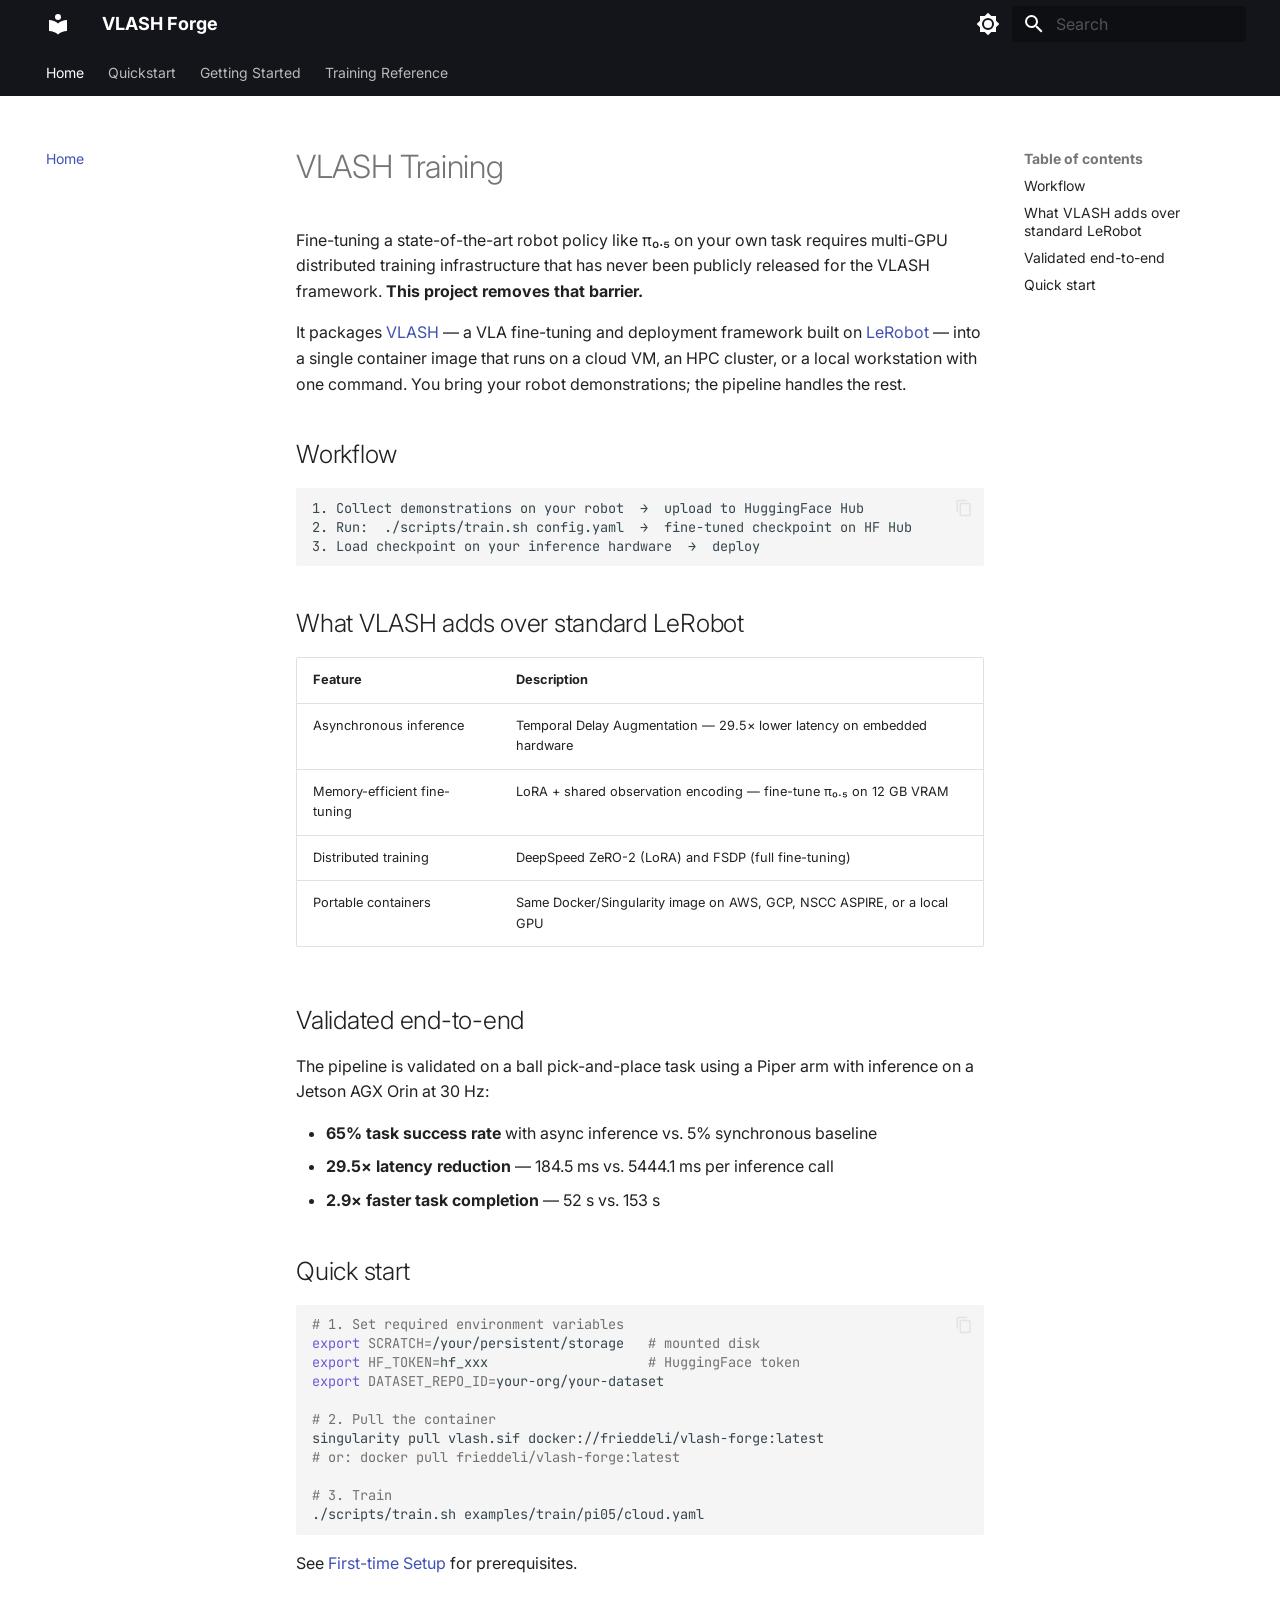
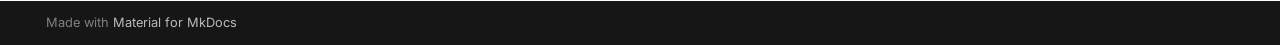
<file: index.html>
<!doctype html>
<html lang="en" class="no-js">
  <head>
    
      <meta charset="utf-8">
      <meta name="viewport" content="width=device-width,initial-scale=1">
      
        <meta name="description" content="Portable VLA fine-tuning on cloud and HPC — one command to train anywhere">
      
      
      
        <link rel="canonical" href="https://frieddeli.github.io/VLASH-Forge/">
      
      
      
        <link rel="next" href="quickstart/">
      
      
        
      
      
      <link rel="icon" href="assets/images/favicon.png">
      <meta name="generator" content="mkdocs-1.6.1, mkdocs-material-9.7.6">
    
    
      
        <title>VLASH Forge</title>
      
    
    
      <link rel="stylesheet" href="assets/stylesheets/main.484c7ddc.min.css">
      
        
        <link rel="stylesheet" href="assets/stylesheets/palette.ab4e12ef.min.css">
      
      


    
    
      
    
    
      
        
        
        <link rel="preconnect" href="https://fonts.gstatic.com" crossorigin>
        <link rel="stylesheet" href="https://fonts.googleapis.com/css?family=Inter:300,300i,400,400i,700,700i%7CJetBrains+Mono:400,400i,700,700i&display=fallback">
        <style>:root{--md-text-font:"Inter";--md-code-font:"JetBrains Mono"}</style>
      
    
    
      <link rel="stylesheet" href="stylesheets/extra.css">
    
    <script>__md_scope=new URL(".",location),__md_hash=e=>[...e].reduce(((e,_)=>(e<<5)-e+_.charCodeAt(0)),0),__md_get=(e,_=localStorage,t=__md_scope)=>JSON.parse(_.getItem(t.pathname+"."+e)),__md_set=(e,_,t=localStorage,a=__md_scope)=>{try{t.setItem(a.pathname+"."+e,JSON.stringify(_))}catch(e){}}</script>
    
      

    
    
  </head>
  
  
    
    
      
    
    
    
    
    <body dir="ltr" data-md-color-scheme="default" data-md-color-primary="black" data-md-color-accent="deep-orange">
  
    
    <input class="md-toggle" data-md-toggle="drawer" type="checkbox" id="__drawer" autocomplete="off">
    <input class="md-toggle" data-md-toggle="search" type="checkbox" id="__search" autocomplete="off">
    <label class="md-overlay" for="__drawer"></label>
    <div data-md-component="skip">
      
        
        <a href="#vlash-training" class="md-skip">
          Skip to content
        </a>
      
    </div>
    <div data-md-component="announce">
      
    </div>
    
    
      

<header class="md-header" data-md-component="header">
  <nav class="md-header__inner md-grid" aria-label="Header">
    <a href="." title="VLASH Forge" class="md-header__button md-logo" aria-label="VLASH Forge" data-md-component="logo">
      
  
  <svg xmlns="http://www.w3.org/2000/svg" viewBox="0 0 24 24"><path d="M12 8a3 3 0 0 0 3-3 3 3 0 0 0-3-3 3 3 0 0 0-3 3 3 3 0 0 0 3 3m0 3.54C9.64 9.35 6.5 8 3 8v11c3.5 0 6.64 1.35 9 3.54 2.36-2.19 5.5-3.54 9-3.54V8c-3.5 0-6.64 1.35-9 3.54"/></svg>

    </a>
    <label class="md-header__button md-icon" for="__drawer">
      
      <svg xmlns="http://www.w3.org/2000/svg" viewBox="0 0 24 24"><path d="M3 6h18v2H3zm0 5h18v2H3zm0 5h18v2H3z"/></svg>
    </label>
    <div class="md-header__title" data-md-component="header-title">
      <div class="md-header__ellipsis">
        <div class="md-header__topic">
          <span class="md-ellipsis">
            VLASH Forge
          </span>
        </div>
        <div class="md-header__topic" data-md-component="header-topic">
          <span class="md-ellipsis">
            
              Home
            
          </span>
        </div>
      </div>
    </div>
    
      
        <form class="md-header__option" data-md-component="palette">
  
    
    
    
    <input class="md-option" data-md-color-media="" data-md-color-scheme="default" data-md-color-primary="black" data-md-color-accent="deep-orange"  aria-label="Switch to dark mode"  type="radio" name="__palette" id="__palette_0">
    
      <label class="md-header__button md-icon" title="Switch to dark mode" for="__palette_1" hidden>
        <svg xmlns="http://www.w3.org/2000/svg" viewBox="0 0 24 24"><path d="M12 8a4 4 0 0 0-4 4 4 4 0 0 0 4 4 4 4 0 0 0 4-4 4 4 0 0 0-4-4m0 10a6 6 0 0 1-6-6 6 6 0 0 1 6-6 6 6 0 0 1 6 6 6 6 0 0 1-6 6m8-9.31V4h-4.69L12 .69 8.69 4H4v4.69L.69 12 4 15.31V20h4.69L12 23.31 15.31 20H20v-4.69L23.31 12z"/></svg>
      </label>
    
  
    
    
    
    <input class="md-option" data-md-color-media="" data-md-color-scheme="slate" data-md-color-primary="black" data-md-color-accent="deep-orange"  aria-label="Switch to light mode"  type="radio" name="__palette" id="__palette_1">
    
      <label class="md-header__button md-icon" title="Switch to light mode" for="__palette_0" hidden>
        <svg xmlns="http://www.w3.org/2000/svg" viewBox="0 0 24 24"><path d="M12 18c-.89 0-1.74-.2-2.5-.55C11.56 16.5 13 14.42 13 12s-1.44-4.5-3.5-5.45C10.26 6.2 11.11 6 12 6a6 6 0 0 1 6 6 6 6 0 0 1-6 6m8-9.31V4h-4.69L12 .69 8.69 4H4v4.69L.69 12 4 15.31V20h4.69L12 23.31 15.31 20H20v-4.69L23.31 12z"/></svg>
      </label>
    
  
</form>
      
    
    
      <script>var palette=__md_get("__palette");if(palette&&palette.color){if("(prefers-color-scheme)"===palette.color.media){var media=matchMedia("(prefers-color-scheme: light)"),input=document.querySelector(media.matches?"[data-md-color-media='(prefers-color-scheme: light)']":"[data-md-color-media='(prefers-color-scheme: dark)']");palette.color.media=input.getAttribute("data-md-color-media"),palette.color.scheme=input.getAttribute("data-md-color-scheme"),palette.color.primary=input.getAttribute("data-md-color-primary"),palette.color.accent=input.getAttribute("data-md-color-accent")}for(var[key,value]of Object.entries(palette.color))document.body.setAttribute("data-md-color-"+key,value)}</script>
    
    
    
      
      
        <label class="md-header__button md-icon" for="__search">
          
          <svg xmlns="http://www.w3.org/2000/svg" viewBox="0 0 24 24"><path d="M9.5 3A6.5 6.5 0 0 1 16 9.5c0 1.61-.59 3.09-1.56 4.23l.27.27h.79l5 5-1.5 1.5-5-5v-.79l-.27-.27A6.52 6.52 0 0 1 9.5 16 6.5 6.5 0 0 1 3 9.5 6.5 6.5 0 0 1 9.5 3m0 2C7 5 5 7 5 9.5S7 14 9.5 14 14 12 14 9.5 12 5 9.5 5"/></svg>
        </label>
        <div class="md-search" data-md-component="search" role="dialog">
  <label class="md-search__overlay" for="__search"></label>
  <div class="md-search__inner" role="search">
    <form class="md-search__form" name="search">
      <input type="text" class="md-search__input" name="query" aria-label="Search" placeholder="Search" autocapitalize="off" autocorrect="off" autocomplete="off" spellcheck="false" data-md-component="search-query" required>
      <label class="md-search__icon md-icon" for="__search">
        
        <svg xmlns="http://www.w3.org/2000/svg" viewBox="0 0 24 24"><path d="M9.5 3A6.5 6.5 0 0 1 16 9.5c0 1.61-.59 3.09-1.56 4.23l.27.27h.79l5 5-1.5 1.5-5-5v-.79l-.27-.27A6.52 6.52 0 0 1 9.5 16 6.5 6.5 0 0 1 3 9.5 6.5 6.5 0 0 1 9.5 3m0 2C7 5 5 7 5 9.5S7 14 9.5 14 14 12 14 9.5 12 5 9.5 5"/></svg>
        
        <svg xmlns="http://www.w3.org/2000/svg" viewBox="0 0 24 24"><path d="M20 11v2H8l5.5 5.5-1.42 1.42L4.16 12l7.92-7.92L13.5 5.5 8 11z"/></svg>
      </label>
      <nav class="md-search__options" aria-label="Search">
        
        <button type="reset" class="md-search__icon md-icon" title="Clear" aria-label="Clear" tabindex="-1">
          
          <svg xmlns="http://www.w3.org/2000/svg" viewBox="0 0 24 24"><path d="M19 6.41 17.59 5 12 10.59 6.41 5 5 6.41 10.59 12 5 17.59 6.41 19 12 13.41 17.59 19 19 17.59 13.41 12z"/></svg>
        </button>
      </nav>
      
    </form>
    <div class="md-search__output">
      <div class="md-search__scrollwrap" tabindex="0" data-md-scrollfix>
        <div class="md-search-result" data-md-component="search-result">
          <div class="md-search-result__meta">
            Initializing search
          </div>
          <ol class="md-search-result__list" role="presentation"></ol>
        </div>
      </div>
    </div>
  </div>
</div>
      
    
    
  </nav>
  
</header>
    
    <div class="md-container" data-md-component="container">
      
      
        
          
            
<nav class="md-tabs" aria-label="Tabs" data-md-component="tabs">
  <div class="md-grid">
    <ul class="md-tabs__list">
      
        
  
  
  
    
  
  
    <li class="md-tabs__item md-tabs__item--active">
      <a href="." class="md-tabs__link">
        
  
  
    
  
  Home

      </a>
    </li>
  

      
        
  
  
  
  
    <li class="md-tabs__item">
      <a href="quickstart/" class="md-tabs__link">
        
  
  
    
  
  Quickstart

      </a>
    </li>
  

      
        
  
  
  
  
    
    
      <li class="md-tabs__item">
        <a href="setup/" class="md-tabs__link">
          
  
  
  Getting Started

        </a>
      </li>
    
  

      
        
  
  
  
  
    
    
      <li class="md-tabs__item">
        <a href="backends/" class="md-tabs__link">
          
  
  
  Training Reference

        </a>
      </li>
    
  

      
    </ul>
  </div>
</nav>
          
        
      
      <main class="md-main" data-md-component="main">
        <div class="md-main__inner md-grid">
          
            
              
              <div class="md-sidebar md-sidebar--primary" data-md-component="sidebar" data-md-type="navigation" >
                <div class="md-sidebar__scrollwrap">
                  <div class="md-sidebar__inner">
                    


  


<nav class="md-nav md-nav--primary md-nav--lifted" aria-label="Navigation" data-md-level="0">
  <label class="md-nav__title" for="__drawer">
    <a href="." title="VLASH Forge" class="md-nav__button md-logo" aria-label="VLASH Forge" data-md-component="logo">
      
  
  <svg xmlns="http://www.w3.org/2000/svg" viewBox="0 0 24 24"><path d="M12 8a3 3 0 0 0 3-3 3 3 0 0 0-3-3 3 3 0 0 0-3 3 3 3 0 0 0 3 3m0 3.54C9.64 9.35 6.5 8 3 8v11c3.5 0 6.64 1.35 9 3.54 2.36-2.19 5.5-3.54 9-3.54V8c-3.5 0-6.64 1.35-9 3.54"/></svg>

    </a>
    VLASH Forge
  </label>
  
  <ul class="md-nav__list" data-md-scrollfix>
    
      
      
  
  
    
  
  
  
    <li class="md-nav__item md-nav__item--active">
      
      <input class="md-nav__toggle md-toggle" type="checkbox" id="__toc">
      
      
        
      
      
        <label class="md-nav__link md-nav__link--active" for="__toc">
          
  
  
  <span class="md-ellipsis">
    
  
    Home
  

    
  </span>
  
  

          <span class="md-nav__icon md-icon"></span>
        </label>
      
      <a href="." class="md-nav__link md-nav__link--active">
        
  
  
  <span class="md-ellipsis">
    
  
    Home
  

    
  </span>
  
  

      </a>
      
        

<nav class="md-nav md-nav--secondary" aria-label="Table of contents">
  
  
  
    
  
  
    <label class="md-nav__title" for="__toc">
      <span class="md-nav__icon md-icon"></span>
      Table of contents
    </label>
    <ul class="md-nav__list" data-md-component="toc" data-md-scrollfix>
      
        <li class="md-nav__item">
  <a href="#workflow" class="md-nav__link">
    <span class="md-ellipsis">
      
        Workflow
      
    </span>
  </a>
  
</li>
      
        <li class="md-nav__item">
  <a href="#what-vlash-adds-over-standard-lerobot" class="md-nav__link">
    <span class="md-ellipsis">
      
        What VLASH adds over standard LeRobot
      
    </span>
  </a>
  
</li>
      
        <li class="md-nav__item">
  <a href="#validated-end-to-end" class="md-nav__link">
    <span class="md-ellipsis">
      
        Validated end-to-end
      
    </span>
  </a>
  
</li>
      
        <li class="md-nav__item">
  <a href="#quick-start" class="md-nav__link">
    <span class="md-ellipsis">
      
        Quick start
      
    </span>
  </a>
  
</li>
      
    </ul>
  
</nav>
      
    </li>
  

    
      
      
  
  
  
  
    <li class="md-nav__item">
      <a href="quickstart/" class="md-nav__link">
        
  
  
  <span class="md-ellipsis">
    
  
    Quickstart
  

    
  </span>
  
  

      </a>
    </li>
  

    
      
      
  
  
  
  
    
    
    
    
      
      
        
      
    
    
    <li class="md-nav__item md-nav__item--nested">
      
        
        
        <input class="md-nav__toggle md-toggle " type="checkbox" id="__nav_3" >
        
          
          <label class="md-nav__link" for="__nav_3" id="__nav_3_label" tabindex="0">
            
  
  
  <span class="md-ellipsis">
    
  
    Getting Started
  

    
  </span>
  
  

            <span class="md-nav__icon md-icon"></span>
          </label>
        
        <nav class="md-nav" data-md-level="1" aria-labelledby="__nav_3_label" aria-expanded="false">
          <label class="md-nav__title" for="__nav_3">
            <span class="md-nav__icon md-icon"></span>
            
  
    Getting Started
  

          </label>
          <ul class="md-nav__list" data-md-scrollfix>
            
              
                
  
  
  
  
    <li class="md-nav__item">
      <a href="setup/" class="md-nav__link">
        
  
  
  <span class="md-ellipsis">
    
  
    First-time Setup
  

    
  </span>
  
  

      </a>
    </li>
  

              
            
              
                
  
  
  
  
    <li class="md-nav__item">
      <a href="storage/" class="md-nav__link">
        
  
  
  <span class="md-ellipsis">
    
  
    Storage Setup
  

    
  </span>
  
  

      </a>
    </li>
  

              
            
              
                
  
  
  
  
    <li class="md-nav__item">
      <a href="running/" class="md-nav__link">
        
  
  
  <span class="md-ellipsis">
    
  
    Running Training
  

    
  </span>
  
  

      </a>
    </li>
  

              
            
          </ul>
        </nav>
      
    </li>
  

    
      
      
  
  
  
  
    
    
    
    
      
      
        
      
    
    
    <li class="md-nav__item md-nav__item--nested">
      
        
        
        <input class="md-nav__toggle md-toggle " type="checkbox" id="__nav_4" >
        
          
          <label class="md-nav__link" for="__nav_4" id="__nav_4_label" tabindex="0">
            
  
  
  <span class="md-ellipsis">
    
  
    Training Reference
  

    
  </span>
  
  

            <span class="md-nav__icon md-icon"></span>
          </label>
        
        <nav class="md-nav" data-md-level="1" aria-labelledby="__nav_4_label" aria-expanded="false">
          <label class="md-nav__title" for="__nav_4">
            <span class="md-nav__icon md-icon"></span>
            
  
    Training Reference
  

          </label>
          <ul class="md-nav__list" data-md-scrollfix>
            
              
                
  
  
  
  
    <li class="md-nav__item">
      <a href="backends/" class="md-nav__link">
        
  
  
  <span class="md-ellipsis">
    
  
    Backends (DeepSpeed / FSDP)
  

    
  </span>
  
  

      </a>
    </li>
  

              
            
              
                
  
  
  
  
    <li class="md-nav__item">
      <a href="gpu/" class="md-nav__link">
        
  
  
  <span class="md-ellipsis">
    
  
    GPU Requirements
  

    
  </span>
  
  

      </a>
    </li>
  

              
            
              
                
  
  
  
  
    <li class="md-nav__item">
      <a href="config/" class="md-nav__link">
        
  
  
  <span class="md-ellipsis">
    
  
    Config Reference
  

    
  </span>
  
  

      </a>
    </li>
  

              
            
              
                
  
  
  
  
    <li class="md-nav__item">
      <a href="env-vars/" class="md-nav__link">
        
  
  
  <span class="md-ellipsis">
    
  
    Environment Variables
  

    
  </span>
  
  

      </a>
    </li>
  

              
            
          </ul>
        </nav>
      
    </li>
  

    
  </ul>
</nav>
                  </div>
                </div>
              </div>
            
            
              
              <div class="md-sidebar md-sidebar--secondary" data-md-component="sidebar" data-md-type="toc" >
                <div class="md-sidebar__scrollwrap">
                  <div class="md-sidebar__inner">
                    

<nav class="md-nav md-nav--secondary" aria-label="Table of contents">
  
  
  
    
  
  
    <label class="md-nav__title" for="__toc">
      <span class="md-nav__icon md-icon"></span>
      Table of contents
    </label>
    <ul class="md-nav__list" data-md-component="toc" data-md-scrollfix>
      
        <li class="md-nav__item">
  <a href="#workflow" class="md-nav__link">
    <span class="md-ellipsis">
      
        Workflow
      
    </span>
  </a>
  
</li>
      
        <li class="md-nav__item">
  <a href="#what-vlash-adds-over-standard-lerobot" class="md-nav__link">
    <span class="md-ellipsis">
      
        What VLASH adds over standard LeRobot
      
    </span>
  </a>
  
</li>
      
        <li class="md-nav__item">
  <a href="#validated-end-to-end" class="md-nav__link">
    <span class="md-ellipsis">
      
        Validated end-to-end
      
    </span>
  </a>
  
</li>
      
        <li class="md-nav__item">
  <a href="#quick-start" class="md-nav__link">
    <span class="md-ellipsis">
      
        Quick start
      
    </span>
  </a>
  
</li>
      
    </ul>
  
</nav>
                  </div>
                </div>
              </div>
            
          
          
            <div class="md-content" data-md-component="content">
              
              <article class="md-content__inner md-typeset">
                
                  



<h1 id="vlash-training">VLASH Training</h1>
<p>Fine-tuning a state-of-the-art robot policy like π₀.₅ on your own task requires
multi-GPU distributed training infrastructure that has never been publicly released
for the VLASH framework. <strong>This project removes that barrier.</strong></p>
<p>It packages <a href="https://arxiv.org/abs/2512.01031">VLASH</a> — a VLA fine-tuning and
deployment framework built on <a href="https://github.com/huggingface/lerobot">LeRobot</a>
— into a single container image that runs on a cloud VM, an HPC cluster, or a
local workstation with one command. You bring your robot demonstrations; the
pipeline handles the rest.</p>
<h2 id="workflow">Workflow</h2>
<div class="highlight"><pre><span></span><code><a id="__codelineno-0-1" name="__codelineno-0-1" href="#__codelineno-0-1"></a>1. Collect demonstrations on your robot  →  upload to HuggingFace Hub
<a id="__codelineno-0-2" name="__codelineno-0-2" href="#__codelineno-0-2"></a>2. Run:  ./scripts/train.sh config.yaml  →  fine-tuned checkpoint on HF Hub
<a id="__codelineno-0-3" name="__codelineno-0-3" href="#__codelineno-0-3"></a>3. Load checkpoint on your inference hardware  →  deploy
</code></pre></div>
<h2 id="what-vlash-adds-over-standard-lerobot">What VLASH adds over standard LeRobot</h2>
<table>
<thead>
<tr>
<th>Feature</th>
<th>Description</th>
</tr>
</thead>
<tbody>
<tr>
<td>Asynchronous inference</td>
<td>Temporal Delay Augmentation — 29.5× lower latency on embedded hardware</td>
</tr>
<tr>
<td>Memory-efficient fine-tuning</td>
<td>LoRA + shared observation encoding — fine-tune π₀.₅ on 12 GB VRAM</td>
</tr>
<tr>
<td>Distributed training</td>
<td>DeepSpeed ZeRO-2 (LoRA) and FSDP (full fine-tuning)</td>
</tr>
<tr>
<td>Portable containers</td>
<td>Same Docker/Singularity image on AWS, GCP, NSCC ASPIRE, or a local GPU</td>
</tr>
</tbody>
</table>
<h2 id="validated-end-to-end">Validated end-to-end</h2>
<p>The pipeline is validated on a ball pick-and-place task using a Piper arm with
inference on a Jetson AGX Orin at 30 Hz:</p>
<ul>
<li><strong>65% task success rate</strong> with async inference vs. 5% synchronous baseline</li>
<li><strong>29.5× latency reduction</strong> — 184.5 ms vs. 5444.1 ms per inference call</li>
<li><strong>2.9× faster task completion</strong> — 52 s vs. 153 s</li>
</ul>
<h2 id="quick-start">Quick start</h2>
<div class="highlight"><pre><span></span><code><a id="__codelineno-1-1" name="__codelineno-1-1" href="#__codelineno-1-1"></a><span class="c1"># 1. Set required environment variables</span>
<a id="__codelineno-1-2" name="__codelineno-1-2" href="#__codelineno-1-2"></a><span class="nb">export</span><span class="w"> </span><span class="nv">SCRATCH</span><span class="o">=</span>/your/persistent/storage<span class="w">   </span><span class="c1"># mounted disk</span>
<a id="__codelineno-1-3" name="__codelineno-1-3" href="#__codelineno-1-3"></a><span class="nb">export</span><span class="w"> </span><span class="nv">HF_TOKEN</span><span class="o">=</span>hf_xxx<span class="w">                    </span><span class="c1"># HuggingFace token</span>
<a id="__codelineno-1-4" name="__codelineno-1-4" href="#__codelineno-1-4"></a><span class="nb">export</span><span class="w"> </span><span class="nv">DATASET_REPO_ID</span><span class="o">=</span>your-org/your-dataset
<a id="__codelineno-1-5" name="__codelineno-1-5" href="#__codelineno-1-5"></a>
<a id="__codelineno-1-6" name="__codelineno-1-6" href="#__codelineno-1-6"></a><span class="c1"># 2. Pull the container</span>
<a id="__codelineno-1-7" name="__codelineno-1-7" href="#__codelineno-1-7"></a>singularity<span class="w"> </span>pull<span class="w"> </span>vlash.sif<span class="w"> </span>docker://frieddeli/vlash-forge:latest
<a id="__codelineno-1-8" name="__codelineno-1-8" href="#__codelineno-1-8"></a><span class="c1"># or: docker pull frieddeli/vlash-forge:latest</span>
<a id="__codelineno-1-9" name="__codelineno-1-9" href="#__codelineno-1-9"></a>
<a id="__codelineno-1-10" name="__codelineno-1-10" href="#__codelineno-1-10"></a><span class="c1"># 3. Train</span>
<a id="__codelineno-1-11" name="__codelineno-1-11" href="#__codelineno-1-11"></a>./scripts/train.sh<span class="w"> </span>examples/train/pi05/cloud.yaml
</code></pre></div>
<p>See <a href="setup/">First-time Setup</a> for prerequisites.</p>












                
              </article>
            </div>
          
          
<script>var target=document.getElementById(location.hash.slice(1));target&&target.name&&(target.checked=target.name.startsWith("__tabbed_"))</script>
        </div>
        
          <button type="button" class="md-top md-icon" data-md-component="top" hidden>
  
  <svg xmlns="http://www.w3.org/2000/svg" viewBox="0 0 24 24"><path d="M13 20h-2V8l-5.5 5.5-1.42-1.42L12 4.16l7.92 7.92-1.42 1.42L13 8z"/></svg>
  Back to top
</button>
        
      </main>
      
        <footer class="md-footer">
  
  <div class="md-footer-meta md-typeset">
    <div class="md-footer-meta__inner md-grid">
      <div class="md-copyright">
  
  
    Made with
    <a href="https://squidfunk.github.io/mkdocs-material/" target="_blank" rel="noopener">
      Material for MkDocs
    </a>
  
</div>
      
    </div>
  </div>
</footer>
      
    </div>
    <div class="md-dialog" data-md-component="dialog">
      <div class="md-dialog__inner md-typeset"></div>
    </div>
    
    
    
      
      
      <script id="__config" type="application/json">{"annotate": null, "base": ".", "features": ["navigation.tabs", "navigation.sections", "navigation.top", "content.code.copy", "content.code.annotate"], "search": "assets/javascripts/workers/search.2c215733.min.js", "tags": null, "translations": {"clipboard.copied": "Copied to clipboard", "clipboard.copy": "Copy to clipboard", "search.result.more.one": "1 more on this page", "search.result.more.other": "# more on this page", "search.result.none": "No matching documents", "search.result.one": "1 matching document", "search.result.other": "# matching documents", "search.result.placeholder": "Type to start searching", "search.result.term.missing": "Missing", "select.version": "Select version"}, "version": null}</script>
    
    
      <script src="assets/javascripts/bundle.79ae519e.min.js"></script>
      
    
  </body>
</html>
</file>
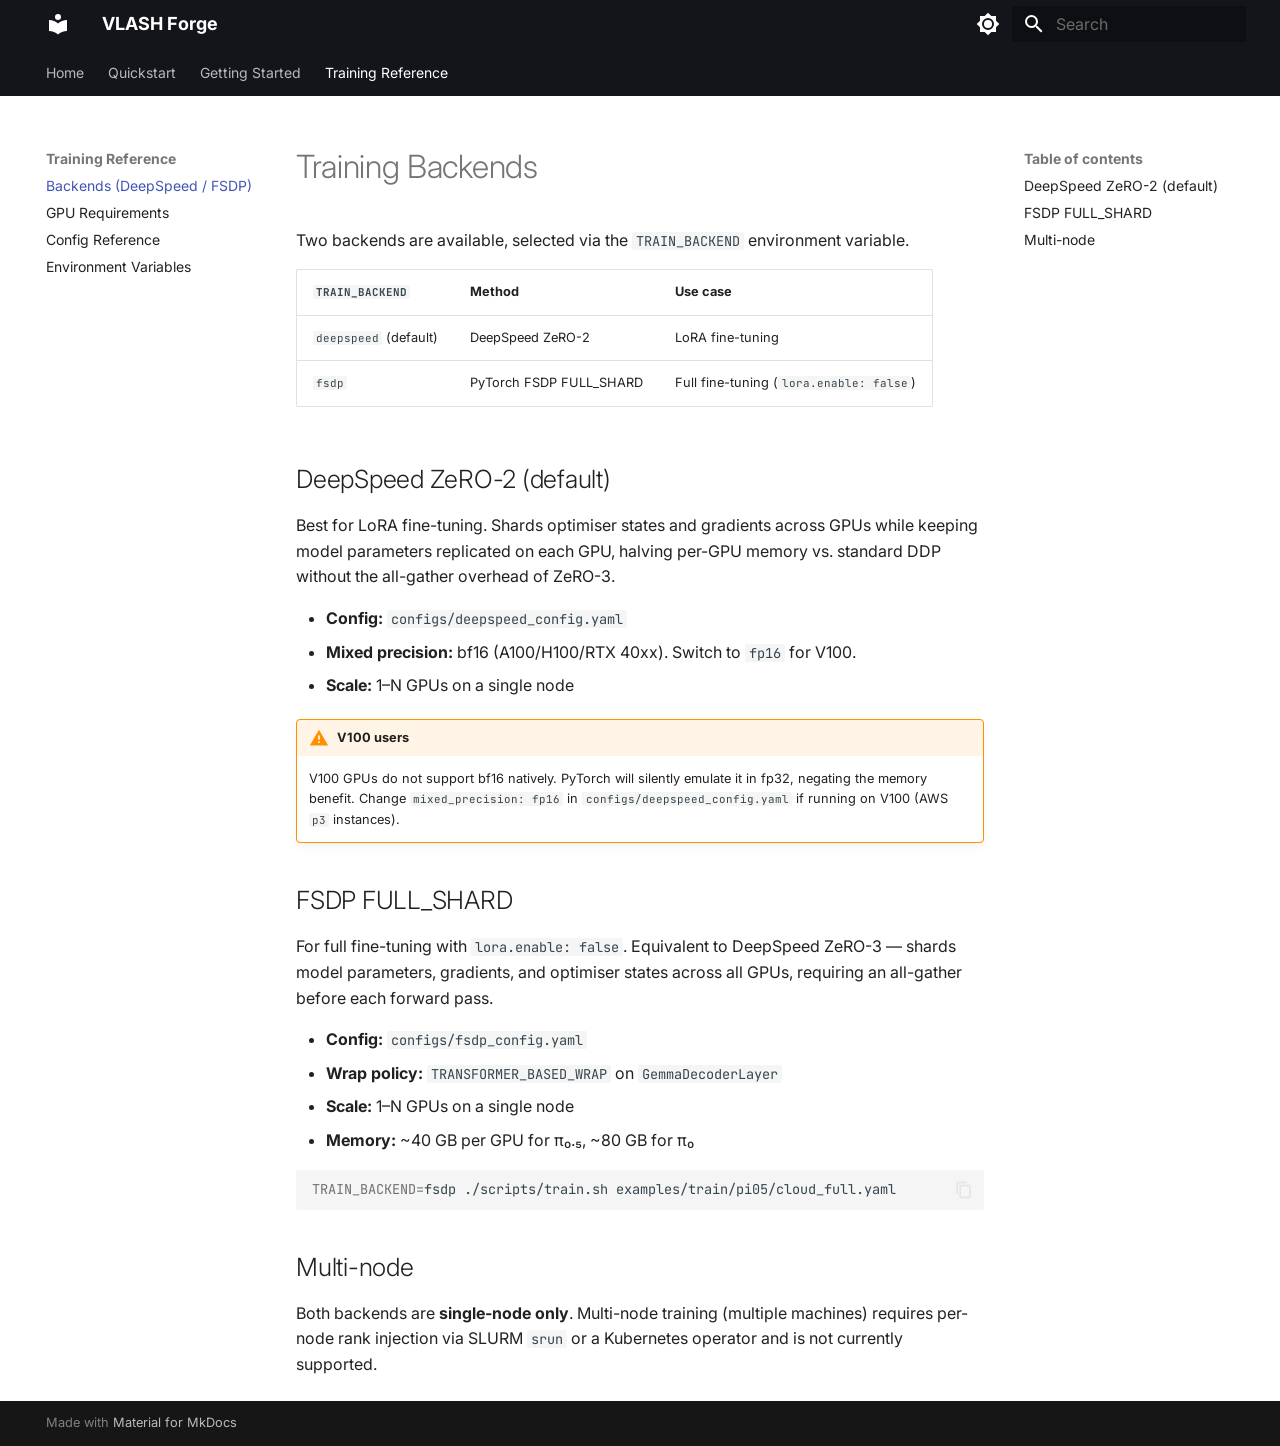
<file: backends/index.html>
<!doctype html>
<html lang="en" class="no-js">
  <head>
    
      <meta charset="utf-8">
      <meta name="viewport" content="width=device-width,initial-scale=1">
      
        <meta name="description" content="Portable VLA fine-tuning on cloud and HPC — one command to train anywhere">
      
      
      
        <link rel="canonical" href="https://frieddeli.github.io/VLASH-Forge/backends/">
      
      
        <link rel="prev" href="../running/">
      
      
        <link rel="next" href="../gpu/">
      
      
        
      
      
      <link rel="icon" href="../assets/images/favicon.png">
      <meta name="generator" content="mkdocs-1.6.1, mkdocs-material-9.7.6">
    
    
      
        <title>Backends (DeepSpeed / FSDP) - VLASH Forge</title>
      
    
    
      <link rel="stylesheet" href="../assets/stylesheets/main.484c7ddc.min.css">
      
        
        <link rel="stylesheet" href="../assets/stylesheets/palette.ab4e12ef.min.css">
      
      


    
    
      
    
    
      
        
        
        <link rel="preconnect" href="https://fonts.gstatic.com" crossorigin>
        <link rel="stylesheet" href="https://fonts.googleapis.com/css?family=Inter:300,300i,400,400i,700,700i%7CJetBrains+Mono:400,400i,700,700i&display=fallback">
        <style>:root{--md-text-font:"Inter";--md-code-font:"JetBrains Mono"}</style>
      
    
    
      <link rel="stylesheet" href="../stylesheets/extra.css">
    
    <script>__md_scope=new URL("..",location),__md_hash=e=>[...e].reduce(((e,_)=>(e<<5)-e+_.charCodeAt(0)),0),__md_get=(e,_=localStorage,t=__md_scope)=>JSON.parse(_.getItem(t.pathname+"."+e)),__md_set=(e,_,t=localStorage,a=__md_scope)=>{try{t.setItem(a.pathname+"."+e,JSON.stringify(_))}catch(e){}}</script>
    
      

    
    
  </head>
  
  
    
    
      
    
    
    
    
    <body dir="ltr" data-md-color-scheme="default" data-md-color-primary="black" data-md-color-accent="deep-orange">
  
    
    <input class="md-toggle" data-md-toggle="drawer" type="checkbox" id="__drawer" autocomplete="off">
    <input class="md-toggle" data-md-toggle="search" type="checkbox" id="__search" autocomplete="off">
    <label class="md-overlay" for="__drawer"></label>
    <div data-md-component="skip">
      
        
        <a href="#training-backends" class="md-skip">
          Skip to content
        </a>
      
    </div>
    <div data-md-component="announce">
      
    </div>
    
    
      

<header class="md-header" data-md-component="header">
  <nav class="md-header__inner md-grid" aria-label="Header">
    <a href=".." title="VLASH Forge" class="md-header__button md-logo" aria-label="VLASH Forge" data-md-component="logo">
      
  
  <svg xmlns="http://www.w3.org/2000/svg" viewBox="0 0 24 24"><path d="M12 8a3 3 0 0 0 3-3 3 3 0 0 0-3-3 3 3 0 0 0-3 3 3 3 0 0 0 3 3m0 3.54C9.64 9.35 6.5 8 3 8v11c3.5 0 6.64 1.35 9 3.54 2.36-2.19 5.5-3.54 9-3.54V8c-3.5 0-6.64 1.35-9 3.54"/></svg>

    </a>
    <label class="md-header__button md-icon" for="__drawer">
      
      <svg xmlns="http://www.w3.org/2000/svg" viewBox="0 0 24 24"><path d="M3 6h18v2H3zm0 5h18v2H3zm0 5h18v2H3z"/></svg>
    </label>
    <div class="md-header__title" data-md-component="header-title">
      <div class="md-header__ellipsis">
        <div class="md-header__topic">
          <span class="md-ellipsis">
            VLASH Forge
          </span>
        </div>
        <div class="md-header__topic" data-md-component="header-topic">
          <span class="md-ellipsis">
            
              Backends (DeepSpeed / FSDP)
            
          </span>
        </div>
      </div>
    </div>
    
      
        <form class="md-header__option" data-md-component="palette">
  
    
    
    
    <input class="md-option" data-md-color-media="" data-md-color-scheme="default" data-md-color-primary="black" data-md-color-accent="deep-orange"  aria-label="Switch to dark mode"  type="radio" name="__palette" id="__palette_0">
    
      <label class="md-header__button md-icon" title="Switch to dark mode" for="__palette_1" hidden>
        <svg xmlns="http://www.w3.org/2000/svg" viewBox="0 0 24 24"><path d="M12 8a4 4 0 0 0-4 4 4 4 0 0 0 4 4 4 4 0 0 0 4-4 4 4 0 0 0-4-4m0 10a6 6 0 0 1-6-6 6 6 0 0 1 6-6 6 6 0 0 1 6 6 6 6 0 0 1-6 6m8-9.31V4h-4.69L12 .69 8.69 4H4v4.69L.69 12 4 15.31V20h4.69L12 23.31 15.31 20H20v-4.69L23.31 12z"/></svg>
      </label>
    
  
    
    
    
    <input class="md-option" data-md-color-media="" data-md-color-scheme="slate" data-md-color-primary="black" data-md-color-accent="deep-orange"  aria-label="Switch to light mode"  type="radio" name="__palette" id="__palette_1">
    
      <label class="md-header__button md-icon" title="Switch to light mode" for="__palette_0" hidden>
        <svg xmlns="http://www.w3.org/2000/svg" viewBox="0 0 24 24"><path d="M12 18c-.89 0-1.74-.2-2.5-.55C11.56 16.5 13 14.42 13 12s-1.44-4.5-3.5-5.45C10.26 6.2 11.11 6 12 6a6 6 0 0 1 6 6 6 6 0 0 1-6 6m8-9.31V4h-4.69L12 .69 8.69 4H4v4.69L.69 12 4 15.31V20h4.69L12 23.31 15.31 20H20v-4.69L23.31 12z"/></svg>
      </label>
    
  
</form>
      
    
    
      <script>var palette=__md_get("__palette");if(palette&&palette.color){if("(prefers-color-scheme)"===palette.color.media){var media=matchMedia("(prefers-color-scheme: light)"),input=document.querySelector(media.matches?"[data-md-color-media='(prefers-color-scheme: light)']":"[data-md-color-media='(prefers-color-scheme: dark)']");palette.color.media=input.getAttribute("data-md-color-media"),palette.color.scheme=input.getAttribute("data-md-color-scheme"),palette.color.primary=input.getAttribute("data-md-color-primary"),palette.color.accent=input.getAttribute("data-md-color-accent")}for(var[key,value]of Object.entries(palette.color))document.body.setAttribute("data-md-color-"+key,value)}</script>
    
    
    
      
      
        <label class="md-header__button md-icon" for="__search">
          
          <svg xmlns="http://www.w3.org/2000/svg" viewBox="0 0 24 24"><path d="M9.5 3A6.5 6.5 0 0 1 16 9.5c0 1.61-.59 3.09-1.56 4.23l.27.27h.79l5 5-1.5 1.5-5-5v-.79l-.27-.27A6.52 6.52 0 0 1 9.5 16 6.5 6.5 0 0 1 3 9.5 6.5 6.5 0 0 1 9.5 3m0 2C7 5 5 7 5 9.5S7 14 9.5 14 14 12 14 9.5 12 5 9.5 5"/></svg>
        </label>
        <div class="md-search" data-md-component="search" role="dialog">
  <label class="md-search__overlay" for="__search"></label>
  <div class="md-search__inner" role="search">
    <form class="md-search__form" name="search">
      <input type="text" class="md-search__input" name="query" aria-label="Search" placeholder="Search" autocapitalize="off" autocorrect="off" autocomplete="off" spellcheck="false" data-md-component="search-query" required>
      <label class="md-search__icon md-icon" for="__search">
        
        <svg xmlns="http://www.w3.org/2000/svg" viewBox="0 0 24 24"><path d="M9.5 3A6.5 6.5 0 0 1 16 9.5c0 1.61-.59 3.09-1.56 4.23l.27.27h.79l5 5-1.5 1.5-5-5v-.79l-.27-.27A6.52 6.52 0 0 1 9.5 16 6.5 6.5 0 0 1 3 9.5 6.5 6.5 0 0 1 9.5 3m0 2C7 5 5 7 5 9.5S7 14 9.5 14 14 12 14 9.5 12 5 9.5 5"/></svg>
        
        <svg xmlns="http://www.w3.org/2000/svg" viewBox="0 0 24 24"><path d="M20 11v2H8l5.5 5.5-1.42 1.42L4.16 12l7.92-7.92L13.5 5.5 8 11z"/></svg>
      </label>
      <nav class="md-search__options" aria-label="Search">
        
        <button type="reset" class="md-search__icon md-icon" title="Clear" aria-label="Clear" tabindex="-1">
          
          <svg xmlns="http://www.w3.org/2000/svg" viewBox="0 0 24 24"><path d="M19 6.41 17.59 5 12 10.59 6.41 5 5 6.41 10.59 12 5 17.59 6.41 19 12 13.41 17.59 19 19 17.59 13.41 12z"/></svg>
        </button>
      </nav>
      
    </form>
    <div class="md-search__output">
      <div class="md-search__scrollwrap" tabindex="0" data-md-scrollfix>
        <div class="md-search-result" data-md-component="search-result">
          <div class="md-search-result__meta">
            Initializing search
          </div>
          <ol class="md-search-result__list" role="presentation"></ol>
        </div>
      </div>
    </div>
  </div>
</div>
      
    
    
  </nav>
  
</header>
    
    <div class="md-container" data-md-component="container">
      
      
        
          
            
<nav class="md-tabs" aria-label="Tabs" data-md-component="tabs">
  <div class="md-grid">
    <ul class="md-tabs__list">
      
        
  
  
  
  
    <li class="md-tabs__item">
      <a href=".." class="md-tabs__link">
        
  
  
    
  
  Home

      </a>
    </li>
  

      
        
  
  
  
  
    <li class="md-tabs__item">
      <a href="../quickstart/" class="md-tabs__link">
        
  
  
    
  
  Quickstart

      </a>
    </li>
  

      
        
  
  
  
  
    
    
      <li class="md-tabs__item">
        <a href="../setup/" class="md-tabs__link">
          
  
  
  Getting Started

        </a>
      </li>
    
  

      
        
  
  
  
    
  
  
    
    
      <li class="md-tabs__item md-tabs__item--active">
        <a href="./" class="md-tabs__link">
          
  
  
  Training Reference

        </a>
      </li>
    
  

      
    </ul>
  </div>
</nav>
          
        
      
      <main class="md-main" data-md-component="main">
        <div class="md-main__inner md-grid">
          
            
              
              <div class="md-sidebar md-sidebar--primary" data-md-component="sidebar" data-md-type="navigation" >
                <div class="md-sidebar__scrollwrap">
                  <div class="md-sidebar__inner">
                    


  


<nav class="md-nav md-nav--primary md-nav--lifted" aria-label="Navigation" data-md-level="0">
  <label class="md-nav__title" for="__drawer">
    <a href=".." title="VLASH Forge" class="md-nav__button md-logo" aria-label="VLASH Forge" data-md-component="logo">
      
  
  <svg xmlns="http://www.w3.org/2000/svg" viewBox="0 0 24 24"><path d="M12 8a3 3 0 0 0 3-3 3 3 0 0 0-3-3 3 3 0 0 0-3 3 3 3 0 0 0 3 3m0 3.54C9.64 9.35 6.5 8 3 8v11c3.5 0 6.64 1.35 9 3.54 2.36-2.19 5.5-3.54 9-3.54V8c-3.5 0-6.64 1.35-9 3.54"/></svg>

    </a>
    VLASH Forge
  </label>
  
  <ul class="md-nav__list" data-md-scrollfix>
    
      
      
  
  
  
  
    <li class="md-nav__item">
      <a href=".." class="md-nav__link">
        
  
  
  <span class="md-ellipsis">
    
  
    Home
  

    
  </span>
  
  

      </a>
    </li>
  

    
      
      
  
  
  
  
    <li class="md-nav__item">
      <a href="../quickstart/" class="md-nav__link">
        
  
  
  <span class="md-ellipsis">
    
  
    Quickstart
  

    
  </span>
  
  

      </a>
    </li>
  

    
      
      
  
  
  
  
    
    
    
    
      
      
        
      
    
    
    <li class="md-nav__item md-nav__item--nested">
      
        
        
        <input class="md-nav__toggle md-toggle " type="checkbox" id="__nav_3" >
        
          
          <label class="md-nav__link" for="__nav_3" id="__nav_3_label" tabindex="0">
            
  
  
  <span class="md-ellipsis">
    
  
    Getting Started
  

    
  </span>
  
  

            <span class="md-nav__icon md-icon"></span>
          </label>
        
        <nav class="md-nav" data-md-level="1" aria-labelledby="__nav_3_label" aria-expanded="false">
          <label class="md-nav__title" for="__nav_3">
            <span class="md-nav__icon md-icon"></span>
            
  
    Getting Started
  

          </label>
          <ul class="md-nav__list" data-md-scrollfix>
            
              
                
  
  
  
  
    <li class="md-nav__item">
      <a href="../setup/" class="md-nav__link">
        
  
  
  <span class="md-ellipsis">
    
  
    First-time Setup
  

    
  </span>
  
  

      </a>
    </li>
  

              
            
              
                
  
  
  
  
    <li class="md-nav__item">
      <a href="../storage/" class="md-nav__link">
        
  
  
  <span class="md-ellipsis">
    
  
    Storage Setup
  

    
  </span>
  
  

      </a>
    </li>
  

              
            
              
                
  
  
  
  
    <li class="md-nav__item">
      <a href="../running/" class="md-nav__link">
        
  
  
  <span class="md-ellipsis">
    
  
    Running Training
  

    
  </span>
  
  

      </a>
    </li>
  

              
            
          </ul>
        </nav>
      
    </li>
  

    
      
      
  
  
    
  
  
  
    
    
    
    
      
        
        
      
      
        
      
    
    
    <li class="md-nav__item md-nav__item--active md-nav__item--section md-nav__item--nested">
      
        
        
        <input class="md-nav__toggle md-toggle " type="checkbox" id="__nav_4" checked>
        
          
          <label class="md-nav__link" for="__nav_4" id="__nav_4_label" tabindex="">
            
  
  
  <span class="md-ellipsis">
    
  
    Training Reference
  

    
  </span>
  
  

            <span class="md-nav__icon md-icon"></span>
          </label>
        
        <nav class="md-nav" data-md-level="1" aria-labelledby="__nav_4_label" aria-expanded="true">
          <label class="md-nav__title" for="__nav_4">
            <span class="md-nav__icon md-icon"></span>
            
  
    Training Reference
  

          </label>
          <ul class="md-nav__list" data-md-scrollfix>
            
              
                
  
  
    
  
  
  
    <li class="md-nav__item md-nav__item--active">
      
      <input class="md-nav__toggle md-toggle" type="checkbox" id="__toc">
      
      
        
      
      
        <label class="md-nav__link md-nav__link--active" for="__toc">
          
  
  
  <span class="md-ellipsis">
    
  
    Backends (DeepSpeed / FSDP)
  

    
  </span>
  
  

          <span class="md-nav__icon md-icon"></span>
        </label>
      
      <a href="./" class="md-nav__link md-nav__link--active">
        
  
  
  <span class="md-ellipsis">
    
  
    Backends (DeepSpeed / FSDP)
  

    
  </span>
  
  

      </a>
      
        

<nav class="md-nav md-nav--secondary" aria-label="Table of contents">
  
  
  
    
  
  
    <label class="md-nav__title" for="__toc">
      <span class="md-nav__icon md-icon"></span>
      Table of contents
    </label>
    <ul class="md-nav__list" data-md-component="toc" data-md-scrollfix>
      
        <li class="md-nav__item">
  <a href="#deepspeed-zero-2-default" class="md-nav__link">
    <span class="md-ellipsis">
      
        DeepSpeed ZeRO-2 (default)
      
    </span>
  </a>
  
</li>
      
        <li class="md-nav__item">
  <a href="#fsdp-full_shard" class="md-nav__link">
    <span class="md-ellipsis">
      
        FSDP FULL_SHARD
      
    </span>
  </a>
  
</li>
      
        <li class="md-nav__item">
  <a href="#multi-node" class="md-nav__link">
    <span class="md-ellipsis">
      
        Multi-node
      
    </span>
  </a>
  
</li>
      
    </ul>
  
</nav>
      
    </li>
  

              
            
              
                
  
  
  
  
    <li class="md-nav__item">
      <a href="../gpu/" class="md-nav__link">
        
  
  
  <span class="md-ellipsis">
    
  
    GPU Requirements
  

    
  </span>
  
  

      </a>
    </li>
  

              
            
              
                
  
  
  
  
    <li class="md-nav__item">
      <a href="../config/" class="md-nav__link">
        
  
  
  <span class="md-ellipsis">
    
  
    Config Reference
  

    
  </span>
  
  

      </a>
    </li>
  

              
            
              
                
  
  
  
  
    <li class="md-nav__item">
      <a href="../env-vars/" class="md-nav__link">
        
  
  
  <span class="md-ellipsis">
    
  
    Environment Variables
  

    
  </span>
  
  

      </a>
    </li>
  

              
            
          </ul>
        </nav>
      
    </li>
  

    
  </ul>
</nav>
                  </div>
                </div>
              </div>
            
            
              
              <div class="md-sidebar md-sidebar--secondary" data-md-component="sidebar" data-md-type="toc" >
                <div class="md-sidebar__scrollwrap">
                  <div class="md-sidebar__inner">
                    

<nav class="md-nav md-nav--secondary" aria-label="Table of contents">
  
  
  
    
  
  
    <label class="md-nav__title" for="__toc">
      <span class="md-nav__icon md-icon"></span>
      Table of contents
    </label>
    <ul class="md-nav__list" data-md-component="toc" data-md-scrollfix>
      
        <li class="md-nav__item">
  <a href="#deepspeed-zero-2-default" class="md-nav__link">
    <span class="md-ellipsis">
      
        DeepSpeed ZeRO-2 (default)
      
    </span>
  </a>
  
</li>
      
        <li class="md-nav__item">
  <a href="#fsdp-full_shard" class="md-nav__link">
    <span class="md-ellipsis">
      
        FSDP FULL_SHARD
      
    </span>
  </a>
  
</li>
      
        <li class="md-nav__item">
  <a href="#multi-node" class="md-nav__link">
    <span class="md-ellipsis">
      
        Multi-node
      
    </span>
  </a>
  
</li>
      
    </ul>
  
</nav>
                  </div>
                </div>
              </div>
            
          
          
            <div class="md-content" data-md-component="content">
              
              <article class="md-content__inner md-typeset">
                
                  



<h1 id="training-backends">Training Backends</h1>
<p>Two backends are available, selected via the <code>TRAIN_BACKEND</code> environment variable.</p>
<table>
<thead>
<tr>
<th><code>TRAIN_BACKEND</code></th>
<th>Method</th>
<th>Use case</th>
</tr>
</thead>
<tbody>
<tr>
<td><code>deepspeed</code> (default)</td>
<td>DeepSpeed ZeRO-2</td>
<td>LoRA fine-tuning</td>
</tr>
<tr>
<td><code>fsdp</code></td>
<td>PyTorch FSDP FULL_SHARD</td>
<td>Full fine-tuning (<code>lora.enable: false</code>)</td>
</tr>
</tbody>
</table>
<h2 id="deepspeed-zero-2-default">DeepSpeed ZeRO-2 (default)</h2>
<p>Best for LoRA fine-tuning. Shards optimiser states and gradients across GPUs while
keeping model parameters replicated on each GPU, halving per-GPU memory vs. standard
DDP without the all-gather overhead of ZeRO-3.</p>
<ul>
<li><strong>Config:</strong> <code>configs/deepspeed_config.yaml</code></li>
<li><strong>Mixed precision:</strong> bf16 (A100/H100/RTX 40xx). Switch to <code>fp16</code> for V100.</li>
<li><strong>Scale:</strong> 1–N GPUs on a single node</li>
</ul>
<div class="admonition warning">
<p class="admonition-title">V100 users</p>
<p>V100 GPUs do not support bf16 natively. PyTorch will silently emulate it in
fp32, negating the memory benefit. Change <code>mixed_precision: fp16</code> in
<code>configs/deepspeed_config.yaml</code> if running on V100 (AWS <code>p3</code> instances).</p>
</div>
<h2 id="fsdp-full_shard">FSDP FULL_SHARD</h2>
<p>For full fine-tuning with <code>lora.enable: false</code>. Equivalent to DeepSpeed ZeRO-3 —
shards model parameters, gradients, and optimiser states across all GPUs, requiring
an all-gather before each forward pass.</p>
<ul>
<li><strong>Config:</strong> <code>configs/fsdp_config.yaml</code></li>
<li><strong>Wrap policy:</strong> <code>TRANSFORMER_BASED_WRAP</code> on <code>GemmaDecoderLayer</code></li>
<li><strong>Scale:</strong> 1–N GPUs on a single node</li>
<li><strong>Memory:</strong> ~40 GB per GPU for π₀.₅, ~80 GB for π₀</li>
</ul>
<div class="highlight"><pre><span></span><code><a id="__codelineno-0-1" name="__codelineno-0-1" href="#__codelineno-0-1"></a><span class="nv">TRAIN_BACKEND</span><span class="o">=</span>fsdp<span class="w"> </span>./scripts/train.sh<span class="w"> </span>examples/train/pi05/cloud_full.yaml
</code></pre></div>
<h2 id="multi-node">Multi-node</h2>
<p>Both backends are <strong>single-node only</strong>. Multi-node training (multiple machines)
requires per-node rank injection via SLURM <code>srun</code> or a Kubernetes operator and
is not currently supported.</p>












                
              </article>
            </div>
          
          
<script>var target=document.getElementById(location.hash.slice(1));target&&target.name&&(target.checked=target.name.startsWith("__tabbed_"))</script>
        </div>
        
          <button type="button" class="md-top md-icon" data-md-component="top" hidden>
  
  <svg xmlns="http://www.w3.org/2000/svg" viewBox="0 0 24 24"><path d="M13 20h-2V8l-5.5 5.5-1.42-1.42L12 4.16l7.92 7.92-1.42 1.42L13 8z"/></svg>
  Back to top
</button>
        
      </main>
      
        <footer class="md-footer">
  
  <div class="md-footer-meta md-typeset">
    <div class="md-footer-meta__inner md-grid">
      <div class="md-copyright">
  
  
    Made with
    <a href="https://squidfunk.github.io/mkdocs-material/" target="_blank" rel="noopener">
      Material for MkDocs
    </a>
  
</div>
      
    </div>
  </div>
</footer>
      
    </div>
    <div class="md-dialog" data-md-component="dialog">
      <div class="md-dialog__inner md-typeset"></div>
    </div>
    
    
    
      
      
      <script id="__config" type="application/json">{"annotate": null, "base": "..", "features": ["navigation.tabs", "navigation.sections", "navigation.top", "content.code.copy", "content.code.annotate"], "search": "../assets/javascripts/workers/search.2c215733.min.js", "tags": null, "translations": {"clipboard.copied": "Copied to clipboard", "clipboard.copy": "Copy to clipboard", "search.result.more.one": "1 more on this page", "search.result.more.other": "# more on this page", "search.result.none": "No matching documents", "search.result.one": "1 matching document", "search.result.other": "# matching documents", "search.result.placeholder": "Type to start searching", "search.result.term.missing": "Missing", "select.version": "Select version"}, "version": null}</script>
    
    
      <script src="../assets/javascripts/bundle.79ae519e.min.js"></script>
      
    
  </body>
</html>
</file>
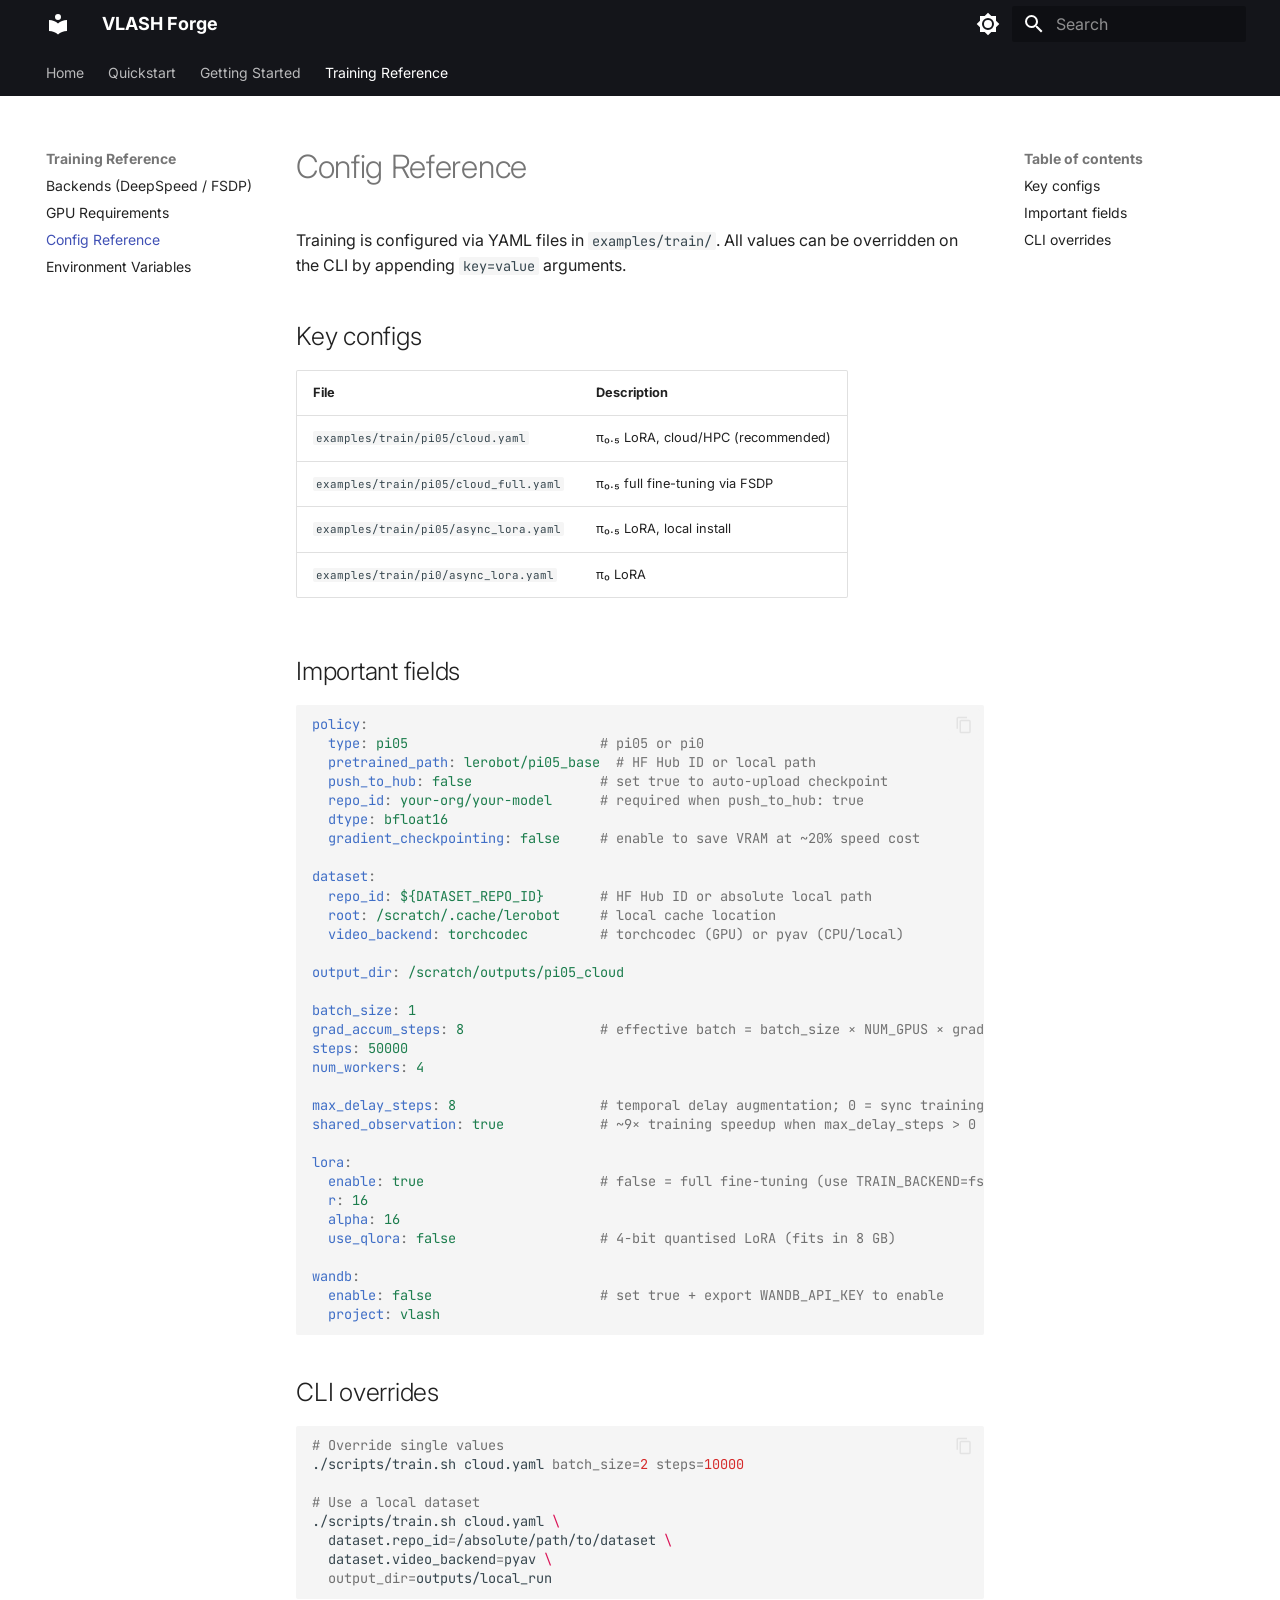
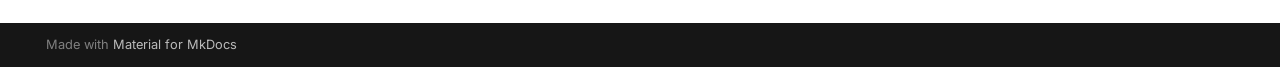
<file: config/index.html>
<!doctype html>
<html lang="en" class="no-js">
  <head>
    
      <meta charset="utf-8">
      <meta name="viewport" content="width=device-width,initial-scale=1">
      
        <meta name="description" content="Portable VLA fine-tuning on cloud and HPC — one command to train anywhere">
      
      
      
        <link rel="canonical" href="https://frieddeli.github.io/VLASH-Forge/config/">
      
      
        <link rel="prev" href="../gpu/">
      
      
        <link rel="next" href="../env-vars/">
      
      
        
      
      
      <link rel="icon" href="../assets/images/favicon.png">
      <meta name="generator" content="mkdocs-1.6.1, mkdocs-material-9.7.6">
    
    
      
        <title>Config Reference - VLASH Forge</title>
      
    
    
      <link rel="stylesheet" href="../assets/stylesheets/main.484c7ddc.min.css">
      
        
        <link rel="stylesheet" href="../assets/stylesheets/palette.ab4e12ef.min.css">
      
      


    
    
      
    
    
      
        
        
        <link rel="preconnect" href="https://fonts.gstatic.com" crossorigin>
        <link rel="stylesheet" href="https://fonts.googleapis.com/css?family=Inter:300,300i,400,400i,700,700i%7CJetBrains+Mono:400,400i,700,700i&display=fallback">
        <style>:root{--md-text-font:"Inter";--md-code-font:"JetBrains Mono"}</style>
      
    
    
      <link rel="stylesheet" href="../stylesheets/extra.css">
    
    <script>__md_scope=new URL("..",location),__md_hash=e=>[...e].reduce(((e,_)=>(e<<5)-e+_.charCodeAt(0)),0),__md_get=(e,_=localStorage,t=__md_scope)=>JSON.parse(_.getItem(t.pathname+"."+e)),__md_set=(e,_,t=localStorage,a=__md_scope)=>{try{t.setItem(a.pathname+"."+e,JSON.stringify(_))}catch(e){}}</script>
    
      

    
    
  </head>
  
  
    
    
      
    
    
    
    
    <body dir="ltr" data-md-color-scheme="default" data-md-color-primary="black" data-md-color-accent="deep-orange">
  
    
    <input class="md-toggle" data-md-toggle="drawer" type="checkbox" id="__drawer" autocomplete="off">
    <input class="md-toggle" data-md-toggle="search" type="checkbox" id="__search" autocomplete="off">
    <label class="md-overlay" for="__drawer"></label>
    <div data-md-component="skip">
      
        
        <a href="#config-reference" class="md-skip">
          Skip to content
        </a>
      
    </div>
    <div data-md-component="announce">
      
    </div>
    
    
      

<header class="md-header" data-md-component="header">
  <nav class="md-header__inner md-grid" aria-label="Header">
    <a href=".." title="VLASH Forge" class="md-header__button md-logo" aria-label="VLASH Forge" data-md-component="logo">
      
  
  <svg xmlns="http://www.w3.org/2000/svg" viewBox="0 0 24 24"><path d="M12 8a3 3 0 0 0 3-3 3 3 0 0 0-3-3 3 3 0 0 0-3 3 3 3 0 0 0 3 3m0 3.54C9.64 9.35 6.5 8 3 8v11c3.5 0 6.64 1.35 9 3.54 2.36-2.19 5.5-3.54 9-3.54V8c-3.5 0-6.64 1.35-9 3.54"/></svg>

    </a>
    <label class="md-header__button md-icon" for="__drawer">
      
      <svg xmlns="http://www.w3.org/2000/svg" viewBox="0 0 24 24"><path d="M3 6h18v2H3zm0 5h18v2H3zm0 5h18v2H3z"/></svg>
    </label>
    <div class="md-header__title" data-md-component="header-title">
      <div class="md-header__ellipsis">
        <div class="md-header__topic">
          <span class="md-ellipsis">
            VLASH Forge
          </span>
        </div>
        <div class="md-header__topic" data-md-component="header-topic">
          <span class="md-ellipsis">
            
              Config Reference
            
          </span>
        </div>
      </div>
    </div>
    
      
        <form class="md-header__option" data-md-component="palette">
  
    
    
    
    <input class="md-option" data-md-color-media="" data-md-color-scheme="default" data-md-color-primary="black" data-md-color-accent="deep-orange"  aria-label="Switch to dark mode"  type="radio" name="__palette" id="__palette_0">
    
      <label class="md-header__button md-icon" title="Switch to dark mode" for="__palette_1" hidden>
        <svg xmlns="http://www.w3.org/2000/svg" viewBox="0 0 24 24"><path d="M12 8a4 4 0 0 0-4 4 4 4 0 0 0 4 4 4 4 0 0 0 4-4 4 4 0 0 0-4-4m0 10a6 6 0 0 1-6-6 6 6 0 0 1 6-6 6 6 0 0 1 6 6 6 6 0 0 1-6 6m8-9.31V4h-4.69L12 .69 8.69 4H4v4.69L.69 12 4 15.31V20h4.69L12 23.31 15.31 20H20v-4.69L23.31 12z"/></svg>
      </label>
    
  
    
    
    
    <input class="md-option" data-md-color-media="" data-md-color-scheme="slate" data-md-color-primary="black" data-md-color-accent="deep-orange"  aria-label="Switch to light mode"  type="radio" name="__palette" id="__palette_1">
    
      <label class="md-header__button md-icon" title="Switch to light mode" for="__palette_0" hidden>
        <svg xmlns="http://www.w3.org/2000/svg" viewBox="0 0 24 24"><path d="M12 18c-.89 0-1.74-.2-2.5-.55C11.56 16.5 13 14.42 13 12s-1.44-4.5-3.5-5.45C10.26 6.2 11.11 6 12 6a6 6 0 0 1 6 6 6 6 0 0 1-6 6m8-9.31V4h-4.69L12 .69 8.69 4H4v4.69L.69 12 4 15.31V20h4.69L12 23.31 15.31 20H20v-4.69L23.31 12z"/></svg>
      </label>
    
  
</form>
      
    
    
      <script>var palette=__md_get("__palette");if(palette&&palette.color){if("(prefers-color-scheme)"===palette.color.media){var media=matchMedia("(prefers-color-scheme: light)"),input=document.querySelector(media.matches?"[data-md-color-media='(prefers-color-scheme: light)']":"[data-md-color-media='(prefers-color-scheme: dark)']");palette.color.media=input.getAttribute("data-md-color-media"),palette.color.scheme=input.getAttribute("data-md-color-scheme"),palette.color.primary=input.getAttribute("data-md-color-primary"),palette.color.accent=input.getAttribute("data-md-color-accent")}for(var[key,value]of Object.entries(palette.color))document.body.setAttribute("data-md-color-"+key,value)}</script>
    
    
    
      
      
        <label class="md-header__button md-icon" for="__search">
          
          <svg xmlns="http://www.w3.org/2000/svg" viewBox="0 0 24 24"><path d="M9.5 3A6.5 6.5 0 0 1 16 9.5c0 1.61-.59 3.09-1.56 4.23l.27.27h.79l5 5-1.5 1.5-5-5v-.79l-.27-.27A6.52 6.52 0 0 1 9.5 16 6.5 6.5 0 0 1 3 9.5 6.5 6.5 0 0 1 9.5 3m0 2C7 5 5 7 5 9.5S7 14 9.5 14 14 12 14 9.5 12 5 9.5 5"/></svg>
        </label>
        <div class="md-search" data-md-component="search" role="dialog">
  <label class="md-search__overlay" for="__search"></label>
  <div class="md-search__inner" role="search">
    <form class="md-search__form" name="search">
      <input type="text" class="md-search__input" name="query" aria-label="Search" placeholder="Search" autocapitalize="off" autocorrect="off" autocomplete="off" spellcheck="false" data-md-component="search-query" required>
      <label class="md-search__icon md-icon" for="__search">
        
        <svg xmlns="http://www.w3.org/2000/svg" viewBox="0 0 24 24"><path d="M9.5 3A6.5 6.5 0 0 1 16 9.5c0 1.61-.59 3.09-1.56 4.23l.27.27h.79l5 5-1.5 1.5-5-5v-.79l-.27-.27A6.52 6.52 0 0 1 9.5 16 6.5 6.5 0 0 1 3 9.5 6.5 6.5 0 0 1 9.5 3m0 2C7 5 5 7 5 9.5S7 14 9.5 14 14 12 14 9.5 12 5 9.5 5"/></svg>
        
        <svg xmlns="http://www.w3.org/2000/svg" viewBox="0 0 24 24"><path d="M20 11v2H8l5.5 5.5-1.42 1.42L4.16 12l7.92-7.92L13.5 5.5 8 11z"/></svg>
      </label>
      <nav class="md-search__options" aria-label="Search">
        
        <button type="reset" class="md-search__icon md-icon" title="Clear" aria-label="Clear" tabindex="-1">
          
          <svg xmlns="http://www.w3.org/2000/svg" viewBox="0 0 24 24"><path d="M19 6.41 17.59 5 12 10.59 6.41 5 5 6.41 10.59 12 5 17.59 6.41 19 12 13.41 17.59 19 19 17.59 13.41 12z"/></svg>
        </button>
      </nav>
      
    </form>
    <div class="md-search__output">
      <div class="md-search__scrollwrap" tabindex="0" data-md-scrollfix>
        <div class="md-search-result" data-md-component="search-result">
          <div class="md-search-result__meta">
            Initializing search
          </div>
          <ol class="md-search-result__list" role="presentation"></ol>
        </div>
      </div>
    </div>
  </div>
</div>
      
    
    
  </nav>
  
</header>
    
    <div class="md-container" data-md-component="container">
      
      
        
          
            
<nav class="md-tabs" aria-label="Tabs" data-md-component="tabs">
  <div class="md-grid">
    <ul class="md-tabs__list">
      
        
  
  
  
  
    <li class="md-tabs__item">
      <a href=".." class="md-tabs__link">
        
  
  
    
  
  Home

      </a>
    </li>
  

      
        
  
  
  
  
    <li class="md-tabs__item">
      <a href="../quickstart/" class="md-tabs__link">
        
  
  
    
  
  Quickstart

      </a>
    </li>
  

      
        
  
  
  
  
    
    
      <li class="md-tabs__item">
        <a href="../setup/" class="md-tabs__link">
          
  
  
  Getting Started

        </a>
      </li>
    
  

      
        
  
  
  
    
  
  
    
    
      <li class="md-tabs__item md-tabs__item--active">
        <a href="../backends/" class="md-tabs__link">
          
  
  
  Training Reference

        </a>
      </li>
    
  

      
    </ul>
  </div>
</nav>
          
        
      
      <main class="md-main" data-md-component="main">
        <div class="md-main__inner md-grid">
          
            
              
              <div class="md-sidebar md-sidebar--primary" data-md-component="sidebar" data-md-type="navigation" >
                <div class="md-sidebar__scrollwrap">
                  <div class="md-sidebar__inner">
                    


  


<nav class="md-nav md-nav--primary md-nav--lifted" aria-label="Navigation" data-md-level="0">
  <label class="md-nav__title" for="__drawer">
    <a href=".." title="VLASH Forge" class="md-nav__button md-logo" aria-label="VLASH Forge" data-md-component="logo">
      
  
  <svg xmlns="http://www.w3.org/2000/svg" viewBox="0 0 24 24"><path d="M12 8a3 3 0 0 0 3-3 3 3 0 0 0-3-3 3 3 0 0 0-3 3 3 3 0 0 0 3 3m0 3.54C9.64 9.35 6.5 8 3 8v11c3.5 0 6.64 1.35 9 3.54 2.36-2.19 5.5-3.54 9-3.54V8c-3.5 0-6.64 1.35-9 3.54"/></svg>

    </a>
    VLASH Forge
  </label>
  
  <ul class="md-nav__list" data-md-scrollfix>
    
      
      
  
  
  
  
    <li class="md-nav__item">
      <a href=".." class="md-nav__link">
        
  
  
  <span class="md-ellipsis">
    
  
    Home
  

    
  </span>
  
  

      </a>
    </li>
  

    
      
      
  
  
  
  
    <li class="md-nav__item">
      <a href="../quickstart/" class="md-nav__link">
        
  
  
  <span class="md-ellipsis">
    
  
    Quickstart
  

    
  </span>
  
  

      </a>
    </li>
  

    
      
      
  
  
  
  
    
    
    
    
      
      
        
      
    
    
    <li class="md-nav__item md-nav__item--nested">
      
        
        
        <input class="md-nav__toggle md-toggle " type="checkbox" id="__nav_3" >
        
          
          <label class="md-nav__link" for="__nav_3" id="__nav_3_label" tabindex="0">
            
  
  
  <span class="md-ellipsis">
    
  
    Getting Started
  

    
  </span>
  
  

            <span class="md-nav__icon md-icon"></span>
          </label>
        
        <nav class="md-nav" data-md-level="1" aria-labelledby="__nav_3_label" aria-expanded="false">
          <label class="md-nav__title" for="__nav_3">
            <span class="md-nav__icon md-icon"></span>
            
  
    Getting Started
  

          </label>
          <ul class="md-nav__list" data-md-scrollfix>
            
              
                
  
  
  
  
    <li class="md-nav__item">
      <a href="../setup/" class="md-nav__link">
        
  
  
  <span class="md-ellipsis">
    
  
    First-time Setup
  

    
  </span>
  
  

      </a>
    </li>
  

              
            
              
                
  
  
  
  
    <li class="md-nav__item">
      <a href="../storage/" class="md-nav__link">
        
  
  
  <span class="md-ellipsis">
    
  
    Storage Setup
  

    
  </span>
  
  

      </a>
    </li>
  

              
            
              
                
  
  
  
  
    <li class="md-nav__item">
      <a href="../running/" class="md-nav__link">
        
  
  
  <span class="md-ellipsis">
    
  
    Running Training
  

    
  </span>
  
  

      </a>
    </li>
  

              
            
          </ul>
        </nav>
      
    </li>
  

    
      
      
  
  
    
  
  
  
    
    
    
    
      
        
        
      
      
        
      
    
    
    <li class="md-nav__item md-nav__item--active md-nav__item--section md-nav__item--nested">
      
        
        
        <input class="md-nav__toggle md-toggle " type="checkbox" id="__nav_4" checked>
        
          
          <label class="md-nav__link" for="__nav_4" id="__nav_4_label" tabindex="">
            
  
  
  <span class="md-ellipsis">
    
  
    Training Reference
  

    
  </span>
  
  

            <span class="md-nav__icon md-icon"></span>
          </label>
        
        <nav class="md-nav" data-md-level="1" aria-labelledby="__nav_4_label" aria-expanded="true">
          <label class="md-nav__title" for="__nav_4">
            <span class="md-nav__icon md-icon"></span>
            
  
    Training Reference
  

          </label>
          <ul class="md-nav__list" data-md-scrollfix>
            
              
                
  
  
  
  
    <li class="md-nav__item">
      <a href="../backends/" class="md-nav__link">
        
  
  
  <span class="md-ellipsis">
    
  
    Backends (DeepSpeed / FSDP)
  

    
  </span>
  
  

      </a>
    </li>
  

              
            
              
                
  
  
  
  
    <li class="md-nav__item">
      <a href="../gpu/" class="md-nav__link">
        
  
  
  <span class="md-ellipsis">
    
  
    GPU Requirements
  

    
  </span>
  
  

      </a>
    </li>
  

              
            
              
                
  
  
    
  
  
  
    <li class="md-nav__item md-nav__item--active">
      
      <input class="md-nav__toggle md-toggle" type="checkbox" id="__toc">
      
      
        
      
      
        <label class="md-nav__link md-nav__link--active" for="__toc">
          
  
  
  <span class="md-ellipsis">
    
  
    Config Reference
  

    
  </span>
  
  

          <span class="md-nav__icon md-icon"></span>
        </label>
      
      <a href="./" class="md-nav__link md-nav__link--active">
        
  
  
  <span class="md-ellipsis">
    
  
    Config Reference
  

    
  </span>
  
  

      </a>
      
        

<nav class="md-nav md-nav--secondary" aria-label="Table of contents">
  
  
  
    
  
  
    <label class="md-nav__title" for="__toc">
      <span class="md-nav__icon md-icon"></span>
      Table of contents
    </label>
    <ul class="md-nav__list" data-md-component="toc" data-md-scrollfix>
      
        <li class="md-nav__item">
  <a href="#key-configs" class="md-nav__link">
    <span class="md-ellipsis">
      
        Key configs
      
    </span>
  </a>
  
</li>
      
        <li class="md-nav__item">
  <a href="#important-fields" class="md-nav__link">
    <span class="md-ellipsis">
      
        Important fields
      
    </span>
  </a>
  
</li>
      
        <li class="md-nav__item">
  <a href="#cli-overrides" class="md-nav__link">
    <span class="md-ellipsis">
      
        CLI overrides
      
    </span>
  </a>
  
</li>
      
    </ul>
  
</nav>
      
    </li>
  

              
            
              
                
  
  
  
  
    <li class="md-nav__item">
      <a href="../env-vars/" class="md-nav__link">
        
  
  
  <span class="md-ellipsis">
    
  
    Environment Variables
  

    
  </span>
  
  

      </a>
    </li>
  

              
            
          </ul>
        </nav>
      
    </li>
  

    
  </ul>
</nav>
                  </div>
                </div>
              </div>
            
            
              
              <div class="md-sidebar md-sidebar--secondary" data-md-component="sidebar" data-md-type="toc" >
                <div class="md-sidebar__scrollwrap">
                  <div class="md-sidebar__inner">
                    

<nav class="md-nav md-nav--secondary" aria-label="Table of contents">
  
  
  
    
  
  
    <label class="md-nav__title" for="__toc">
      <span class="md-nav__icon md-icon"></span>
      Table of contents
    </label>
    <ul class="md-nav__list" data-md-component="toc" data-md-scrollfix>
      
        <li class="md-nav__item">
  <a href="#key-configs" class="md-nav__link">
    <span class="md-ellipsis">
      
        Key configs
      
    </span>
  </a>
  
</li>
      
        <li class="md-nav__item">
  <a href="#important-fields" class="md-nav__link">
    <span class="md-ellipsis">
      
        Important fields
      
    </span>
  </a>
  
</li>
      
        <li class="md-nav__item">
  <a href="#cli-overrides" class="md-nav__link">
    <span class="md-ellipsis">
      
        CLI overrides
      
    </span>
  </a>
  
</li>
      
    </ul>
  
</nav>
                  </div>
                </div>
              </div>
            
          
          
            <div class="md-content" data-md-component="content">
              
              <article class="md-content__inner md-typeset">
                
                  



<h1 id="config-reference">Config Reference</h1>
<p>Training is configured via YAML files in <code>examples/train/</code>. All values can be
overridden on the CLI by appending <code>key=value</code> arguments.</p>
<h2 id="key-configs">Key configs</h2>
<table>
<thead>
<tr>
<th>File</th>
<th>Description</th>
</tr>
</thead>
<tbody>
<tr>
<td><code>examples/train/pi05/cloud.yaml</code></td>
<td>π₀.₅ LoRA, cloud/HPC (recommended)</td>
</tr>
<tr>
<td><code>examples/train/pi05/cloud_full.yaml</code></td>
<td>π₀.₅ full fine-tuning via FSDP</td>
</tr>
<tr>
<td><code>examples/train/pi05/async_lora.yaml</code></td>
<td>π₀.₅ LoRA, local install</td>
</tr>
<tr>
<td><code>examples/train/pi0/async_lora.yaml</code></td>
<td>π₀ LoRA</td>
</tr>
</tbody>
</table>
<h2 id="important-fields">Important fields</h2>
<div class="highlight"><pre><span></span><code><a id="__codelineno-0-1" name="__codelineno-0-1" href="#__codelineno-0-1"></a><span class="nt">policy</span><span class="p">:</span>
<a id="__codelineno-0-2" name="__codelineno-0-2" href="#__codelineno-0-2"></a><span class="w">  </span><span class="nt">type</span><span class="p">:</span><span class="w"> </span><span class="l l-Scalar l-Scalar-Plain">pi05</span><span class="w">                        </span><span class="c1"># pi05 or pi0</span>
<a id="__codelineno-0-3" name="__codelineno-0-3" href="#__codelineno-0-3"></a><span class="w">  </span><span class="nt">pretrained_path</span><span class="p">:</span><span class="w"> </span><span class="l l-Scalar l-Scalar-Plain">lerobot/pi05_base</span><span class="w">  </span><span class="c1"># HF Hub ID or local path</span>
<a id="__codelineno-0-4" name="__codelineno-0-4" href="#__codelineno-0-4"></a><span class="w">  </span><span class="nt">push_to_hub</span><span class="p">:</span><span class="w"> </span><span class="l l-Scalar l-Scalar-Plain">false</span><span class="w">                </span><span class="c1"># set true to auto-upload checkpoint</span>
<a id="__codelineno-0-5" name="__codelineno-0-5" href="#__codelineno-0-5"></a><span class="w">  </span><span class="nt">repo_id</span><span class="p">:</span><span class="w"> </span><span class="l l-Scalar l-Scalar-Plain">your-org/your-model</span><span class="w">      </span><span class="c1"># required when push_to_hub: true</span>
<a id="__codelineno-0-6" name="__codelineno-0-6" href="#__codelineno-0-6"></a><span class="w">  </span><span class="nt">dtype</span><span class="p">:</span><span class="w"> </span><span class="l l-Scalar l-Scalar-Plain">bfloat16</span>
<a id="__codelineno-0-7" name="__codelineno-0-7" href="#__codelineno-0-7"></a><span class="w">  </span><span class="nt">gradient_checkpointing</span><span class="p">:</span><span class="w"> </span><span class="l l-Scalar l-Scalar-Plain">false</span><span class="w">     </span><span class="c1"># enable to save VRAM at ~20% speed cost</span>
<a id="__codelineno-0-8" name="__codelineno-0-8" href="#__codelineno-0-8"></a>
<a id="__codelineno-0-9" name="__codelineno-0-9" href="#__codelineno-0-9"></a><span class="nt">dataset</span><span class="p">:</span>
<a id="__codelineno-0-10" name="__codelineno-0-10" href="#__codelineno-0-10"></a><span class="w">  </span><span class="nt">repo_id</span><span class="p">:</span><span class="w"> </span><span class="l l-Scalar l-Scalar-Plain">${DATASET_REPO_ID}</span><span class="w">       </span><span class="c1"># HF Hub ID or absolute local path</span>
<a id="__codelineno-0-11" name="__codelineno-0-11" href="#__codelineno-0-11"></a><span class="w">  </span><span class="nt">root</span><span class="p">:</span><span class="w"> </span><span class="l l-Scalar l-Scalar-Plain">/scratch/.cache/lerobot</span><span class="w">     </span><span class="c1"># local cache location</span>
<a id="__codelineno-0-12" name="__codelineno-0-12" href="#__codelineno-0-12"></a><span class="w">  </span><span class="nt">video_backend</span><span class="p">:</span><span class="w"> </span><span class="l l-Scalar l-Scalar-Plain">torchcodec</span><span class="w">         </span><span class="c1"># torchcodec (GPU) or pyav (CPU/local)</span>
<a id="__codelineno-0-13" name="__codelineno-0-13" href="#__codelineno-0-13"></a>
<a id="__codelineno-0-14" name="__codelineno-0-14" href="#__codelineno-0-14"></a><span class="nt">output_dir</span><span class="p">:</span><span class="w"> </span><span class="l l-Scalar l-Scalar-Plain">/scratch/outputs/pi05_cloud</span>
<a id="__codelineno-0-15" name="__codelineno-0-15" href="#__codelineno-0-15"></a>
<a id="__codelineno-0-16" name="__codelineno-0-16" href="#__codelineno-0-16"></a><span class="nt">batch_size</span><span class="p">:</span><span class="w"> </span><span class="l l-Scalar l-Scalar-Plain">1</span>
<a id="__codelineno-0-17" name="__codelineno-0-17" href="#__codelineno-0-17"></a><span class="nt">grad_accum_steps</span><span class="p">:</span><span class="w"> </span><span class="l l-Scalar l-Scalar-Plain">8</span><span class="w">                 </span><span class="c1"># effective batch = batch_size × NUM_GPUS × grad_accum_steps</span>
<a id="__codelineno-0-18" name="__codelineno-0-18" href="#__codelineno-0-18"></a><span class="nt">steps</span><span class="p">:</span><span class="w"> </span><span class="l l-Scalar l-Scalar-Plain">50000</span>
<a id="__codelineno-0-19" name="__codelineno-0-19" href="#__codelineno-0-19"></a><span class="nt">num_workers</span><span class="p">:</span><span class="w"> </span><span class="l l-Scalar l-Scalar-Plain">4</span>
<a id="__codelineno-0-20" name="__codelineno-0-20" href="#__codelineno-0-20"></a>
<a id="__codelineno-0-21" name="__codelineno-0-21" href="#__codelineno-0-21"></a><span class="nt">max_delay_steps</span><span class="p">:</span><span class="w"> </span><span class="l l-Scalar l-Scalar-Plain">8</span><span class="w">                  </span><span class="c1"># temporal delay augmentation; 0 = sync training</span>
<a id="__codelineno-0-22" name="__codelineno-0-22" href="#__codelineno-0-22"></a><span class="nt">shared_observation</span><span class="p">:</span><span class="w"> </span><span class="l l-Scalar l-Scalar-Plain">true</span><span class="w">            </span><span class="c1"># ~9× training speedup when max_delay_steps &gt; 0</span>
<a id="__codelineno-0-23" name="__codelineno-0-23" href="#__codelineno-0-23"></a>
<a id="__codelineno-0-24" name="__codelineno-0-24" href="#__codelineno-0-24"></a><span class="nt">lora</span><span class="p">:</span>
<a id="__codelineno-0-25" name="__codelineno-0-25" href="#__codelineno-0-25"></a><span class="w">  </span><span class="nt">enable</span><span class="p">:</span><span class="w"> </span><span class="l l-Scalar l-Scalar-Plain">true</span><span class="w">                      </span><span class="c1"># false = full fine-tuning (use TRAIN_BACKEND=fsdp)</span>
<a id="__codelineno-0-26" name="__codelineno-0-26" href="#__codelineno-0-26"></a><span class="w">  </span><span class="nt">r</span><span class="p">:</span><span class="w"> </span><span class="l l-Scalar l-Scalar-Plain">16</span>
<a id="__codelineno-0-27" name="__codelineno-0-27" href="#__codelineno-0-27"></a><span class="w">  </span><span class="nt">alpha</span><span class="p">:</span><span class="w"> </span><span class="l l-Scalar l-Scalar-Plain">16</span>
<a id="__codelineno-0-28" name="__codelineno-0-28" href="#__codelineno-0-28"></a><span class="w">  </span><span class="nt">use_qlora</span><span class="p">:</span><span class="w"> </span><span class="l l-Scalar l-Scalar-Plain">false</span><span class="w">                  </span><span class="c1"># 4-bit quantised LoRA (fits in 8 GB)</span>
<a id="__codelineno-0-29" name="__codelineno-0-29" href="#__codelineno-0-29"></a>
<a id="__codelineno-0-30" name="__codelineno-0-30" href="#__codelineno-0-30"></a><span class="nt">wandb</span><span class="p">:</span>
<a id="__codelineno-0-31" name="__codelineno-0-31" href="#__codelineno-0-31"></a><span class="w">  </span><span class="nt">enable</span><span class="p">:</span><span class="w"> </span><span class="l l-Scalar l-Scalar-Plain">false</span><span class="w">                     </span><span class="c1"># set true + export WANDB_API_KEY to enable</span>
<a id="__codelineno-0-32" name="__codelineno-0-32" href="#__codelineno-0-32"></a><span class="w">  </span><span class="nt">project</span><span class="p">:</span><span class="w"> </span><span class="l l-Scalar l-Scalar-Plain">vlash</span>
</code></pre></div>
<h2 id="cli-overrides">CLI overrides</h2>
<div class="highlight"><pre><span></span><code><a id="__codelineno-1-1" name="__codelineno-1-1" href="#__codelineno-1-1"></a><span class="c1"># Override single values</span>
<a id="__codelineno-1-2" name="__codelineno-1-2" href="#__codelineno-1-2"></a>./scripts/train.sh<span class="w"> </span>cloud.yaml<span class="w"> </span><span class="nv">batch_size</span><span class="o">=</span><span class="m">2</span><span class="w"> </span><span class="nv">steps</span><span class="o">=</span><span class="m">10000</span>
<a id="__codelineno-1-3" name="__codelineno-1-3" href="#__codelineno-1-3"></a>
<a id="__codelineno-1-4" name="__codelineno-1-4" href="#__codelineno-1-4"></a><span class="c1"># Use a local dataset</span>
<a id="__codelineno-1-5" name="__codelineno-1-5" href="#__codelineno-1-5"></a>./scripts/train.sh<span class="w"> </span>cloud.yaml<span class="w"> </span><span class="se">\</span>
<a id="__codelineno-1-6" name="__codelineno-1-6" href="#__codelineno-1-6"></a><span class="w">  </span>dataset.repo_id<span class="o">=</span>/absolute/path/to/dataset<span class="w"> </span><span class="se">\</span>
<a id="__codelineno-1-7" name="__codelineno-1-7" href="#__codelineno-1-7"></a><span class="w">  </span>dataset.video_backend<span class="o">=</span>pyav<span class="w"> </span><span class="se">\</span>
<a id="__codelineno-1-8" name="__codelineno-1-8" href="#__codelineno-1-8"></a><span class="w">  </span><span class="nv">output_dir</span><span class="o">=</span>outputs/local_run
</code></pre></div>












                
              </article>
            </div>
          
          
<script>var target=document.getElementById(location.hash.slice(1));target&&target.name&&(target.checked=target.name.startsWith("__tabbed_"))</script>
        </div>
        
          <button type="button" class="md-top md-icon" data-md-component="top" hidden>
  
  <svg xmlns="http://www.w3.org/2000/svg" viewBox="0 0 24 24"><path d="M13 20h-2V8l-5.5 5.5-1.42-1.42L12 4.16l7.92 7.92-1.42 1.42L13 8z"/></svg>
  Back to top
</button>
        
      </main>
      
        <footer class="md-footer">
  
  <div class="md-footer-meta md-typeset">
    <div class="md-footer-meta__inner md-grid">
      <div class="md-copyright">
  
  
    Made with
    <a href="https://squidfunk.github.io/mkdocs-material/" target="_blank" rel="noopener">
      Material for MkDocs
    </a>
  
</div>
      
    </div>
  </div>
</footer>
      
    </div>
    <div class="md-dialog" data-md-component="dialog">
      <div class="md-dialog__inner md-typeset"></div>
    </div>
    
    
    
      
      
      <script id="__config" type="application/json">{"annotate": null, "base": "..", "features": ["navigation.tabs", "navigation.sections", "navigation.top", "content.code.copy", "content.code.annotate"], "search": "../assets/javascripts/workers/search.2c215733.min.js", "tags": null, "translations": {"clipboard.copied": "Copied to clipboard", "clipboard.copy": "Copy to clipboard", "search.result.more.one": "1 more on this page", "search.result.more.other": "# more on this page", "search.result.none": "No matching documents", "search.result.one": "1 matching document", "search.result.other": "# matching documents", "search.result.placeholder": "Type to start searching", "search.result.term.missing": "Missing", "select.version": "Select version"}, "version": null}</script>
    
    
      <script src="../assets/javascripts/bundle.79ae519e.min.js"></script>
      
    
  </body>
</html>
</file>
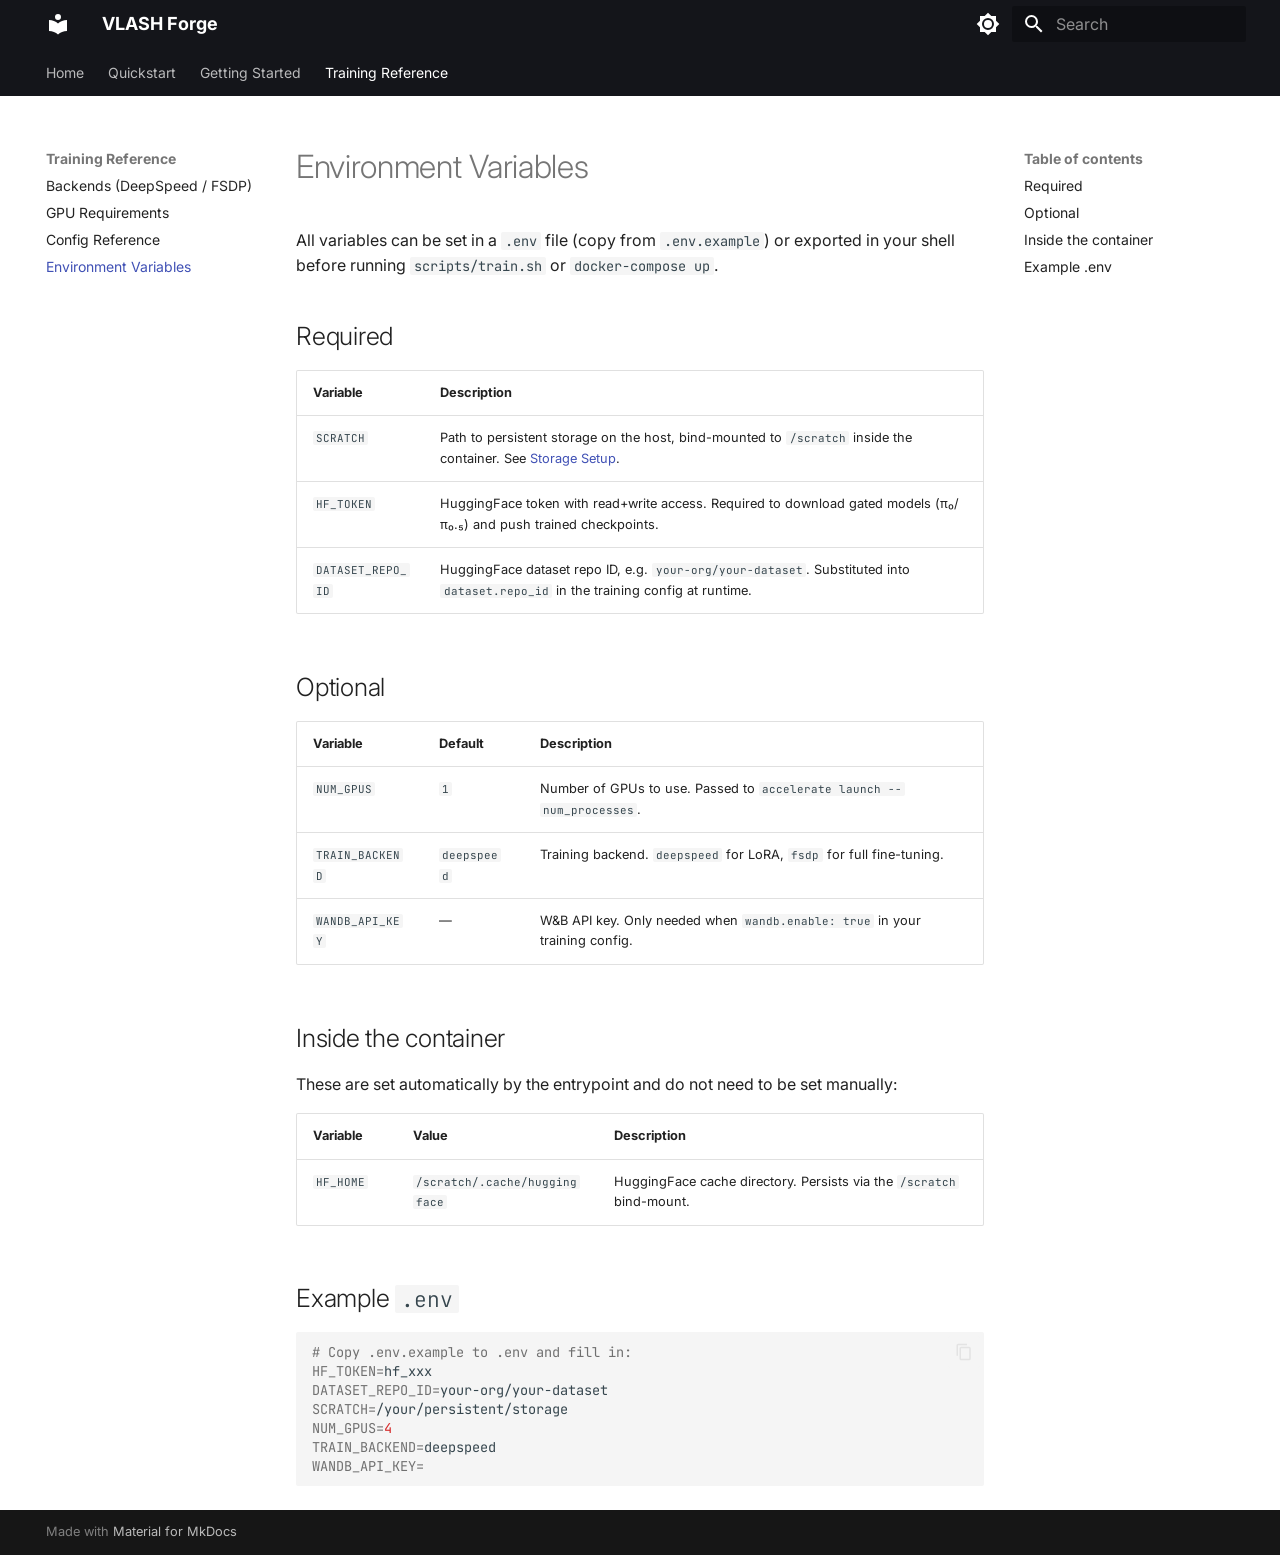
<file: env-vars/index.html>
<!doctype html>
<html lang="en" class="no-js">
  <head>
    
      <meta charset="utf-8">
      <meta name="viewport" content="width=device-width,initial-scale=1">
      
        <meta name="description" content="Portable VLA fine-tuning on cloud and HPC — one command to train anywhere">
      
      
      
        <link rel="canonical" href="https://frieddeli.github.io/VLASH-Forge/env-vars/">
      
      
        <link rel="prev" href="../config/">
      
      
      
        
      
      
      <link rel="icon" href="../assets/images/favicon.png">
      <meta name="generator" content="mkdocs-1.6.1, mkdocs-material-9.7.6">
    
    
      
        <title>Environment Variables - VLASH Forge</title>
      
    
    
      <link rel="stylesheet" href="../assets/stylesheets/main.484c7ddc.min.css">
      
        
        <link rel="stylesheet" href="../assets/stylesheets/palette.ab4e12ef.min.css">
      
      


    
    
      
    
    
      
        
        
        <link rel="preconnect" href="https://fonts.gstatic.com" crossorigin>
        <link rel="stylesheet" href="https://fonts.googleapis.com/css?family=Inter:300,300i,400,400i,700,700i%7CJetBrains+Mono:400,400i,700,700i&display=fallback">
        <style>:root{--md-text-font:"Inter";--md-code-font:"JetBrains Mono"}</style>
      
    
    
      <link rel="stylesheet" href="../stylesheets/extra.css">
    
    <script>__md_scope=new URL("..",location),__md_hash=e=>[...e].reduce(((e,_)=>(e<<5)-e+_.charCodeAt(0)),0),__md_get=(e,_=localStorage,t=__md_scope)=>JSON.parse(_.getItem(t.pathname+"."+e)),__md_set=(e,_,t=localStorage,a=__md_scope)=>{try{t.setItem(a.pathname+"."+e,JSON.stringify(_))}catch(e){}}</script>
    
      

    
    
  </head>
  
  
    
    
      
    
    
    
    
    <body dir="ltr" data-md-color-scheme="default" data-md-color-primary="black" data-md-color-accent="deep-orange">
  
    
    <input class="md-toggle" data-md-toggle="drawer" type="checkbox" id="__drawer" autocomplete="off">
    <input class="md-toggle" data-md-toggle="search" type="checkbox" id="__search" autocomplete="off">
    <label class="md-overlay" for="__drawer"></label>
    <div data-md-component="skip">
      
        
        <a href="#environment-variables" class="md-skip">
          Skip to content
        </a>
      
    </div>
    <div data-md-component="announce">
      
    </div>
    
    
      

<header class="md-header" data-md-component="header">
  <nav class="md-header__inner md-grid" aria-label="Header">
    <a href=".." title="VLASH Forge" class="md-header__button md-logo" aria-label="VLASH Forge" data-md-component="logo">
      
  
  <svg xmlns="http://www.w3.org/2000/svg" viewBox="0 0 24 24"><path d="M12 8a3 3 0 0 0 3-3 3 3 0 0 0-3-3 3 3 0 0 0-3 3 3 3 0 0 0 3 3m0 3.54C9.64 9.35 6.5 8 3 8v11c3.5 0 6.64 1.35 9 3.54 2.36-2.19 5.5-3.54 9-3.54V8c-3.5 0-6.64 1.35-9 3.54"/></svg>

    </a>
    <label class="md-header__button md-icon" for="__drawer">
      
      <svg xmlns="http://www.w3.org/2000/svg" viewBox="0 0 24 24"><path d="M3 6h18v2H3zm0 5h18v2H3zm0 5h18v2H3z"/></svg>
    </label>
    <div class="md-header__title" data-md-component="header-title">
      <div class="md-header__ellipsis">
        <div class="md-header__topic">
          <span class="md-ellipsis">
            VLASH Forge
          </span>
        </div>
        <div class="md-header__topic" data-md-component="header-topic">
          <span class="md-ellipsis">
            
              Environment Variables
            
          </span>
        </div>
      </div>
    </div>
    
      
        <form class="md-header__option" data-md-component="palette">
  
    
    
    
    <input class="md-option" data-md-color-media="" data-md-color-scheme="default" data-md-color-primary="black" data-md-color-accent="deep-orange"  aria-label="Switch to dark mode"  type="radio" name="__palette" id="__palette_0">
    
      <label class="md-header__button md-icon" title="Switch to dark mode" for="__palette_1" hidden>
        <svg xmlns="http://www.w3.org/2000/svg" viewBox="0 0 24 24"><path d="M12 8a4 4 0 0 0-4 4 4 4 0 0 0 4 4 4 4 0 0 0 4-4 4 4 0 0 0-4-4m0 10a6 6 0 0 1-6-6 6 6 0 0 1 6-6 6 6 0 0 1 6 6 6 6 0 0 1-6 6m8-9.31V4h-4.69L12 .69 8.69 4H4v4.69L.69 12 4 15.31V20h4.69L12 23.31 15.31 20H20v-4.69L23.31 12z"/></svg>
      </label>
    
  
    
    
    
    <input class="md-option" data-md-color-media="" data-md-color-scheme="slate" data-md-color-primary="black" data-md-color-accent="deep-orange"  aria-label="Switch to light mode"  type="radio" name="__palette" id="__palette_1">
    
      <label class="md-header__button md-icon" title="Switch to light mode" for="__palette_0" hidden>
        <svg xmlns="http://www.w3.org/2000/svg" viewBox="0 0 24 24"><path d="M12 18c-.89 0-1.74-.2-2.5-.55C11.56 16.5 13 14.42 13 12s-1.44-4.5-3.5-5.45C10.26 6.2 11.11 6 12 6a6 6 0 0 1 6 6 6 6 0 0 1-6 6m8-9.31V4h-4.69L12 .69 8.69 4H4v4.69L.69 12 4 15.31V20h4.69L12 23.31 15.31 20H20v-4.69L23.31 12z"/></svg>
      </label>
    
  
</form>
      
    
    
      <script>var palette=__md_get("__palette");if(palette&&palette.color){if("(prefers-color-scheme)"===palette.color.media){var media=matchMedia("(prefers-color-scheme: light)"),input=document.querySelector(media.matches?"[data-md-color-media='(prefers-color-scheme: light)']":"[data-md-color-media='(prefers-color-scheme: dark)']");palette.color.media=input.getAttribute("data-md-color-media"),palette.color.scheme=input.getAttribute("data-md-color-scheme"),palette.color.primary=input.getAttribute("data-md-color-primary"),palette.color.accent=input.getAttribute("data-md-color-accent")}for(var[key,value]of Object.entries(palette.color))document.body.setAttribute("data-md-color-"+key,value)}</script>
    
    
    
      
      
        <label class="md-header__button md-icon" for="__search">
          
          <svg xmlns="http://www.w3.org/2000/svg" viewBox="0 0 24 24"><path d="M9.5 3A6.5 6.5 0 0 1 16 9.5c0 1.61-.59 3.09-1.56 4.23l.27.27h.79l5 5-1.5 1.5-5-5v-.79l-.27-.27A6.52 6.52 0 0 1 9.5 16 6.5 6.5 0 0 1 3 9.5 6.5 6.5 0 0 1 9.5 3m0 2C7 5 5 7 5 9.5S7 14 9.5 14 14 12 14 9.5 12 5 9.5 5"/></svg>
        </label>
        <div class="md-search" data-md-component="search" role="dialog">
  <label class="md-search__overlay" for="__search"></label>
  <div class="md-search__inner" role="search">
    <form class="md-search__form" name="search">
      <input type="text" class="md-search__input" name="query" aria-label="Search" placeholder="Search" autocapitalize="off" autocorrect="off" autocomplete="off" spellcheck="false" data-md-component="search-query" required>
      <label class="md-search__icon md-icon" for="__search">
        
        <svg xmlns="http://www.w3.org/2000/svg" viewBox="0 0 24 24"><path d="M9.5 3A6.5 6.5 0 0 1 16 9.5c0 1.61-.59 3.09-1.56 4.23l.27.27h.79l5 5-1.5 1.5-5-5v-.79l-.27-.27A6.52 6.52 0 0 1 9.5 16 6.5 6.5 0 0 1 3 9.5 6.5 6.5 0 0 1 9.5 3m0 2C7 5 5 7 5 9.5S7 14 9.5 14 14 12 14 9.5 12 5 9.5 5"/></svg>
        
        <svg xmlns="http://www.w3.org/2000/svg" viewBox="0 0 24 24"><path d="M20 11v2H8l5.5 5.5-1.42 1.42L4.16 12l7.92-7.92L13.5 5.5 8 11z"/></svg>
      </label>
      <nav class="md-search__options" aria-label="Search">
        
        <button type="reset" class="md-search__icon md-icon" title="Clear" aria-label="Clear" tabindex="-1">
          
          <svg xmlns="http://www.w3.org/2000/svg" viewBox="0 0 24 24"><path d="M19 6.41 17.59 5 12 10.59 6.41 5 5 6.41 10.59 12 5 17.59 6.41 19 12 13.41 17.59 19 19 17.59 13.41 12z"/></svg>
        </button>
      </nav>
      
    </form>
    <div class="md-search__output">
      <div class="md-search__scrollwrap" tabindex="0" data-md-scrollfix>
        <div class="md-search-result" data-md-component="search-result">
          <div class="md-search-result__meta">
            Initializing search
          </div>
          <ol class="md-search-result__list" role="presentation"></ol>
        </div>
      </div>
    </div>
  </div>
</div>
      
    
    
  </nav>
  
</header>
    
    <div class="md-container" data-md-component="container">
      
      
        
          
            
<nav class="md-tabs" aria-label="Tabs" data-md-component="tabs">
  <div class="md-grid">
    <ul class="md-tabs__list">
      
        
  
  
  
  
    <li class="md-tabs__item">
      <a href=".." class="md-tabs__link">
        
  
  
    
  
  Home

      </a>
    </li>
  

      
        
  
  
  
  
    <li class="md-tabs__item">
      <a href="../quickstart/" class="md-tabs__link">
        
  
  
    
  
  Quickstart

      </a>
    </li>
  

      
        
  
  
  
  
    
    
      <li class="md-tabs__item">
        <a href="../setup/" class="md-tabs__link">
          
  
  
  Getting Started

        </a>
      </li>
    
  

      
        
  
  
  
    
  
  
    
    
      <li class="md-tabs__item md-tabs__item--active">
        <a href="../backends/" class="md-tabs__link">
          
  
  
  Training Reference

        </a>
      </li>
    
  

      
    </ul>
  </div>
</nav>
          
        
      
      <main class="md-main" data-md-component="main">
        <div class="md-main__inner md-grid">
          
            
              
              <div class="md-sidebar md-sidebar--primary" data-md-component="sidebar" data-md-type="navigation" >
                <div class="md-sidebar__scrollwrap">
                  <div class="md-sidebar__inner">
                    


  


<nav class="md-nav md-nav--primary md-nav--lifted" aria-label="Navigation" data-md-level="0">
  <label class="md-nav__title" for="__drawer">
    <a href=".." title="VLASH Forge" class="md-nav__button md-logo" aria-label="VLASH Forge" data-md-component="logo">
      
  
  <svg xmlns="http://www.w3.org/2000/svg" viewBox="0 0 24 24"><path d="M12 8a3 3 0 0 0 3-3 3 3 0 0 0-3-3 3 3 0 0 0-3 3 3 3 0 0 0 3 3m0 3.54C9.64 9.35 6.5 8 3 8v11c3.5 0 6.64 1.35 9 3.54 2.36-2.19 5.5-3.54 9-3.54V8c-3.5 0-6.64 1.35-9 3.54"/></svg>

    </a>
    VLASH Forge
  </label>
  
  <ul class="md-nav__list" data-md-scrollfix>
    
      
      
  
  
  
  
    <li class="md-nav__item">
      <a href=".." class="md-nav__link">
        
  
  
  <span class="md-ellipsis">
    
  
    Home
  

    
  </span>
  
  

      </a>
    </li>
  

    
      
      
  
  
  
  
    <li class="md-nav__item">
      <a href="../quickstart/" class="md-nav__link">
        
  
  
  <span class="md-ellipsis">
    
  
    Quickstart
  

    
  </span>
  
  

      </a>
    </li>
  

    
      
      
  
  
  
  
    
    
    
    
      
      
        
      
    
    
    <li class="md-nav__item md-nav__item--nested">
      
        
        
        <input class="md-nav__toggle md-toggle " type="checkbox" id="__nav_3" >
        
          
          <label class="md-nav__link" for="__nav_3" id="__nav_3_label" tabindex="0">
            
  
  
  <span class="md-ellipsis">
    
  
    Getting Started
  

    
  </span>
  
  

            <span class="md-nav__icon md-icon"></span>
          </label>
        
        <nav class="md-nav" data-md-level="1" aria-labelledby="__nav_3_label" aria-expanded="false">
          <label class="md-nav__title" for="__nav_3">
            <span class="md-nav__icon md-icon"></span>
            
  
    Getting Started
  

          </label>
          <ul class="md-nav__list" data-md-scrollfix>
            
              
                
  
  
  
  
    <li class="md-nav__item">
      <a href="../setup/" class="md-nav__link">
        
  
  
  <span class="md-ellipsis">
    
  
    First-time Setup
  

    
  </span>
  
  

      </a>
    </li>
  

              
            
              
                
  
  
  
  
    <li class="md-nav__item">
      <a href="../storage/" class="md-nav__link">
        
  
  
  <span class="md-ellipsis">
    
  
    Storage Setup
  

    
  </span>
  
  

      </a>
    </li>
  

              
            
              
                
  
  
  
  
    <li class="md-nav__item">
      <a href="../running/" class="md-nav__link">
        
  
  
  <span class="md-ellipsis">
    
  
    Running Training
  

    
  </span>
  
  

      </a>
    </li>
  

              
            
          </ul>
        </nav>
      
    </li>
  

    
      
      
  
  
    
  
  
  
    
    
    
    
      
        
        
      
      
        
      
    
    
    <li class="md-nav__item md-nav__item--active md-nav__item--section md-nav__item--nested">
      
        
        
        <input class="md-nav__toggle md-toggle " type="checkbox" id="__nav_4" checked>
        
          
          <label class="md-nav__link" for="__nav_4" id="__nav_4_label" tabindex="">
            
  
  
  <span class="md-ellipsis">
    
  
    Training Reference
  

    
  </span>
  
  

            <span class="md-nav__icon md-icon"></span>
          </label>
        
        <nav class="md-nav" data-md-level="1" aria-labelledby="__nav_4_label" aria-expanded="true">
          <label class="md-nav__title" for="__nav_4">
            <span class="md-nav__icon md-icon"></span>
            
  
    Training Reference
  

          </label>
          <ul class="md-nav__list" data-md-scrollfix>
            
              
                
  
  
  
  
    <li class="md-nav__item">
      <a href="../backends/" class="md-nav__link">
        
  
  
  <span class="md-ellipsis">
    
  
    Backends (DeepSpeed / FSDP)
  

    
  </span>
  
  

      </a>
    </li>
  

              
            
              
                
  
  
  
  
    <li class="md-nav__item">
      <a href="../gpu/" class="md-nav__link">
        
  
  
  <span class="md-ellipsis">
    
  
    GPU Requirements
  

    
  </span>
  
  

      </a>
    </li>
  

              
            
              
                
  
  
  
  
    <li class="md-nav__item">
      <a href="../config/" class="md-nav__link">
        
  
  
  <span class="md-ellipsis">
    
  
    Config Reference
  

    
  </span>
  
  

      </a>
    </li>
  

              
            
              
                
  
  
    
  
  
  
    <li class="md-nav__item md-nav__item--active">
      
      <input class="md-nav__toggle md-toggle" type="checkbox" id="__toc">
      
      
        
      
      
        <label class="md-nav__link md-nav__link--active" for="__toc">
          
  
  
  <span class="md-ellipsis">
    
  
    Environment Variables
  

    
  </span>
  
  

          <span class="md-nav__icon md-icon"></span>
        </label>
      
      <a href="./" class="md-nav__link md-nav__link--active">
        
  
  
  <span class="md-ellipsis">
    
  
    Environment Variables
  

    
  </span>
  
  

      </a>
      
        

<nav class="md-nav md-nav--secondary" aria-label="Table of contents">
  
  
  
    
  
  
    <label class="md-nav__title" for="__toc">
      <span class="md-nav__icon md-icon"></span>
      Table of contents
    </label>
    <ul class="md-nav__list" data-md-component="toc" data-md-scrollfix>
      
        <li class="md-nav__item">
  <a href="#required" class="md-nav__link">
    <span class="md-ellipsis">
      
        Required
      
    </span>
  </a>
  
</li>
      
        <li class="md-nav__item">
  <a href="#optional" class="md-nav__link">
    <span class="md-ellipsis">
      
        Optional
      
    </span>
  </a>
  
</li>
      
        <li class="md-nav__item">
  <a href="#inside-the-container" class="md-nav__link">
    <span class="md-ellipsis">
      
        Inside the container
      
    </span>
  </a>
  
</li>
      
        <li class="md-nav__item">
  <a href="#example-env" class="md-nav__link">
    <span class="md-ellipsis">
      
        Example .env
      
    </span>
  </a>
  
</li>
      
    </ul>
  
</nav>
      
    </li>
  

              
            
          </ul>
        </nav>
      
    </li>
  

    
  </ul>
</nav>
                  </div>
                </div>
              </div>
            
            
              
              <div class="md-sidebar md-sidebar--secondary" data-md-component="sidebar" data-md-type="toc" >
                <div class="md-sidebar__scrollwrap">
                  <div class="md-sidebar__inner">
                    

<nav class="md-nav md-nav--secondary" aria-label="Table of contents">
  
  
  
    
  
  
    <label class="md-nav__title" for="__toc">
      <span class="md-nav__icon md-icon"></span>
      Table of contents
    </label>
    <ul class="md-nav__list" data-md-component="toc" data-md-scrollfix>
      
        <li class="md-nav__item">
  <a href="#required" class="md-nav__link">
    <span class="md-ellipsis">
      
        Required
      
    </span>
  </a>
  
</li>
      
        <li class="md-nav__item">
  <a href="#optional" class="md-nav__link">
    <span class="md-ellipsis">
      
        Optional
      
    </span>
  </a>
  
</li>
      
        <li class="md-nav__item">
  <a href="#inside-the-container" class="md-nav__link">
    <span class="md-ellipsis">
      
        Inside the container
      
    </span>
  </a>
  
</li>
      
        <li class="md-nav__item">
  <a href="#example-env" class="md-nav__link">
    <span class="md-ellipsis">
      
        Example .env
      
    </span>
  </a>
  
</li>
      
    </ul>
  
</nav>
                  </div>
                </div>
              </div>
            
          
          
            <div class="md-content" data-md-component="content">
              
              <article class="md-content__inner md-typeset">
                
                  



<h1 id="environment-variables">Environment Variables</h1>
<p>All variables can be set in a <code>.env</code> file (copy from <code>.env.example</code>) or exported
in your shell before running <code>scripts/train.sh</code> or <code>docker-compose up</code>.</p>
<h2 id="required">Required</h2>
<table>
<thead>
<tr>
<th>Variable</th>
<th>Description</th>
</tr>
</thead>
<tbody>
<tr>
<td><code>SCRATCH</code></td>
<td>Path to persistent storage on the host, bind-mounted to <code>/scratch</code> inside the container. See <a href="../storage/">Storage Setup</a>.</td>
</tr>
<tr>
<td><code>HF_TOKEN</code></td>
<td>HuggingFace token with read+write access. Required to download gated models (π₀/π₀.₅) and push trained checkpoints.</td>
</tr>
<tr>
<td><code>DATASET_REPO_ID</code></td>
<td>HuggingFace dataset repo ID, e.g. <code>your-org/your-dataset</code>. Substituted into <code>dataset.repo_id</code> in the training config at runtime.</td>
</tr>
</tbody>
</table>
<h2 id="optional">Optional</h2>
<table>
<thead>
<tr>
<th>Variable</th>
<th>Default</th>
<th>Description</th>
</tr>
</thead>
<tbody>
<tr>
<td><code>NUM_GPUS</code></td>
<td><code>1</code></td>
<td>Number of GPUs to use. Passed to <code>accelerate launch --num_processes</code>.</td>
</tr>
<tr>
<td><code>TRAIN_BACKEND</code></td>
<td><code>deepspeed</code></td>
<td>Training backend. <code>deepspeed</code> for LoRA, <code>fsdp</code> for full fine-tuning.</td>
</tr>
<tr>
<td><code>WANDB_API_KEY</code></td>
<td>—</td>
<td>W&amp;B API key. Only needed when <code>wandb.enable: true</code> in your training config.</td>
</tr>
</tbody>
</table>
<h2 id="inside-the-container">Inside the container</h2>
<p>These are set automatically by the entrypoint and do not need to be set manually:</p>
<table>
<thead>
<tr>
<th>Variable</th>
<th>Value</th>
<th>Description</th>
</tr>
</thead>
<tbody>
<tr>
<td><code>HF_HOME</code></td>
<td><code>/scratch/.cache/huggingface</code></td>
<td>HuggingFace cache directory. Persists via the <code>/scratch</code> bind-mount.</td>
</tr>
</tbody>
</table>
<h2 id="example-env">Example <code>.env</code></h2>
<div class="highlight"><pre><span></span><code><a id="__codelineno-0-1" name="__codelineno-0-1" href="#__codelineno-0-1"></a><span class="c1"># Copy .env.example to .env and fill in:</span>
<a id="__codelineno-0-2" name="__codelineno-0-2" href="#__codelineno-0-2"></a><span class="nv">HF_TOKEN</span><span class="o">=</span>hf_xxx
<a id="__codelineno-0-3" name="__codelineno-0-3" href="#__codelineno-0-3"></a><span class="nv">DATASET_REPO_ID</span><span class="o">=</span>your-org/your-dataset
<a id="__codelineno-0-4" name="__codelineno-0-4" href="#__codelineno-0-4"></a><span class="nv">SCRATCH</span><span class="o">=</span>/your/persistent/storage
<a id="__codelineno-0-5" name="__codelineno-0-5" href="#__codelineno-0-5"></a><span class="nv">NUM_GPUS</span><span class="o">=</span><span class="m">4</span>
<a id="__codelineno-0-6" name="__codelineno-0-6" href="#__codelineno-0-6"></a><span class="nv">TRAIN_BACKEND</span><span class="o">=</span>deepspeed
<a id="__codelineno-0-7" name="__codelineno-0-7" href="#__codelineno-0-7"></a><span class="nv">WANDB_API_KEY</span><span class="o">=</span>
</code></pre></div>












                
              </article>
            </div>
          
          
<script>var target=document.getElementById(location.hash.slice(1));target&&target.name&&(target.checked=target.name.startsWith("__tabbed_"))</script>
        </div>
        
          <button type="button" class="md-top md-icon" data-md-component="top" hidden>
  
  <svg xmlns="http://www.w3.org/2000/svg" viewBox="0 0 24 24"><path d="M13 20h-2V8l-5.5 5.5-1.42-1.42L12 4.16l7.92 7.92-1.42 1.42L13 8z"/></svg>
  Back to top
</button>
        
      </main>
      
        <footer class="md-footer">
  
  <div class="md-footer-meta md-typeset">
    <div class="md-footer-meta__inner md-grid">
      <div class="md-copyright">
  
  
    Made with
    <a href="https://squidfunk.github.io/mkdocs-material/" target="_blank" rel="noopener">
      Material for MkDocs
    </a>
  
</div>
      
    </div>
  </div>
</footer>
      
    </div>
    <div class="md-dialog" data-md-component="dialog">
      <div class="md-dialog__inner md-typeset"></div>
    </div>
    
    
    
      
      
      <script id="__config" type="application/json">{"annotate": null, "base": "..", "features": ["navigation.tabs", "navigation.sections", "navigation.top", "content.code.copy", "content.code.annotate"], "search": "../assets/javascripts/workers/search.2c215733.min.js", "tags": null, "translations": {"clipboard.copied": "Copied to clipboard", "clipboard.copy": "Copy to clipboard", "search.result.more.one": "1 more on this page", "search.result.more.other": "# more on this page", "search.result.none": "No matching documents", "search.result.one": "1 matching document", "search.result.other": "# matching documents", "search.result.placeholder": "Type to start searching", "search.result.term.missing": "Missing", "select.version": "Select version"}, "version": null}</script>
    
    
      <script src="../assets/javascripts/bundle.79ae519e.min.js"></script>
      
    
  </body>
</html>
</file>
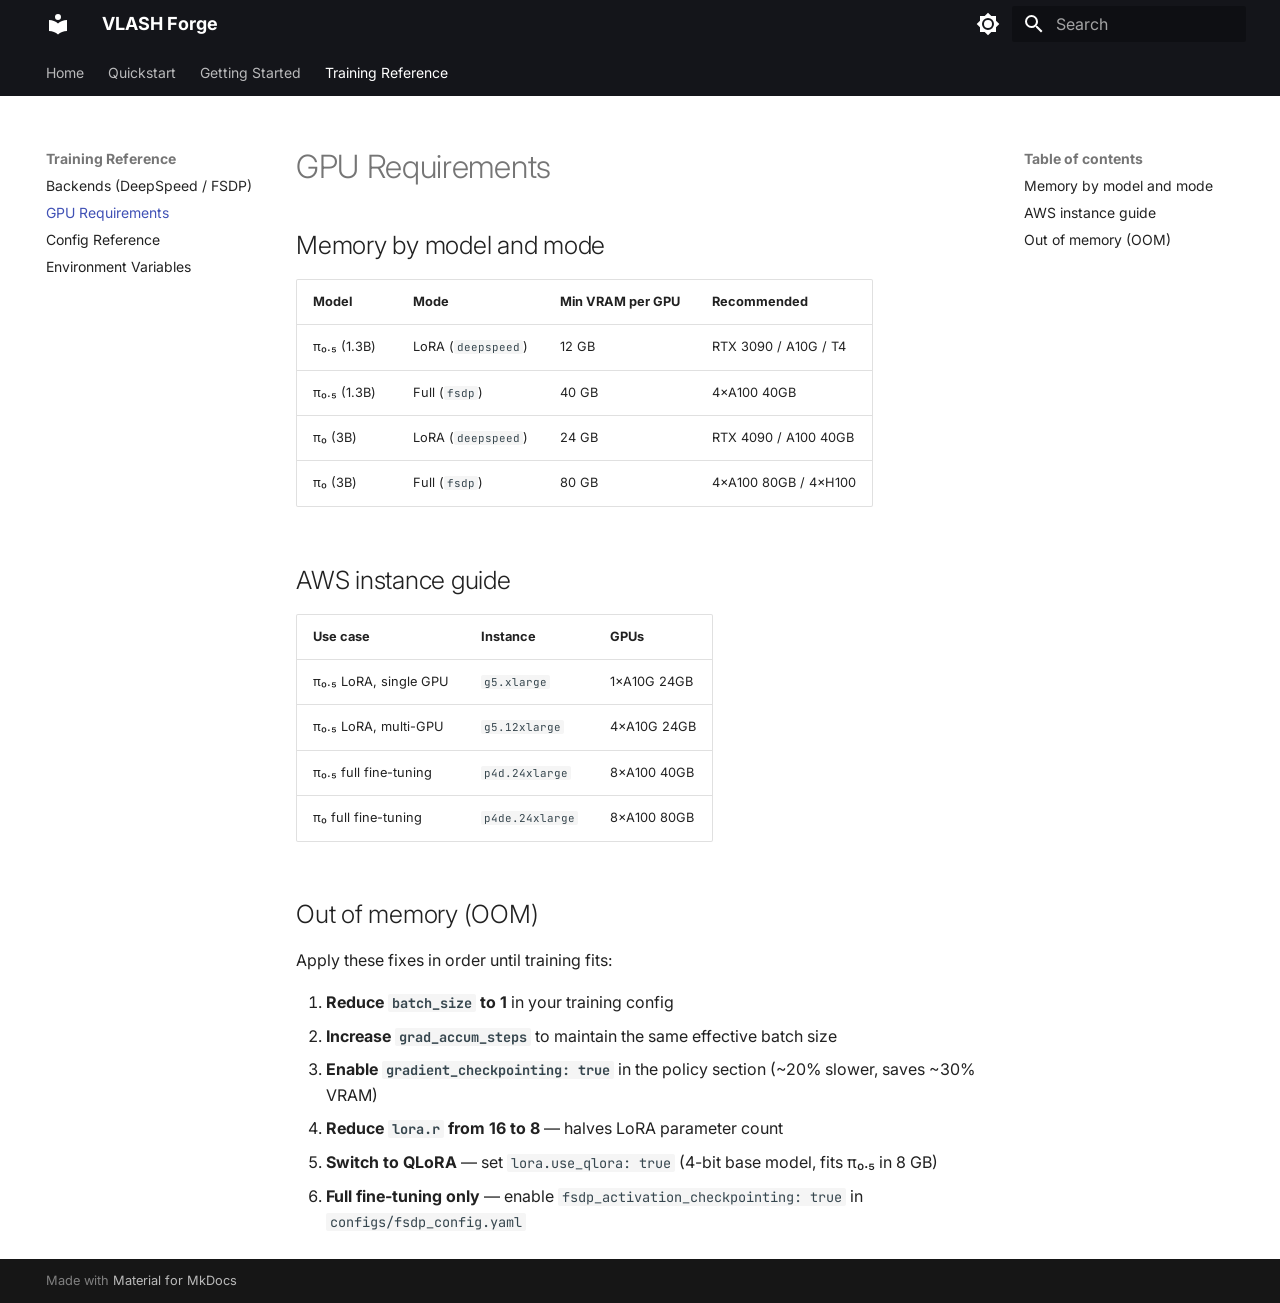
<file: gpu/index.html>
<!doctype html>
<html lang="en" class="no-js">
  <head>
    
      <meta charset="utf-8">
      <meta name="viewport" content="width=device-width,initial-scale=1">
      
        <meta name="description" content="Portable VLA fine-tuning on cloud and HPC — one command to train anywhere">
      
      
      
        <link rel="canonical" href="https://frieddeli.github.io/VLASH-Forge/gpu/">
      
      
        <link rel="prev" href="../backends/">
      
      
        <link rel="next" href="../config/">
      
      
        
      
      
      <link rel="icon" href="../assets/images/favicon.png">
      <meta name="generator" content="mkdocs-1.6.1, mkdocs-material-9.7.6">
    
    
      
        <title>GPU Requirements - VLASH Forge</title>
      
    
    
      <link rel="stylesheet" href="../assets/stylesheets/main.484c7ddc.min.css">
      
        
        <link rel="stylesheet" href="../assets/stylesheets/palette.ab4e12ef.min.css">
      
      


    
    
      
    
    
      
        
        
        <link rel="preconnect" href="https://fonts.gstatic.com" crossorigin>
        <link rel="stylesheet" href="https://fonts.googleapis.com/css?family=Inter:300,300i,400,400i,700,700i%7CJetBrains+Mono:400,400i,700,700i&display=fallback">
        <style>:root{--md-text-font:"Inter";--md-code-font:"JetBrains Mono"}</style>
      
    
    
      <link rel="stylesheet" href="../stylesheets/extra.css">
    
    <script>__md_scope=new URL("..",location),__md_hash=e=>[...e].reduce(((e,_)=>(e<<5)-e+_.charCodeAt(0)),0),__md_get=(e,_=localStorage,t=__md_scope)=>JSON.parse(_.getItem(t.pathname+"."+e)),__md_set=(e,_,t=localStorage,a=__md_scope)=>{try{t.setItem(a.pathname+"."+e,JSON.stringify(_))}catch(e){}}</script>
    
      

    
    
  </head>
  
  
    
    
      
    
    
    
    
    <body dir="ltr" data-md-color-scheme="default" data-md-color-primary="black" data-md-color-accent="deep-orange">
  
    
    <input class="md-toggle" data-md-toggle="drawer" type="checkbox" id="__drawer" autocomplete="off">
    <input class="md-toggle" data-md-toggle="search" type="checkbox" id="__search" autocomplete="off">
    <label class="md-overlay" for="__drawer"></label>
    <div data-md-component="skip">
      
        
        <a href="#gpu-requirements" class="md-skip">
          Skip to content
        </a>
      
    </div>
    <div data-md-component="announce">
      
    </div>
    
    
      

<header class="md-header" data-md-component="header">
  <nav class="md-header__inner md-grid" aria-label="Header">
    <a href=".." title="VLASH Forge" class="md-header__button md-logo" aria-label="VLASH Forge" data-md-component="logo">
      
  
  <svg xmlns="http://www.w3.org/2000/svg" viewBox="0 0 24 24"><path d="M12 8a3 3 0 0 0 3-3 3 3 0 0 0-3-3 3 3 0 0 0-3 3 3 3 0 0 0 3 3m0 3.54C9.64 9.35 6.5 8 3 8v11c3.5 0 6.64 1.35 9 3.54 2.36-2.19 5.5-3.54 9-3.54V8c-3.5 0-6.64 1.35-9 3.54"/></svg>

    </a>
    <label class="md-header__button md-icon" for="__drawer">
      
      <svg xmlns="http://www.w3.org/2000/svg" viewBox="0 0 24 24"><path d="M3 6h18v2H3zm0 5h18v2H3zm0 5h18v2H3z"/></svg>
    </label>
    <div class="md-header__title" data-md-component="header-title">
      <div class="md-header__ellipsis">
        <div class="md-header__topic">
          <span class="md-ellipsis">
            VLASH Forge
          </span>
        </div>
        <div class="md-header__topic" data-md-component="header-topic">
          <span class="md-ellipsis">
            
              GPU Requirements
            
          </span>
        </div>
      </div>
    </div>
    
      
        <form class="md-header__option" data-md-component="palette">
  
    
    
    
    <input class="md-option" data-md-color-media="" data-md-color-scheme="default" data-md-color-primary="black" data-md-color-accent="deep-orange"  aria-label="Switch to dark mode"  type="radio" name="__palette" id="__palette_0">
    
      <label class="md-header__button md-icon" title="Switch to dark mode" for="__palette_1" hidden>
        <svg xmlns="http://www.w3.org/2000/svg" viewBox="0 0 24 24"><path d="M12 8a4 4 0 0 0-4 4 4 4 0 0 0 4 4 4 4 0 0 0 4-4 4 4 0 0 0-4-4m0 10a6 6 0 0 1-6-6 6 6 0 0 1 6-6 6 6 0 0 1 6 6 6 6 0 0 1-6 6m8-9.31V4h-4.69L12 .69 8.69 4H4v4.69L.69 12 4 15.31V20h4.69L12 23.31 15.31 20H20v-4.69L23.31 12z"/></svg>
      </label>
    
  
    
    
    
    <input class="md-option" data-md-color-media="" data-md-color-scheme="slate" data-md-color-primary="black" data-md-color-accent="deep-orange"  aria-label="Switch to light mode"  type="radio" name="__palette" id="__palette_1">
    
      <label class="md-header__button md-icon" title="Switch to light mode" for="__palette_0" hidden>
        <svg xmlns="http://www.w3.org/2000/svg" viewBox="0 0 24 24"><path d="M12 18c-.89 0-1.74-.2-2.5-.55C11.56 16.5 13 14.42 13 12s-1.44-4.5-3.5-5.45C10.26 6.2 11.11 6 12 6a6 6 0 0 1 6 6 6 6 0 0 1-6 6m8-9.31V4h-4.69L12 .69 8.69 4H4v4.69L.69 12 4 15.31V20h4.69L12 23.31 15.31 20H20v-4.69L23.31 12z"/></svg>
      </label>
    
  
</form>
      
    
    
      <script>var palette=__md_get("__palette");if(palette&&palette.color){if("(prefers-color-scheme)"===palette.color.media){var media=matchMedia("(prefers-color-scheme: light)"),input=document.querySelector(media.matches?"[data-md-color-media='(prefers-color-scheme: light)']":"[data-md-color-media='(prefers-color-scheme: dark)']");palette.color.media=input.getAttribute("data-md-color-media"),palette.color.scheme=input.getAttribute("data-md-color-scheme"),palette.color.primary=input.getAttribute("data-md-color-primary"),palette.color.accent=input.getAttribute("data-md-color-accent")}for(var[key,value]of Object.entries(palette.color))document.body.setAttribute("data-md-color-"+key,value)}</script>
    
    
    
      
      
        <label class="md-header__button md-icon" for="__search">
          
          <svg xmlns="http://www.w3.org/2000/svg" viewBox="0 0 24 24"><path d="M9.5 3A6.5 6.5 0 0 1 16 9.5c0 1.61-.59 3.09-1.56 4.23l.27.27h.79l5 5-1.5 1.5-5-5v-.79l-.27-.27A6.52 6.52 0 0 1 9.5 16 6.5 6.5 0 0 1 3 9.5 6.5 6.5 0 0 1 9.5 3m0 2C7 5 5 7 5 9.5S7 14 9.5 14 14 12 14 9.5 12 5 9.5 5"/></svg>
        </label>
        <div class="md-search" data-md-component="search" role="dialog">
  <label class="md-search__overlay" for="__search"></label>
  <div class="md-search__inner" role="search">
    <form class="md-search__form" name="search">
      <input type="text" class="md-search__input" name="query" aria-label="Search" placeholder="Search" autocapitalize="off" autocorrect="off" autocomplete="off" spellcheck="false" data-md-component="search-query" required>
      <label class="md-search__icon md-icon" for="__search">
        
        <svg xmlns="http://www.w3.org/2000/svg" viewBox="0 0 24 24"><path d="M9.5 3A6.5 6.5 0 0 1 16 9.5c0 1.61-.59 3.09-1.56 4.23l.27.27h.79l5 5-1.5 1.5-5-5v-.79l-.27-.27A6.52 6.52 0 0 1 9.5 16 6.5 6.5 0 0 1 3 9.5 6.5 6.5 0 0 1 9.5 3m0 2C7 5 5 7 5 9.5S7 14 9.5 14 14 12 14 9.5 12 5 9.5 5"/></svg>
        
        <svg xmlns="http://www.w3.org/2000/svg" viewBox="0 0 24 24"><path d="M20 11v2H8l5.5 5.5-1.42 1.42L4.16 12l7.92-7.92L13.5 5.5 8 11z"/></svg>
      </label>
      <nav class="md-search__options" aria-label="Search">
        
        <button type="reset" class="md-search__icon md-icon" title="Clear" aria-label="Clear" tabindex="-1">
          
          <svg xmlns="http://www.w3.org/2000/svg" viewBox="0 0 24 24"><path d="M19 6.41 17.59 5 12 10.59 6.41 5 5 6.41 10.59 12 5 17.59 6.41 19 12 13.41 17.59 19 19 17.59 13.41 12z"/></svg>
        </button>
      </nav>
      
    </form>
    <div class="md-search__output">
      <div class="md-search__scrollwrap" tabindex="0" data-md-scrollfix>
        <div class="md-search-result" data-md-component="search-result">
          <div class="md-search-result__meta">
            Initializing search
          </div>
          <ol class="md-search-result__list" role="presentation"></ol>
        </div>
      </div>
    </div>
  </div>
</div>
      
    
    
  </nav>
  
</header>
    
    <div class="md-container" data-md-component="container">
      
      
        
          
            
<nav class="md-tabs" aria-label="Tabs" data-md-component="tabs">
  <div class="md-grid">
    <ul class="md-tabs__list">
      
        
  
  
  
  
    <li class="md-tabs__item">
      <a href=".." class="md-tabs__link">
        
  
  
    
  
  Home

      </a>
    </li>
  

      
        
  
  
  
  
    <li class="md-tabs__item">
      <a href="../quickstart/" class="md-tabs__link">
        
  
  
    
  
  Quickstart

      </a>
    </li>
  

      
        
  
  
  
  
    
    
      <li class="md-tabs__item">
        <a href="../setup/" class="md-tabs__link">
          
  
  
  Getting Started

        </a>
      </li>
    
  

      
        
  
  
  
    
  
  
    
    
      <li class="md-tabs__item md-tabs__item--active">
        <a href="../backends/" class="md-tabs__link">
          
  
  
  Training Reference

        </a>
      </li>
    
  

      
    </ul>
  </div>
</nav>
          
        
      
      <main class="md-main" data-md-component="main">
        <div class="md-main__inner md-grid">
          
            
              
              <div class="md-sidebar md-sidebar--primary" data-md-component="sidebar" data-md-type="navigation" >
                <div class="md-sidebar__scrollwrap">
                  <div class="md-sidebar__inner">
                    


  


<nav class="md-nav md-nav--primary md-nav--lifted" aria-label="Navigation" data-md-level="0">
  <label class="md-nav__title" for="__drawer">
    <a href=".." title="VLASH Forge" class="md-nav__button md-logo" aria-label="VLASH Forge" data-md-component="logo">
      
  
  <svg xmlns="http://www.w3.org/2000/svg" viewBox="0 0 24 24"><path d="M12 8a3 3 0 0 0 3-3 3 3 0 0 0-3-3 3 3 0 0 0-3 3 3 3 0 0 0 3 3m0 3.54C9.64 9.35 6.5 8 3 8v11c3.5 0 6.64 1.35 9 3.54 2.36-2.19 5.5-3.54 9-3.54V8c-3.5 0-6.64 1.35-9 3.54"/></svg>

    </a>
    VLASH Forge
  </label>
  
  <ul class="md-nav__list" data-md-scrollfix>
    
      
      
  
  
  
  
    <li class="md-nav__item">
      <a href=".." class="md-nav__link">
        
  
  
  <span class="md-ellipsis">
    
  
    Home
  

    
  </span>
  
  

      </a>
    </li>
  

    
      
      
  
  
  
  
    <li class="md-nav__item">
      <a href="../quickstart/" class="md-nav__link">
        
  
  
  <span class="md-ellipsis">
    
  
    Quickstart
  

    
  </span>
  
  

      </a>
    </li>
  

    
      
      
  
  
  
  
    
    
    
    
      
      
        
      
    
    
    <li class="md-nav__item md-nav__item--nested">
      
        
        
        <input class="md-nav__toggle md-toggle " type="checkbox" id="__nav_3" >
        
          
          <label class="md-nav__link" for="__nav_3" id="__nav_3_label" tabindex="0">
            
  
  
  <span class="md-ellipsis">
    
  
    Getting Started
  

    
  </span>
  
  

            <span class="md-nav__icon md-icon"></span>
          </label>
        
        <nav class="md-nav" data-md-level="1" aria-labelledby="__nav_3_label" aria-expanded="false">
          <label class="md-nav__title" for="__nav_3">
            <span class="md-nav__icon md-icon"></span>
            
  
    Getting Started
  

          </label>
          <ul class="md-nav__list" data-md-scrollfix>
            
              
                
  
  
  
  
    <li class="md-nav__item">
      <a href="../setup/" class="md-nav__link">
        
  
  
  <span class="md-ellipsis">
    
  
    First-time Setup
  

    
  </span>
  
  

      </a>
    </li>
  

              
            
              
                
  
  
  
  
    <li class="md-nav__item">
      <a href="../storage/" class="md-nav__link">
        
  
  
  <span class="md-ellipsis">
    
  
    Storage Setup
  

    
  </span>
  
  

      </a>
    </li>
  

              
            
              
                
  
  
  
  
    <li class="md-nav__item">
      <a href="../running/" class="md-nav__link">
        
  
  
  <span class="md-ellipsis">
    
  
    Running Training
  

    
  </span>
  
  

      </a>
    </li>
  

              
            
          </ul>
        </nav>
      
    </li>
  

    
      
      
  
  
    
  
  
  
    
    
    
    
      
        
        
      
      
        
      
    
    
    <li class="md-nav__item md-nav__item--active md-nav__item--section md-nav__item--nested">
      
        
        
        <input class="md-nav__toggle md-toggle " type="checkbox" id="__nav_4" checked>
        
          
          <label class="md-nav__link" for="__nav_4" id="__nav_4_label" tabindex="">
            
  
  
  <span class="md-ellipsis">
    
  
    Training Reference
  

    
  </span>
  
  

            <span class="md-nav__icon md-icon"></span>
          </label>
        
        <nav class="md-nav" data-md-level="1" aria-labelledby="__nav_4_label" aria-expanded="true">
          <label class="md-nav__title" for="__nav_4">
            <span class="md-nav__icon md-icon"></span>
            
  
    Training Reference
  

          </label>
          <ul class="md-nav__list" data-md-scrollfix>
            
              
                
  
  
  
  
    <li class="md-nav__item">
      <a href="../backends/" class="md-nav__link">
        
  
  
  <span class="md-ellipsis">
    
  
    Backends (DeepSpeed / FSDP)
  

    
  </span>
  
  

      </a>
    </li>
  

              
            
              
                
  
  
    
  
  
  
    <li class="md-nav__item md-nav__item--active">
      
      <input class="md-nav__toggle md-toggle" type="checkbox" id="__toc">
      
      
        
      
      
        <label class="md-nav__link md-nav__link--active" for="__toc">
          
  
  
  <span class="md-ellipsis">
    
  
    GPU Requirements
  

    
  </span>
  
  

          <span class="md-nav__icon md-icon"></span>
        </label>
      
      <a href="./" class="md-nav__link md-nav__link--active">
        
  
  
  <span class="md-ellipsis">
    
  
    GPU Requirements
  

    
  </span>
  
  

      </a>
      
        

<nav class="md-nav md-nav--secondary" aria-label="Table of contents">
  
  
  
    
  
  
    <label class="md-nav__title" for="__toc">
      <span class="md-nav__icon md-icon"></span>
      Table of contents
    </label>
    <ul class="md-nav__list" data-md-component="toc" data-md-scrollfix>
      
        <li class="md-nav__item">
  <a href="#memory-by-model-and-mode" class="md-nav__link">
    <span class="md-ellipsis">
      
        Memory by model and mode
      
    </span>
  </a>
  
</li>
      
        <li class="md-nav__item">
  <a href="#aws-instance-guide" class="md-nav__link">
    <span class="md-ellipsis">
      
        AWS instance guide
      
    </span>
  </a>
  
</li>
      
        <li class="md-nav__item">
  <a href="#out-of-memory-oom" class="md-nav__link">
    <span class="md-ellipsis">
      
        Out of memory (OOM)
      
    </span>
  </a>
  
</li>
      
    </ul>
  
</nav>
      
    </li>
  

              
            
              
                
  
  
  
  
    <li class="md-nav__item">
      <a href="../config/" class="md-nav__link">
        
  
  
  <span class="md-ellipsis">
    
  
    Config Reference
  

    
  </span>
  
  

      </a>
    </li>
  

              
            
              
                
  
  
  
  
    <li class="md-nav__item">
      <a href="../env-vars/" class="md-nav__link">
        
  
  
  <span class="md-ellipsis">
    
  
    Environment Variables
  

    
  </span>
  
  

      </a>
    </li>
  

              
            
          </ul>
        </nav>
      
    </li>
  

    
  </ul>
</nav>
                  </div>
                </div>
              </div>
            
            
              
              <div class="md-sidebar md-sidebar--secondary" data-md-component="sidebar" data-md-type="toc" >
                <div class="md-sidebar__scrollwrap">
                  <div class="md-sidebar__inner">
                    

<nav class="md-nav md-nav--secondary" aria-label="Table of contents">
  
  
  
    
  
  
    <label class="md-nav__title" for="__toc">
      <span class="md-nav__icon md-icon"></span>
      Table of contents
    </label>
    <ul class="md-nav__list" data-md-component="toc" data-md-scrollfix>
      
        <li class="md-nav__item">
  <a href="#memory-by-model-and-mode" class="md-nav__link">
    <span class="md-ellipsis">
      
        Memory by model and mode
      
    </span>
  </a>
  
</li>
      
        <li class="md-nav__item">
  <a href="#aws-instance-guide" class="md-nav__link">
    <span class="md-ellipsis">
      
        AWS instance guide
      
    </span>
  </a>
  
</li>
      
        <li class="md-nav__item">
  <a href="#out-of-memory-oom" class="md-nav__link">
    <span class="md-ellipsis">
      
        Out of memory (OOM)
      
    </span>
  </a>
  
</li>
      
    </ul>
  
</nav>
                  </div>
                </div>
              </div>
            
          
          
            <div class="md-content" data-md-component="content">
              
              <article class="md-content__inner md-typeset">
                
                  



<h1 id="gpu-requirements">GPU Requirements</h1>
<h2 id="memory-by-model-and-mode">Memory by model and mode</h2>
<table>
<thead>
<tr>
<th>Model</th>
<th>Mode</th>
<th>Min VRAM per GPU</th>
<th>Recommended</th>
</tr>
</thead>
<tbody>
<tr>
<td>π₀.₅ (1.3B)</td>
<td>LoRA (<code>deepspeed</code>)</td>
<td>12 GB</td>
<td>RTX 3090 / A10G / T4</td>
</tr>
<tr>
<td>π₀.₅ (1.3B)</td>
<td>Full (<code>fsdp</code>)</td>
<td>40 GB</td>
<td>4×A100 40GB</td>
</tr>
<tr>
<td>π₀ (3B)</td>
<td>LoRA (<code>deepspeed</code>)</td>
<td>24 GB</td>
<td>RTX 4090 / A100 40GB</td>
</tr>
<tr>
<td>π₀ (3B)</td>
<td>Full (<code>fsdp</code>)</td>
<td>80 GB</td>
<td>4×A100 80GB / 4×H100</td>
</tr>
</tbody>
</table>
<h2 id="aws-instance-guide">AWS instance guide</h2>
<table>
<thead>
<tr>
<th>Use case</th>
<th>Instance</th>
<th>GPUs</th>
</tr>
</thead>
<tbody>
<tr>
<td>π₀.₅ LoRA, single GPU</td>
<td><code>g5.xlarge</code></td>
<td>1×A10G 24GB</td>
</tr>
<tr>
<td>π₀.₅ LoRA, multi-GPU</td>
<td><code>g5.12xlarge</code></td>
<td>4×A10G 24GB</td>
</tr>
<tr>
<td>π₀.₅ full fine-tuning</td>
<td><code>p4d.24xlarge</code></td>
<td>8×A100 40GB</td>
</tr>
<tr>
<td>π₀ full fine-tuning</td>
<td><code>p4de.24xlarge</code></td>
<td>8×A100 80GB</td>
</tr>
</tbody>
</table>
<h2 id="out-of-memory-oom">Out of memory (OOM)</h2>
<p>Apply these fixes in order until training fits:</p>
<ol>
<li><strong>Reduce <code>batch_size</code> to 1</strong> in your training config</li>
<li><strong>Increase <code>grad_accum_steps</code></strong> to maintain the same effective batch size</li>
<li><strong>Enable <code>gradient_checkpointing: true</code></strong> in the policy section
   (~20% slower, saves ~30% VRAM)</li>
<li><strong>Reduce <code>lora.r</code> from 16 to 8</strong> — halves LoRA parameter count</li>
<li><strong>Switch to QLoRA</strong> — set <code>lora.use_qlora: true</code>
   (4-bit base model, fits π₀.₅ in 8 GB)</li>
<li><strong>Full fine-tuning only</strong> — enable <code>fsdp_activation_checkpointing: true</code>
   in <code>configs/fsdp_config.yaml</code></li>
</ol>












                
              </article>
            </div>
          
          
<script>var target=document.getElementById(location.hash.slice(1));target&&target.name&&(target.checked=target.name.startsWith("__tabbed_"))</script>
        </div>
        
          <button type="button" class="md-top md-icon" data-md-component="top" hidden>
  
  <svg xmlns="http://www.w3.org/2000/svg" viewBox="0 0 24 24"><path d="M13 20h-2V8l-5.5 5.5-1.42-1.42L12 4.16l7.92 7.92-1.42 1.42L13 8z"/></svg>
  Back to top
</button>
        
      </main>
      
        <footer class="md-footer">
  
  <div class="md-footer-meta md-typeset">
    <div class="md-footer-meta__inner md-grid">
      <div class="md-copyright">
  
  
    Made with
    <a href="https://squidfunk.github.io/mkdocs-material/" target="_blank" rel="noopener">
      Material for MkDocs
    </a>
  
</div>
      
    </div>
  </div>
</footer>
      
    </div>
    <div class="md-dialog" data-md-component="dialog">
      <div class="md-dialog__inner md-typeset"></div>
    </div>
    
    
    
      
      
      <script id="__config" type="application/json">{"annotate": null, "base": "..", "features": ["navigation.tabs", "navigation.sections", "navigation.top", "content.code.copy", "content.code.annotate"], "search": "../assets/javascripts/workers/search.2c215733.min.js", "tags": null, "translations": {"clipboard.copied": "Copied to clipboard", "clipboard.copy": "Copy to clipboard", "search.result.more.one": "1 more on this page", "search.result.more.other": "# more on this page", "search.result.none": "No matching documents", "search.result.one": "1 matching document", "search.result.other": "# matching documents", "search.result.placeholder": "Type to start searching", "search.result.term.missing": "Missing", "select.version": "Select version"}, "version": null}</script>
    
    
      <script src="../assets/javascripts/bundle.79ae519e.min.js"></script>
      
    
  </body>
</html>
</file>
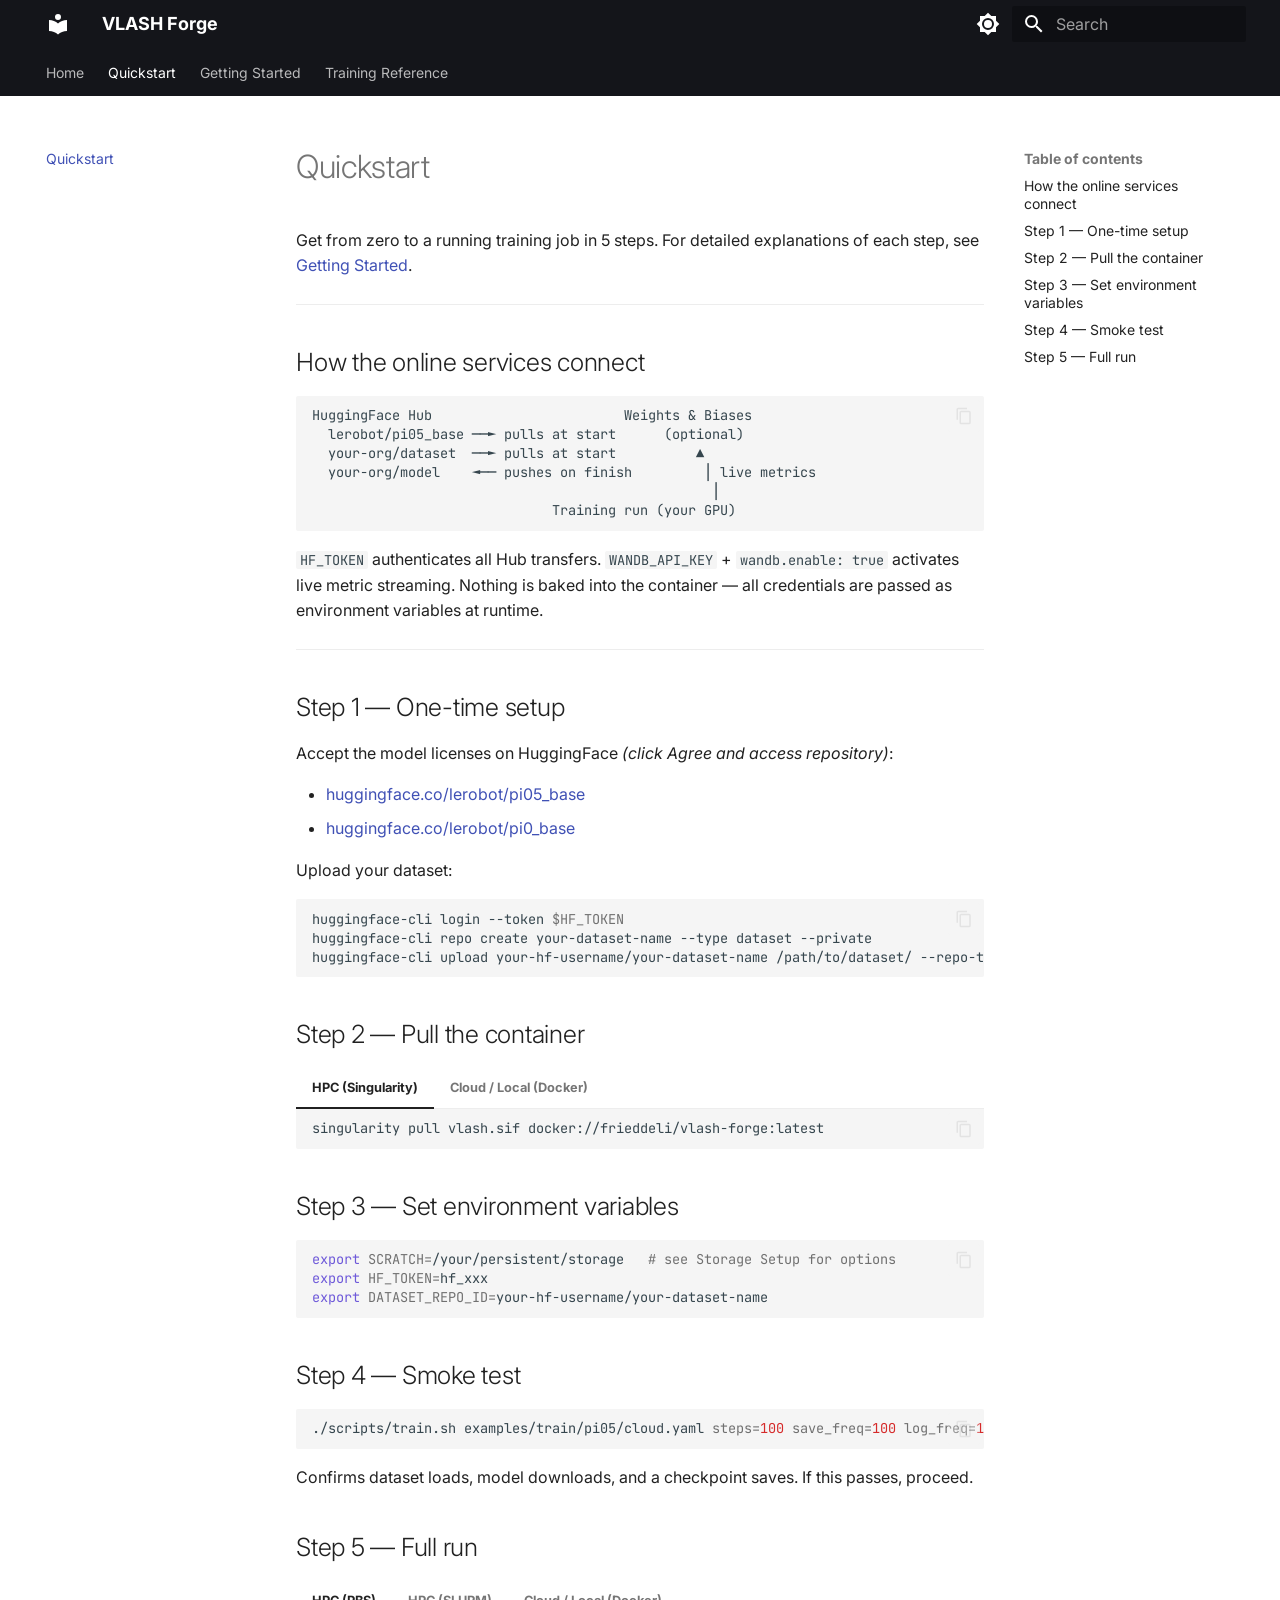
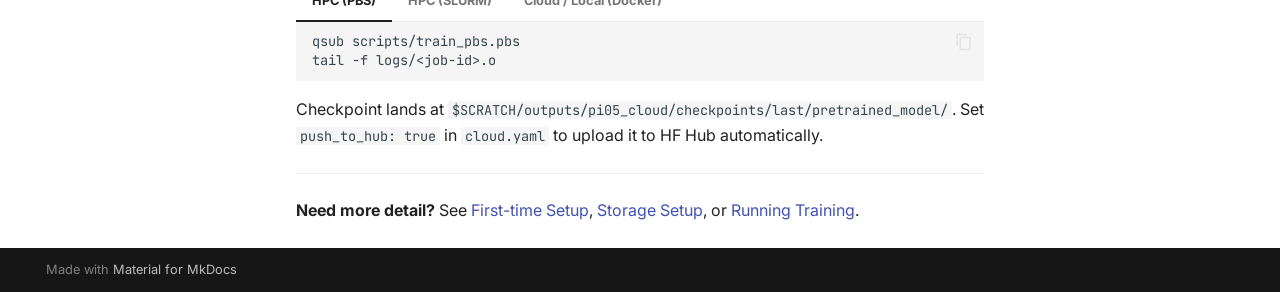
<file: quickstart/index.html>
<!doctype html>
<html lang="en" class="no-js">
  <head>
    
      <meta charset="utf-8">
      <meta name="viewport" content="width=device-width,initial-scale=1">
      
        <meta name="description" content="Portable VLA fine-tuning on cloud and HPC — one command to train anywhere">
      
      
      
        <link rel="canonical" href="https://frieddeli.github.io/VLASH-Forge/quickstart/">
      
      
        <link rel="prev" href="..">
      
      
        <link rel="next" href="../setup/">
      
      
        
      
      
      <link rel="icon" href="../assets/images/favicon.png">
      <meta name="generator" content="mkdocs-1.6.1, mkdocs-material-9.7.6">
    
    
      
        <title>Quickstart - VLASH Forge</title>
      
    
    
      <link rel="stylesheet" href="../assets/stylesheets/main.484c7ddc.min.css">
      
        
        <link rel="stylesheet" href="../assets/stylesheets/palette.ab4e12ef.min.css">
      
      


    
    
      
    
    
      
        
        
        <link rel="preconnect" href="https://fonts.gstatic.com" crossorigin>
        <link rel="stylesheet" href="https://fonts.googleapis.com/css?family=Inter:300,300i,400,400i,700,700i%7CJetBrains+Mono:400,400i,700,700i&display=fallback">
        <style>:root{--md-text-font:"Inter";--md-code-font:"JetBrains Mono"}</style>
      
    
    
      <link rel="stylesheet" href="../stylesheets/extra.css">
    
    <script>__md_scope=new URL("..",location),__md_hash=e=>[...e].reduce(((e,_)=>(e<<5)-e+_.charCodeAt(0)),0),__md_get=(e,_=localStorage,t=__md_scope)=>JSON.parse(_.getItem(t.pathname+"."+e)),__md_set=(e,_,t=localStorage,a=__md_scope)=>{try{t.setItem(a.pathname+"."+e,JSON.stringify(_))}catch(e){}}</script>
    
      

    
    
  </head>
  
  
    
    
      
    
    
    
    
    <body dir="ltr" data-md-color-scheme="default" data-md-color-primary="black" data-md-color-accent="deep-orange">
  
    
    <input class="md-toggle" data-md-toggle="drawer" type="checkbox" id="__drawer" autocomplete="off">
    <input class="md-toggle" data-md-toggle="search" type="checkbox" id="__search" autocomplete="off">
    <label class="md-overlay" for="__drawer"></label>
    <div data-md-component="skip">
      
        
        <a href="#quickstart" class="md-skip">
          Skip to content
        </a>
      
    </div>
    <div data-md-component="announce">
      
    </div>
    
    
      

<header class="md-header" data-md-component="header">
  <nav class="md-header__inner md-grid" aria-label="Header">
    <a href=".." title="VLASH Forge" class="md-header__button md-logo" aria-label="VLASH Forge" data-md-component="logo">
      
  
  <svg xmlns="http://www.w3.org/2000/svg" viewBox="0 0 24 24"><path d="M12 8a3 3 0 0 0 3-3 3 3 0 0 0-3-3 3 3 0 0 0-3 3 3 3 0 0 0 3 3m0 3.54C9.64 9.35 6.5 8 3 8v11c3.5 0 6.64 1.35 9 3.54 2.36-2.19 5.5-3.54 9-3.54V8c-3.5 0-6.64 1.35-9 3.54"/></svg>

    </a>
    <label class="md-header__button md-icon" for="__drawer">
      
      <svg xmlns="http://www.w3.org/2000/svg" viewBox="0 0 24 24"><path d="M3 6h18v2H3zm0 5h18v2H3zm0 5h18v2H3z"/></svg>
    </label>
    <div class="md-header__title" data-md-component="header-title">
      <div class="md-header__ellipsis">
        <div class="md-header__topic">
          <span class="md-ellipsis">
            VLASH Forge
          </span>
        </div>
        <div class="md-header__topic" data-md-component="header-topic">
          <span class="md-ellipsis">
            
              Quickstart
            
          </span>
        </div>
      </div>
    </div>
    
      
        <form class="md-header__option" data-md-component="palette">
  
    
    
    
    <input class="md-option" data-md-color-media="" data-md-color-scheme="default" data-md-color-primary="black" data-md-color-accent="deep-orange"  aria-label="Switch to dark mode"  type="radio" name="__palette" id="__palette_0">
    
      <label class="md-header__button md-icon" title="Switch to dark mode" for="__palette_1" hidden>
        <svg xmlns="http://www.w3.org/2000/svg" viewBox="0 0 24 24"><path d="M12 8a4 4 0 0 0-4 4 4 4 0 0 0 4 4 4 4 0 0 0 4-4 4 4 0 0 0-4-4m0 10a6 6 0 0 1-6-6 6 6 0 0 1 6-6 6 6 0 0 1 6 6 6 6 0 0 1-6 6m8-9.31V4h-4.69L12 .69 8.69 4H4v4.69L.69 12 4 15.31V20h4.69L12 23.31 15.31 20H20v-4.69L23.31 12z"/></svg>
      </label>
    
  
    
    
    
    <input class="md-option" data-md-color-media="" data-md-color-scheme="slate" data-md-color-primary="black" data-md-color-accent="deep-orange"  aria-label="Switch to light mode"  type="radio" name="__palette" id="__palette_1">
    
      <label class="md-header__button md-icon" title="Switch to light mode" for="__palette_0" hidden>
        <svg xmlns="http://www.w3.org/2000/svg" viewBox="0 0 24 24"><path d="M12 18c-.89 0-1.74-.2-2.5-.55C11.56 16.5 13 14.42 13 12s-1.44-4.5-3.5-5.45C10.26 6.2 11.11 6 12 6a6 6 0 0 1 6 6 6 6 0 0 1-6 6m8-9.31V4h-4.69L12 .69 8.69 4H4v4.69L.69 12 4 15.31V20h4.69L12 23.31 15.31 20H20v-4.69L23.31 12z"/></svg>
      </label>
    
  
</form>
      
    
    
      <script>var palette=__md_get("__palette");if(palette&&palette.color){if("(prefers-color-scheme)"===palette.color.media){var media=matchMedia("(prefers-color-scheme: light)"),input=document.querySelector(media.matches?"[data-md-color-media='(prefers-color-scheme: light)']":"[data-md-color-media='(prefers-color-scheme: dark)']");palette.color.media=input.getAttribute("data-md-color-media"),palette.color.scheme=input.getAttribute("data-md-color-scheme"),palette.color.primary=input.getAttribute("data-md-color-primary"),palette.color.accent=input.getAttribute("data-md-color-accent")}for(var[key,value]of Object.entries(palette.color))document.body.setAttribute("data-md-color-"+key,value)}</script>
    
    
    
      
      
        <label class="md-header__button md-icon" for="__search">
          
          <svg xmlns="http://www.w3.org/2000/svg" viewBox="0 0 24 24"><path d="M9.5 3A6.5 6.5 0 0 1 16 9.5c0 1.61-.59 3.09-1.56 4.23l.27.27h.79l5 5-1.5 1.5-5-5v-.79l-.27-.27A6.52 6.52 0 0 1 9.5 16 6.5 6.5 0 0 1 3 9.5 6.5 6.5 0 0 1 9.5 3m0 2C7 5 5 7 5 9.5S7 14 9.5 14 14 12 14 9.5 12 5 9.5 5"/></svg>
        </label>
        <div class="md-search" data-md-component="search" role="dialog">
  <label class="md-search__overlay" for="__search"></label>
  <div class="md-search__inner" role="search">
    <form class="md-search__form" name="search">
      <input type="text" class="md-search__input" name="query" aria-label="Search" placeholder="Search" autocapitalize="off" autocorrect="off" autocomplete="off" spellcheck="false" data-md-component="search-query" required>
      <label class="md-search__icon md-icon" for="__search">
        
        <svg xmlns="http://www.w3.org/2000/svg" viewBox="0 0 24 24"><path d="M9.5 3A6.5 6.5 0 0 1 16 9.5c0 1.61-.59 3.09-1.56 4.23l.27.27h.79l5 5-1.5 1.5-5-5v-.79l-.27-.27A6.52 6.52 0 0 1 9.5 16 6.5 6.5 0 0 1 3 9.5 6.5 6.5 0 0 1 9.5 3m0 2C7 5 5 7 5 9.5S7 14 9.5 14 14 12 14 9.5 12 5 9.5 5"/></svg>
        
        <svg xmlns="http://www.w3.org/2000/svg" viewBox="0 0 24 24"><path d="M20 11v2H8l5.5 5.5-1.42 1.42L4.16 12l7.92-7.92L13.5 5.5 8 11z"/></svg>
      </label>
      <nav class="md-search__options" aria-label="Search">
        
        <button type="reset" class="md-search__icon md-icon" title="Clear" aria-label="Clear" tabindex="-1">
          
          <svg xmlns="http://www.w3.org/2000/svg" viewBox="0 0 24 24"><path d="M19 6.41 17.59 5 12 10.59 6.41 5 5 6.41 10.59 12 5 17.59 6.41 19 12 13.41 17.59 19 19 17.59 13.41 12z"/></svg>
        </button>
      </nav>
      
    </form>
    <div class="md-search__output">
      <div class="md-search__scrollwrap" tabindex="0" data-md-scrollfix>
        <div class="md-search-result" data-md-component="search-result">
          <div class="md-search-result__meta">
            Initializing search
          </div>
          <ol class="md-search-result__list" role="presentation"></ol>
        </div>
      </div>
    </div>
  </div>
</div>
      
    
    
  </nav>
  
</header>
    
    <div class="md-container" data-md-component="container">
      
      
        
          
            
<nav class="md-tabs" aria-label="Tabs" data-md-component="tabs">
  <div class="md-grid">
    <ul class="md-tabs__list">
      
        
  
  
  
  
    <li class="md-tabs__item">
      <a href=".." class="md-tabs__link">
        
  
  
    
  
  Home

      </a>
    </li>
  

      
        
  
  
  
    
  
  
    <li class="md-tabs__item md-tabs__item--active">
      <a href="./" class="md-tabs__link">
        
  
  
    
  
  Quickstart

      </a>
    </li>
  

      
        
  
  
  
  
    
    
      <li class="md-tabs__item">
        <a href="../setup/" class="md-tabs__link">
          
  
  
  Getting Started

        </a>
      </li>
    
  

      
        
  
  
  
  
    
    
      <li class="md-tabs__item">
        <a href="../backends/" class="md-tabs__link">
          
  
  
  Training Reference

        </a>
      </li>
    
  

      
    </ul>
  </div>
</nav>
          
        
      
      <main class="md-main" data-md-component="main">
        <div class="md-main__inner md-grid">
          
            
              
              <div class="md-sidebar md-sidebar--primary" data-md-component="sidebar" data-md-type="navigation" >
                <div class="md-sidebar__scrollwrap">
                  <div class="md-sidebar__inner">
                    


  


<nav class="md-nav md-nav--primary md-nav--lifted" aria-label="Navigation" data-md-level="0">
  <label class="md-nav__title" for="__drawer">
    <a href=".." title="VLASH Forge" class="md-nav__button md-logo" aria-label="VLASH Forge" data-md-component="logo">
      
  
  <svg xmlns="http://www.w3.org/2000/svg" viewBox="0 0 24 24"><path d="M12 8a3 3 0 0 0 3-3 3 3 0 0 0-3-3 3 3 0 0 0-3 3 3 3 0 0 0 3 3m0 3.54C9.64 9.35 6.5 8 3 8v11c3.5 0 6.64 1.35 9 3.54 2.36-2.19 5.5-3.54 9-3.54V8c-3.5 0-6.64 1.35-9 3.54"/></svg>

    </a>
    VLASH Forge
  </label>
  
  <ul class="md-nav__list" data-md-scrollfix>
    
      
      
  
  
  
  
    <li class="md-nav__item">
      <a href=".." class="md-nav__link">
        
  
  
  <span class="md-ellipsis">
    
  
    Home
  

    
  </span>
  
  

      </a>
    </li>
  

    
      
      
  
  
    
  
  
  
    <li class="md-nav__item md-nav__item--active">
      
      <input class="md-nav__toggle md-toggle" type="checkbox" id="__toc">
      
      
        
      
      
        <label class="md-nav__link md-nav__link--active" for="__toc">
          
  
  
  <span class="md-ellipsis">
    
  
    Quickstart
  

    
  </span>
  
  

          <span class="md-nav__icon md-icon"></span>
        </label>
      
      <a href="./" class="md-nav__link md-nav__link--active">
        
  
  
  <span class="md-ellipsis">
    
  
    Quickstart
  

    
  </span>
  
  

      </a>
      
        

<nav class="md-nav md-nav--secondary" aria-label="Table of contents">
  
  
  
    
  
  
    <label class="md-nav__title" for="__toc">
      <span class="md-nav__icon md-icon"></span>
      Table of contents
    </label>
    <ul class="md-nav__list" data-md-component="toc" data-md-scrollfix>
      
        <li class="md-nav__item">
  <a href="#how-the-online-services-connect" class="md-nav__link">
    <span class="md-ellipsis">
      
        How the online services connect
      
    </span>
  </a>
  
</li>
      
        <li class="md-nav__item">
  <a href="#step-1-one-time-setup" class="md-nav__link">
    <span class="md-ellipsis">
      
        Step 1 — One-time setup
      
    </span>
  </a>
  
</li>
      
        <li class="md-nav__item">
  <a href="#step-2-pull-the-container" class="md-nav__link">
    <span class="md-ellipsis">
      
        Step 2 — Pull the container
      
    </span>
  </a>
  
</li>
      
        <li class="md-nav__item">
  <a href="#step-3-set-environment-variables" class="md-nav__link">
    <span class="md-ellipsis">
      
        Step 3 — Set environment variables
      
    </span>
  </a>
  
</li>
      
        <li class="md-nav__item">
  <a href="#step-4-smoke-test" class="md-nav__link">
    <span class="md-ellipsis">
      
        Step 4 — Smoke test
      
    </span>
  </a>
  
</li>
      
        <li class="md-nav__item">
  <a href="#step-5-full-run" class="md-nav__link">
    <span class="md-ellipsis">
      
        Step 5 — Full run
      
    </span>
  </a>
  
</li>
      
    </ul>
  
</nav>
      
    </li>
  

    
      
      
  
  
  
  
    
    
    
    
      
      
        
      
    
    
    <li class="md-nav__item md-nav__item--nested">
      
        
        
        <input class="md-nav__toggle md-toggle " type="checkbox" id="__nav_3" >
        
          
          <label class="md-nav__link" for="__nav_3" id="__nav_3_label" tabindex="0">
            
  
  
  <span class="md-ellipsis">
    
  
    Getting Started
  

    
  </span>
  
  

            <span class="md-nav__icon md-icon"></span>
          </label>
        
        <nav class="md-nav" data-md-level="1" aria-labelledby="__nav_3_label" aria-expanded="false">
          <label class="md-nav__title" for="__nav_3">
            <span class="md-nav__icon md-icon"></span>
            
  
    Getting Started
  

          </label>
          <ul class="md-nav__list" data-md-scrollfix>
            
              
                
  
  
  
  
    <li class="md-nav__item">
      <a href="../setup/" class="md-nav__link">
        
  
  
  <span class="md-ellipsis">
    
  
    First-time Setup
  

    
  </span>
  
  

      </a>
    </li>
  

              
            
              
                
  
  
  
  
    <li class="md-nav__item">
      <a href="../storage/" class="md-nav__link">
        
  
  
  <span class="md-ellipsis">
    
  
    Storage Setup
  

    
  </span>
  
  

      </a>
    </li>
  

              
            
              
                
  
  
  
  
    <li class="md-nav__item">
      <a href="../running/" class="md-nav__link">
        
  
  
  <span class="md-ellipsis">
    
  
    Running Training
  

    
  </span>
  
  

      </a>
    </li>
  

              
            
          </ul>
        </nav>
      
    </li>
  

    
      
      
  
  
  
  
    
    
    
    
      
      
        
      
    
    
    <li class="md-nav__item md-nav__item--nested">
      
        
        
        <input class="md-nav__toggle md-toggle " type="checkbox" id="__nav_4" >
        
          
          <label class="md-nav__link" for="__nav_4" id="__nav_4_label" tabindex="0">
            
  
  
  <span class="md-ellipsis">
    
  
    Training Reference
  

    
  </span>
  
  

            <span class="md-nav__icon md-icon"></span>
          </label>
        
        <nav class="md-nav" data-md-level="1" aria-labelledby="__nav_4_label" aria-expanded="false">
          <label class="md-nav__title" for="__nav_4">
            <span class="md-nav__icon md-icon"></span>
            
  
    Training Reference
  

          </label>
          <ul class="md-nav__list" data-md-scrollfix>
            
              
                
  
  
  
  
    <li class="md-nav__item">
      <a href="../backends/" class="md-nav__link">
        
  
  
  <span class="md-ellipsis">
    
  
    Backends (DeepSpeed / FSDP)
  

    
  </span>
  
  

      </a>
    </li>
  

              
            
              
                
  
  
  
  
    <li class="md-nav__item">
      <a href="../gpu/" class="md-nav__link">
        
  
  
  <span class="md-ellipsis">
    
  
    GPU Requirements
  

    
  </span>
  
  

      </a>
    </li>
  

              
            
              
                
  
  
  
  
    <li class="md-nav__item">
      <a href="../config/" class="md-nav__link">
        
  
  
  <span class="md-ellipsis">
    
  
    Config Reference
  

    
  </span>
  
  

      </a>
    </li>
  

              
            
              
                
  
  
  
  
    <li class="md-nav__item">
      <a href="../env-vars/" class="md-nav__link">
        
  
  
  <span class="md-ellipsis">
    
  
    Environment Variables
  

    
  </span>
  
  

      </a>
    </li>
  

              
            
          </ul>
        </nav>
      
    </li>
  

    
  </ul>
</nav>
                  </div>
                </div>
              </div>
            
            
              
              <div class="md-sidebar md-sidebar--secondary" data-md-component="sidebar" data-md-type="toc" >
                <div class="md-sidebar__scrollwrap">
                  <div class="md-sidebar__inner">
                    

<nav class="md-nav md-nav--secondary" aria-label="Table of contents">
  
  
  
    
  
  
    <label class="md-nav__title" for="__toc">
      <span class="md-nav__icon md-icon"></span>
      Table of contents
    </label>
    <ul class="md-nav__list" data-md-component="toc" data-md-scrollfix>
      
        <li class="md-nav__item">
  <a href="#how-the-online-services-connect" class="md-nav__link">
    <span class="md-ellipsis">
      
        How the online services connect
      
    </span>
  </a>
  
</li>
      
        <li class="md-nav__item">
  <a href="#step-1-one-time-setup" class="md-nav__link">
    <span class="md-ellipsis">
      
        Step 1 — One-time setup
      
    </span>
  </a>
  
</li>
      
        <li class="md-nav__item">
  <a href="#step-2-pull-the-container" class="md-nav__link">
    <span class="md-ellipsis">
      
        Step 2 — Pull the container
      
    </span>
  </a>
  
</li>
      
        <li class="md-nav__item">
  <a href="#step-3-set-environment-variables" class="md-nav__link">
    <span class="md-ellipsis">
      
        Step 3 — Set environment variables
      
    </span>
  </a>
  
</li>
      
        <li class="md-nav__item">
  <a href="#step-4-smoke-test" class="md-nav__link">
    <span class="md-ellipsis">
      
        Step 4 — Smoke test
      
    </span>
  </a>
  
</li>
      
        <li class="md-nav__item">
  <a href="#step-5-full-run" class="md-nav__link">
    <span class="md-ellipsis">
      
        Step 5 — Full run
      
    </span>
  </a>
  
</li>
      
    </ul>
  
</nav>
                  </div>
                </div>
              </div>
            
          
          
            <div class="md-content" data-md-component="content">
              
              <article class="md-content__inner md-typeset">
                
                  



<h1 id="quickstart">Quickstart</h1>
<p>Get from zero to a running training job in 5 steps.
For detailed explanations of each step, see <a href="../setup/">Getting Started</a>.</p>
<hr />
<h2 id="how-the-online-services-connect">How the online services connect</h2>
<div class="highlight"><pre><span></span><code><a id="__codelineno-0-1" name="__codelineno-0-1" href="#__codelineno-0-1"></a>HuggingFace Hub                        Weights &amp; Biases
<a id="__codelineno-0-2" name="__codelineno-0-2" href="#__codelineno-0-2"></a>  lerobot/pi05_base ──► pulls at start      (optional)
<a id="__codelineno-0-3" name="__codelineno-0-3" href="#__codelineno-0-3"></a>  your-org/dataset  ──► pulls at start          ▲
<a id="__codelineno-0-4" name="__codelineno-0-4" href="#__codelineno-0-4"></a>  your-org/model    ◄── pushes on finish         │ live metrics
<a id="__codelineno-0-5" name="__codelineno-0-5" href="#__codelineno-0-5"></a>                                                  │
<a id="__codelineno-0-6" name="__codelineno-0-6" href="#__codelineno-0-6"></a>                              Training run (your GPU)
</code></pre></div>
<p><code>HF_TOKEN</code> authenticates all Hub transfers. <code>WANDB_API_KEY</code> + <code>wandb.enable: true</code>
activates live metric streaming. Nothing is baked into the container — all
credentials are passed as environment variables at runtime.</p>
<hr />
<h2 id="step-1-one-time-setup">Step 1 — One-time setup</h2>
<p>Accept the model licenses on HuggingFace <em>(click Agree and access repository)</em>:</p>
<ul>
<li><a href="https://huggingface.co/lerobot/pi05_base">huggingface.co/lerobot/pi05_base</a></li>
<li><a href="https://huggingface.co/lerobot/pi0_base">huggingface.co/lerobot/pi0_base</a></li>
</ul>
<p>Upload your dataset:</p>
<div class="highlight"><pre><span></span><code><a id="__codelineno-1-1" name="__codelineno-1-1" href="#__codelineno-1-1"></a>huggingface-cli<span class="w"> </span>login<span class="w"> </span>--token<span class="w"> </span><span class="nv">$HF_TOKEN</span>
<a id="__codelineno-1-2" name="__codelineno-1-2" href="#__codelineno-1-2"></a>huggingface-cli<span class="w"> </span>repo<span class="w"> </span>create<span class="w"> </span>your-dataset-name<span class="w"> </span>--type<span class="w"> </span>dataset<span class="w"> </span>--private
<a id="__codelineno-1-3" name="__codelineno-1-3" href="#__codelineno-1-3"></a>huggingface-cli<span class="w"> </span>upload<span class="w"> </span>your-hf-username/your-dataset-name<span class="w"> </span>/path/to/dataset/<span class="w"> </span>--repo-type<span class="w"> </span>dataset
</code></pre></div>
<h2 id="step-2-pull-the-container">Step 2 — Pull the container</h2>
<div class="tabbed-set tabbed-alternate" data-tabs="1:2"><input checked="checked" id="__tabbed_1_1" name="__tabbed_1" type="radio" /><input id="__tabbed_1_2" name="__tabbed_1" type="radio" /><div class="tabbed-labels"><label for="__tabbed_1_1">HPC (Singularity)</label><label for="__tabbed_1_2">Cloud / Local (Docker)</label></div>
<div class="tabbed-content">
<div class="tabbed-block">
<div class="highlight"><pre><span></span><code><a id="__codelineno-2-1" name="__codelineno-2-1" href="#__codelineno-2-1"></a>singularity<span class="w"> </span>pull<span class="w"> </span>vlash.sif<span class="w"> </span>docker://frieddeli/vlash-forge:latest
</code></pre></div>
</div>
<div class="tabbed-block">
<div class="highlight"><pre><span></span><code><a id="__codelineno-3-1" name="__codelineno-3-1" href="#__codelineno-3-1"></a>docker<span class="w"> </span>pull<span class="w"> </span>frieddeli/vlash-forge:latest
</code></pre></div>
</div>
</div>
</div>
<h2 id="step-3-set-environment-variables">Step 3 — Set environment variables</h2>
<div class="highlight"><pre><span></span><code><a id="__codelineno-4-1" name="__codelineno-4-1" href="#__codelineno-4-1"></a><span class="nb">export</span><span class="w"> </span><span class="nv">SCRATCH</span><span class="o">=</span>/your/persistent/storage<span class="w">   </span><span class="c1"># see Storage Setup for options</span>
<a id="__codelineno-4-2" name="__codelineno-4-2" href="#__codelineno-4-2"></a><span class="nb">export</span><span class="w"> </span><span class="nv">HF_TOKEN</span><span class="o">=</span>hf_xxx
<a id="__codelineno-4-3" name="__codelineno-4-3" href="#__codelineno-4-3"></a><span class="nb">export</span><span class="w"> </span><span class="nv">DATASET_REPO_ID</span><span class="o">=</span>your-hf-username/your-dataset-name
</code></pre></div>
<h2 id="step-4-smoke-test">Step 4 — Smoke test</h2>
<div class="highlight"><pre><span></span><code><a id="__codelineno-5-1" name="__codelineno-5-1" href="#__codelineno-5-1"></a>./scripts/train.sh<span class="w"> </span>examples/train/pi05/cloud.yaml<span class="w"> </span><span class="nv">steps</span><span class="o">=</span><span class="m">100</span><span class="w"> </span><span class="nv">save_freq</span><span class="o">=</span><span class="m">100</span><span class="w"> </span><span class="nv">log_freq</span><span class="o">=</span><span class="m">10</span>
</code></pre></div>
<p>Confirms dataset loads, model downloads, and a checkpoint saves. If this passes, proceed.</p>
<h2 id="step-5-full-run">Step 5 — Full run</h2>
<div class="tabbed-set tabbed-alternate" data-tabs="2:3"><input checked="checked" id="__tabbed_2_1" name="__tabbed_2" type="radio" /><input id="__tabbed_2_2" name="__tabbed_2" type="radio" /><input id="__tabbed_2_3" name="__tabbed_2" type="radio" /><div class="tabbed-labels"><label for="__tabbed_2_1">HPC (PBS)</label><label for="__tabbed_2_2">HPC (SLURM)</label><label for="__tabbed_2_3">Cloud / Local (Docker)</label></div>
<div class="tabbed-content">
<div class="tabbed-block">
<div class="highlight"><pre><span></span><code><a id="__codelineno-6-1" name="__codelineno-6-1" href="#__codelineno-6-1"></a>qsub<span class="w"> </span>scripts/train_pbs.pbs
<a id="__codelineno-6-2" name="__codelineno-6-2" href="#__codelineno-6-2"></a>tail<span class="w"> </span>-f<span class="w"> </span>logs/&lt;job-id&gt;.o
</code></pre></div>
</div>
<div class="tabbed-block">
<div class="highlight"><pre><span></span><code><a id="__codelineno-7-1" name="__codelineno-7-1" href="#__codelineno-7-1"></a>sbatch<span class="w"> </span>scripts/train_slurm.sbatch<span class="w"> </span>examples/train/pi05/cloud.yaml
</code></pre></div>
</div>
<div class="tabbed-block">
<div class="highlight"><pre><span></span><code><a id="__codelineno-8-1" name="__codelineno-8-1" href="#__codelineno-8-1"></a>cp<span class="w"> </span>.env.example<span class="w"> </span>.env<span class="w">   </span><span class="c1"># fill in HF_TOKEN, DATASET_REPO_ID, SCRATCH</span>
<a id="__codelineno-8-2" name="__codelineno-8-2" href="#__codelineno-8-2"></a>docker-compose<span class="w"> </span>up
</code></pre></div>
</div>
</div>
</div>
<p>Checkpoint lands at <code>$SCRATCH/outputs/pi05_cloud/checkpoints/last/pretrained_model/</code>.
Set <code>push_to_hub: true</code> in <code>cloud.yaml</code> to upload it to HF Hub automatically.</p>
<hr />
<p><strong>Need more detail?</strong> See <a href="../setup/">First-time Setup</a>, <a href="../storage/">Storage Setup</a>,
or <a href="../running/">Running Training</a>.</p>












                
              </article>
            </div>
          
          
<script>var target=document.getElementById(location.hash.slice(1));target&&target.name&&(target.checked=target.name.startsWith("__tabbed_"))</script>
        </div>
        
          <button type="button" class="md-top md-icon" data-md-component="top" hidden>
  
  <svg xmlns="http://www.w3.org/2000/svg" viewBox="0 0 24 24"><path d="M13 20h-2V8l-5.5 5.5-1.42-1.42L12 4.16l7.92 7.92-1.42 1.42L13 8z"/></svg>
  Back to top
</button>
        
      </main>
      
        <footer class="md-footer">
  
  <div class="md-footer-meta md-typeset">
    <div class="md-footer-meta__inner md-grid">
      <div class="md-copyright">
  
  
    Made with
    <a href="https://squidfunk.github.io/mkdocs-material/" target="_blank" rel="noopener">
      Material for MkDocs
    </a>
  
</div>
      
    </div>
  </div>
</footer>
      
    </div>
    <div class="md-dialog" data-md-component="dialog">
      <div class="md-dialog__inner md-typeset"></div>
    </div>
    
    
    
      
      
      <script id="__config" type="application/json">{"annotate": null, "base": "..", "features": ["navigation.tabs", "navigation.sections", "navigation.top", "content.code.copy", "content.code.annotate"], "search": "../assets/javascripts/workers/search.2c215733.min.js", "tags": null, "translations": {"clipboard.copied": "Copied to clipboard", "clipboard.copy": "Copy to clipboard", "search.result.more.one": "1 more on this page", "search.result.more.other": "# more on this page", "search.result.none": "No matching documents", "search.result.one": "1 matching document", "search.result.other": "# matching documents", "search.result.placeholder": "Type to start searching", "search.result.term.missing": "Missing", "select.version": "Select version"}, "version": null}</script>
    
    
      <script src="../assets/javascripts/bundle.79ae519e.min.js"></script>
      
    
  </body>
</html>
</file>
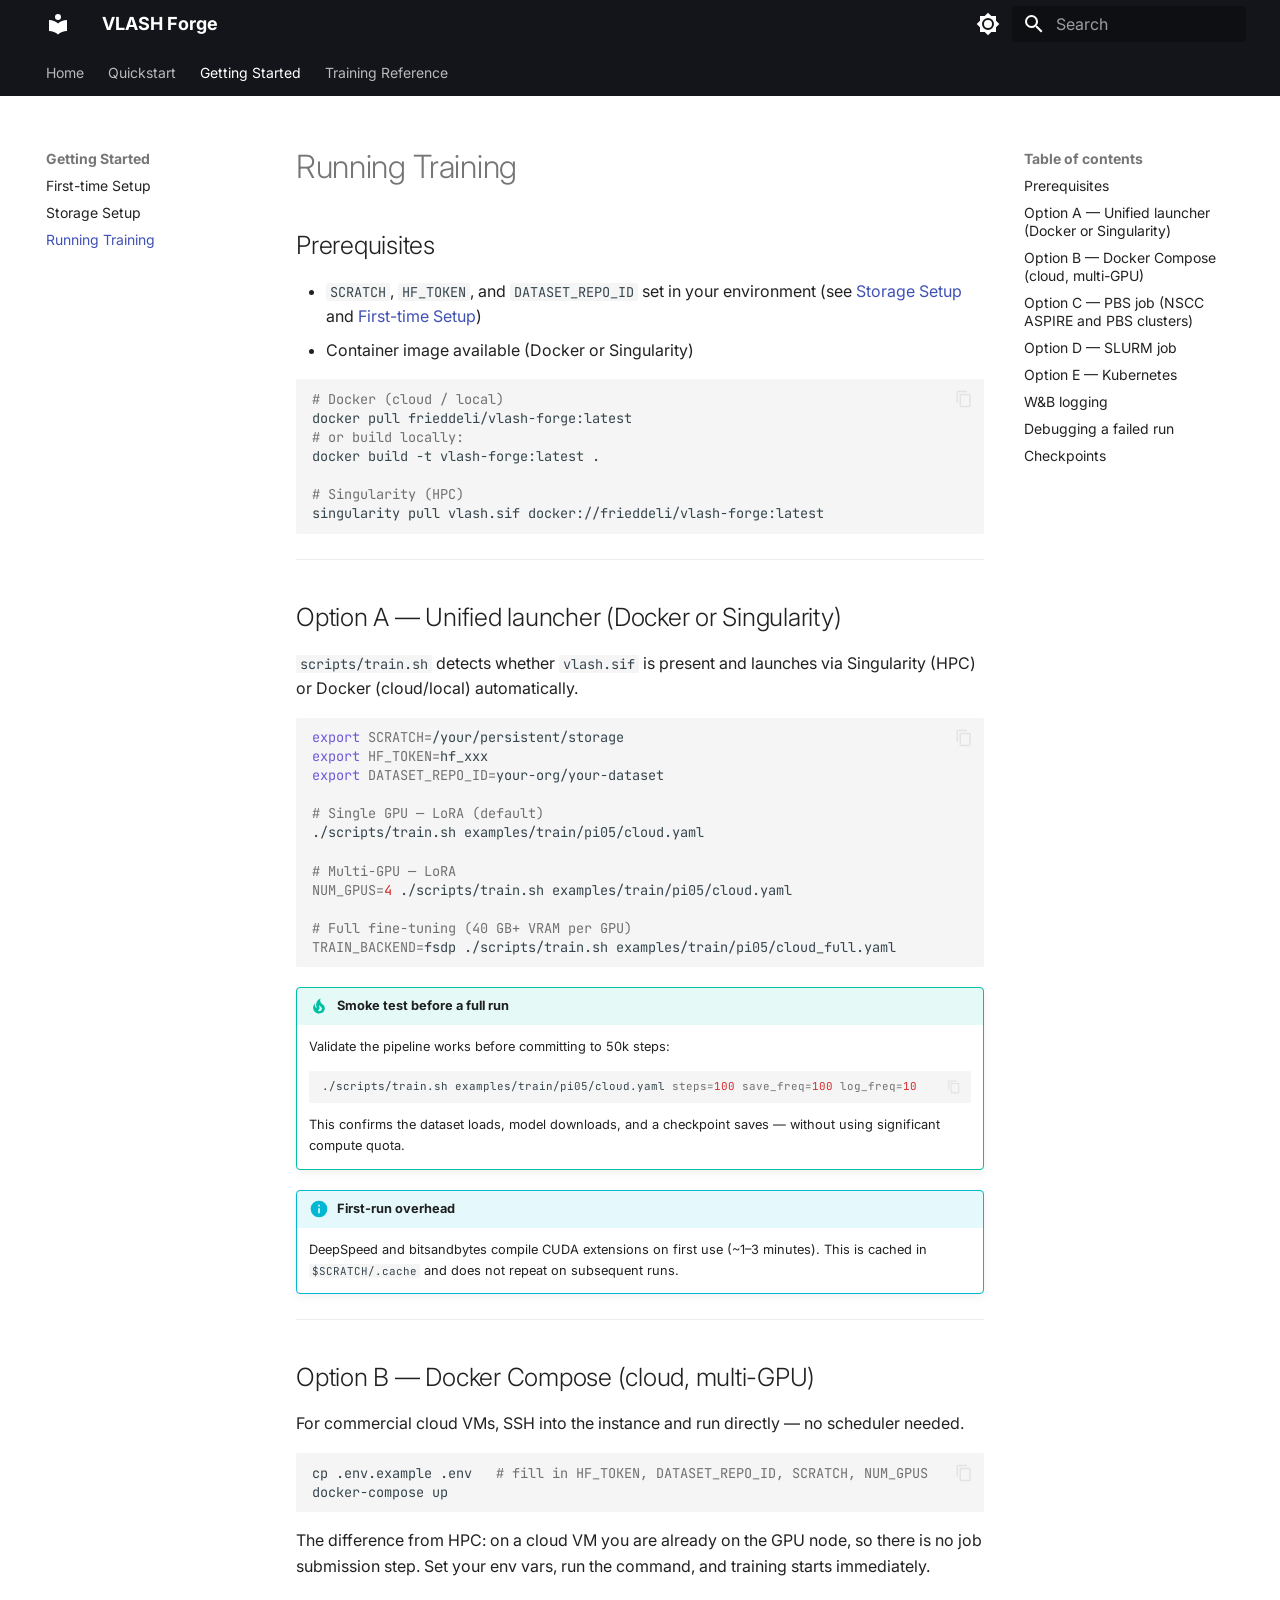
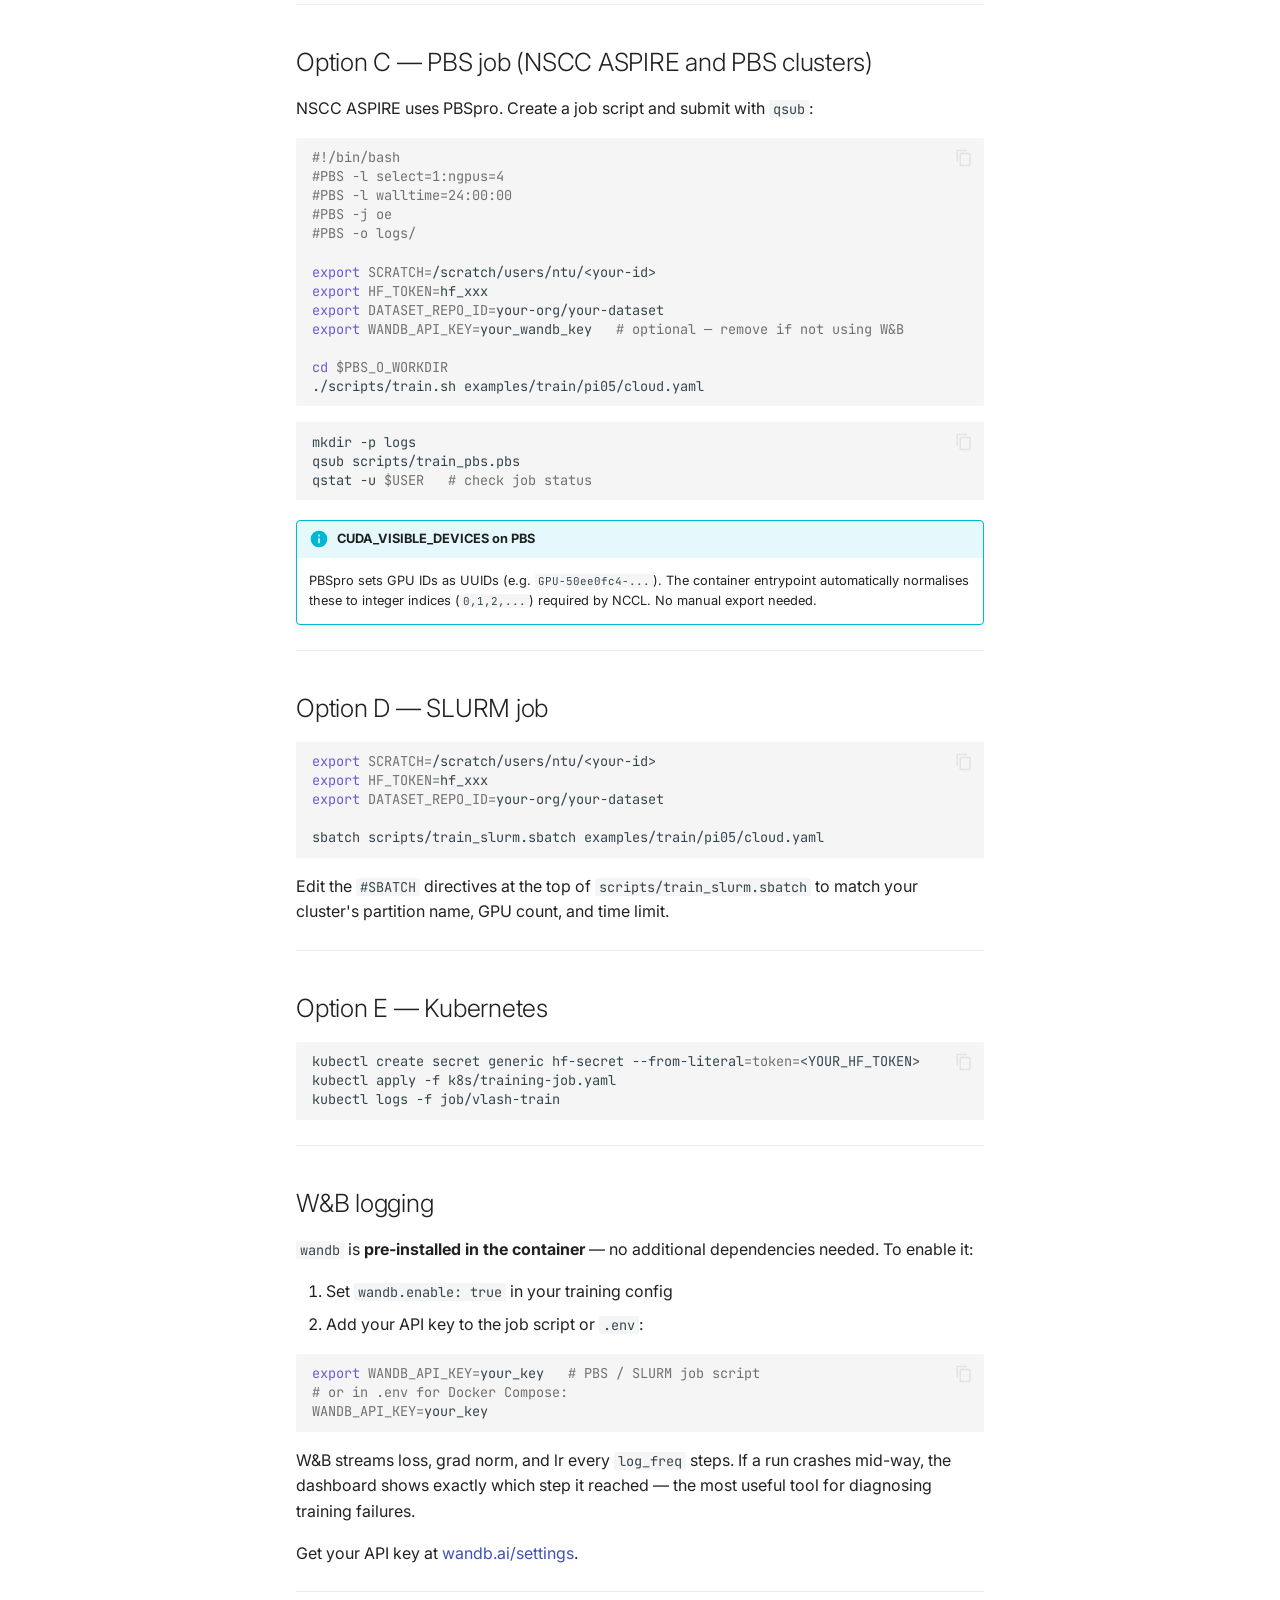
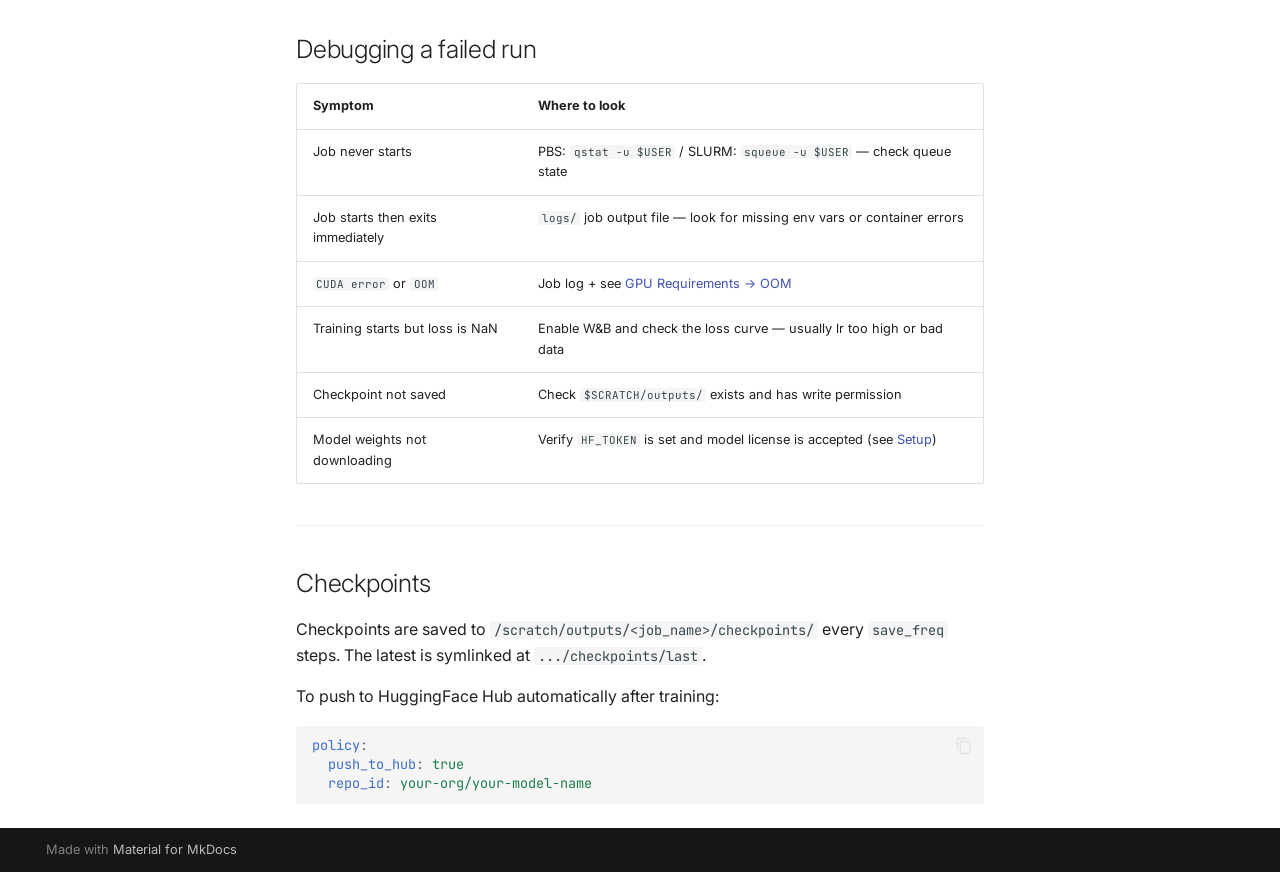
<file: running/index.html>
<!doctype html>
<html lang="en" class="no-js">
  <head>
    
      <meta charset="utf-8">
      <meta name="viewport" content="width=device-width,initial-scale=1">
      
        <meta name="description" content="Portable VLA fine-tuning on cloud and HPC — one command to train anywhere">
      
      
      
        <link rel="canonical" href="https://frieddeli.github.io/VLASH-Forge/running/">
      
      
        <link rel="prev" href="../storage/">
      
      
        <link rel="next" href="../backends/">
      
      
        
      
      
      <link rel="icon" href="../assets/images/favicon.png">
      <meta name="generator" content="mkdocs-1.6.1, mkdocs-material-9.7.6">
    
    
      
        <title>Running Training - VLASH Forge</title>
      
    
    
      <link rel="stylesheet" href="../assets/stylesheets/main.484c7ddc.min.css">
      
        
        <link rel="stylesheet" href="../assets/stylesheets/palette.ab4e12ef.min.css">
      
      


    
    
      
    
    
      
        
        
        <link rel="preconnect" href="https://fonts.gstatic.com" crossorigin>
        <link rel="stylesheet" href="https://fonts.googleapis.com/css?family=Inter:300,300i,400,400i,700,700i%7CJetBrains+Mono:400,400i,700,700i&display=fallback">
        <style>:root{--md-text-font:"Inter";--md-code-font:"JetBrains Mono"}</style>
      
    
    
      <link rel="stylesheet" href="../stylesheets/extra.css">
    
    <script>__md_scope=new URL("..",location),__md_hash=e=>[...e].reduce(((e,_)=>(e<<5)-e+_.charCodeAt(0)),0),__md_get=(e,_=localStorage,t=__md_scope)=>JSON.parse(_.getItem(t.pathname+"."+e)),__md_set=(e,_,t=localStorage,a=__md_scope)=>{try{t.setItem(a.pathname+"."+e,JSON.stringify(_))}catch(e){}}</script>
    
      

    
    
  </head>
  
  
    
    
      
    
    
    
    
    <body dir="ltr" data-md-color-scheme="default" data-md-color-primary="black" data-md-color-accent="deep-orange">
  
    
    <input class="md-toggle" data-md-toggle="drawer" type="checkbox" id="__drawer" autocomplete="off">
    <input class="md-toggle" data-md-toggle="search" type="checkbox" id="__search" autocomplete="off">
    <label class="md-overlay" for="__drawer"></label>
    <div data-md-component="skip">
      
        
        <a href="#running-training" class="md-skip">
          Skip to content
        </a>
      
    </div>
    <div data-md-component="announce">
      
    </div>
    
    
      

<header class="md-header" data-md-component="header">
  <nav class="md-header__inner md-grid" aria-label="Header">
    <a href=".." title="VLASH Forge" class="md-header__button md-logo" aria-label="VLASH Forge" data-md-component="logo">
      
  
  <svg xmlns="http://www.w3.org/2000/svg" viewBox="0 0 24 24"><path d="M12 8a3 3 0 0 0 3-3 3 3 0 0 0-3-3 3 3 0 0 0-3 3 3 3 0 0 0 3 3m0 3.54C9.64 9.35 6.5 8 3 8v11c3.5 0 6.64 1.35 9 3.54 2.36-2.19 5.5-3.54 9-3.54V8c-3.5 0-6.64 1.35-9 3.54"/></svg>

    </a>
    <label class="md-header__button md-icon" for="__drawer">
      
      <svg xmlns="http://www.w3.org/2000/svg" viewBox="0 0 24 24"><path d="M3 6h18v2H3zm0 5h18v2H3zm0 5h18v2H3z"/></svg>
    </label>
    <div class="md-header__title" data-md-component="header-title">
      <div class="md-header__ellipsis">
        <div class="md-header__topic">
          <span class="md-ellipsis">
            VLASH Forge
          </span>
        </div>
        <div class="md-header__topic" data-md-component="header-topic">
          <span class="md-ellipsis">
            
              Running Training
            
          </span>
        </div>
      </div>
    </div>
    
      
        <form class="md-header__option" data-md-component="palette">
  
    
    
    
    <input class="md-option" data-md-color-media="" data-md-color-scheme="default" data-md-color-primary="black" data-md-color-accent="deep-orange"  aria-label="Switch to dark mode"  type="radio" name="__palette" id="__palette_0">
    
      <label class="md-header__button md-icon" title="Switch to dark mode" for="__palette_1" hidden>
        <svg xmlns="http://www.w3.org/2000/svg" viewBox="0 0 24 24"><path d="M12 8a4 4 0 0 0-4 4 4 4 0 0 0 4 4 4 4 0 0 0 4-4 4 4 0 0 0-4-4m0 10a6 6 0 0 1-6-6 6 6 0 0 1 6-6 6 6 0 0 1 6 6 6 6 0 0 1-6 6m8-9.31V4h-4.69L12 .69 8.69 4H4v4.69L.69 12 4 15.31V20h4.69L12 23.31 15.31 20H20v-4.69L23.31 12z"/></svg>
      </label>
    
  
    
    
    
    <input class="md-option" data-md-color-media="" data-md-color-scheme="slate" data-md-color-primary="black" data-md-color-accent="deep-orange"  aria-label="Switch to light mode"  type="radio" name="__palette" id="__palette_1">
    
      <label class="md-header__button md-icon" title="Switch to light mode" for="__palette_0" hidden>
        <svg xmlns="http://www.w3.org/2000/svg" viewBox="0 0 24 24"><path d="M12 18c-.89 0-1.74-.2-2.5-.55C11.56 16.5 13 14.42 13 12s-1.44-4.5-3.5-5.45C10.26 6.2 11.11 6 12 6a6 6 0 0 1 6 6 6 6 0 0 1-6 6m8-9.31V4h-4.69L12 .69 8.69 4H4v4.69L.69 12 4 15.31V20h4.69L12 23.31 15.31 20H20v-4.69L23.31 12z"/></svg>
      </label>
    
  
</form>
      
    
    
      <script>var palette=__md_get("__palette");if(palette&&palette.color){if("(prefers-color-scheme)"===palette.color.media){var media=matchMedia("(prefers-color-scheme: light)"),input=document.querySelector(media.matches?"[data-md-color-media='(prefers-color-scheme: light)']":"[data-md-color-media='(prefers-color-scheme: dark)']");palette.color.media=input.getAttribute("data-md-color-media"),palette.color.scheme=input.getAttribute("data-md-color-scheme"),palette.color.primary=input.getAttribute("data-md-color-primary"),palette.color.accent=input.getAttribute("data-md-color-accent")}for(var[key,value]of Object.entries(palette.color))document.body.setAttribute("data-md-color-"+key,value)}</script>
    
    
    
      
      
        <label class="md-header__button md-icon" for="__search">
          
          <svg xmlns="http://www.w3.org/2000/svg" viewBox="0 0 24 24"><path d="M9.5 3A6.5 6.5 0 0 1 16 9.5c0 1.61-.59 3.09-1.56 4.23l.27.27h.79l5 5-1.5 1.5-5-5v-.79l-.27-.27A6.52 6.52 0 0 1 9.5 16 6.5 6.5 0 0 1 3 9.5 6.5 6.5 0 0 1 9.5 3m0 2C7 5 5 7 5 9.5S7 14 9.5 14 14 12 14 9.5 12 5 9.5 5"/></svg>
        </label>
        <div class="md-search" data-md-component="search" role="dialog">
  <label class="md-search__overlay" for="__search"></label>
  <div class="md-search__inner" role="search">
    <form class="md-search__form" name="search">
      <input type="text" class="md-search__input" name="query" aria-label="Search" placeholder="Search" autocapitalize="off" autocorrect="off" autocomplete="off" spellcheck="false" data-md-component="search-query" required>
      <label class="md-search__icon md-icon" for="__search">
        
        <svg xmlns="http://www.w3.org/2000/svg" viewBox="0 0 24 24"><path d="M9.5 3A6.5 6.5 0 0 1 16 9.5c0 1.61-.59 3.09-1.56 4.23l.27.27h.79l5 5-1.5 1.5-5-5v-.79l-.27-.27A6.52 6.52 0 0 1 9.5 16 6.5 6.5 0 0 1 3 9.5 6.5 6.5 0 0 1 9.5 3m0 2C7 5 5 7 5 9.5S7 14 9.5 14 14 12 14 9.5 12 5 9.5 5"/></svg>
        
        <svg xmlns="http://www.w3.org/2000/svg" viewBox="0 0 24 24"><path d="M20 11v2H8l5.5 5.5-1.42 1.42L4.16 12l7.92-7.92L13.5 5.5 8 11z"/></svg>
      </label>
      <nav class="md-search__options" aria-label="Search">
        
        <button type="reset" class="md-search__icon md-icon" title="Clear" aria-label="Clear" tabindex="-1">
          
          <svg xmlns="http://www.w3.org/2000/svg" viewBox="0 0 24 24"><path d="M19 6.41 17.59 5 12 10.59 6.41 5 5 6.41 10.59 12 5 17.59 6.41 19 12 13.41 17.59 19 19 17.59 13.41 12z"/></svg>
        </button>
      </nav>
      
    </form>
    <div class="md-search__output">
      <div class="md-search__scrollwrap" tabindex="0" data-md-scrollfix>
        <div class="md-search-result" data-md-component="search-result">
          <div class="md-search-result__meta">
            Initializing search
          </div>
          <ol class="md-search-result__list" role="presentation"></ol>
        </div>
      </div>
    </div>
  </div>
</div>
      
    
    
  </nav>
  
</header>
    
    <div class="md-container" data-md-component="container">
      
      
        
          
            
<nav class="md-tabs" aria-label="Tabs" data-md-component="tabs">
  <div class="md-grid">
    <ul class="md-tabs__list">
      
        
  
  
  
  
    <li class="md-tabs__item">
      <a href=".." class="md-tabs__link">
        
  
  
    
  
  Home

      </a>
    </li>
  

      
        
  
  
  
  
    <li class="md-tabs__item">
      <a href="../quickstart/" class="md-tabs__link">
        
  
  
    
  
  Quickstart

      </a>
    </li>
  

      
        
  
  
  
    
  
  
    
    
      <li class="md-tabs__item md-tabs__item--active">
        <a href="../setup/" class="md-tabs__link">
          
  
  
  Getting Started

        </a>
      </li>
    
  

      
        
  
  
  
  
    
    
      <li class="md-tabs__item">
        <a href="../backends/" class="md-tabs__link">
          
  
  
  Training Reference

        </a>
      </li>
    
  

      
    </ul>
  </div>
</nav>
          
        
      
      <main class="md-main" data-md-component="main">
        <div class="md-main__inner md-grid">
          
            
              
              <div class="md-sidebar md-sidebar--primary" data-md-component="sidebar" data-md-type="navigation" >
                <div class="md-sidebar__scrollwrap">
                  <div class="md-sidebar__inner">
                    


  


<nav class="md-nav md-nav--primary md-nav--lifted" aria-label="Navigation" data-md-level="0">
  <label class="md-nav__title" for="__drawer">
    <a href=".." title="VLASH Forge" class="md-nav__button md-logo" aria-label="VLASH Forge" data-md-component="logo">
      
  
  <svg xmlns="http://www.w3.org/2000/svg" viewBox="0 0 24 24"><path d="M12 8a3 3 0 0 0 3-3 3 3 0 0 0-3-3 3 3 0 0 0-3 3 3 3 0 0 0 3 3m0 3.54C9.64 9.35 6.5 8 3 8v11c3.5 0 6.64 1.35 9 3.54 2.36-2.19 5.5-3.54 9-3.54V8c-3.5 0-6.64 1.35-9 3.54"/></svg>

    </a>
    VLASH Forge
  </label>
  
  <ul class="md-nav__list" data-md-scrollfix>
    
      
      
  
  
  
  
    <li class="md-nav__item">
      <a href=".." class="md-nav__link">
        
  
  
  <span class="md-ellipsis">
    
  
    Home
  

    
  </span>
  
  

      </a>
    </li>
  

    
      
      
  
  
  
  
    <li class="md-nav__item">
      <a href="../quickstart/" class="md-nav__link">
        
  
  
  <span class="md-ellipsis">
    
  
    Quickstart
  

    
  </span>
  
  

      </a>
    </li>
  

    
      
      
  
  
    
  
  
  
    
    
    
    
      
        
        
      
      
        
      
    
    
    <li class="md-nav__item md-nav__item--active md-nav__item--section md-nav__item--nested">
      
        
        
        <input class="md-nav__toggle md-toggle " type="checkbox" id="__nav_3" checked>
        
          
          <label class="md-nav__link" for="__nav_3" id="__nav_3_label" tabindex="">
            
  
  
  <span class="md-ellipsis">
    
  
    Getting Started
  

    
  </span>
  
  

            <span class="md-nav__icon md-icon"></span>
          </label>
        
        <nav class="md-nav" data-md-level="1" aria-labelledby="__nav_3_label" aria-expanded="true">
          <label class="md-nav__title" for="__nav_3">
            <span class="md-nav__icon md-icon"></span>
            
  
    Getting Started
  

          </label>
          <ul class="md-nav__list" data-md-scrollfix>
            
              
                
  
  
  
  
    <li class="md-nav__item">
      <a href="../setup/" class="md-nav__link">
        
  
  
  <span class="md-ellipsis">
    
  
    First-time Setup
  

    
  </span>
  
  

      </a>
    </li>
  

              
            
              
                
  
  
  
  
    <li class="md-nav__item">
      <a href="../storage/" class="md-nav__link">
        
  
  
  <span class="md-ellipsis">
    
  
    Storage Setup
  

    
  </span>
  
  

      </a>
    </li>
  

              
            
              
                
  
  
    
  
  
  
    <li class="md-nav__item md-nav__item--active">
      
      <input class="md-nav__toggle md-toggle" type="checkbox" id="__toc">
      
      
        
      
      
        <label class="md-nav__link md-nav__link--active" for="__toc">
          
  
  
  <span class="md-ellipsis">
    
  
    Running Training
  

    
  </span>
  
  

          <span class="md-nav__icon md-icon"></span>
        </label>
      
      <a href="./" class="md-nav__link md-nav__link--active">
        
  
  
  <span class="md-ellipsis">
    
  
    Running Training
  

    
  </span>
  
  

      </a>
      
        

<nav class="md-nav md-nav--secondary" aria-label="Table of contents">
  
  
  
    
  
  
    <label class="md-nav__title" for="__toc">
      <span class="md-nav__icon md-icon"></span>
      Table of contents
    </label>
    <ul class="md-nav__list" data-md-component="toc" data-md-scrollfix>
      
        <li class="md-nav__item">
  <a href="#prerequisites" class="md-nav__link">
    <span class="md-ellipsis">
      
        Prerequisites
      
    </span>
  </a>
  
</li>
      
        <li class="md-nav__item">
  <a href="#option-a-unified-launcher-docker-or-singularity" class="md-nav__link">
    <span class="md-ellipsis">
      
        Option A — Unified launcher (Docker or Singularity)
      
    </span>
  </a>
  
</li>
      
        <li class="md-nav__item">
  <a href="#option-b-docker-compose-cloud-multi-gpu" class="md-nav__link">
    <span class="md-ellipsis">
      
        Option B — Docker Compose (cloud, multi-GPU)
      
    </span>
  </a>
  
</li>
      
        <li class="md-nav__item">
  <a href="#option-c-pbs-job-nscc-aspire-and-pbs-clusters" class="md-nav__link">
    <span class="md-ellipsis">
      
        Option C — PBS job (NSCC ASPIRE and PBS clusters)
      
    </span>
  </a>
  
</li>
      
        <li class="md-nav__item">
  <a href="#option-d-slurm-job" class="md-nav__link">
    <span class="md-ellipsis">
      
        Option D — SLURM job
      
    </span>
  </a>
  
</li>
      
        <li class="md-nav__item">
  <a href="#option-e-kubernetes" class="md-nav__link">
    <span class="md-ellipsis">
      
        Option E — Kubernetes
      
    </span>
  </a>
  
</li>
      
        <li class="md-nav__item">
  <a href="#wb-logging" class="md-nav__link">
    <span class="md-ellipsis">
      
        W&amp;B logging
      
    </span>
  </a>
  
</li>
      
        <li class="md-nav__item">
  <a href="#debugging-a-failed-run" class="md-nav__link">
    <span class="md-ellipsis">
      
        Debugging a failed run
      
    </span>
  </a>
  
</li>
      
        <li class="md-nav__item">
  <a href="#checkpoints" class="md-nav__link">
    <span class="md-ellipsis">
      
        Checkpoints
      
    </span>
  </a>
  
</li>
      
    </ul>
  
</nav>
      
    </li>
  

              
            
          </ul>
        </nav>
      
    </li>
  

    
      
      
  
  
  
  
    
    
    
    
      
      
        
      
    
    
    <li class="md-nav__item md-nav__item--nested">
      
        
        
        <input class="md-nav__toggle md-toggle " type="checkbox" id="__nav_4" >
        
          
          <label class="md-nav__link" for="__nav_4" id="__nav_4_label" tabindex="0">
            
  
  
  <span class="md-ellipsis">
    
  
    Training Reference
  

    
  </span>
  
  

            <span class="md-nav__icon md-icon"></span>
          </label>
        
        <nav class="md-nav" data-md-level="1" aria-labelledby="__nav_4_label" aria-expanded="false">
          <label class="md-nav__title" for="__nav_4">
            <span class="md-nav__icon md-icon"></span>
            
  
    Training Reference
  

          </label>
          <ul class="md-nav__list" data-md-scrollfix>
            
              
                
  
  
  
  
    <li class="md-nav__item">
      <a href="../backends/" class="md-nav__link">
        
  
  
  <span class="md-ellipsis">
    
  
    Backends (DeepSpeed / FSDP)
  

    
  </span>
  
  

      </a>
    </li>
  

              
            
              
                
  
  
  
  
    <li class="md-nav__item">
      <a href="../gpu/" class="md-nav__link">
        
  
  
  <span class="md-ellipsis">
    
  
    GPU Requirements
  

    
  </span>
  
  

      </a>
    </li>
  

              
            
              
                
  
  
  
  
    <li class="md-nav__item">
      <a href="../config/" class="md-nav__link">
        
  
  
  <span class="md-ellipsis">
    
  
    Config Reference
  

    
  </span>
  
  

      </a>
    </li>
  

              
            
              
                
  
  
  
  
    <li class="md-nav__item">
      <a href="../env-vars/" class="md-nav__link">
        
  
  
  <span class="md-ellipsis">
    
  
    Environment Variables
  

    
  </span>
  
  

      </a>
    </li>
  

              
            
          </ul>
        </nav>
      
    </li>
  

    
  </ul>
</nav>
                  </div>
                </div>
              </div>
            
            
              
              <div class="md-sidebar md-sidebar--secondary" data-md-component="sidebar" data-md-type="toc" >
                <div class="md-sidebar__scrollwrap">
                  <div class="md-sidebar__inner">
                    

<nav class="md-nav md-nav--secondary" aria-label="Table of contents">
  
  
  
    
  
  
    <label class="md-nav__title" for="__toc">
      <span class="md-nav__icon md-icon"></span>
      Table of contents
    </label>
    <ul class="md-nav__list" data-md-component="toc" data-md-scrollfix>
      
        <li class="md-nav__item">
  <a href="#prerequisites" class="md-nav__link">
    <span class="md-ellipsis">
      
        Prerequisites
      
    </span>
  </a>
  
</li>
      
        <li class="md-nav__item">
  <a href="#option-a-unified-launcher-docker-or-singularity" class="md-nav__link">
    <span class="md-ellipsis">
      
        Option A — Unified launcher (Docker or Singularity)
      
    </span>
  </a>
  
</li>
      
        <li class="md-nav__item">
  <a href="#option-b-docker-compose-cloud-multi-gpu" class="md-nav__link">
    <span class="md-ellipsis">
      
        Option B — Docker Compose (cloud, multi-GPU)
      
    </span>
  </a>
  
</li>
      
        <li class="md-nav__item">
  <a href="#option-c-pbs-job-nscc-aspire-and-pbs-clusters" class="md-nav__link">
    <span class="md-ellipsis">
      
        Option C — PBS job (NSCC ASPIRE and PBS clusters)
      
    </span>
  </a>
  
</li>
      
        <li class="md-nav__item">
  <a href="#option-d-slurm-job" class="md-nav__link">
    <span class="md-ellipsis">
      
        Option D — SLURM job
      
    </span>
  </a>
  
</li>
      
        <li class="md-nav__item">
  <a href="#option-e-kubernetes" class="md-nav__link">
    <span class="md-ellipsis">
      
        Option E — Kubernetes
      
    </span>
  </a>
  
</li>
      
        <li class="md-nav__item">
  <a href="#wb-logging" class="md-nav__link">
    <span class="md-ellipsis">
      
        W&amp;B logging
      
    </span>
  </a>
  
</li>
      
        <li class="md-nav__item">
  <a href="#debugging-a-failed-run" class="md-nav__link">
    <span class="md-ellipsis">
      
        Debugging a failed run
      
    </span>
  </a>
  
</li>
      
        <li class="md-nav__item">
  <a href="#checkpoints" class="md-nav__link">
    <span class="md-ellipsis">
      
        Checkpoints
      
    </span>
  </a>
  
</li>
      
    </ul>
  
</nav>
                  </div>
                </div>
              </div>
            
          
          
            <div class="md-content" data-md-component="content">
              
              <article class="md-content__inner md-typeset">
                
                  



<h1 id="running-training">Running Training</h1>
<h2 id="prerequisites">Prerequisites</h2>
<ul>
<li><code>SCRATCH</code>, <code>HF_TOKEN</code>, and <code>DATASET_REPO_ID</code> set in your environment
  (see <a href="../storage/">Storage Setup</a> and <a href="../setup/">First-time Setup</a>)</li>
<li>Container image available (Docker or Singularity)</li>
</ul>
<div class="highlight"><pre><span></span><code><a id="__codelineno-0-1" name="__codelineno-0-1" href="#__codelineno-0-1"></a><span class="c1"># Docker (cloud / local)</span>
<a id="__codelineno-0-2" name="__codelineno-0-2" href="#__codelineno-0-2"></a>docker<span class="w"> </span>pull<span class="w"> </span>frieddeli/vlash-forge:latest
<a id="__codelineno-0-3" name="__codelineno-0-3" href="#__codelineno-0-3"></a><span class="c1"># or build locally:</span>
<a id="__codelineno-0-4" name="__codelineno-0-4" href="#__codelineno-0-4"></a>docker<span class="w"> </span>build<span class="w"> </span>-t<span class="w"> </span>vlash-forge:latest<span class="w"> </span>.
<a id="__codelineno-0-5" name="__codelineno-0-5" href="#__codelineno-0-5"></a>
<a id="__codelineno-0-6" name="__codelineno-0-6" href="#__codelineno-0-6"></a><span class="c1"># Singularity (HPC)</span>
<a id="__codelineno-0-7" name="__codelineno-0-7" href="#__codelineno-0-7"></a>singularity<span class="w"> </span>pull<span class="w"> </span>vlash.sif<span class="w"> </span>docker://frieddeli/vlash-forge:latest
</code></pre></div>
<hr />
<h2 id="option-a-unified-launcher-docker-or-singularity">Option A — Unified launcher (Docker or Singularity)</h2>
<p><code>scripts/train.sh</code> detects whether <code>vlash.sif</code> is present and launches via
Singularity (HPC) or Docker (cloud/local) automatically.</p>
<div class="highlight"><pre><span></span><code><a id="__codelineno-1-1" name="__codelineno-1-1" href="#__codelineno-1-1"></a><span class="nb">export</span><span class="w"> </span><span class="nv">SCRATCH</span><span class="o">=</span>/your/persistent/storage
<a id="__codelineno-1-2" name="__codelineno-1-2" href="#__codelineno-1-2"></a><span class="nb">export</span><span class="w"> </span><span class="nv">HF_TOKEN</span><span class="o">=</span>hf_xxx
<a id="__codelineno-1-3" name="__codelineno-1-3" href="#__codelineno-1-3"></a><span class="nb">export</span><span class="w"> </span><span class="nv">DATASET_REPO_ID</span><span class="o">=</span>your-org/your-dataset
<a id="__codelineno-1-4" name="__codelineno-1-4" href="#__codelineno-1-4"></a>
<a id="__codelineno-1-5" name="__codelineno-1-5" href="#__codelineno-1-5"></a><span class="c1"># Single GPU — LoRA (default)</span>
<a id="__codelineno-1-6" name="__codelineno-1-6" href="#__codelineno-1-6"></a>./scripts/train.sh<span class="w"> </span>examples/train/pi05/cloud.yaml
<a id="__codelineno-1-7" name="__codelineno-1-7" href="#__codelineno-1-7"></a>
<a id="__codelineno-1-8" name="__codelineno-1-8" href="#__codelineno-1-8"></a><span class="c1"># Multi-GPU — LoRA</span>
<a id="__codelineno-1-9" name="__codelineno-1-9" href="#__codelineno-1-9"></a><span class="nv">NUM_GPUS</span><span class="o">=</span><span class="m">4</span><span class="w"> </span>./scripts/train.sh<span class="w"> </span>examples/train/pi05/cloud.yaml
<a id="__codelineno-1-10" name="__codelineno-1-10" href="#__codelineno-1-10"></a>
<a id="__codelineno-1-11" name="__codelineno-1-11" href="#__codelineno-1-11"></a><span class="c1"># Full fine-tuning (40 GB+ VRAM per GPU)</span>
<a id="__codelineno-1-12" name="__codelineno-1-12" href="#__codelineno-1-12"></a><span class="nv">TRAIN_BACKEND</span><span class="o">=</span>fsdp<span class="w"> </span>./scripts/train.sh<span class="w"> </span>examples/train/pi05/cloud_full.yaml
</code></pre></div>
<div class="admonition tip">
<p class="admonition-title">Smoke test before a full run</p>
<p>Validate the pipeline works before committing to 50k steps:
<div class="highlight"><pre><span></span><code><a id="__codelineno-2-1" name="__codelineno-2-1" href="#__codelineno-2-1"></a>./scripts/train.sh<span class="w"> </span>examples/train/pi05/cloud.yaml<span class="w"> </span><span class="nv">steps</span><span class="o">=</span><span class="m">100</span><span class="w"> </span><span class="nv">save_freq</span><span class="o">=</span><span class="m">100</span><span class="w"> </span><span class="nv">log_freq</span><span class="o">=</span><span class="m">10</span>
</code></pre></div>
This confirms the dataset loads, model downloads, and a checkpoint saves — without using significant compute quota.</p>
</div>
<div class="admonition info">
<p class="admonition-title">First-run overhead</p>
<p>DeepSpeed and bitsandbytes compile CUDA extensions on first use (~1–3 minutes).
This is cached in <code>$SCRATCH/.cache</code> and does not repeat on subsequent runs.</p>
</div>
<hr />
<h2 id="option-b-docker-compose-cloud-multi-gpu">Option B — Docker Compose (cloud, multi-GPU)</h2>
<p>For commercial cloud VMs, SSH into the instance and run directly — no scheduler needed.</p>
<div class="highlight"><pre><span></span><code><a id="__codelineno-3-1" name="__codelineno-3-1" href="#__codelineno-3-1"></a>cp<span class="w"> </span>.env.example<span class="w"> </span>.env<span class="w">   </span><span class="c1"># fill in HF_TOKEN, DATASET_REPO_ID, SCRATCH, NUM_GPUS</span>
<a id="__codelineno-3-2" name="__codelineno-3-2" href="#__codelineno-3-2"></a>docker-compose<span class="w"> </span>up
</code></pre></div>
<p>The difference from HPC: on a cloud VM you are already on the GPU node, so there
is no job submission step. Set your env vars, run the command, and training starts immediately.</p>
<hr />
<h2 id="option-c-pbs-job-nscc-aspire-and-pbs-clusters">Option C — PBS job (NSCC ASPIRE and PBS clusters)</h2>
<p>NSCC ASPIRE uses PBSpro. Create a job script and submit with <code>qsub</code>:</p>
<div class="highlight"><pre><span></span><code><a id="__codelineno-4-1" name="__codelineno-4-1" href="#__codelineno-4-1"></a><span class="ch">#!/bin/bash</span>
<a id="__codelineno-4-2" name="__codelineno-4-2" href="#__codelineno-4-2"></a><span class="c1">#PBS -l select=1:ngpus=4</span>
<a id="__codelineno-4-3" name="__codelineno-4-3" href="#__codelineno-4-3"></a><span class="c1">#PBS -l walltime=24:00:00</span>
<a id="__codelineno-4-4" name="__codelineno-4-4" href="#__codelineno-4-4"></a><span class="c1">#PBS -j oe</span>
<a id="__codelineno-4-5" name="__codelineno-4-5" href="#__codelineno-4-5"></a><span class="c1">#PBS -o logs/</span>
<a id="__codelineno-4-6" name="__codelineno-4-6" href="#__codelineno-4-6"></a>
<a id="__codelineno-4-7" name="__codelineno-4-7" href="#__codelineno-4-7"></a><span class="nb">export</span><span class="w"> </span><span class="nv">SCRATCH</span><span class="o">=</span>/scratch/users/ntu/&lt;your-id&gt;
<a id="__codelineno-4-8" name="__codelineno-4-8" href="#__codelineno-4-8"></a><span class="nb">export</span><span class="w"> </span><span class="nv">HF_TOKEN</span><span class="o">=</span>hf_xxx
<a id="__codelineno-4-9" name="__codelineno-4-9" href="#__codelineno-4-9"></a><span class="nb">export</span><span class="w"> </span><span class="nv">DATASET_REPO_ID</span><span class="o">=</span>your-org/your-dataset
<a id="__codelineno-4-10" name="__codelineno-4-10" href="#__codelineno-4-10"></a><span class="nb">export</span><span class="w"> </span><span class="nv">WANDB_API_KEY</span><span class="o">=</span>your_wandb_key<span class="w">   </span><span class="c1"># optional — remove if not using W&amp;B</span>
<a id="__codelineno-4-11" name="__codelineno-4-11" href="#__codelineno-4-11"></a>
<a id="__codelineno-4-12" name="__codelineno-4-12" href="#__codelineno-4-12"></a><span class="nb">cd</span><span class="w"> </span><span class="nv">$PBS_O_WORKDIR</span>
<a id="__codelineno-4-13" name="__codelineno-4-13" href="#__codelineno-4-13"></a>./scripts/train.sh<span class="w"> </span>examples/train/pi05/cloud.yaml
</code></pre></div>
<div class="highlight"><pre><span></span><code><a id="__codelineno-5-1" name="__codelineno-5-1" href="#__codelineno-5-1"></a>mkdir<span class="w"> </span>-p<span class="w"> </span>logs
<a id="__codelineno-5-2" name="__codelineno-5-2" href="#__codelineno-5-2"></a>qsub<span class="w"> </span>scripts/train_pbs.pbs
<a id="__codelineno-5-3" name="__codelineno-5-3" href="#__codelineno-5-3"></a>qstat<span class="w"> </span>-u<span class="w"> </span><span class="nv">$USER</span><span class="w">   </span><span class="c1"># check job status</span>
</code></pre></div>
<div class="admonition info">
<p class="admonition-title">CUDA_VISIBLE_DEVICES on PBS</p>
<p>PBSpro sets GPU IDs as UUIDs (e.g. <code>GPU-50ee0fc4-...</code>). The container entrypoint
automatically normalises these to integer indices (<code>0,1,2,...</code>) required by NCCL.
No manual export needed.</p>
</div>
<hr />
<h2 id="option-d-slurm-job">Option D — SLURM job</h2>
<div class="highlight"><pre><span></span><code><a id="__codelineno-6-1" name="__codelineno-6-1" href="#__codelineno-6-1"></a><span class="nb">export</span><span class="w"> </span><span class="nv">SCRATCH</span><span class="o">=</span>/scratch/users/ntu/&lt;your-id&gt;
<a id="__codelineno-6-2" name="__codelineno-6-2" href="#__codelineno-6-2"></a><span class="nb">export</span><span class="w"> </span><span class="nv">HF_TOKEN</span><span class="o">=</span>hf_xxx
<a id="__codelineno-6-3" name="__codelineno-6-3" href="#__codelineno-6-3"></a><span class="nb">export</span><span class="w"> </span><span class="nv">DATASET_REPO_ID</span><span class="o">=</span>your-org/your-dataset
<a id="__codelineno-6-4" name="__codelineno-6-4" href="#__codelineno-6-4"></a>
<a id="__codelineno-6-5" name="__codelineno-6-5" href="#__codelineno-6-5"></a>sbatch<span class="w"> </span>scripts/train_slurm.sbatch<span class="w"> </span>examples/train/pi05/cloud.yaml
</code></pre></div>
<p>Edit the <code>#SBATCH</code> directives at the top of <code>scripts/train_slurm.sbatch</code> to match
your cluster's partition name, GPU count, and time limit.</p>
<hr />
<h2 id="option-e-kubernetes">Option E — Kubernetes</h2>
<div class="highlight"><pre><span></span><code><a id="__codelineno-7-1" name="__codelineno-7-1" href="#__codelineno-7-1"></a>kubectl<span class="w"> </span>create<span class="w"> </span>secret<span class="w"> </span>generic<span class="w"> </span>hf-secret<span class="w"> </span>--from-literal<span class="o">=</span><span class="nv">token</span><span class="o">=</span>&lt;YOUR_HF_TOKEN&gt;
<a id="__codelineno-7-2" name="__codelineno-7-2" href="#__codelineno-7-2"></a>kubectl<span class="w"> </span>apply<span class="w"> </span>-f<span class="w"> </span>k8s/training-job.yaml
<a id="__codelineno-7-3" name="__codelineno-7-3" href="#__codelineno-7-3"></a>kubectl<span class="w"> </span>logs<span class="w"> </span>-f<span class="w"> </span>job/vlash-train
</code></pre></div>
<hr />
<h2 id="wb-logging">W&amp;B logging</h2>
<p><code>wandb</code> is <strong>pre-installed in the container</strong> — no additional dependencies needed.
To enable it:</p>
<ol>
<li>Set <code>wandb.enable: true</code> in your training config</li>
<li>Add your API key to the job script or <code>.env</code>:</li>
</ol>
<div class="highlight"><pre><span></span><code><a id="__codelineno-8-1" name="__codelineno-8-1" href="#__codelineno-8-1"></a><span class="nb">export</span><span class="w"> </span><span class="nv">WANDB_API_KEY</span><span class="o">=</span>your_key<span class="w">   </span><span class="c1"># PBS / SLURM job script</span>
<a id="__codelineno-8-2" name="__codelineno-8-2" href="#__codelineno-8-2"></a><span class="c1"># or in .env for Docker Compose:</span>
<a id="__codelineno-8-3" name="__codelineno-8-3" href="#__codelineno-8-3"></a><span class="nv">WANDB_API_KEY</span><span class="o">=</span>your_key
</code></pre></div>
<p>W&amp;B streams loss, grad norm, and lr every <code>log_freq</code> steps. If a run crashes
mid-way, the dashboard shows exactly which step it reached — the most useful
tool for diagnosing training failures.</p>
<p>Get your API key at <a href="https://wandb.ai/settings">wandb.ai/settings</a>.</p>
<hr />
<h2 id="debugging-a-failed-run">Debugging a failed run</h2>
<table>
<thead>
<tr>
<th>Symptom</th>
<th>Where to look</th>
</tr>
</thead>
<tbody>
<tr>
<td>Job never starts</td>
<td>PBS: <code>qstat -u $USER</code> / SLURM: <code>squeue -u $USER</code> — check queue state</td>
</tr>
<tr>
<td>Job starts then exits immediately</td>
<td><code>logs/</code> job output file — look for missing env vars or container errors</td>
</tr>
<tr>
<td><code>CUDA error</code> or <code>OOM</code></td>
<td>Job log + see <a href="../gpu/#out-of-memory-oom">GPU Requirements → OOM</a></td>
</tr>
<tr>
<td>Training starts but loss is NaN</td>
<td>Enable W&amp;B and check the loss curve — usually lr too high or bad data</td>
</tr>
<tr>
<td>Checkpoint not saved</td>
<td>Check <code>$SCRATCH/outputs/</code> exists and has write permission</td>
</tr>
<tr>
<td>Model weights not downloading</td>
<td>Verify <code>HF_TOKEN</code> is set and model license is accepted (see <a href="../setup/#2-accept-the-base-model-licenses">Setup</a>)</td>
</tr>
</tbody>
</table>
<hr />
<h2 id="checkpoints">Checkpoints</h2>
<p>Checkpoints are saved to <code>/scratch/outputs/&lt;job_name&gt;/checkpoints/</code> every <code>save_freq</code> steps.
The latest is symlinked at <code>.../checkpoints/last</code>.</p>
<p>To push to HuggingFace Hub automatically after training:</p>
<div class="highlight"><pre><span></span><code><a id="__codelineno-9-1" name="__codelineno-9-1" href="#__codelineno-9-1"></a><span class="nt">policy</span><span class="p">:</span>
<a id="__codelineno-9-2" name="__codelineno-9-2" href="#__codelineno-9-2"></a><span class="w">  </span><span class="nt">push_to_hub</span><span class="p">:</span><span class="w"> </span><span class="l l-Scalar l-Scalar-Plain">true</span>
<a id="__codelineno-9-3" name="__codelineno-9-3" href="#__codelineno-9-3"></a><span class="w">  </span><span class="nt">repo_id</span><span class="p">:</span><span class="w"> </span><span class="l l-Scalar l-Scalar-Plain">your-org/your-model-name</span>
</code></pre></div>












                
              </article>
            </div>
          
          
<script>var target=document.getElementById(location.hash.slice(1));target&&target.name&&(target.checked=target.name.startsWith("__tabbed_"))</script>
        </div>
        
          <button type="button" class="md-top md-icon" data-md-component="top" hidden>
  
  <svg xmlns="http://www.w3.org/2000/svg" viewBox="0 0 24 24"><path d="M13 20h-2V8l-5.5 5.5-1.42-1.42L12 4.16l7.92 7.92-1.42 1.42L13 8z"/></svg>
  Back to top
</button>
        
      </main>
      
        <footer class="md-footer">
  
  <div class="md-footer-meta md-typeset">
    <div class="md-footer-meta__inner md-grid">
      <div class="md-copyright">
  
  
    Made with
    <a href="https://squidfunk.github.io/mkdocs-material/" target="_blank" rel="noopener">
      Material for MkDocs
    </a>
  
</div>
      
    </div>
  </div>
</footer>
      
    </div>
    <div class="md-dialog" data-md-component="dialog">
      <div class="md-dialog__inner md-typeset"></div>
    </div>
    
    
    
      
      
      <script id="__config" type="application/json">{"annotate": null, "base": "..", "features": ["navigation.tabs", "navigation.sections", "navigation.top", "content.code.copy", "content.code.annotate"], "search": "../assets/javascripts/workers/search.2c215733.min.js", "tags": null, "translations": {"clipboard.copied": "Copied to clipboard", "clipboard.copy": "Copy to clipboard", "search.result.more.one": "1 more on this page", "search.result.more.other": "# more on this page", "search.result.none": "No matching documents", "search.result.one": "1 matching document", "search.result.other": "# matching documents", "search.result.placeholder": "Type to start searching", "search.result.term.missing": "Missing", "select.version": "Select version"}, "version": null}</script>
    
    
      <script src="../assets/javascripts/bundle.79ae519e.min.js"></script>
      
    
  </body>
</html>
</file>
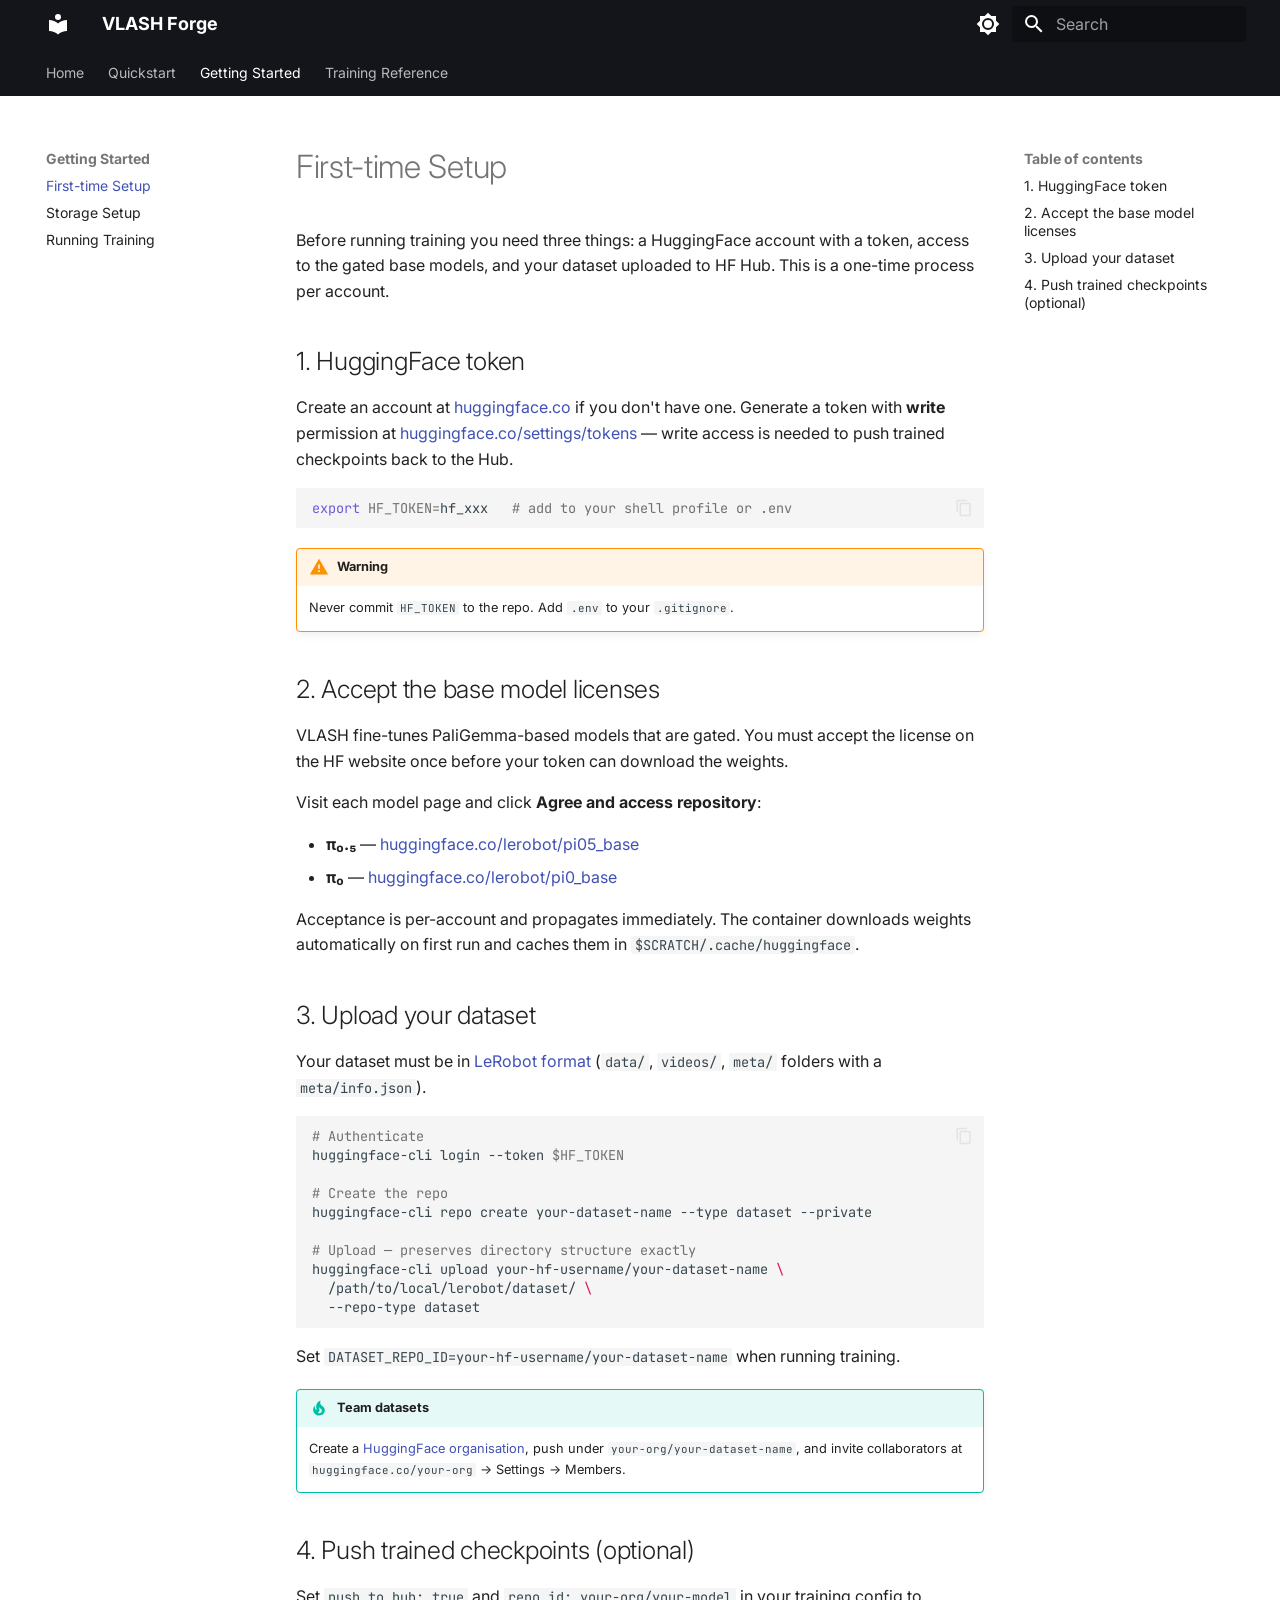
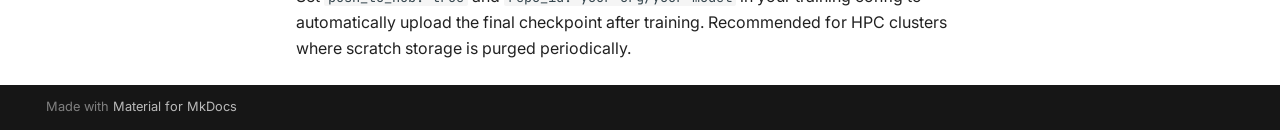
<file: setup/index.html>
<!doctype html>
<html lang="en" class="no-js">
  <head>
    
      <meta charset="utf-8">
      <meta name="viewport" content="width=device-width,initial-scale=1">
      
        <meta name="description" content="Portable VLA fine-tuning on cloud and HPC — one command to train anywhere">
      
      
      
        <link rel="canonical" href="https://frieddeli.github.io/VLASH-Forge/setup/">
      
      
        <link rel="prev" href="../quickstart/">
      
      
        <link rel="next" href="../storage/">
      
      
        
      
      
      <link rel="icon" href="../assets/images/favicon.png">
      <meta name="generator" content="mkdocs-1.6.1, mkdocs-material-9.7.6">
    
    
      
        <title>First-time Setup - VLASH Forge</title>
      
    
    
      <link rel="stylesheet" href="../assets/stylesheets/main.484c7ddc.min.css">
      
        
        <link rel="stylesheet" href="../assets/stylesheets/palette.ab4e12ef.min.css">
      
      


    
    
      
    
    
      
        
        
        <link rel="preconnect" href="https://fonts.gstatic.com" crossorigin>
        <link rel="stylesheet" href="https://fonts.googleapis.com/css?family=Inter:300,300i,400,400i,700,700i%7CJetBrains+Mono:400,400i,700,700i&display=fallback">
        <style>:root{--md-text-font:"Inter";--md-code-font:"JetBrains Mono"}</style>
      
    
    
      <link rel="stylesheet" href="../stylesheets/extra.css">
    
    <script>__md_scope=new URL("..",location),__md_hash=e=>[...e].reduce(((e,_)=>(e<<5)-e+_.charCodeAt(0)),0),__md_get=(e,_=localStorage,t=__md_scope)=>JSON.parse(_.getItem(t.pathname+"."+e)),__md_set=(e,_,t=localStorage,a=__md_scope)=>{try{t.setItem(a.pathname+"."+e,JSON.stringify(_))}catch(e){}}</script>
    
      

    
    
  </head>
  
  
    
    
      
    
    
    
    
    <body dir="ltr" data-md-color-scheme="default" data-md-color-primary="black" data-md-color-accent="deep-orange">
  
    
    <input class="md-toggle" data-md-toggle="drawer" type="checkbox" id="__drawer" autocomplete="off">
    <input class="md-toggle" data-md-toggle="search" type="checkbox" id="__search" autocomplete="off">
    <label class="md-overlay" for="__drawer"></label>
    <div data-md-component="skip">
      
        
        <a href="#first-time-setup" class="md-skip">
          Skip to content
        </a>
      
    </div>
    <div data-md-component="announce">
      
    </div>
    
    
      

<header class="md-header" data-md-component="header">
  <nav class="md-header__inner md-grid" aria-label="Header">
    <a href=".." title="VLASH Forge" class="md-header__button md-logo" aria-label="VLASH Forge" data-md-component="logo">
      
  
  <svg xmlns="http://www.w3.org/2000/svg" viewBox="0 0 24 24"><path d="M12 8a3 3 0 0 0 3-3 3 3 0 0 0-3-3 3 3 0 0 0-3 3 3 3 0 0 0 3 3m0 3.54C9.64 9.35 6.5 8 3 8v11c3.5 0 6.64 1.35 9 3.54 2.36-2.19 5.5-3.54 9-3.54V8c-3.5 0-6.64 1.35-9 3.54"/></svg>

    </a>
    <label class="md-header__button md-icon" for="__drawer">
      
      <svg xmlns="http://www.w3.org/2000/svg" viewBox="0 0 24 24"><path d="M3 6h18v2H3zm0 5h18v2H3zm0 5h18v2H3z"/></svg>
    </label>
    <div class="md-header__title" data-md-component="header-title">
      <div class="md-header__ellipsis">
        <div class="md-header__topic">
          <span class="md-ellipsis">
            VLASH Forge
          </span>
        </div>
        <div class="md-header__topic" data-md-component="header-topic">
          <span class="md-ellipsis">
            
              First-time Setup
            
          </span>
        </div>
      </div>
    </div>
    
      
        <form class="md-header__option" data-md-component="palette">
  
    
    
    
    <input class="md-option" data-md-color-media="" data-md-color-scheme="default" data-md-color-primary="black" data-md-color-accent="deep-orange"  aria-label="Switch to dark mode"  type="radio" name="__palette" id="__palette_0">
    
      <label class="md-header__button md-icon" title="Switch to dark mode" for="__palette_1" hidden>
        <svg xmlns="http://www.w3.org/2000/svg" viewBox="0 0 24 24"><path d="M12 8a4 4 0 0 0-4 4 4 4 0 0 0 4 4 4 4 0 0 0 4-4 4 4 0 0 0-4-4m0 10a6 6 0 0 1-6-6 6 6 0 0 1 6-6 6 6 0 0 1 6 6 6 6 0 0 1-6 6m8-9.31V4h-4.69L12 .69 8.69 4H4v4.69L.69 12 4 15.31V20h4.69L12 23.31 15.31 20H20v-4.69L23.31 12z"/></svg>
      </label>
    
  
    
    
    
    <input class="md-option" data-md-color-media="" data-md-color-scheme="slate" data-md-color-primary="black" data-md-color-accent="deep-orange"  aria-label="Switch to light mode"  type="radio" name="__palette" id="__palette_1">
    
      <label class="md-header__button md-icon" title="Switch to light mode" for="__palette_0" hidden>
        <svg xmlns="http://www.w3.org/2000/svg" viewBox="0 0 24 24"><path d="M12 18c-.89 0-1.74-.2-2.5-.55C11.56 16.5 13 14.42 13 12s-1.44-4.5-3.5-5.45C10.26 6.2 11.11 6 12 6a6 6 0 0 1 6 6 6 6 0 0 1-6 6m8-9.31V4h-4.69L12 .69 8.69 4H4v4.69L.69 12 4 15.31V20h4.69L12 23.31 15.31 20H20v-4.69L23.31 12z"/></svg>
      </label>
    
  
</form>
      
    
    
      <script>var palette=__md_get("__palette");if(palette&&palette.color){if("(prefers-color-scheme)"===palette.color.media){var media=matchMedia("(prefers-color-scheme: light)"),input=document.querySelector(media.matches?"[data-md-color-media='(prefers-color-scheme: light)']":"[data-md-color-media='(prefers-color-scheme: dark)']");palette.color.media=input.getAttribute("data-md-color-media"),palette.color.scheme=input.getAttribute("data-md-color-scheme"),palette.color.primary=input.getAttribute("data-md-color-primary"),palette.color.accent=input.getAttribute("data-md-color-accent")}for(var[key,value]of Object.entries(palette.color))document.body.setAttribute("data-md-color-"+key,value)}</script>
    
    
    
      
      
        <label class="md-header__button md-icon" for="__search">
          
          <svg xmlns="http://www.w3.org/2000/svg" viewBox="0 0 24 24"><path d="M9.5 3A6.5 6.5 0 0 1 16 9.5c0 1.61-.59 3.09-1.56 4.23l.27.27h.79l5 5-1.5 1.5-5-5v-.79l-.27-.27A6.52 6.52 0 0 1 9.5 16 6.5 6.5 0 0 1 3 9.5 6.5 6.5 0 0 1 9.5 3m0 2C7 5 5 7 5 9.5S7 14 9.5 14 14 12 14 9.5 12 5 9.5 5"/></svg>
        </label>
        <div class="md-search" data-md-component="search" role="dialog">
  <label class="md-search__overlay" for="__search"></label>
  <div class="md-search__inner" role="search">
    <form class="md-search__form" name="search">
      <input type="text" class="md-search__input" name="query" aria-label="Search" placeholder="Search" autocapitalize="off" autocorrect="off" autocomplete="off" spellcheck="false" data-md-component="search-query" required>
      <label class="md-search__icon md-icon" for="__search">
        
        <svg xmlns="http://www.w3.org/2000/svg" viewBox="0 0 24 24"><path d="M9.5 3A6.5 6.5 0 0 1 16 9.5c0 1.61-.59 3.09-1.56 4.23l.27.27h.79l5 5-1.5 1.5-5-5v-.79l-.27-.27A6.52 6.52 0 0 1 9.5 16 6.5 6.5 0 0 1 3 9.5 6.5 6.5 0 0 1 9.5 3m0 2C7 5 5 7 5 9.5S7 14 9.5 14 14 12 14 9.5 12 5 9.5 5"/></svg>
        
        <svg xmlns="http://www.w3.org/2000/svg" viewBox="0 0 24 24"><path d="M20 11v2H8l5.5 5.5-1.42 1.42L4.16 12l7.92-7.92L13.5 5.5 8 11z"/></svg>
      </label>
      <nav class="md-search__options" aria-label="Search">
        
        <button type="reset" class="md-search__icon md-icon" title="Clear" aria-label="Clear" tabindex="-1">
          
          <svg xmlns="http://www.w3.org/2000/svg" viewBox="0 0 24 24"><path d="M19 6.41 17.59 5 12 10.59 6.41 5 5 6.41 10.59 12 5 17.59 6.41 19 12 13.41 17.59 19 19 17.59 13.41 12z"/></svg>
        </button>
      </nav>
      
    </form>
    <div class="md-search__output">
      <div class="md-search__scrollwrap" tabindex="0" data-md-scrollfix>
        <div class="md-search-result" data-md-component="search-result">
          <div class="md-search-result__meta">
            Initializing search
          </div>
          <ol class="md-search-result__list" role="presentation"></ol>
        </div>
      </div>
    </div>
  </div>
</div>
      
    
    
  </nav>
  
</header>
    
    <div class="md-container" data-md-component="container">
      
      
        
          
            
<nav class="md-tabs" aria-label="Tabs" data-md-component="tabs">
  <div class="md-grid">
    <ul class="md-tabs__list">
      
        
  
  
  
  
    <li class="md-tabs__item">
      <a href=".." class="md-tabs__link">
        
  
  
    
  
  Home

      </a>
    </li>
  

      
        
  
  
  
  
    <li class="md-tabs__item">
      <a href="../quickstart/" class="md-tabs__link">
        
  
  
    
  
  Quickstart

      </a>
    </li>
  

      
        
  
  
  
    
  
  
    
    
      <li class="md-tabs__item md-tabs__item--active">
        <a href="./" class="md-tabs__link">
          
  
  
  Getting Started

        </a>
      </li>
    
  

      
        
  
  
  
  
    
    
      <li class="md-tabs__item">
        <a href="../backends/" class="md-tabs__link">
          
  
  
  Training Reference

        </a>
      </li>
    
  

      
    </ul>
  </div>
</nav>
          
        
      
      <main class="md-main" data-md-component="main">
        <div class="md-main__inner md-grid">
          
            
              
              <div class="md-sidebar md-sidebar--primary" data-md-component="sidebar" data-md-type="navigation" >
                <div class="md-sidebar__scrollwrap">
                  <div class="md-sidebar__inner">
                    


  


<nav class="md-nav md-nav--primary md-nav--lifted" aria-label="Navigation" data-md-level="0">
  <label class="md-nav__title" for="__drawer">
    <a href=".." title="VLASH Forge" class="md-nav__button md-logo" aria-label="VLASH Forge" data-md-component="logo">
      
  
  <svg xmlns="http://www.w3.org/2000/svg" viewBox="0 0 24 24"><path d="M12 8a3 3 0 0 0 3-3 3 3 0 0 0-3-3 3 3 0 0 0-3 3 3 3 0 0 0 3 3m0 3.54C9.64 9.35 6.5 8 3 8v11c3.5 0 6.64 1.35 9 3.54 2.36-2.19 5.5-3.54 9-3.54V8c-3.5 0-6.64 1.35-9 3.54"/></svg>

    </a>
    VLASH Forge
  </label>
  
  <ul class="md-nav__list" data-md-scrollfix>
    
      
      
  
  
  
  
    <li class="md-nav__item">
      <a href=".." class="md-nav__link">
        
  
  
  <span class="md-ellipsis">
    
  
    Home
  

    
  </span>
  
  

      </a>
    </li>
  

    
      
      
  
  
  
  
    <li class="md-nav__item">
      <a href="../quickstart/" class="md-nav__link">
        
  
  
  <span class="md-ellipsis">
    
  
    Quickstart
  

    
  </span>
  
  

      </a>
    </li>
  

    
      
      
  
  
    
  
  
  
    
    
    
    
      
        
        
      
      
        
      
    
    
    <li class="md-nav__item md-nav__item--active md-nav__item--section md-nav__item--nested">
      
        
        
        <input class="md-nav__toggle md-toggle " type="checkbox" id="__nav_3" checked>
        
          
          <label class="md-nav__link" for="__nav_3" id="__nav_3_label" tabindex="">
            
  
  
  <span class="md-ellipsis">
    
  
    Getting Started
  

    
  </span>
  
  

            <span class="md-nav__icon md-icon"></span>
          </label>
        
        <nav class="md-nav" data-md-level="1" aria-labelledby="__nav_3_label" aria-expanded="true">
          <label class="md-nav__title" for="__nav_3">
            <span class="md-nav__icon md-icon"></span>
            
  
    Getting Started
  

          </label>
          <ul class="md-nav__list" data-md-scrollfix>
            
              
                
  
  
    
  
  
  
    <li class="md-nav__item md-nav__item--active">
      
      <input class="md-nav__toggle md-toggle" type="checkbox" id="__toc">
      
      
        
      
      
        <label class="md-nav__link md-nav__link--active" for="__toc">
          
  
  
  <span class="md-ellipsis">
    
  
    First-time Setup
  

    
  </span>
  
  

          <span class="md-nav__icon md-icon"></span>
        </label>
      
      <a href="./" class="md-nav__link md-nav__link--active">
        
  
  
  <span class="md-ellipsis">
    
  
    First-time Setup
  

    
  </span>
  
  

      </a>
      
        

<nav class="md-nav md-nav--secondary" aria-label="Table of contents">
  
  
  
    
  
  
    <label class="md-nav__title" for="__toc">
      <span class="md-nav__icon md-icon"></span>
      Table of contents
    </label>
    <ul class="md-nav__list" data-md-component="toc" data-md-scrollfix>
      
        <li class="md-nav__item">
  <a href="#1-huggingface-token" class="md-nav__link">
    <span class="md-ellipsis">
      
        1. HuggingFace token
      
    </span>
  </a>
  
</li>
      
        <li class="md-nav__item">
  <a href="#2-accept-the-base-model-licenses" class="md-nav__link">
    <span class="md-ellipsis">
      
        2. Accept the base model licenses
      
    </span>
  </a>
  
</li>
      
        <li class="md-nav__item">
  <a href="#3-upload-your-dataset" class="md-nav__link">
    <span class="md-ellipsis">
      
        3. Upload your dataset
      
    </span>
  </a>
  
</li>
      
        <li class="md-nav__item">
  <a href="#4-push-trained-checkpoints-optional" class="md-nav__link">
    <span class="md-ellipsis">
      
        4. Push trained checkpoints (optional)
      
    </span>
  </a>
  
</li>
      
    </ul>
  
</nav>
      
    </li>
  

              
            
              
                
  
  
  
  
    <li class="md-nav__item">
      <a href="../storage/" class="md-nav__link">
        
  
  
  <span class="md-ellipsis">
    
  
    Storage Setup
  

    
  </span>
  
  

      </a>
    </li>
  

              
            
              
                
  
  
  
  
    <li class="md-nav__item">
      <a href="../running/" class="md-nav__link">
        
  
  
  <span class="md-ellipsis">
    
  
    Running Training
  

    
  </span>
  
  

      </a>
    </li>
  

              
            
          </ul>
        </nav>
      
    </li>
  

    
      
      
  
  
  
  
    
    
    
    
      
      
        
      
    
    
    <li class="md-nav__item md-nav__item--nested">
      
        
        
        <input class="md-nav__toggle md-toggle " type="checkbox" id="__nav_4" >
        
          
          <label class="md-nav__link" for="__nav_4" id="__nav_4_label" tabindex="0">
            
  
  
  <span class="md-ellipsis">
    
  
    Training Reference
  

    
  </span>
  
  

            <span class="md-nav__icon md-icon"></span>
          </label>
        
        <nav class="md-nav" data-md-level="1" aria-labelledby="__nav_4_label" aria-expanded="false">
          <label class="md-nav__title" for="__nav_4">
            <span class="md-nav__icon md-icon"></span>
            
  
    Training Reference
  

          </label>
          <ul class="md-nav__list" data-md-scrollfix>
            
              
                
  
  
  
  
    <li class="md-nav__item">
      <a href="../backends/" class="md-nav__link">
        
  
  
  <span class="md-ellipsis">
    
  
    Backends (DeepSpeed / FSDP)
  

    
  </span>
  
  

      </a>
    </li>
  

              
            
              
                
  
  
  
  
    <li class="md-nav__item">
      <a href="../gpu/" class="md-nav__link">
        
  
  
  <span class="md-ellipsis">
    
  
    GPU Requirements
  

    
  </span>
  
  

      </a>
    </li>
  

              
            
              
                
  
  
  
  
    <li class="md-nav__item">
      <a href="../config/" class="md-nav__link">
        
  
  
  <span class="md-ellipsis">
    
  
    Config Reference
  

    
  </span>
  
  

      </a>
    </li>
  

              
            
              
                
  
  
  
  
    <li class="md-nav__item">
      <a href="../env-vars/" class="md-nav__link">
        
  
  
  <span class="md-ellipsis">
    
  
    Environment Variables
  

    
  </span>
  
  

      </a>
    </li>
  

              
            
          </ul>
        </nav>
      
    </li>
  

    
  </ul>
</nav>
                  </div>
                </div>
              </div>
            
            
              
              <div class="md-sidebar md-sidebar--secondary" data-md-component="sidebar" data-md-type="toc" >
                <div class="md-sidebar__scrollwrap">
                  <div class="md-sidebar__inner">
                    

<nav class="md-nav md-nav--secondary" aria-label="Table of contents">
  
  
  
    
  
  
    <label class="md-nav__title" for="__toc">
      <span class="md-nav__icon md-icon"></span>
      Table of contents
    </label>
    <ul class="md-nav__list" data-md-component="toc" data-md-scrollfix>
      
        <li class="md-nav__item">
  <a href="#1-huggingface-token" class="md-nav__link">
    <span class="md-ellipsis">
      
        1. HuggingFace token
      
    </span>
  </a>
  
</li>
      
        <li class="md-nav__item">
  <a href="#2-accept-the-base-model-licenses" class="md-nav__link">
    <span class="md-ellipsis">
      
        2. Accept the base model licenses
      
    </span>
  </a>
  
</li>
      
        <li class="md-nav__item">
  <a href="#3-upload-your-dataset" class="md-nav__link">
    <span class="md-ellipsis">
      
        3. Upload your dataset
      
    </span>
  </a>
  
</li>
      
        <li class="md-nav__item">
  <a href="#4-push-trained-checkpoints-optional" class="md-nav__link">
    <span class="md-ellipsis">
      
        4. Push trained checkpoints (optional)
      
    </span>
  </a>
  
</li>
      
    </ul>
  
</nav>
                  </div>
                </div>
              </div>
            
          
          
            <div class="md-content" data-md-component="content">
              
              <article class="md-content__inner md-typeset">
                
                  



<h1 id="first-time-setup">First-time Setup</h1>
<p>Before running training you need three things: a HuggingFace account with a token,
access to the gated base models, and your dataset uploaded to HF Hub.
This is a one-time process per account.</p>
<h2 id="1-huggingface-token">1. HuggingFace token</h2>
<p>Create an account at <a href="https://huggingface.co">huggingface.co</a> if you don't have one.
Generate a token with <strong>write</strong> permission at
<a href="https://huggingface.co/settings/tokens">huggingface.co/settings/tokens</a> —
write access is needed to push trained checkpoints back to the Hub.</p>
<div class="highlight"><pre><span></span><code><a id="__codelineno-0-1" name="__codelineno-0-1" href="#__codelineno-0-1"></a><span class="nb">export</span><span class="w"> </span><span class="nv">HF_TOKEN</span><span class="o">=</span>hf_xxx<span class="w">   </span><span class="c1"># add to your shell profile or .env</span>
</code></pre></div>
<div class="admonition warning">
<p class="admonition-title">Warning</p>
<p>Never commit <code>HF_TOKEN</code> to the repo. Add <code>.env</code> to your <code>.gitignore</code>.</p>
</div>
<h2 id="2-accept-the-base-model-licenses">2. Accept the base model licenses</h2>
<p>VLASH fine-tunes PaliGemma-based models that are gated. You must accept the
license on the HF website once before your token can download the weights.</p>
<p>Visit each model page and click <strong>Agree and access repository</strong>:</p>
<ul>
<li><strong>π₀.₅</strong> — <a href="https://huggingface.co/lerobot/pi05_base">huggingface.co/lerobot/pi05_base</a></li>
<li><strong>π₀</strong> — <a href="https://huggingface.co/lerobot/pi0_base">huggingface.co/lerobot/pi0_base</a></li>
</ul>
<p>Acceptance is per-account and propagates immediately. The container downloads
weights automatically on first run and caches them in <code>$SCRATCH/.cache/huggingface</code>.</p>
<h2 id="3-upload-your-dataset">3. Upload your dataset</h2>
<p>Your dataset must be in <a href="https://github.com/huggingface/lerobot">LeRobot format</a>
(<code>data/</code>, <code>videos/</code>, <code>meta/</code> folders with a <code>meta/info.json</code>).</p>
<div class="highlight"><pre><span></span><code><a id="__codelineno-1-1" name="__codelineno-1-1" href="#__codelineno-1-1"></a><span class="c1"># Authenticate</span>
<a id="__codelineno-1-2" name="__codelineno-1-2" href="#__codelineno-1-2"></a>huggingface-cli<span class="w"> </span>login<span class="w"> </span>--token<span class="w"> </span><span class="nv">$HF_TOKEN</span>
<a id="__codelineno-1-3" name="__codelineno-1-3" href="#__codelineno-1-3"></a>
<a id="__codelineno-1-4" name="__codelineno-1-4" href="#__codelineno-1-4"></a><span class="c1"># Create the repo</span>
<a id="__codelineno-1-5" name="__codelineno-1-5" href="#__codelineno-1-5"></a>huggingface-cli<span class="w"> </span>repo<span class="w"> </span>create<span class="w"> </span>your-dataset-name<span class="w"> </span>--type<span class="w"> </span>dataset<span class="w"> </span>--private
<a id="__codelineno-1-6" name="__codelineno-1-6" href="#__codelineno-1-6"></a>
<a id="__codelineno-1-7" name="__codelineno-1-7" href="#__codelineno-1-7"></a><span class="c1"># Upload — preserves directory structure exactly</span>
<a id="__codelineno-1-8" name="__codelineno-1-8" href="#__codelineno-1-8"></a>huggingface-cli<span class="w"> </span>upload<span class="w"> </span>your-hf-username/your-dataset-name<span class="w"> </span><span class="se">\</span>
<a id="__codelineno-1-9" name="__codelineno-1-9" href="#__codelineno-1-9"></a><span class="w">  </span>/path/to/local/lerobot/dataset/<span class="w"> </span><span class="se">\</span>
<a id="__codelineno-1-10" name="__codelineno-1-10" href="#__codelineno-1-10"></a><span class="w">  </span>--repo-type<span class="w"> </span>dataset
</code></pre></div>
<p>Set <code>DATASET_REPO_ID=your-hf-username/your-dataset-name</code> when running training.</p>
<div class="admonition tip">
<p class="admonition-title">Team datasets</p>
<p>Create a <a href="https://huggingface.co/organizations/new">HuggingFace organisation</a>,
push under <code>your-org/your-dataset-name</code>, and invite collaborators at
<code>huggingface.co/your-org</code> → Settings → Members.</p>
</div>
<h2 id="4-push-trained-checkpoints-optional">4. Push trained checkpoints (optional)</h2>
<p>Set <code>push_to_hub: true</code> and <code>repo_id: your-org/your-model</code> in your training config
to automatically upload the final checkpoint after training. Recommended for HPC
clusters where scratch storage is purged periodically.</p>












                
              </article>
            </div>
          
          
<script>var target=document.getElementById(location.hash.slice(1));target&&target.name&&(target.checked=target.name.startsWith("__tabbed_"))</script>
        </div>
        
          <button type="button" class="md-top md-icon" data-md-component="top" hidden>
  
  <svg xmlns="http://www.w3.org/2000/svg" viewBox="0 0 24 24"><path d="M13 20h-2V8l-5.5 5.5-1.42-1.42L12 4.16l7.92 7.92-1.42 1.42L13 8z"/></svg>
  Back to top
</button>
        
      </main>
      
        <footer class="md-footer">
  
  <div class="md-footer-meta md-typeset">
    <div class="md-footer-meta__inner md-grid">
      <div class="md-copyright">
  
  
    Made with
    <a href="https://squidfunk.github.io/mkdocs-material/" target="_blank" rel="noopener">
      Material for MkDocs
    </a>
  
</div>
      
    </div>
  </div>
</footer>
      
    </div>
    <div class="md-dialog" data-md-component="dialog">
      <div class="md-dialog__inner md-typeset"></div>
    </div>
    
    
    
      
      
      <script id="__config" type="application/json">{"annotate": null, "base": "..", "features": ["navigation.tabs", "navigation.sections", "navigation.top", "content.code.copy", "content.code.annotate"], "search": "../assets/javascripts/workers/search.2c215733.min.js", "tags": null, "translations": {"clipboard.copied": "Copied to clipboard", "clipboard.copy": "Copy to clipboard", "search.result.more.one": "1 more on this page", "search.result.more.other": "# more on this page", "search.result.none": "No matching documents", "search.result.one": "1 matching document", "search.result.other": "# matching documents", "search.result.placeholder": "Type to start searching", "search.result.term.missing": "Missing", "select.version": "Select version"}, "version": null}</script>
    
    
      <script src="../assets/javascripts/bundle.79ae519e.min.js"></script>
      
    
  </body>
</html>
</file>
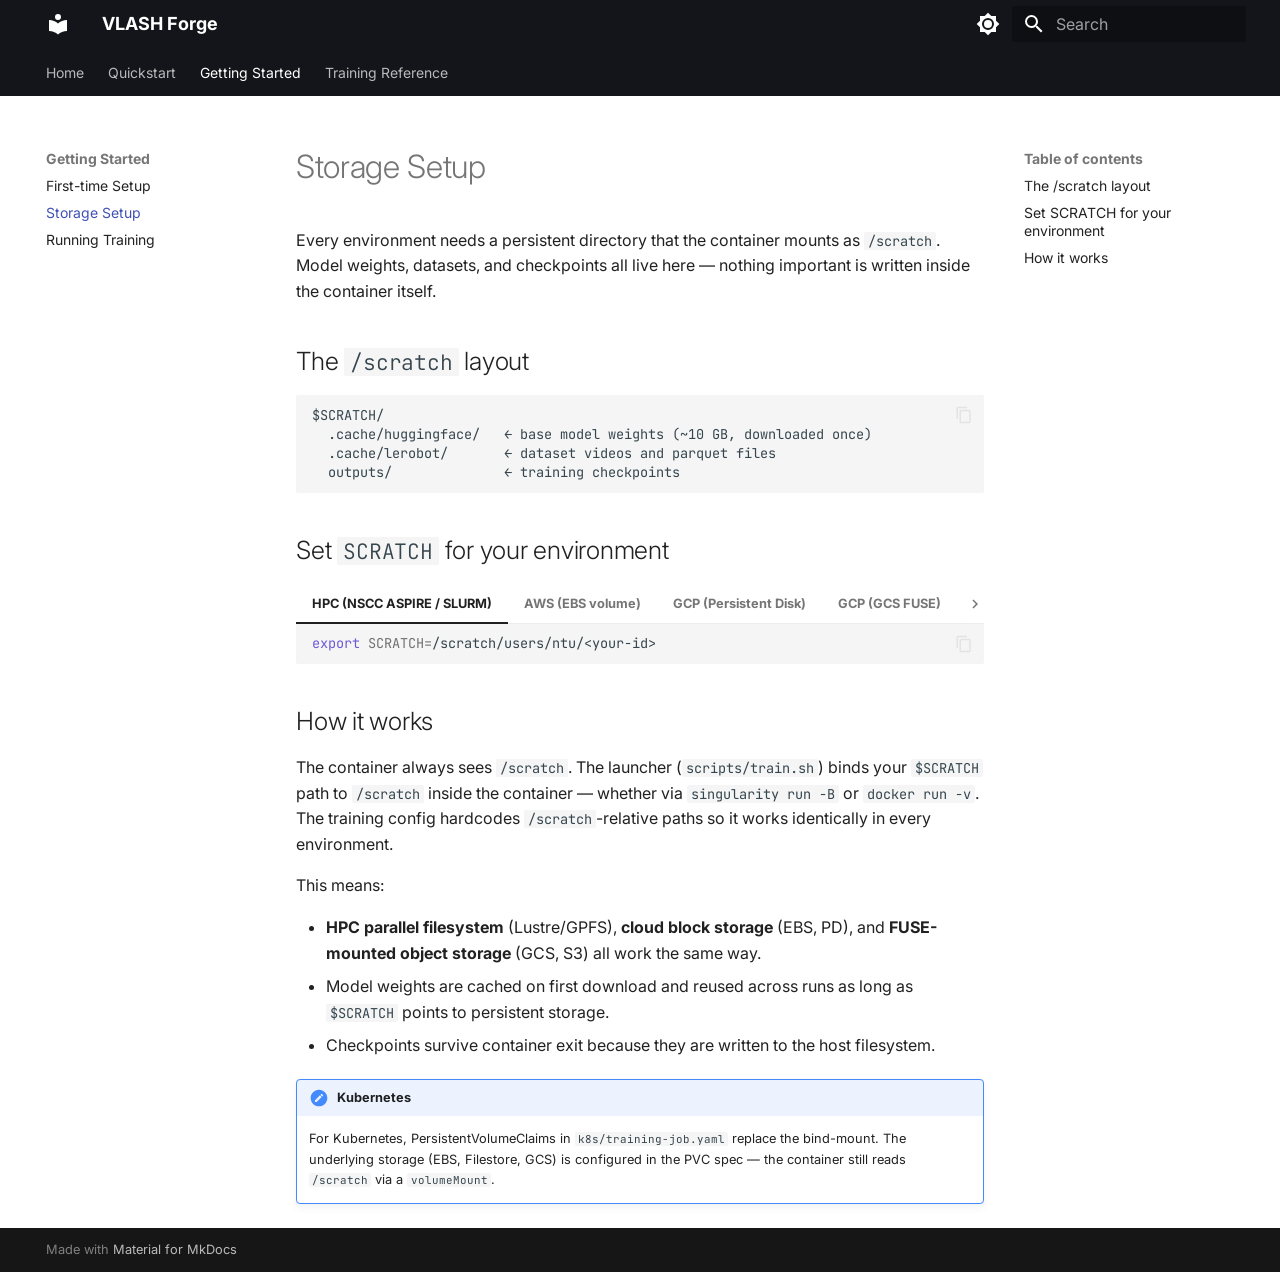
<file: storage/index.html>
<!doctype html>
<html lang="en" class="no-js">
  <head>
    
      <meta charset="utf-8">
      <meta name="viewport" content="width=device-width,initial-scale=1">
      
        <meta name="description" content="Portable VLA fine-tuning on cloud and HPC — one command to train anywhere">
      
      
      
        <link rel="canonical" href="https://frieddeli.github.io/VLASH-Forge/storage/">
      
      
        <link rel="prev" href="../setup/">
      
      
        <link rel="next" href="../running/">
      
      
        
      
      
      <link rel="icon" href="../assets/images/favicon.png">
      <meta name="generator" content="mkdocs-1.6.1, mkdocs-material-9.7.6">
    
    
      
        <title>Storage Setup - VLASH Forge</title>
      
    
    
      <link rel="stylesheet" href="../assets/stylesheets/main.484c7ddc.min.css">
      
        
        <link rel="stylesheet" href="../assets/stylesheets/palette.ab4e12ef.min.css">
      
      


    
    
      
    
    
      
        
        
        <link rel="preconnect" href="https://fonts.gstatic.com" crossorigin>
        <link rel="stylesheet" href="https://fonts.googleapis.com/css?family=Inter:300,300i,400,400i,700,700i%7CJetBrains+Mono:400,400i,700,700i&display=fallback">
        <style>:root{--md-text-font:"Inter";--md-code-font:"JetBrains Mono"}</style>
      
    
    
      <link rel="stylesheet" href="../stylesheets/extra.css">
    
    <script>__md_scope=new URL("..",location),__md_hash=e=>[...e].reduce(((e,_)=>(e<<5)-e+_.charCodeAt(0)),0),__md_get=(e,_=localStorage,t=__md_scope)=>JSON.parse(_.getItem(t.pathname+"."+e)),__md_set=(e,_,t=localStorage,a=__md_scope)=>{try{t.setItem(a.pathname+"."+e,JSON.stringify(_))}catch(e){}}</script>
    
      

    
    
  </head>
  
  
    
    
      
    
    
    
    
    <body dir="ltr" data-md-color-scheme="default" data-md-color-primary="black" data-md-color-accent="deep-orange">
  
    
    <input class="md-toggle" data-md-toggle="drawer" type="checkbox" id="__drawer" autocomplete="off">
    <input class="md-toggle" data-md-toggle="search" type="checkbox" id="__search" autocomplete="off">
    <label class="md-overlay" for="__drawer"></label>
    <div data-md-component="skip">
      
        
        <a href="#storage-setup" class="md-skip">
          Skip to content
        </a>
      
    </div>
    <div data-md-component="announce">
      
    </div>
    
    
      

<header class="md-header" data-md-component="header">
  <nav class="md-header__inner md-grid" aria-label="Header">
    <a href=".." title="VLASH Forge" class="md-header__button md-logo" aria-label="VLASH Forge" data-md-component="logo">
      
  
  <svg xmlns="http://www.w3.org/2000/svg" viewBox="0 0 24 24"><path d="M12 8a3 3 0 0 0 3-3 3 3 0 0 0-3-3 3 3 0 0 0-3 3 3 3 0 0 0 3 3m0 3.54C9.64 9.35 6.5 8 3 8v11c3.5 0 6.64 1.35 9 3.54 2.36-2.19 5.5-3.54 9-3.54V8c-3.5 0-6.64 1.35-9 3.54"/></svg>

    </a>
    <label class="md-header__button md-icon" for="__drawer">
      
      <svg xmlns="http://www.w3.org/2000/svg" viewBox="0 0 24 24"><path d="M3 6h18v2H3zm0 5h18v2H3zm0 5h18v2H3z"/></svg>
    </label>
    <div class="md-header__title" data-md-component="header-title">
      <div class="md-header__ellipsis">
        <div class="md-header__topic">
          <span class="md-ellipsis">
            VLASH Forge
          </span>
        </div>
        <div class="md-header__topic" data-md-component="header-topic">
          <span class="md-ellipsis">
            
              Storage Setup
            
          </span>
        </div>
      </div>
    </div>
    
      
        <form class="md-header__option" data-md-component="palette">
  
    
    
    
    <input class="md-option" data-md-color-media="" data-md-color-scheme="default" data-md-color-primary="black" data-md-color-accent="deep-orange"  aria-label="Switch to dark mode"  type="radio" name="__palette" id="__palette_0">
    
      <label class="md-header__button md-icon" title="Switch to dark mode" for="__palette_1" hidden>
        <svg xmlns="http://www.w3.org/2000/svg" viewBox="0 0 24 24"><path d="M12 8a4 4 0 0 0-4 4 4 4 0 0 0 4 4 4 4 0 0 0 4-4 4 4 0 0 0-4-4m0 10a6 6 0 0 1-6-6 6 6 0 0 1 6-6 6 6 0 0 1 6 6 6 6 0 0 1-6 6m8-9.31V4h-4.69L12 .69 8.69 4H4v4.69L.69 12 4 15.31V20h4.69L12 23.31 15.31 20H20v-4.69L23.31 12z"/></svg>
      </label>
    
  
    
    
    
    <input class="md-option" data-md-color-media="" data-md-color-scheme="slate" data-md-color-primary="black" data-md-color-accent="deep-orange"  aria-label="Switch to light mode"  type="radio" name="__palette" id="__palette_1">
    
      <label class="md-header__button md-icon" title="Switch to light mode" for="__palette_0" hidden>
        <svg xmlns="http://www.w3.org/2000/svg" viewBox="0 0 24 24"><path d="M12 18c-.89 0-1.74-.2-2.5-.55C11.56 16.5 13 14.42 13 12s-1.44-4.5-3.5-5.45C10.26 6.2 11.11 6 12 6a6 6 0 0 1 6 6 6 6 0 0 1-6 6m8-9.31V4h-4.69L12 .69 8.69 4H4v4.69L.69 12 4 15.31V20h4.69L12 23.31 15.31 20H20v-4.69L23.31 12z"/></svg>
      </label>
    
  
</form>
      
    
    
      <script>var palette=__md_get("__palette");if(palette&&palette.color){if("(prefers-color-scheme)"===palette.color.media){var media=matchMedia("(prefers-color-scheme: light)"),input=document.querySelector(media.matches?"[data-md-color-media='(prefers-color-scheme: light)']":"[data-md-color-media='(prefers-color-scheme: dark)']");palette.color.media=input.getAttribute("data-md-color-media"),palette.color.scheme=input.getAttribute("data-md-color-scheme"),palette.color.primary=input.getAttribute("data-md-color-primary"),palette.color.accent=input.getAttribute("data-md-color-accent")}for(var[key,value]of Object.entries(palette.color))document.body.setAttribute("data-md-color-"+key,value)}</script>
    
    
    
      
      
        <label class="md-header__button md-icon" for="__search">
          
          <svg xmlns="http://www.w3.org/2000/svg" viewBox="0 0 24 24"><path d="M9.5 3A6.5 6.5 0 0 1 16 9.5c0 1.61-.59 3.09-1.56 4.23l.27.27h.79l5 5-1.5 1.5-5-5v-.79l-.27-.27A6.52 6.52 0 0 1 9.5 16 6.5 6.5 0 0 1 3 9.5 6.5 6.5 0 0 1 9.5 3m0 2C7 5 5 7 5 9.5S7 14 9.5 14 14 12 14 9.5 12 5 9.5 5"/></svg>
        </label>
        <div class="md-search" data-md-component="search" role="dialog">
  <label class="md-search__overlay" for="__search"></label>
  <div class="md-search__inner" role="search">
    <form class="md-search__form" name="search">
      <input type="text" class="md-search__input" name="query" aria-label="Search" placeholder="Search" autocapitalize="off" autocorrect="off" autocomplete="off" spellcheck="false" data-md-component="search-query" required>
      <label class="md-search__icon md-icon" for="__search">
        
        <svg xmlns="http://www.w3.org/2000/svg" viewBox="0 0 24 24"><path d="M9.5 3A6.5 6.5 0 0 1 16 9.5c0 1.61-.59 3.09-1.56 4.23l.27.27h.79l5 5-1.5 1.5-5-5v-.79l-.27-.27A6.52 6.52 0 0 1 9.5 16 6.5 6.5 0 0 1 3 9.5 6.5 6.5 0 0 1 9.5 3m0 2C7 5 5 7 5 9.5S7 14 9.5 14 14 12 14 9.5 12 5 9.5 5"/></svg>
        
        <svg xmlns="http://www.w3.org/2000/svg" viewBox="0 0 24 24"><path d="M20 11v2H8l5.5 5.5-1.42 1.42L4.16 12l7.92-7.92L13.5 5.5 8 11z"/></svg>
      </label>
      <nav class="md-search__options" aria-label="Search">
        
        <button type="reset" class="md-search__icon md-icon" title="Clear" aria-label="Clear" tabindex="-1">
          
          <svg xmlns="http://www.w3.org/2000/svg" viewBox="0 0 24 24"><path d="M19 6.41 17.59 5 12 10.59 6.41 5 5 6.41 10.59 12 5 17.59 6.41 19 12 13.41 17.59 19 19 17.59 13.41 12z"/></svg>
        </button>
      </nav>
      
    </form>
    <div class="md-search__output">
      <div class="md-search__scrollwrap" tabindex="0" data-md-scrollfix>
        <div class="md-search-result" data-md-component="search-result">
          <div class="md-search-result__meta">
            Initializing search
          </div>
          <ol class="md-search-result__list" role="presentation"></ol>
        </div>
      </div>
    </div>
  </div>
</div>
      
    
    
  </nav>
  
</header>
    
    <div class="md-container" data-md-component="container">
      
      
        
          
            
<nav class="md-tabs" aria-label="Tabs" data-md-component="tabs">
  <div class="md-grid">
    <ul class="md-tabs__list">
      
        
  
  
  
  
    <li class="md-tabs__item">
      <a href=".." class="md-tabs__link">
        
  
  
    
  
  Home

      </a>
    </li>
  

      
        
  
  
  
  
    <li class="md-tabs__item">
      <a href="../quickstart/" class="md-tabs__link">
        
  
  
    
  
  Quickstart

      </a>
    </li>
  

      
        
  
  
  
    
  
  
    
    
      <li class="md-tabs__item md-tabs__item--active">
        <a href="../setup/" class="md-tabs__link">
          
  
  
  Getting Started

        </a>
      </li>
    
  

      
        
  
  
  
  
    
    
      <li class="md-tabs__item">
        <a href="../backends/" class="md-tabs__link">
          
  
  
  Training Reference

        </a>
      </li>
    
  

      
    </ul>
  </div>
</nav>
          
        
      
      <main class="md-main" data-md-component="main">
        <div class="md-main__inner md-grid">
          
            
              
              <div class="md-sidebar md-sidebar--primary" data-md-component="sidebar" data-md-type="navigation" >
                <div class="md-sidebar__scrollwrap">
                  <div class="md-sidebar__inner">
                    


  


<nav class="md-nav md-nav--primary md-nav--lifted" aria-label="Navigation" data-md-level="0">
  <label class="md-nav__title" for="__drawer">
    <a href=".." title="VLASH Forge" class="md-nav__button md-logo" aria-label="VLASH Forge" data-md-component="logo">
      
  
  <svg xmlns="http://www.w3.org/2000/svg" viewBox="0 0 24 24"><path d="M12 8a3 3 0 0 0 3-3 3 3 0 0 0-3-3 3 3 0 0 0-3 3 3 3 0 0 0 3 3m0 3.54C9.64 9.35 6.5 8 3 8v11c3.5 0 6.64 1.35 9 3.54 2.36-2.19 5.5-3.54 9-3.54V8c-3.5 0-6.64 1.35-9 3.54"/></svg>

    </a>
    VLASH Forge
  </label>
  
  <ul class="md-nav__list" data-md-scrollfix>
    
      
      
  
  
  
  
    <li class="md-nav__item">
      <a href=".." class="md-nav__link">
        
  
  
  <span class="md-ellipsis">
    
  
    Home
  

    
  </span>
  
  

      </a>
    </li>
  

    
      
      
  
  
  
  
    <li class="md-nav__item">
      <a href="../quickstart/" class="md-nav__link">
        
  
  
  <span class="md-ellipsis">
    
  
    Quickstart
  

    
  </span>
  
  

      </a>
    </li>
  

    
      
      
  
  
    
  
  
  
    
    
    
    
      
        
        
      
      
        
      
    
    
    <li class="md-nav__item md-nav__item--active md-nav__item--section md-nav__item--nested">
      
        
        
        <input class="md-nav__toggle md-toggle " type="checkbox" id="__nav_3" checked>
        
          
          <label class="md-nav__link" for="__nav_3" id="__nav_3_label" tabindex="">
            
  
  
  <span class="md-ellipsis">
    
  
    Getting Started
  

    
  </span>
  
  

            <span class="md-nav__icon md-icon"></span>
          </label>
        
        <nav class="md-nav" data-md-level="1" aria-labelledby="__nav_3_label" aria-expanded="true">
          <label class="md-nav__title" for="__nav_3">
            <span class="md-nav__icon md-icon"></span>
            
  
    Getting Started
  

          </label>
          <ul class="md-nav__list" data-md-scrollfix>
            
              
                
  
  
  
  
    <li class="md-nav__item">
      <a href="../setup/" class="md-nav__link">
        
  
  
  <span class="md-ellipsis">
    
  
    First-time Setup
  

    
  </span>
  
  

      </a>
    </li>
  

              
            
              
                
  
  
    
  
  
  
    <li class="md-nav__item md-nav__item--active">
      
      <input class="md-nav__toggle md-toggle" type="checkbox" id="__toc">
      
      
        
      
      
        <label class="md-nav__link md-nav__link--active" for="__toc">
          
  
  
  <span class="md-ellipsis">
    
  
    Storage Setup
  

    
  </span>
  
  

          <span class="md-nav__icon md-icon"></span>
        </label>
      
      <a href="./" class="md-nav__link md-nav__link--active">
        
  
  
  <span class="md-ellipsis">
    
  
    Storage Setup
  

    
  </span>
  
  

      </a>
      
        

<nav class="md-nav md-nav--secondary" aria-label="Table of contents">
  
  
  
    
  
  
    <label class="md-nav__title" for="__toc">
      <span class="md-nav__icon md-icon"></span>
      Table of contents
    </label>
    <ul class="md-nav__list" data-md-component="toc" data-md-scrollfix>
      
        <li class="md-nav__item">
  <a href="#the-scratch-layout" class="md-nav__link">
    <span class="md-ellipsis">
      
        The /scratch layout
      
    </span>
  </a>
  
</li>
      
        <li class="md-nav__item">
  <a href="#set-scratch-for-your-environment" class="md-nav__link">
    <span class="md-ellipsis">
      
        Set SCRATCH for your environment
      
    </span>
  </a>
  
</li>
      
        <li class="md-nav__item">
  <a href="#how-it-works" class="md-nav__link">
    <span class="md-ellipsis">
      
        How it works
      
    </span>
  </a>
  
</li>
      
    </ul>
  
</nav>
      
    </li>
  

              
            
              
                
  
  
  
  
    <li class="md-nav__item">
      <a href="../running/" class="md-nav__link">
        
  
  
  <span class="md-ellipsis">
    
  
    Running Training
  

    
  </span>
  
  

      </a>
    </li>
  

              
            
          </ul>
        </nav>
      
    </li>
  

    
      
      
  
  
  
  
    
    
    
    
      
      
        
      
    
    
    <li class="md-nav__item md-nav__item--nested">
      
        
        
        <input class="md-nav__toggle md-toggle " type="checkbox" id="__nav_4" >
        
          
          <label class="md-nav__link" for="__nav_4" id="__nav_4_label" tabindex="0">
            
  
  
  <span class="md-ellipsis">
    
  
    Training Reference
  

    
  </span>
  
  

            <span class="md-nav__icon md-icon"></span>
          </label>
        
        <nav class="md-nav" data-md-level="1" aria-labelledby="__nav_4_label" aria-expanded="false">
          <label class="md-nav__title" for="__nav_4">
            <span class="md-nav__icon md-icon"></span>
            
  
    Training Reference
  

          </label>
          <ul class="md-nav__list" data-md-scrollfix>
            
              
                
  
  
  
  
    <li class="md-nav__item">
      <a href="../backends/" class="md-nav__link">
        
  
  
  <span class="md-ellipsis">
    
  
    Backends (DeepSpeed / FSDP)
  

    
  </span>
  
  

      </a>
    </li>
  

              
            
              
                
  
  
  
  
    <li class="md-nav__item">
      <a href="../gpu/" class="md-nav__link">
        
  
  
  <span class="md-ellipsis">
    
  
    GPU Requirements
  

    
  </span>
  
  

      </a>
    </li>
  

              
            
              
                
  
  
  
  
    <li class="md-nav__item">
      <a href="../config/" class="md-nav__link">
        
  
  
  <span class="md-ellipsis">
    
  
    Config Reference
  

    
  </span>
  
  

      </a>
    </li>
  

              
            
              
                
  
  
  
  
    <li class="md-nav__item">
      <a href="../env-vars/" class="md-nav__link">
        
  
  
  <span class="md-ellipsis">
    
  
    Environment Variables
  

    
  </span>
  
  

      </a>
    </li>
  

              
            
          </ul>
        </nav>
      
    </li>
  

    
  </ul>
</nav>
                  </div>
                </div>
              </div>
            
            
              
              <div class="md-sidebar md-sidebar--secondary" data-md-component="sidebar" data-md-type="toc" >
                <div class="md-sidebar__scrollwrap">
                  <div class="md-sidebar__inner">
                    

<nav class="md-nav md-nav--secondary" aria-label="Table of contents">
  
  
  
    
  
  
    <label class="md-nav__title" for="__toc">
      <span class="md-nav__icon md-icon"></span>
      Table of contents
    </label>
    <ul class="md-nav__list" data-md-component="toc" data-md-scrollfix>
      
        <li class="md-nav__item">
  <a href="#the-scratch-layout" class="md-nav__link">
    <span class="md-ellipsis">
      
        The /scratch layout
      
    </span>
  </a>
  
</li>
      
        <li class="md-nav__item">
  <a href="#set-scratch-for-your-environment" class="md-nav__link">
    <span class="md-ellipsis">
      
        Set SCRATCH for your environment
      
    </span>
  </a>
  
</li>
      
        <li class="md-nav__item">
  <a href="#how-it-works" class="md-nav__link">
    <span class="md-ellipsis">
      
        How it works
      
    </span>
  </a>
  
</li>
      
    </ul>
  
</nav>
                  </div>
                </div>
              </div>
            
          
          
            <div class="md-content" data-md-component="content">
              
              <article class="md-content__inner md-typeset">
                
                  



<h1 id="storage-setup">Storage Setup</h1>
<p>Every environment needs a persistent directory that the container mounts as <code>/scratch</code>.
Model weights, datasets, and checkpoints all live here — nothing important is written
inside the container itself.</p>
<h2 id="the-scratch-layout">The <code>/scratch</code> layout</h2>
<div class="highlight"><pre><span></span><code><a id="__codelineno-0-1" name="__codelineno-0-1" href="#__codelineno-0-1"></a>$SCRATCH/
<a id="__codelineno-0-2" name="__codelineno-0-2" href="#__codelineno-0-2"></a>  .cache/huggingface/   ← base model weights (~10 GB, downloaded once)
<a id="__codelineno-0-3" name="__codelineno-0-3" href="#__codelineno-0-3"></a>  .cache/lerobot/       ← dataset videos and parquet files
<a id="__codelineno-0-4" name="__codelineno-0-4" href="#__codelineno-0-4"></a>  outputs/              ← training checkpoints
</code></pre></div>
<h2 id="set-scratch-for-your-environment">Set <code>SCRATCH</code> for your environment</h2>
<div class="tabbed-set tabbed-alternate" data-tabs="1:5"><input checked="checked" id="__tabbed_1_1" name="__tabbed_1" type="radio" /><input id="__tabbed_1_2" name="__tabbed_1" type="radio" /><input id="__tabbed_1_3" name="__tabbed_1" type="radio" /><input id="__tabbed_1_4" name="__tabbed_1" type="radio" /><input id="__tabbed_1_5" name="__tabbed_1" type="radio" /><div class="tabbed-labels"><label for="__tabbed_1_1">HPC (NSCC ASPIRE / SLURM)</label><label for="__tabbed_1_2">AWS (EBS volume)</label><label for="__tabbed_1_3">GCP (Persistent Disk)</label><label for="__tabbed_1_4">GCP (GCS FUSE)</label><label for="__tabbed_1_5">Local workstation</label></div>
<div class="tabbed-content">
<div class="tabbed-block">
<div class="highlight"><pre><span></span><code><a id="__codelineno-1-1" name="__codelineno-1-1" href="#__codelineno-1-1"></a><span class="nb">export</span><span class="w"> </span><span class="nv">SCRATCH</span><span class="o">=</span>/scratch/users/ntu/&lt;your-id&gt;
</code></pre></div>
</div>
<div class="tabbed-block">
<div class="highlight"><pre><span></span><code><a id="__codelineno-2-1" name="__codelineno-2-1" href="#__codelineno-2-1"></a><span class="c1"># Mount EBS first, then:</span>
<a id="__codelineno-2-2" name="__codelineno-2-2" href="#__codelineno-2-2"></a><span class="nb">export</span><span class="w"> </span><span class="nv">SCRATCH</span><span class="o">=</span>/mnt/ebs
</code></pre></div>
</div>
<div class="tabbed-block">
<div class="highlight"><pre><span></span><code><a id="__codelineno-3-1" name="__codelineno-3-1" href="#__codelineno-3-1"></a><span class="c1"># Mount PD first, then:</span>
<a id="__codelineno-3-2" name="__codelineno-3-2" href="#__codelineno-3-2"></a><span class="nb">export</span><span class="w"> </span><span class="nv">SCRATCH</span><span class="o">=</span>/mnt/pd
</code></pre></div>
</div>
<div class="tabbed-block">
<div class="highlight"><pre><span></span><code><a id="__codelineno-4-1" name="__codelineno-4-1" href="#__codelineno-4-1"></a><span class="c1"># Mount bucket first: gcsfuse your-bucket /mnt/gcs</span>
<a id="__codelineno-4-2" name="__codelineno-4-2" href="#__codelineno-4-2"></a><span class="nb">export</span><span class="w"> </span><span class="nv">SCRATCH</span><span class="o">=</span>/mnt/gcs
</code></pre></div>
</div>
<div class="tabbed-block">
<div class="highlight"><pre><span></span><code><a id="__codelineno-5-1" name="__codelineno-5-1" href="#__codelineno-5-1"></a><span class="nb">export</span><span class="w"> </span><span class="nv">SCRATCH</span><span class="o">=</span><span class="nv">$HOME</span>/vlash-scratch
<a id="__codelineno-5-2" name="__codelineno-5-2" href="#__codelineno-5-2"></a>mkdir<span class="w"> </span>-p<span class="w"> </span><span class="nv">$SCRATCH</span>
</code></pre></div>
</div>
</div>
</div>
<h2 id="how-it-works">How it works</h2>
<p>The container always sees <code>/scratch</code>. The launcher (<code>scripts/train.sh</code>) binds
your <code>$SCRATCH</code> path to <code>/scratch</code> inside the container — whether via
<code>singularity run -B</code> or <code>docker run -v</code>. The training config hardcodes
<code>/scratch</code>-relative paths so it works identically in every environment.</p>
<p>This means:</p>
<ul>
<li><strong>HPC parallel filesystem</strong> (Lustre/GPFS), <strong>cloud block storage</strong> (EBS, PD),
  and <strong>FUSE-mounted object storage</strong> (GCS, S3) all work the same way.</li>
<li>Model weights are cached on first download and reused across runs as long as
  <code>$SCRATCH</code> points to persistent storage.</li>
<li>Checkpoints survive container exit because they are written to the host filesystem.</li>
</ul>
<div class="admonition note">
<p class="admonition-title">Kubernetes</p>
<p>For Kubernetes, PersistentVolumeClaims in <code>k8s/training-job.yaml</code> replace the
bind-mount. The underlying storage (EBS, Filestore, GCS) is configured in the
PVC spec — the container still reads <code>/scratch</code> via a <code>volumeMount</code>.</p>
</div>












                
              </article>
            </div>
          
          
<script>var target=document.getElementById(location.hash.slice(1));target&&target.name&&(target.checked=target.name.startsWith("__tabbed_"))</script>
        </div>
        
          <button type="button" class="md-top md-icon" data-md-component="top" hidden>
  
  <svg xmlns="http://www.w3.org/2000/svg" viewBox="0 0 24 24"><path d="M13 20h-2V8l-5.5 5.5-1.42-1.42L12 4.16l7.92 7.92-1.42 1.42L13 8z"/></svg>
  Back to top
</button>
        
      </main>
      
        <footer class="md-footer">
  
  <div class="md-footer-meta md-typeset">
    <div class="md-footer-meta__inner md-grid">
      <div class="md-copyright">
  
  
    Made with
    <a href="https://squidfunk.github.io/mkdocs-material/" target="_blank" rel="noopener">
      Material for MkDocs
    </a>
  
</div>
      
    </div>
  </div>
</footer>
      
    </div>
    <div class="md-dialog" data-md-component="dialog">
      <div class="md-dialog__inner md-typeset"></div>
    </div>
    
    
    
      
      
      <script id="__config" type="application/json">{"annotate": null, "base": "..", "features": ["navigation.tabs", "navigation.sections", "navigation.top", "content.code.copy", "content.code.annotate"], "search": "../assets/javascripts/workers/search.2c215733.min.js", "tags": null, "translations": {"clipboard.copied": "Copied to clipboard", "clipboard.copy": "Copy to clipboard", "search.result.more.one": "1 more on this page", "search.result.more.other": "# more on this page", "search.result.none": "No matching documents", "search.result.one": "1 matching document", "search.result.other": "# matching documents", "search.result.placeholder": "Type to start searching", "search.result.term.missing": "Missing", "select.version": "Select version"}, "version": null}</script>
    
    
      <script src="../assets/javascripts/bundle.79ae519e.min.js"></script>
      
    
  </body>
</html>
</file>
<file: stylesheets/extra.css>
/* Constrain SVG icons throughout the site */
.twemoji svg,
.twemoji img {
  width: 1.125em;
  height: 1.125em;
  vertical-align: middle;
}

/* Admonition icons */
.admonition > .admonition-title::before,
details > summary::before {
  background-size: 1rem;
}

/* Navigation icons */
.md-nav__icon svg {
  width: 0.9rem;
  height: 0.9rem;
}
</file>
<file: assets/stylesheets/main.484c7ddc.min.css>
@charset "UTF-8";html{-webkit-text-size-adjust:none;-moz-text-size-adjust:none;text-size-adjust:none;box-sizing:border-box}*,:after,:before{box-sizing:inherit}@media (prefers-reduced-motion){*,:after,:before{transition:none!important}}body{margin:0}a,button,input,label{-webkit-tap-highlight-color:transparent}a{color:inherit;text-decoration:none}hr{border:0;box-sizing:initial;display:block;height:.05rem;overflow:visible;padding:0}small{font-size:80%}sub,sup{line-height:1em}img{border-style:none}table{border-collapse:initial;border-spacing:0}td,th{font-weight:400;vertical-align:top}button{background:#0000;border:0;font-family:inherit;font-size:inherit;margin:0;padding:0}input{border:0;outline:none}:root{--md-primary-fg-color:#4051b5;--md-primary-fg-color--light:#5d6cc0;--md-primary-fg-color--dark:#303fa1;--md-primary-bg-color:#fff;--md-primary-bg-color--light:#ffffffb3;--md-accent-fg-color:#526cfe;--md-accent-fg-color--transparent:#526cfe1a;--md-accent-bg-color:#fff;--md-accent-bg-color--light:#ffffffb3}[data-md-color-scheme=default]{color-scheme:light}[data-md-color-scheme=default] img[src$="#gh-dark-mode-only"],[data-md-color-scheme=default] img[src$="#only-dark"]{display:none}:root,[data-md-color-scheme=default]{--md-hue:225deg;--md-default-fg-color:#000000de;--md-default-fg-color--light:#0000008a;--md-default-fg-color--lighter:#00000052;--md-default-fg-color--lightest:#00000012;--md-default-bg-color:#fff;--md-default-bg-color--light:#ffffffb3;--md-default-bg-color--lighter:#ffffff4d;--md-default-bg-color--lightest:#ffffff1f;--md-code-fg-color:#36464e;--md-code-bg-color:#f5f5f5;--md-code-bg-color--light:#f5f5f5b3;--md-code-bg-color--lighter:#f5f5f54d;--md-code-hl-color:#4287ff;--md-code-hl-color--light:#4287ff1a;--md-code-hl-number-color:#d52a2a;--md-code-hl-special-color:#db1457;--md-code-hl-function-color:#a846b9;--md-code-hl-constant-color:#6e59d9;--md-code-hl-keyword-color:#3f6ec6;--md-code-hl-string-color:#1c7d4d;--md-code-hl-name-color:var(--md-code-fg-color);--md-code-hl-operator-color:var(--md-default-fg-color--light);--md-code-hl-punctuation-color:var(--md-default-fg-color--light);--md-code-hl-comment-color:var(--md-default-fg-color--light);--md-code-hl-generic-color:var(--md-default-fg-color--light);--md-code-hl-variable-color:var(--md-default-fg-color--light);--md-typeset-color:var(--md-default-fg-color);--md-typeset-a-color:var(--md-primary-fg-color);--md-typeset-del-color:#f5503d26;--md-typeset-ins-color:#0bd57026;--md-typeset-kbd-color:#fafafa;--md-typeset-kbd-accent-color:#fff;--md-typeset-kbd-border-color:#b8b8b8;--md-typeset-mark-color:#ffff0080;--md-typeset-table-color:#0000001f;--md-typeset-table-color--light:rgba(0,0,0,.035);--md-admonition-fg-color:var(--md-default-fg-color);--md-admonition-bg-color:var(--md-default-bg-color);--md-warning-fg-color:#000000de;--md-warning-bg-color:#ff9;--md-footer-fg-color:#fff;--md-footer-fg-color--light:#ffffffb3;--md-footer-fg-color--lighter:#ffffff73;--md-footer-bg-color:#000000de;--md-footer-bg-color--dark:#00000052;--md-shadow-z1:0 0.2rem 0.5rem #0000000d,0 0 0.05rem #0000001a;--md-shadow-z2:0 0.2rem 0.5rem #0000001a,0 0 0.05rem #00000040;--md-shadow-z3:0 0.2rem 0.5rem #0003,0 0 0.05rem #00000059}.md-icon svg{fill:currentcolor;display:block;height:1.2rem;width:1.2rem}body{-webkit-font-smoothing:antialiased;-moz-osx-font-smoothing:grayscale;--md-text-font-family:var(--md-text-font,_),-apple-system,BlinkMacSystemFont,Helvetica,Arial,sans-serif;--md-code-font-family:var(--md-code-font,_),SFMono-Regular,Consolas,Menlo,monospace}aside,body,input{font-feature-settings:"kern","liga";color:var(--md-typeset-color);font-family:var(--md-text-font-family)}code,kbd,pre{font-feature-settings:"kern";font-family:var(--md-code-font-family)}:root{--md-typeset-table-sort-icon:url('data:image/svg+xml;charset=utf-8,<svg xmlns="http://www.w3.org/2000/svg" viewBox="0 0 24 24"><path d="m18 21-4-4h3V7h-3l4-4 4 4h-3v10h3M2 19v-2h10v2M2 13v-2h7v2M2 7V5h4v2z"/></svg>');--md-typeset-table-sort-icon--asc:url('data:image/svg+xml;charset=utf-8,<svg xmlns="http://www.w3.org/2000/svg" viewBox="0 0 24 24"><path d="M19 17h3l-4 4-4-4h3V3h2M2 17h10v2H2M6 5v2H2V5m0 6h7v2H2z"/></svg>');--md-typeset-table-sort-icon--desc:url('data:image/svg+xml;charset=utf-8,<svg xmlns="http://www.w3.org/2000/svg" viewBox="0 0 24 24"><path d="M19 7h3l-4-4-4 4h3v14h2M2 17h10v2H2M6 5v2H2V5m0 6h7v2H2z"/></svg>')}.md-typeset{-webkit-print-color-adjust:exact;color-adjust:exact;font-size:.8rem;line-height:1.6;overflow-wrap:break-word}@media print{.md-typeset{font-size:.68rem}}.md-typeset blockquote,.md-typeset dl,.md-typeset figure,.md-typeset ol,.md-typeset pre,.md-typeset ul{margin-bottom:1em;margin-top:1em}.md-typeset h1{color:var(--md-default-fg-color--light);font-size:2em;line-height:1.3;margin:0 0 1.25em}.md-typeset h1,.md-typeset h2{font-weight:300;letter-spacing:-.01em}.md-typeset h2{font-size:1.5625em;line-height:1.4;margin:1.6em 0 .64em}.md-typeset h3{font-size:1.25em;font-weight:400;letter-spacing:-.01em;line-height:1.5;margin:1.6em 0 .8em}.md-typeset h2+h3{margin-top:.8em}.md-typeset h4{font-weight:700;letter-spacing:-.01em;margin:1em 0}.md-typeset h5,.md-typeset h6{color:var(--md-default-fg-color--light);font-size:.8em;font-weight:700;letter-spacing:-.01em;margin:1.25em 0}.md-typeset h5{text-transform:uppercase}.md-typeset h5 code{text-transform:none}.md-typeset hr{border-bottom:.05rem solid var(--md-default-fg-color--lightest);display:flow-root;margin:1.5em 0}.md-typeset a{color:var(--md-typeset-a-color);word-break:break-word}.md-typeset a,.md-typeset a:before{transition:color 125ms}.md-typeset a:focus,.md-typeset a:hover{color:var(--md-accent-fg-color)}.md-typeset a:focus code,.md-typeset a:hover code{background-color:var(--md-accent-fg-color--transparent);color:var(--md-accent-fg-color)}.md-typeset a code{color:var(--md-typeset-a-color)}.md-typeset a.focus-visible{outline-color:var(--md-accent-fg-color);outline-offset:.2rem}.md-typeset code,.md-typeset kbd,.md-typeset pre{color:var(--md-code-fg-color);direction:ltr;font-variant-ligatures:none;transition:background-color 125ms}@media print{.md-typeset code,.md-typeset kbd,.md-typeset pre{white-space:pre-wrap}}.md-typeset code{background-color:var(--md-code-bg-color);border-radius:.1rem;-webkit-box-decoration-break:clone;box-decoration-break:clone;font-size:.85em;padding:0 .2941176471em;transition:color 125ms,background-color 125ms;word-break:break-word}.md-typeset code:not(.focus-visible){-webkit-tap-highlight-color:transparent;outline:none}.md-typeset pre{display:flow-root;line-height:1.4;position:relative}.md-typeset pre>code{-webkit-box-decoration-break:slice;box-decoration-break:slice;box-shadow:none;display:block;margin:0;outline-color:var(--md-accent-fg-color);overflow:auto;padding:.7720588235em 1.1764705882em;scrollbar-color:var(--md-default-fg-color--lighter) #0000;scrollbar-width:thin;touch-action:auto;word-break:normal}.md-typeset pre>code:hover{scrollbar-color:var(--md-accent-fg-color) #0000}.md-typeset pre>code::-webkit-scrollbar{height:.2rem;width:.2rem}.md-typeset pre>code::-webkit-scrollbar-thumb{background-color:var(--md-default-fg-color--lighter)}.md-typeset pre>code::-webkit-scrollbar-thumb:hover{background-color:var(--md-accent-fg-color)}.md-typeset kbd{background-color:var(--md-typeset-kbd-color);border-radius:.1rem;box-shadow:0 .1rem 0 .05rem var(--md-typeset-kbd-border-color),0 .1rem 0 var(--md-typeset-kbd-border-color),0 -.1rem .2rem var(--md-typeset-kbd-accent-color) inset;color:var(--md-default-fg-color);display:inline-block;font-size:.75em;padding:0 .6666666667em;vertical-align:text-top;word-break:break-word}.md-typeset mark{background-color:var(--md-typeset-mark-color);-webkit-box-decoration-break:clone;box-decoration-break:clone;color:inherit;word-break:break-word}.md-typeset abbr{cursor:help;text-decoration:none}.md-typeset [data-preview],.md-typeset abbr{border-bottom:.05rem dotted var(--md-default-fg-color--light)}.md-typeset small{opacity:.75}[dir=ltr] .md-typeset sub,[dir=ltr] .md-typeset sup{margin-left:.078125em}[dir=rtl] .md-typeset sub,[dir=rtl] .md-typeset sup{margin-right:.078125em}[dir=ltr] .md-typeset blockquote{padding-left:.6rem}[dir=rtl] .md-typeset blockquote{padding-right:.6rem}[dir=ltr] .md-typeset blockquote{border-left:.2rem solid var(--md-default-fg-color--lighter)}[dir=rtl] .md-typeset blockquote{border-right:.2rem solid var(--md-default-fg-color--lighter)}.md-typeset blockquote{color:var(--md-default-fg-color--light);margin-left:0;margin-right:0}.md-typeset ul{list-style-type:disc}.md-typeset ul[type]{list-style-type:revert-layer}[dir=ltr] .md-typeset ol,[dir=ltr] .md-typeset ul{margin-left:.625em}[dir=rtl] .md-typeset ol,[dir=rtl] .md-typeset ul{margin-right:.625em}.md-typeset ol,.md-typeset ul{padding:0}.md-typeset ol:not([hidden]),.md-typeset ul:not([hidden]){display:flow-root}.md-typeset ol ol,.md-typeset ul ol{list-style-type:lower-alpha}.md-typeset ol ol ol,.md-typeset ul ol ol{list-style-type:lower-roman}.md-typeset ol ol ol ol,.md-typeset ul ol ol ol{list-style-type:upper-alpha}.md-typeset ol ol ol ol ol,.md-typeset ul ol ol ol ol{list-style-type:upper-roman}.md-typeset ol[type],.md-typeset ul[type]{list-style-type:revert-layer}[dir=ltr] .md-typeset ol li,[dir=ltr] .md-typeset ul li{margin-left:1.25em}[dir=rtl] .md-typeset ol li,[dir=rtl] .md-typeset ul li{margin-right:1.25em}.md-typeset ol li,.md-typeset ul li{margin-bottom:.5em}.md-typeset ol li blockquote,.md-typeset ol li p,.md-typeset ul li blockquote,.md-typeset ul li p{margin:.5em 0}.md-typeset ol li:last-child,.md-typeset ul li:last-child{margin-bottom:0}[dir=ltr] .md-typeset ol li ol,[dir=ltr] .md-typeset ol li ul,[dir=ltr] .md-typeset ul li ol,[dir=ltr] .md-typeset ul li ul{margin-left:.625em}[dir=rtl] .md-typeset ol li ol,[dir=rtl] .md-typeset ol li ul,[dir=rtl] .md-typeset ul li ol,[dir=rtl] .md-typeset ul li ul{margin-right:.625em}.md-typeset ol li ol,.md-typeset ol li ul,.md-typeset ul li ol,.md-typeset ul li ul{margin-bottom:.5em;margin-top:.5em}[dir=ltr] .md-typeset dd{margin-left:1.875em}[dir=rtl] .md-typeset dd{margin-right:1.875em}.md-typeset dd{margin-bottom:1.5em;margin-top:1em}.md-typeset img,.md-typeset svg,.md-typeset video{height:auto;max-width:100%}.md-typeset img[align=left]{margin:1em 1em 1em 0}.md-typeset img[align=right]{margin:1em 0 1em 1em}.md-typeset img[align]:only-child{margin-top:0}.md-typeset figure{display:flow-root;margin:1em auto;max-width:100%;text-align:center;width:fit-content}.md-typeset figure img{display:block;margin:0 auto}.md-typeset figcaption{font-style:italic;margin:1em auto;max-width:24rem}.md-typeset iframe{max-width:100%}.md-typeset table:not([class]){background-color:var(--md-default-bg-color);border:.05rem solid var(--md-typeset-table-color);border-radius:.1rem;display:inline-block;font-size:.64rem;max-width:100%;overflow:auto;touch-action:auto}@media print{.md-typeset table:not([class]){display:table}}.md-typeset table:not([class])+*{margin-top:1.5em}.md-typeset table:not([class]) td>:first-child,.md-typeset table:not([class]) th>:first-child{margin-top:0}.md-typeset table:not([class]) td>:last-child,.md-typeset table:not([class]) th>:last-child{margin-bottom:0}.md-typeset table:not([class]) td:not([align]),.md-typeset table:not([class]) th:not([align]){text-align:left}[dir=rtl] .md-typeset table:not([class]) td:not([align]),[dir=rtl] .md-typeset table:not([class]) th:not([align]){text-align:right}.md-typeset table:not([class]) th{font-weight:700;min-width:5rem;padding:.9375em 1.25em;vertical-align:top}.md-typeset table:not([class]) td{border-top:.05rem solid var(--md-typeset-table-color);padding:.9375em 1.25em;vertical-align:top}.md-typeset table:not([class]) tbody tr{transition:background-color 125ms}.md-typeset table:not([class]) tbody tr:hover{background-color:var(--md-typeset-table-color--light);box-shadow:0 .05rem 0 var(--md-default-bg-color) inset}.md-typeset table:not([class]) a{word-break:normal}.md-typeset table th[role=columnheader]{cursor:pointer}[dir=ltr] .md-typeset table th[role=columnheader]:after{margin-left:.5em}[dir=rtl] .md-typeset table th[role=columnheader]:after{margin-right:.5em}.md-typeset table th[role=columnheader]:after{content:"";display:inline-block;height:1.2em;-webkit-mask-image:var(--md-typeset-table-sort-icon);mask-image:var(--md-typeset-table-sort-icon);-webkit-mask-repeat:no-repeat;mask-repeat:no-repeat;-webkit-mask-size:contain;mask-size:contain;transition:background-color 125ms;vertical-align:text-bottom;width:1.2em}.md-typeset table th[role=columnheader]:hover:after{background-color:var(--md-default-fg-color--lighter)}.md-typeset table th[role=columnheader][aria-sort=ascending]:after{background-color:var(--md-default-fg-color--light);-webkit-mask-image:var(--md-typeset-table-sort-icon--asc);mask-image:var(--md-typeset-table-sort-icon--asc)}.md-typeset table th[role=columnheader][aria-sort=descending]:after{background-color:var(--md-default-fg-color--light);-webkit-mask-image:var(--md-typeset-table-sort-icon--desc);mask-image:var(--md-typeset-table-sort-icon--desc)}.md-typeset__scrollwrap{margin:1em -.8rem;overflow-x:auto;touch-action:auto}.md-typeset__table{display:inline-block;margin-bottom:.5em;padding:0 .8rem}@media print{.md-typeset__table{display:block}}html .md-typeset__table table{display:table;margin:0;overflow:hidden;width:100%}@media screen and (max-width:44.984375em){.md-content__inner>pre{margin:1em -.8rem}.md-content__inner>pre code{border-radius:0}}.md-typeset .md-author{border-radius:100%;display:block;flex-shrink:0;height:1.6rem;overflow:hidden;position:relative;transition:color 125ms,transform 125ms;width:1.6rem}.md-typeset .md-author img{display:block}.md-typeset .md-author--more{background:var(--md-default-fg-color--lightest);color:var(--md-default-fg-color--lighter);font-size:.6rem;font-weight:700;line-height:1.6rem;text-align:center}.md-typeset .md-author--long{height:2.4rem;width:2.4rem}.md-typeset a.md-author{transform:scale(1)}.md-typeset a.md-author img{border-radius:100%;filter:grayscale(100%) opacity(75%);transition:filter 125ms}.md-typeset a.md-author:focus,.md-typeset a.md-author:hover{transform:scale(1.1);z-index:1}.md-typeset a.md-author:focus img,.md-typeset a.md-author:hover img{filter:grayscale(0)}.md-banner{background-color:var(--md-footer-bg-color);color:var(--md-footer-fg-color);overflow:auto}@media print{.md-banner{display:none}}.md-banner--warning{background-color:var(--md-warning-bg-color);color:var(--md-warning-fg-color)}.md-banner__inner{font-size:.7rem;margin:.6rem auto;padding:0 .8rem}[dir=ltr] .md-banner__button{float:right}[dir=rtl] .md-banner__button{float:left}.md-banner__button{color:inherit;cursor:pointer;transition:opacity .25s}.no-js .md-banner__button{display:none}.md-banner__button:hover{opacity:.7}html{font-size:125%;height:100%;overflow-x:hidden}@media screen and (min-width:100em){html{font-size:137.5%}}@media screen and (min-width:125em){html{font-size:150%}}body{background-color:var(--md-default-bg-color);display:flex;flex-direction:column;font-size:.5rem;min-height:100%;position:relative;width:100%}@media print{body{display:block}}@media screen and (max-width:59.984375em){body[data-md-scrolllock]{position:fixed}}.md-grid{margin-left:auto;margin-right:auto;max-width:61rem}.md-container{display:flex;flex-direction:column;flex-grow:1}@media print{.md-container{display:block}}.md-main{flex-grow:1}.md-main__inner{display:flex;height:100%;margin-top:1.5rem}.md-ellipsis{overflow:hidden;text-overflow:ellipsis}.md-toggle{display:none}.md-option{height:0;opacity:0;position:absolute;width:0}.md-option:checked+label:not([hidden]){display:block}.md-option.focus-visible+label{outline-color:var(--md-accent-fg-color);outline-style:auto}.md-skip{background-color:var(--md-default-fg-color);border-radius:.1rem;color:var(--md-default-bg-color);font-size:.64rem;margin:.5rem;opacity:0;outline-color:var(--md-accent-fg-color);padding:.3rem .5rem;position:fixed;transform:translateY(.4rem);z-index:-1}.md-skip:focus{opacity:1;transform:translateY(0);transition:transform .25s cubic-bezier(.4,0,.2,1),opacity 175ms 75ms;z-index:10}@page{margin:25mm}:root{--md-clipboard-icon:url('data:image/svg+xml;charset=utf-8,<svg xmlns="http://www.w3.org/2000/svg" viewBox="0 0 24 24"><path d="M19 21H8V7h11m0-2H8a2 2 0 0 0-2 2v14a2 2 0 0 0 2 2h11a2 2 0 0 0 2-2V7a2 2 0 0 0-2-2m-3-4H4a2 2 0 0 0-2 2v14h2V3h12z"/></svg>')}.md-clipboard{border-radius:.1rem;color:var(--md-default-fg-color--lightest);cursor:pointer;height:1.5em;outline-color:var(--md-accent-fg-color);outline-offset:.1rem;transition:color .25s;width:1.5em;z-index:1}@media print{.md-clipboard{display:none}}.md-clipboard:not(.focus-visible){-webkit-tap-highlight-color:transparent;outline:none}:hover>.md-clipboard{color:var(--md-default-fg-color--light)}.md-clipboard:focus,.md-clipboard:hover{color:var(--md-accent-fg-color)}.md-clipboard:after{background-color:currentcolor;content:"";display:block;height:1.125em;margin:0 auto;-webkit-mask-image:var(--md-clipboard-icon);mask-image:var(--md-clipboard-icon);-webkit-mask-position:center;mask-position:center;-webkit-mask-repeat:no-repeat;mask-repeat:no-repeat;-webkit-mask-size:contain;mask-size:contain;width:1.125em}.md-clipboard--inline{cursor:pointer}.md-clipboard--inline code{transition:color .25s,background-color .25s}.md-clipboard--inline:focus code,.md-clipboard--inline:hover code{background-color:var(--md-accent-fg-color--transparent);color:var(--md-accent-fg-color)}:root{--md-code-select-icon:url('data:image/svg+xml;charset=utf-8,<svg xmlns="http://www.w3.org/2000/svg" viewBox="0 0 24 24"><path d="M19 19h-4v2h4c1.1 0 2-.9 2-2v-4h-2m0-12h-4v2h4v4h2V5c0-1.1-.9-2-2-2M5 5h4V3H5c-1.1 0-2 .9-2 2v4h2m0 6H3v4c0 1.1.9 2 2 2h4v-2H5zm2-4h2v2H7zm4 0h2v2h-2zm4 0h2v2h-2zM7 7h2v2H7zm4 0h2v2h-2zm4 0h2v2h-2zm-8 8h2v2H7zm4 0h2v2h-2zm4 0h2v2h-2z"/></svg>');--md-code-copy-icon:url('data:image/svg+xml;charset=utf-8,<svg xmlns="http://www.w3.org/2000/svg" viewBox="0 0 24 24"><path d="M19 21H8V7h11m0-2H8a2 2 0 0 0-2 2v14a2 2 0 0 0 2 2h11a2 2 0 0 0 2-2V7a2 2 0 0 0-2-2m-3-4H4a2 2 0 0 0-2 2v14h2V3h12z"/></svg>')}.md-typeset .md-code__content{display:grid}.md-code__nav{background-color:var(--md-code-bg-color--lighter);border-radius:.1rem;display:flex;gap:.2rem;padding:.2rem;position:absolute;right:.25em;top:.25em;transition:background-color .25s;z-index:1}:hover>.md-code__nav{background-color:var(--md-code-bg-color--light)}.md-code__button{color:var(--md-default-fg-color--lightest);cursor:pointer;display:block;height:1.5em;outline-color:var(--md-accent-fg-color);outline-offset:.1rem;transition:color .25s;width:1.5em}:hover>*>.md-code__button{color:var(--md-default-fg-color--light)}.md-code__button.focus-visible,.md-code__button:hover{color:var(--md-accent-fg-color)}.md-code__button--active{color:var(--md-default-fg-color)!important}.md-code__button:after{background-color:currentcolor;content:"";display:block;height:1.125em;margin:0 auto;-webkit-mask-position:center;mask-position:center;-webkit-mask-repeat:no-repeat;mask-repeat:no-repeat;-webkit-mask-size:contain;mask-size:contain;width:1.125em}.md-code__button[data-md-type=select]:after{-webkit-mask-image:var(--md-code-select-icon);mask-image:var(--md-code-select-icon)}.md-code__button[data-md-type=copy]:after{-webkit-mask-image:var(--md-code-copy-icon);mask-image:var(--md-code-copy-icon)}@keyframes consent{0%{opacity:0;transform:translateY(100%)}to{opacity:1;transform:translateY(0)}}@keyframes overlay{0%{opacity:0}to{opacity:1}}.md-consent__overlay{animation:overlay .25s both;-webkit-backdrop-filter:blur(.1rem);backdrop-filter:blur(.1rem);background-color:#0000008a;height:100%;opacity:1;position:fixed;top:0;width:100%;z-index:5}.md-consent__inner{animation:consent .5s cubic-bezier(.1,.7,.1,1) both;background-color:var(--md-default-bg-color);border:0;border-radius:.1rem;bottom:0;box-shadow:0 0 .2rem #0000001a,0 .2rem .4rem #0003;max-height:100%;overflow:auto;padding:0;position:fixed;width:100%;z-index:5}.md-consent__form{padding:.8rem}.md-consent__settings{display:none;margin:1em 0}input:checked+.md-consent__settings{display:block}.md-consent__controls{margin-bottom:.8rem}.md-typeset .md-consent__controls .md-button{display:inline}@media screen and (max-width:44.984375em){.md-typeset .md-consent__controls .md-button{display:block;margin-top:.4rem;text-align:center;width:100%}}.md-consent label{cursor:pointer}.md-content{flex-grow:1;min-width:0}.md-content__inner{margin:0 .8rem 1.2rem;padding-top:.6rem}@media screen and (min-width:76.25em){[dir=ltr] .md-sidebar--primary:not([hidden])~.md-content>.md-content__inner{margin-left:1.2rem}[dir=ltr] .md-sidebar--secondary:not([hidden])~.md-content>.md-content__inner,[dir=rtl] .md-sidebar--primary:not([hidden])~.md-content>.md-content__inner{margin-right:1.2rem}[dir=rtl] .md-sidebar--secondary:not([hidden])~.md-content>.md-content__inner{margin-left:1.2rem}}.md-content__inner:before{content:"";display:block;height:.4rem}.md-content__inner>:last-child{margin-bottom:0}[dir=ltr] .md-content__button{float:right}[dir=rtl] .md-content__button{float:left}[dir=ltr] .md-content__button{margin-left:.4rem}[dir=rtl] .md-content__button{margin-right:.4rem}.md-content__button{margin:.4rem 0;padding:0}@media print{.md-content__button{display:none}}.md-typeset .md-content__button{color:var(--md-default-fg-color--lighter)}.md-content__button svg{display:inline;vertical-align:top}[dir=rtl] .md-content__button svg{transform:scaleX(-1)}[dir=ltr] .md-dialog{right:.8rem}[dir=rtl] .md-dialog{left:.8rem}.md-dialog{background-color:var(--md-default-fg-color);border-radius:.1rem;bottom:.8rem;box-shadow:var(--md-shadow-z3);min-width:11.1rem;opacity:0;padding:.4rem .6rem;pointer-events:none;position:fixed;transform:translateY(100%);transition:transform 0ms .4s,opacity .4s;z-index:4}@media print{.md-dialog{display:none}}.md-dialog--active{opacity:1;pointer-events:auto;transform:translateY(0);transition:transform .4s cubic-bezier(.075,.85,.175,1),opacity .4s}.md-dialog__inner{color:var(--md-default-bg-color);font-size:.7rem}.md-feedback{margin:2em 0 1em;text-align:center}.md-feedback fieldset{border:none;margin:0;padding:0}.md-feedback__title{font-weight:700;margin:1em auto}.md-feedback__inner{position:relative}.md-feedback__list{display:flex;flex-wrap:wrap;place-content:baseline center;position:relative}.md-feedback__list:hover .md-icon:not(:disabled){color:var(--md-default-fg-color--lighter)}:disabled .md-feedback__list{min-height:1.8rem}.md-feedback__icon{color:var(--md-default-fg-color--light);cursor:pointer;flex-shrink:0;margin:0 .1rem;transition:color 125ms}.md-feedback__icon:not(:disabled).md-icon:hover{color:var(--md-accent-fg-color)}.md-feedback__icon:disabled{color:var(--md-default-fg-color--lightest);pointer-events:none}.md-feedback__note{opacity:0;position:relative;transform:translateY(.4rem);transition:transform .4s cubic-bezier(.1,.7,.1,1),opacity .15s}.md-feedback__note>*{margin:0 auto;max-width:16rem}:disabled .md-feedback__note{opacity:1;transform:translateY(0)}@media print{.md-feedback{display:none}}.md-footer{background-color:var(--md-footer-bg-color);color:var(--md-footer-fg-color)}@media print{.md-footer{display:none}}.md-footer__inner{justify-content:space-between;overflow:auto;padding:.2rem}.md-footer__inner:not([hidden]){display:flex}.md-footer__link{align-items:end;display:flex;flex-grow:0.01;margin-bottom:.4rem;margin-top:1rem;max-width:100%;outline-color:var(--md-accent-fg-color);overflow:hidden;transition:opacity .25s}.md-footer__link:focus,.md-footer__link:hover{opacity:.7}[dir=rtl] .md-footer__link svg{transform:scaleX(-1)}@media screen and (max-width:44.984375em){.md-footer__link--prev{flex-shrink:0}.md-footer__link--prev .md-footer__title{display:none}}[dir=ltr] .md-footer__link--next{margin-left:auto}[dir=rtl] .md-footer__link--next{margin-right:auto}.md-footer__link--next{text-align:right}[dir=rtl] .md-footer__link--next{text-align:left}.md-footer__title{flex-grow:1;font-size:.9rem;margin-bottom:.7rem;max-width:calc(100% - 2.4rem);padding:0 1rem;white-space:nowrap}.md-footer__button{margin:.2rem;padding:.4rem}.md-footer__direction{font-size:.64rem;opacity:.7}.md-footer-meta{background-color:var(--md-footer-bg-color--dark)}.md-footer-meta__inner{display:flex;flex-wrap:wrap;justify-content:space-between;padding:.2rem}html .md-footer-meta.md-typeset a{color:var(--md-footer-fg-color--light)}html .md-footer-meta.md-typeset a:focus,html .md-footer-meta.md-typeset a:hover{color:var(--md-footer-fg-color)}.md-copyright{color:var(--md-footer-fg-color--lighter);font-size:.64rem;margin:auto .6rem;padding:.4rem 0;width:100%}@media screen and (min-width:45em){.md-copyright{width:auto}}.md-copyright__highlight{color:var(--md-footer-fg-color--light)}.md-social{display:inline-flex;gap:.2rem;margin:0 .4rem;padding:.2rem 0 .6rem}@media screen and (min-width:45em){.md-social{padding:.6rem 0}}.md-social__link{display:inline-block;height:1.6rem;text-align:center;width:1.6rem}.md-social__link:before{line-height:1.9}.md-social__link svg{fill:currentcolor;max-height:.8rem;vertical-align:-25%}.md-typeset .md-button{border:.1rem solid;border-radius:.1rem;color:var(--md-primary-fg-color);cursor:pointer;display:inline-block;font-weight:700;padding:.625em 2em;transition:color 125ms,background-color 125ms,border-color 125ms}.md-typeset .md-button--primary{background-color:var(--md-primary-fg-color);border-color:var(--md-primary-fg-color);color:var(--md-primary-bg-color)}.md-typeset .md-button:focus,.md-typeset .md-button:hover{background-color:var(--md-accent-fg-color);border-color:var(--md-accent-fg-color);color:var(--md-accent-bg-color)}[dir=ltr] .md-typeset .md-input{border-top-left-radius:.1rem}[dir=ltr] .md-typeset .md-input,[dir=rtl] .md-typeset .md-input{border-top-right-radius:.1rem}[dir=rtl] .md-typeset .md-input{border-top-left-radius:.1rem}.md-typeset .md-input{border-bottom:.1rem solid var(--md-default-fg-color--lighter);box-shadow:var(--md-shadow-z1);font-size:.8rem;height:1.8rem;padding:0 .6rem;transition:border .25s,box-shadow .25s}.md-typeset .md-input:focus,.md-typeset .md-input:hover{border-bottom-color:var(--md-accent-fg-color);box-shadow:var(--md-shadow-z2)}.md-typeset .md-input--stretch{width:100%}.md-header{background-color:var(--md-primary-fg-color);box-shadow:0 0 .2rem #0000,0 .2rem .4rem #0000;color:var(--md-primary-bg-color);display:block;left:0;position:sticky;right:0;top:0;z-index:4}@media print{.md-header{display:none}}.md-header[hidden]{transform:translateY(-100%);transition:transform .25s cubic-bezier(.8,0,.6,1),box-shadow .25s}.md-header--shadow{box-shadow:0 0 .2rem #0000001a,0 .2rem .4rem #0003;transition:transform .25s cubic-bezier(.1,.7,.1,1),box-shadow .25s}.md-header__inner{align-items:center;display:flex;padding:0 .2rem}.md-header__button{color:currentcolor;cursor:pointer;margin:.2rem;outline-color:var(--md-accent-fg-color);padding:.4rem;position:relative;transition:opacity .25s;vertical-align:middle;z-index:1}.md-header__button:hover{opacity:.7}.md-header__button:not([hidden]){display:inline-block}.md-header__button:not(.focus-visible){-webkit-tap-highlight-color:transparent;outline:none}.md-header__button.md-logo{margin:.2rem;padding:.4rem}@media screen and (max-width:76.234375em){.md-header__button.md-logo{display:none}}.md-header__button.md-logo img,.md-header__button.md-logo svg{fill:currentcolor;display:block;height:1.2rem;width:auto}@media screen and (min-width:60em){.md-header__button[for=__search]{display:none}}.no-js .md-header__button[for=__search]{display:none}[dir=rtl] .md-header__button[for=__search] svg{transform:scaleX(-1)}@media screen and (min-width:76.25em){.md-header__button[for=__drawer]{display:none}}.md-header__topic{display:flex;max-width:100%;position:absolute;transition:transform .4s cubic-bezier(.1,.7,.1,1),opacity .15s;white-space:nowrap}.md-header__topic+.md-header__topic{opacity:0;pointer-events:none;transform:translateX(1.25rem);transition:transform .4s cubic-bezier(1,.7,.1,.1),opacity .15s;z-index:-1}[dir=rtl] .md-header__topic+.md-header__topic{transform:translateX(-1.25rem)}.md-header__topic:first-child{font-weight:700}[dir=ltr] .md-header__title{margin-left:1rem;margin-right:.4rem}[dir=rtl] .md-header__title{margin-left:.4rem;margin-right:1rem}.md-header__title{flex-grow:1;font-size:.9rem;height:2.4rem;line-height:2.4rem}.md-header__title--active .md-header__topic{opacity:0;pointer-events:none;transform:translateX(-1.25rem);transition:transform .4s cubic-bezier(1,.7,.1,.1),opacity .15s;z-index:-1}[dir=rtl] .md-header__title--active .md-header__topic{transform:translateX(1.25rem)}.md-header__title--active .md-header__topic+.md-header__topic{opacity:1;pointer-events:auto;transform:translateX(0);transition:transform .4s cubic-bezier(.1,.7,.1,1),opacity .15s;z-index:0}.md-header__title>.md-header__ellipsis{height:100%;position:relative;width:100%}.md-header__option{display:flex;flex-shrink:0;max-width:100%;transition:max-width 0ms .25s,opacity .25s .25s;white-space:nowrap}[data-md-toggle=search]:checked~.md-header .md-header__option{max-width:0;opacity:0;transition:max-width 0ms,opacity 0ms}.md-header__option>input{bottom:0}.md-header__source{display:none}@media screen and (min-width:60em){[dir=ltr] .md-header__source{margin-left:1rem}[dir=rtl] .md-header__source{margin-right:1rem}.md-header__source{display:block;max-width:11.7rem;width:11.7rem}}@media screen and (min-width:76.25em){[dir=ltr] .md-header__source{margin-left:1.4rem}[dir=rtl] .md-header__source{margin-right:1.4rem}}.md-meta{color:var(--md-default-fg-color--light);font-size:.7rem;line-height:1.3}.md-meta__list{display:inline-flex;flex-wrap:wrap;list-style:none;margin:0;padding:0}.md-meta__item:not(:last-child):after{content:"·";margin-left:.2rem;margin-right:.2rem}.md-meta__link{color:var(--md-typeset-a-color)}.md-meta__link:focus,.md-meta__link:hover{color:var(--md-accent-fg-color)}.md-draft{background-color:#ff1744;border-radius:.125em;color:#fff;display:inline-block;font-weight:700;padding-left:.5714285714em;padding-right:.5714285714em}:root{--md-nav-icon--prev:url('data:image/svg+xml;charset=utf-8,<svg xmlns="http://www.w3.org/2000/svg" viewBox="0 0 24 24"><path d="M20 11v2H8l5.5 5.5-1.42 1.42L4.16 12l7.92-7.92L13.5 5.5 8 11z"/></svg>');--md-nav-icon--next:url('data:image/svg+xml;charset=utf-8,<svg xmlns="http://www.w3.org/2000/svg" viewBox="0 0 24 24"><path d="M8.59 16.58 13.17 12 8.59 7.41 10 6l6 6-6 6z"/></svg>');--md-toc-icon:url('data:image/svg+xml;charset=utf-8,<svg xmlns="http://www.w3.org/2000/svg" viewBox="0 0 24 24"><path d="M3 9h14V7H3zm0 4h14v-2H3zm0 4h14v-2H3zm16 0h2v-2h-2zm0-10v2h2V7zm0 6h2v-2h-2z"/></svg>')}.md-nav{font-size:.7rem;line-height:1.3}.md-nav__title{color:var(--md-default-fg-color--light);display:block;font-weight:700;overflow:hidden;padding:0 .6rem;text-overflow:ellipsis}.md-nav__title .md-nav__button{display:none}.md-nav__title .md-nav__button img{height:100%;width:auto}.md-nav__title .md-nav__button.md-logo img,.md-nav__title .md-nav__button.md-logo svg{fill:currentcolor;display:block;height:2.4rem;max-width:100%;object-fit:contain;width:auto}.md-nav__list{list-style:none;margin:0;padding:0}.md-nav__link{align-items:flex-start;display:flex;gap:.4rem;margin-top:.625em;scroll-snap-align:start;transition:color 125ms}.md-nav__link--passed,.md-nav__link--passed code{color:var(--md-default-fg-color--light)}.md-nav__item .md-nav__link--active,.md-nav__item .md-nav__link--active code{color:var(--md-typeset-a-color)}.md-nav__link .md-ellipsis{position:relative}.md-nav__link .md-ellipsis code{word-break:normal}[dir=ltr] .md-nav__link .md-icon:last-child{margin-left:auto}[dir=rtl] .md-nav__link .md-icon:last-child{margin-right:auto}.md-nav__link .md-typeset{font-size:.7rem;line-height:1.3}.md-nav__link svg{fill:currentcolor;flex-shrink:0;height:1.3em;position:relative}.md-nav__link[for]:focus,.md-nav__link[for]:hover,.md-nav__link[href]:focus,.md-nav__link[href]:hover{color:var(--md-accent-fg-color);cursor:pointer}.md-nav__link[for]:focus code,.md-nav__link[for]:hover code,.md-nav__link[href]:focus code,.md-nav__link[href]:hover code{background-color:var(--md-accent-fg-color--transparent);color:var(--md-accent-fg-color)}.md-nav__link.focus-visible{outline-color:var(--md-accent-fg-color);outline-offset:.2rem}.md-nav--primary .md-nav__link[for=__toc]{display:none}.md-nav--primary .md-nav__link[for=__toc] .md-icon:after{background-color:currentcolor;display:block;height:100%;-webkit-mask-image:var(--md-toc-icon);mask-image:var(--md-toc-icon);width:100%}.md-nav--primary .md-nav__link[for=__toc]~.md-nav{display:none}.md-nav__container>.md-nav__link{margin-top:0}.md-nav__container>.md-nav__link:first-child{flex-grow:1;min-width:0}.md-nav__icon{flex-shrink:0}.md-nav__source{display:none}@media screen and (max-width:76.234375em){.md-nav--primary,.md-nav--primary .md-nav{background-color:var(--md-default-bg-color);display:flex;flex-direction:column;height:100%;left:0;position:absolute;right:0;top:0;z-index:1}.md-nav--primary .md-nav__item,.md-nav--primary .md-nav__title{font-size:.8rem;line-height:1.5}.md-nav--primary .md-nav__title{background-color:var(--md-default-fg-color--lightest);color:var(--md-default-fg-color--light);cursor:pointer;height:5.6rem;line-height:2.4rem;padding:3rem .8rem .2rem;position:relative;white-space:nowrap}[dir=ltr] .md-nav--primary .md-nav__title .md-nav__icon{left:.4rem}[dir=rtl] .md-nav--primary .md-nav__title .md-nav__icon{right:.4rem}.md-nav--primary .md-nav__title .md-nav__icon{display:block;height:1.2rem;margin:.2rem;position:absolute;top:.4rem;width:1.2rem}.md-nav--primary .md-nav__title .md-nav__icon:after{background-color:currentcolor;content:"";display:block;height:100%;-webkit-mask-image:var(--md-nav-icon--prev);mask-image:var(--md-nav-icon--prev);-webkit-mask-position:center;mask-position:center;-webkit-mask-repeat:no-repeat;mask-repeat:no-repeat;-webkit-mask-size:contain;mask-size:contain;width:100%}.md-nav--primary .md-nav__title~.md-nav__list{background-color:var(--md-default-bg-color);box-shadow:0 .05rem 0 var(--md-default-fg-color--lightest) inset;overflow-y:auto;scroll-snap-type:y mandatory;touch-action:pan-y}.md-nav--primary .md-nav__title~.md-nav__list>:first-child{border-top:0}.md-nav--primary .md-nav__title[for=__drawer]{background-color:var(--md-primary-fg-color);color:var(--md-primary-bg-color);font-weight:700}.md-nav--primary .md-nav__title .md-logo{display:block;left:.2rem;margin:.2rem;padding:.4rem;position:absolute;right:.2rem;top:.2rem}.md-nav--primary .md-nav__list{flex:1}.md-nav--primary .md-nav__item{border-top:.05rem solid var(--md-default-fg-color--lightest)}.md-nav--primary .md-nav__item--active>.md-nav__link{color:var(--md-typeset-a-color)}.md-nav--primary .md-nav__item--active>.md-nav__link:focus,.md-nav--primary .md-nav__item--active>.md-nav__link:hover{color:var(--md-accent-fg-color)}.md-nav--primary .md-nav__link{margin-top:0;padding:.6rem .8rem}.md-nav--primary .md-nav__link svg{margin-top:.1em}.md-nav--primary .md-nav__link>.md-nav__link{padding:0}[dir=ltr] .md-nav--primary .md-nav__link .md-nav__icon{margin-right:-.2rem}[dir=rtl] .md-nav--primary .md-nav__link .md-nav__icon{margin-left:-.2rem}.md-nav--primary .md-nav__link .md-nav__icon{font-size:1.2rem;height:1.2rem;width:1.2rem}.md-nav--primary .md-nav__link .md-nav__icon:after{background-color:currentcolor;content:"";display:block;height:100%;-webkit-mask-image:var(--md-nav-icon--next);mask-image:var(--md-nav-icon--next);-webkit-mask-position:center;mask-position:center;-webkit-mask-repeat:no-repeat;mask-repeat:no-repeat;-webkit-mask-size:contain;mask-size:contain;width:100%}[dir=rtl] .md-nav--primary .md-nav__icon:after{transform:scale(-1)}.md-nav--primary .md-nav--secondary .md-nav{background-color:initial;position:static}[dir=ltr] .md-nav--primary .md-nav--secondary .md-nav .md-nav__link{padding-left:1.4rem}[dir=rtl] .md-nav--primary .md-nav--secondary .md-nav .md-nav__link{padding-right:1.4rem}[dir=ltr] .md-nav--primary .md-nav--secondary .md-nav .md-nav .md-nav__link{padding-left:2rem}[dir=rtl] .md-nav--primary .md-nav--secondary .md-nav .md-nav .md-nav__link{padding-right:2rem}[dir=ltr] .md-nav--primary .md-nav--secondary .md-nav .md-nav .md-nav .md-nav__link{padding-left:2.6rem}[dir=rtl] .md-nav--primary .md-nav--secondary .md-nav .md-nav .md-nav .md-nav__link{padding-right:2.6rem}[dir=ltr] .md-nav--primary .md-nav--secondary .md-nav .md-nav .md-nav .md-nav .md-nav__link{padding-left:3.2rem}[dir=rtl] .md-nav--primary .md-nav--secondary .md-nav .md-nav .md-nav .md-nav .md-nav__link{padding-right:3.2rem}.md-nav--secondary{background-color:initial}.md-nav__toggle~.md-nav{display:flex;opacity:0;transform:translateX(100%);transition:transform .25s cubic-bezier(.8,0,.6,1),opacity 125ms 50ms}[dir=rtl] .md-nav__toggle~.md-nav{transform:translateX(-100%)}.md-nav__toggle:checked~.md-nav{opacity:1;transform:translateX(0);transition:transform .25s cubic-bezier(.4,0,.2,1),opacity 125ms 125ms}.md-nav__toggle:checked~.md-nav>.md-nav__list{backface-visibility:hidden}}@media screen and (max-width:59.984375em){.md-nav--primary .md-nav__link[for=__toc]{display:flex}.md-nav--primary .md-nav__link[for=__toc] .md-icon:after{content:""}.md-nav--primary .md-nav__link[for=__toc]+.md-nav__link{display:none}.md-nav--primary .md-nav__link[for=__toc]~.md-nav{display:flex}.md-nav__source{background-color:var(--md-primary-fg-color--dark);color:var(--md-primary-bg-color);display:block;padding:0 .2rem}}@media screen and (min-width:60em) and (max-width:76.234375em){.md-nav--integrated .md-nav__link[for=__toc]{display:flex}.md-nav--integrated .md-nav__link[for=__toc] .md-icon:after{content:""}.md-nav--integrated .md-nav__link[for=__toc]+.md-nav__link{display:none}.md-nav--integrated .md-nav__link[for=__toc]~.md-nav{display:flex}}@media screen and (min-width:60em){.md-nav{margin-bottom:-.4rem}.md-nav--secondary .md-nav__title{background:var(--md-default-bg-color);box-shadow:0 0 .4rem .4rem var(--md-default-bg-color);position:sticky;top:0;z-index:1}.md-nav--secondary .md-nav__title[for=__toc]{scroll-snap-align:start}.md-nav--secondary .md-nav__title .md-nav__icon{display:none}[dir=ltr] .md-nav--secondary .md-nav__list{padding-left:.6rem}[dir=rtl] .md-nav--secondary .md-nav__list{padding-right:.6rem}.md-nav--secondary .md-nav__list{padding-bottom:.4rem}[dir=ltr] .md-nav--secondary .md-nav__item>.md-nav__link{margin-right:.4rem}[dir=rtl] .md-nav--secondary .md-nav__item>.md-nav__link{margin-left:.4rem}}@media screen and (min-width:76.25em){.md-nav{margin-bottom:-.4rem;transition:max-height .25s cubic-bezier(.86,0,.07,1)}.md-nav--primary .md-nav__title{background:var(--md-default-bg-color);box-shadow:0 0 .4rem .4rem var(--md-default-bg-color);position:sticky;top:0;z-index:1}.md-nav--primary .md-nav__title[for=__drawer]{scroll-snap-align:start}.md-nav--primary .md-nav__title .md-nav__icon{display:none}[dir=ltr] .md-nav--primary .md-nav__list{padding-left:.6rem}[dir=rtl] .md-nav--primary .md-nav__list{padding-right:.6rem}.md-nav--primary .md-nav__list{padding-bottom:.4rem}[dir=ltr] .md-nav--primary .md-nav__item>.md-nav__link{margin-right:.4rem}[dir=rtl] .md-nav--primary .md-nav__item>.md-nav__link{margin-left:.4rem}.md-nav__toggle~.md-nav{display:grid;grid-template-rows:minmax(.4rem,0fr);opacity:0;transition:grid-template-rows .25s cubic-bezier(.86,0,.07,1),opacity .25s,visibility 0ms .25s;visibility:collapse}.md-nav__toggle~.md-nav>.md-nav__list{overflow:hidden}.md-nav__toggle.md-toggle--indeterminate~.md-nav,.md-nav__toggle:checked~.md-nav{grid-template-rows:minmax(.4rem,1fr);opacity:1;transition:grid-template-rows .25s cubic-bezier(.86,0,.07,1),opacity .15s .1s,visibility 0ms;visibility:visible}.md-nav__toggle.md-toggle--indeterminate~.md-nav{transition:none}.md-nav__item--nested>.md-nav>.md-nav__title{display:none}.md-nav__item--section{display:block;margin:1.25em 0}.md-nav__item--section:last-child{margin-bottom:0}.md-nav__item--section>.md-nav__link{font-weight:700}.md-nav__item--section>.md-nav__link[for]{color:var(--md-default-fg-color--light)}.md-nav__item--section>.md-nav__link:not(.md-nav__container){pointer-events:none}.md-nav__item--section>.md-nav__link .md-icon,.md-nav__item--section>.md-nav__link>[for]{display:none}[dir=ltr] .md-nav__item--section>.md-nav{margin-left:-.6rem}[dir=rtl] .md-nav__item--section>.md-nav{margin-right:-.6rem}.md-nav__item--section>.md-nav{display:block;opacity:1;visibility:visible}.md-nav__item--section>.md-nav>.md-nav__list>.md-nav__item{padding:0}.md-nav__icon{border-radius:100%;height:.9rem;transition:background-color .25s;width:.9rem}.md-nav__icon:hover{background-color:var(--md-accent-fg-color--transparent)}.md-nav__icon:after{background-color:currentcolor;border-radius:100%;content:"";display:inline-block;height:100%;-webkit-mask-image:var(--md-nav-icon--next);mask-image:var(--md-nav-icon--next);-webkit-mask-position:center;mask-position:center;-webkit-mask-repeat:no-repeat;mask-repeat:no-repeat;-webkit-mask-size:contain;mask-size:contain;transition:transform .25s;vertical-align:-.1rem;width:100%}[dir=rtl] .md-nav__icon:after{transform:rotate(180deg)}.md-nav__item--nested .md-nav__toggle:checked~.md-nav__link .md-nav__icon:after,.md-nav__item--nested .md-toggle--indeterminate~.md-nav__link .md-nav__icon:after{transform:rotate(90deg)}.md-nav--lifted>.md-nav__list>.md-nav__item,.md-nav--lifted>.md-nav__title{display:none}.md-nav--lifted>.md-nav__list>.md-nav__item--active{display:block}.md-nav--lifted>.md-nav__list>.md-nav__item--active>.md-nav__link{background:var(--md-default-bg-color);box-shadow:0 0 .4rem .4rem var(--md-default-bg-color);margin-top:0;position:sticky;top:0;z-index:1}.md-nav--lifted>.md-nav__list>.md-nav__item--active>.md-nav__link:not(.md-nav__container){pointer-events:none}.md-nav--lifted>.md-nav__list>.md-nav__item--active.md-nav__item--section{margin:0}[dir=ltr] .md-nav--lifted>.md-nav__list>.md-nav__item>.md-nav:not(.md-nav--secondary){margin-left:-.6rem}[dir=rtl] .md-nav--lifted>.md-nav__list>.md-nav__item>.md-nav:not(.md-nav--secondary){margin-right:-.6rem}.md-nav--lifted>.md-nav__list>.md-nav__item>[for]{color:var(--md-default-fg-color--light)}.md-nav--lifted .md-nav[data-md-level="1"]{grid-template-rows:minmax(.4rem,1fr);opacity:1;visibility:visible}[dir=ltr] .md-nav--integrated>.md-nav__list>.md-nav__item--active .md-nav--secondary{border-left:.05rem solid var(--md-primary-fg-color)}[dir=rtl] .md-nav--integrated>.md-nav__list>.md-nav__item--active .md-nav--secondary{border-right:.05rem solid var(--md-primary-fg-color)}.md-nav--integrated>.md-nav__list>.md-nav__item--active .md-nav--secondary{display:block;margin-bottom:1.25em;opacity:1;visibility:visible}.md-nav--integrated>.md-nav__list>.md-nav__item--active .md-nav--secondary>.md-nav__list{overflow:visible;padding-bottom:0}.md-nav--integrated>.md-nav__list>.md-nav__item--active .md-nav--secondary>.md-nav__title{display:none}}.md-pagination{font-size:.8rem;font-weight:700;gap:.4rem}.md-pagination,.md-pagination>*{align-items:center;display:flex;justify-content:center}.md-pagination>*{border-radius:.2rem;height:1.8rem;min-width:1.8rem;text-align:center}.md-pagination__current{background-color:var(--md-default-fg-color--lightest);color:var(--md-default-fg-color--light)}.md-pagination__link{transition:color 125ms,background-color 125ms}.md-pagination__link:focus,.md-pagination__link:hover{background-color:var(--md-accent-fg-color--transparent);color:var(--md-accent-fg-color)}.md-pagination__link:focus svg,.md-pagination__link:hover svg{color:var(--md-accent-fg-color)}.md-pagination__link.focus-visible{outline-color:var(--md-accent-fg-color);outline-offset:.2rem}.md-pagination__link svg{fill:currentcolor;color:var(--md-default-fg-color--lighter);display:block;max-height:100%;width:1.2rem}:root{--md-path-icon:url('data:image/svg+xml;charset=utf-8,<svg xmlns="http://www.w3.org/2000/svg" viewBox="0 0 24 24"><path d="M8.59 16.58 13.17 12 8.59 7.41 10 6l6 6-6 6z"/></svg>')}.md-path{font-size:.7rem;margin:0 .8rem;overflow:auto;padding-top:1.2rem}.md-path:not([hidden]){display:block}@media screen and (min-width:76.25em){.md-path{margin:0 1.2rem}}.md-path__list{align-items:center;display:flex;gap:.2rem;list-style:none;margin:0;padding:0}.md-path__item:not(:first-child){display:inline-flex;gap:.2rem;white-space:nowrap}.md-path__item:not(:first-child):before{background-color:var(--md-default-fg-color--lighter);content:"";display:inline;height:.8rem;-webkit-mask-image:var(--md-path-icon);mask-image:var(--md-path-icon);width:.8rem}.md-path__link{align-items:center;color:var(--md-default-fg-color--light);display:flex}.md-path__link:focus,.md-path__link:hover{color:var(--md-accent-fg-color)}:root{--md-post-pin-icon:url('data:image/svg+xml;charset=utf-8,<svg xmlns="http://www.w3.org/2000/svg" viewBox="0 0 24 24"><path d="M16 12V4h1V2H7v2h1v8l-2 2v2h5.2v6h1.6v-6H18v-2z"/></svg>')}.md-post__back{border-bottom:.05rem solid var(--md-default-fg-color--lightest);margin-bottom:1.2rem;padding-bottom:1.2rem}@media screen and (max-width:76.234375em){.md-post__back{display:none}}[dir=rtl] .md-post__back svg{transform:scaleX(-1)}.md-post__authors{display:flex;flex-direction:column;gap:.6rem;margin:0 .6rem 1.2rem}.md-post .md-post__meta a{transition:color 125ms}.md-post .md-post__meta a:focus,.md-post .md-post__meta a:hover{color:var(--md-accent-fg-color)}.md-post__title{color:var(--md-default-fg-color--light);font-weight:700}.md-post--excerpt{margin-bottom:3.2rem}.md-post--excerpt .md-post__header{align-items:center;display:flex;gap:.6rem;min-height:1.6rem}.md-post--excerpt .md-post__authors{align-items:center;display:inline-flex;flex-direction:row;gap:.2rem;margin:0;min-height:2.4rem}[dir=ltr] .md-post--excerpt .md-post__meta .md-meta__list{margin-right:.4rem}[dir=rtl] .md-post--excerpt .md-post__meta .md-meta__list{margin-left:.4rem}.md-post--excerpt .md-post__content>:first-child{--md-scroll-margin:6rem;margin-top:0}.md-post>.md-nav--secondary{margin:1em 0}.md-pin{background:var(--md-default-fg-color--lightest);border-radius:1rem;margin-top:-.05rem;padding:.2rem}.md-pin:after{background-color:currentcolor;content:"";display:block;height:.6rem;margin:0 auto;-webkit-mask-image:var(--md-post-pin-icon);mask-image:var(--md-post-pin-icon);-webkit-mask-position:center;mask-position:center;-webkit-mask-repeat:no-repeat;mask-repeat:no-repeat;-webkit-mask-size:contain;mask-size:contain;width:.6rem}.md-profile{align-items:center;display:flex;font-size:.7rem;gap:.6rem;line-height:1.4;width:100%}.md-profile__description{flex-grow:1}.md-content--post{display:flex}@media screen and (max-width:76.234375em){.md-content--post{flex-flow:column-reverse}}.md-content--post>.md-content__inner{flex-grow:1;min-width:0}@media screen and (min-width:76.25em){[dir=ltr] .md-content--post>.md-content__inner{margin-left:1.2rem}[dir=rtl] .md-content--post>.md-content__inner{margin-right:1.2rem}}@media screen and (max-width:76.234375em){.md-sidebar.md-sidebar--post{padding:0;position:static;width:100%}.md-sidebar.md-sidebar--post .md-sidebar__scrollwrap{overflow:visible}.md-sidebar.md-sidebar--post .md-sidebar__inner{padding:0}.md-sidebar.md-sidebar--post .md-post__meta{margin-left:.6rem;margin-right:.6rem}.md-sidebar.md-sidebar--post .md-nav__item{border:none;display:inline}.md-sidebar.md-sidebar--post .md-nav__list{display:inline-flex;flex-wrap:wrap;gap:.6rem;padding-bottom:.6rem;padding-top:.6rem}.md-sidebar.md-sidebar--post .md-nav__link{padding:0}.md-sidebar.md-sidebar--post .md-nav{height:auto;margin-bottom:0;position:static}}:root{--md-progress-value:0;--md-progress-delay:400ms}.md-progress{background:var(--md-primary-bg-color);height:.075rem;opacity:min(clamp(0,var(--md-progress-value),1),clamp(0,100 - var(--md-progress-value),1));position:fixed;top:0;transform:scaleX(calc(var(--md-progress-value)*1%));transform-origin:left;transition:transform .5s cubic-bezier(.19,1,.22,1),opacity .25s var(--md-progress-delay);width:100%;z-index:4}:root{--md-search-result-icon:url('data:image/svg+xml;charset=utf-8,<svg xmlns="http://www.w3.org/2000/svg" viewBox="0 0 24 24"><path d="M14 2H6a2 2 0 0 0-2 2v16a2 2 0 0 0 2 2h7c-.41-.25-.8-.56-1.14-.9-.33-.33-.61-.7-.86-1.1H6V4h7v5h5v1.18c.71.16 1.39.43 2 .82V8zm6.31 16.9c1.33-2.11.69-4.9-1.4-6.22-2.11-1.33-4.91-.68-6.22 1.4-1.34 2.11-.69 4.89 1.4 6.22 1.46.93 3.32.93 4.79.02L22 23.39 23.39 22zm-3.81.1a2.5 2.5 0 0 1-2.5-2.5 2.5 2.5 0 0 1 2.5-2.5 2.5 2.5 0 0 1 2.5 2.5 2.5 2.5 0 0 1-2.5 2.5"/></svg>')}.md-search{position:relative}@media screen and (min-width:60em){.md-search{padding:.2rem 0}}.no-js .md-search{display:none}.md-search__overlay{opacity:0;z-index:1}@media screen and (max-width:59.984375em){[dir=ltr] .md-search__overlay{left:-2.2rem}[dir=rtl] .md-search__overlay{right:-2.2rem}.md-search__overlay{background-color:var(--md-default-bg-color);border-radius:1rem;height:2rem;overflow:hidden;pointer-events:none;position:absolute;top:-1rem;transform-origin:center;transition:transform .3s .1s,opacity .2s .2s;width:2rem}[data-md-toggle=search]:checked~.md-header .md-search__overlay{opacity:1;transition:transform .4s,opacity .1s}}@media screen and (min-width:60em){[dir=ltr] .md-search__overlay{left:0}[dir=rtl] .md-search__overlay{right:0}.md-search__overlay{background-color:#0000008a;cursor:pointer;height:0;position:fixed;top:0;transition:width 0ms .25s,height 0ms .25s,opacity .25s;width:0}[data-md-toggle=search]:checked~.md-header .md-search__overlay{height:200vh;opacity:1;transition:width 0ms,height 0ms,opacity .25s;width:100%}}@media screen and (max-width:29.984375em){[data-md-toggle=search]:checked~.md-header .md-search__overlay{transform:scale(45)}}@media screen and (min-width:30em) and (max-width:44.984375em){[data-md-toggle=search]:checked~.md-header .md-search__overlay{transform:scale(60)}}@media screen and (min-width:45em) and (max-width:59.984375em){[data-md-toggle=search]:checked~.md-header .md-search__overlay{transform:scale(75)}}.md-search__inner{backface-visibility:hidden}@media screen and (max-width:59.984375em){[dir=ltr] .md-search__inner{left:0}[dir=rtl] .md-search__inner{right:0}.md-search__inner{height:0;opacity:0;overflow:hidden;position:fixed;top:0;transform:translateX(5%);transition:width 0ms .3s,height 0ms .3s,transform .15s cubic-bezier(.4,0,.2,1) .15s,opacity .15s .15s;width:0;z-index:2}[dir=rtl] .md-search__inner{transform:translateX(-5%)}[data-md-toggle=search]:checked~.md-header .md-search__inner{height:100%;opacity:1;transform:translateX(0);transition:width 0ms 0ms,height 0ms 0ms,transform .15s cubic-bezier(.1,.7,.1,1) .15s,opacity .15s .15s;width:100%}}@media screen and (min-width:60em){[dir=ltr] .md-search__inner{float:right}[dir=rtl] .md-search__inner{float:left}.md-search__inner{padding:.1rem 0;position:relative;transition:width .25s cubic-bezier(.1,.7,.1,1);width:11.7rem}}@media screen and (min-width:60em) and (max-width:76.234375em){[data-md-toggle=search]:checked~.md-header .md-search__inner{width:23.4rem}}@media screen and (min-width:76.25em){[data-md-toggle=search]:checked~.md-header .md-search__inner{width:34.4rem}}.md-search__form{background-color:var(--md-default-bg-color);box-shadow:0 0 .6rem #0000;height:2.4rem;position:relative;transition:color .25s,background-color .25s;z-index:2}@media screen and (min-width:60em){.md-search__form{background-color:#00000042;border-radius:.1rem;height:1.8rem}.md-search__form:hover{background-color:#ffffff1f}}[data-md-toggle=search]:checked~.md-header .md-search__form{background-color:var(--md-default-bg-color);border-radius:.1rem .1rem 0 0;box-shadow:0 0 .6rem #00000012;color:var(--md-default-fg-color)}[dir=ltr] .md-search__input{padding-left:3.6rem;padding-right:2.2rem}[dir=rtl] .md-search__input{padding-left:2.2rem;padding-right:3.6rem}.md-search__input{background:#0000;font-size:.9rem;height:100%;position:relative;text-overflow:ellipsis;width:100%;z-index:2}.md-search__input::placeholder{transition:color .25s}.md-search__input::placeholder,.md-search__input~.md-search__icon{color:var(--md-default-fg-color--light)}.md-search__input::-ms-clear{display:none}@media screen and (max-width:59.984375em){.md-search__input{font-size:.9rem;height:2.4rem;width:100%}}@media screen and (min-width:60em){[dir=ltr] .md-search__input{padding-left:2.2rem}[dir=rtl] .md-search__input{padding-right:2.2rem}.md-search__input{color:inherit;font-size:.8rem}.md-search__input::placeholder{color:var(--md-primary-bg-color--light)}.md-search__input+.md-search__icon{color:var(--md-primary-bg-color)}[data-md-toggle=search]:checked~.md-header .md-search__input{text-overflow:clip}[data-md-toggle=search]:checked~.md-header .md-search__input+.md-search__icon{color:var(--md-default-fg-color--light)}[data-md-toggle=search]:checked~.md-header .md-search__input::placeholder{color:#0000}}.md-search__icon{cursor:pointer;display:inline-block;height:1.2rem;transition:color .25s,opacity .25s;width:1.2rem}.md-search__icon:hover{opacity:.7}[dir=ltr] .md-search__icon[for=__search]{left:.5rem}[dir=rtl] .md-search__icon[for=__search]{right:.5rem}.md-search__icon[for=__search]{position:absolute;top:.3rem;z-index:2}[dir=rtl] .md-search__icon[for=__search] svg{transform:scaleX(-1)}@media screen and (max-width:59.984375em){[dir=ltr] .md-search__icon[for=__search]{left:.8rem}[dir=rtl] .md-search__icon[for=__search]{right:.8rem}.md-search__icon[for=__search]{top:.6rem}.md-search__icon[for=__search] svg:first-child{display:none}}@media screen and (min-width:60em){.md-search__icon[for=__search]{pointer-events:none}.md-search__icon[for=__search] svg:last-child{display:none}}[dir=ltr] .md-search__options{right:.5rem}[dir=rtl] .md-search__options{left:.5rem}.md-search__options{pointer-events:none;position:absolute;top:.3rem;z-index:2}@media screen and (max-width:59.984375em){[dir=ltr] .md-search__options{right:.8rem}[dir=rtl] .md-search__options{left:.8rem}.md-search__options{top:.6rem}}[dir=ltr] .md-search__options>.md-icon{margin-left:.2rem}[dir=rtl] .md-search__options>.md-icon{margin-right:.2rem}.md-search__options>.md-icon{color:var(--md-default-fg-color--light);opacity:0;transform:scale(.75);transition:transform .15s cubic-bezier(.1,.7,.1,1),opacity .15s}.md-search__options>.md-icon:not(.focus-visible){-webkit-tap-highlight-color:transparent;outline:none}[data-md-toggle=search]:checked~.md-header .md-search__input:valid~.md-search__options>.md-icon{opacity:1;pointer-events:auto;transform:scale(1)}[data-md-toggle=search]:checked~.md-header .md-search__input:valid~.md-search__options>.md-icon:hover{opacity:.7}[dir=ltr] .md-search__suggest{padding-left:3.6rem;padding-right:2.2rem}[dir=rtl] .md-search__suggest{padding-left:2.2rem;padding-right:3.6rem}.md-search__suggest{align-items:center;color:var(--md-default-fg-color--lighter);display:flex;font-size:.9rem;height:100%;opacity:0;position:absolute;top:0;transition:opacity 50ms;white-space:nowrap;width:100%}@media screen and (min-width:60em){[dir=ltr] .md-search__suggest{padding-left:2.2rem}[dir=rtl] .md-search__suggest{padding-right:2.2rem}.md-search__suggest{font-size:.8rem}}[data-md-toggle=search]:checked~.md-header .md-search__suggest{opacity:1;transition:opacity .3s .1s}[dir=ltr] .md-search__output{border-bottom-left-radius:.1rem}[dir=ltr] .md-search__output,[dir=rtl] .md-search__output{border-bottom-right-radius:.1rem}[dir=rtl] .md-search__output{border-bottom-left-radius:.1rem}.md-search__output{overflow:hidden;position:absolute;width:100%;z-index:1}@media screen and (max-width:59.984375em){.md-search__output{bottom:0;top:2.4rem}}@media screen and (min-width:60em){.md-search__output{opacity:0;top:1.9rem;transition:opacity .4s}[data-md-toggle=search]:checked~.md-header .md-search__output{box-shadow:var(--md-shadow-z3);opacity:1}}.md-search__scrollwrap{backface-visibility:hidden;background-color:var(--md-default-bg-color);height:100%;overflow-y:auto;touch-action:pan-y}@media (-webkit-max-device-pixel-ratio:1),(max-resolution:1dppx){.md-search__scrollwrap{transform:translateZ(0)}}@media screen and (min-width:60em) and (max-width:76.234375em){.md-search__scrollwrap{width:23.4rem}}@media screen and (min-width:76.25em){.md-search__scrollwrap{width:34.4rem}}@media screen and (min-width:60em){.md-search__scrollwrap{max-height:0;scrollbar-color:var(--md-default-fg-color--lighter) #0000;scrollbar-width:thin}[data-md-toggle=search]:checked~.md-header .md-search__scrollwrap{max-height:75vh}.md-search__scrollwrap:hover{scrollbar-color:var(--md-accent-fg-color) #0000}.md-search__scrollwrap::-webkit-scrollbar{height:.2rem;width:.2rem}.md-search__scrollwrap::-webkit-scrollbar-thumb{background-color:var(--md-default-fg-color--lighter)}.md-search__scrollwrap::-webkit-scrollbar-thumb:hover{background-color:var(--md-accent-fg-color)}}.md-search-result{color:var(--md-default-fg-color);word-break:break-word}.md-search-result__meta{background-color:var(--md-default-fg-color--lightest);color:var(--md-default-fg-color--light);font-size:.64rem;line-height:1.8rem;padding:0 .8rem;scroll-snap-align:start}@media screen and (min-width:60em){[dir=ltr] .md-search-result__meta{padding-left:2.2rem}[dir=rtl] .md-search-result__meta{padding-right:2.2rem}}.md-search-result__list{list-style:none;margin:0;padding:0;-webkit-user-select:none;user-select:none}.md-search-result__item{box-shadow:0 -.05rem var(--md-default-fg-color--lightest)}.md-search-result__item:first-child{box-shadow:none}.md-search-result__link{display:block;outline:none;scroll-snap-align:start;transition:background-color .25s}.md-search-result__link:focus,.md-search-result__link:hover{background-color:var(--md-accent-fg-color--transparent)}.md-search-result__link:last-child p:last-child{margin-bottom:.6rem}.md-search-result__more>summary{cursor:pointer;display:block;outline:none;position:sticky;scroll-snap-align:start;top:0;z-index:1}.md-search-result__more>summary::marker{display:none}.md-search-result__more>summary::-webkit-details-marker{display:none}.md-search-result__more>summary>div{color:var(--md-typeset-a-color);font-size:.64rem;padding:.75em .8rem;transition:color .25s,background-color .25s}@media screen and (min-width:60em){[dir=ltr] .md-search-result__more>summary>div{padding-left:2.2rem}[dir=rtl] .md-search-result__more>summary>div{padding-right:2.2rem}}.md-search-result__more>summary:focus>div,.md-search-result__more>summary:hover>div{background-color:var(--md-accent-fg-color--transparent);color:var(--md-accent-fg-color)}.md-search-result__more[open]>summary{background-color:var(--md-default-bg-color)}.md-search-result__article{overflow:hidden;padding:0 .8rem;position:relative}@media screen and (min-width:60em){[dir=ltr] .md-search-result__article{padding-left:2.2rem}[dir=rtl] .md-search-result__article{padding-right:2.2rem}}[dir=ltr] .md-search-result__icon{left:0}[dir=rtl] .md-search-result__icon{right:0}.md-search-result__icon{color:var(--md-default-fg-color--light);height:1.2rem;margin:.5rem;position:absolute;width:1.2rem}@media screen and (max-width:59.984375em){.md-search-result__icon{display:none}}.md-search-result__icon:after{background-color:currentcolor;content:"";display:inline-block;height:100%;-webkit-mask-image:var(--md-search-result-icon);mask-image:var(--md-search-result-icon);-webkit-mask-position:center;mask-position:center;-webkit-mask-repeat:no-repeat;mask-repeat:no-repeat;-webkit-mask-size:contain;mask-size:contain;width:100%}[dir=rtl] .md-search-result__icon:after{transform:scaleX(-1)}.md-search-result .md-typeset{color:var(--md-default-fg-color--light);font-size:.64rem;line-height:1.6}.md-search-result .md-typeset h1{color:var(--md-default-fg-color);font-size:.8rem;font-weight:400;line-height:1.4;margin:.55rem 0}.md-search-result .md-typeset h1 mark{text-decoration:none}.md-search-result .md-typeset h2{color:var(--md-default-fg-color);font-size:.64rem;font-weight:700;line-height:1.6;margin:.5em 0}.md-search-result .md-typeset h2 mark{text-decoration:none}.md-search-result__terms{color:var(--md-default-fg-color);display:block;font-size:.64rem;font-style:italic;margin:.5em 0}.md-search-result mark{background-color:initial;color:var(--md-accent-fg-color);text-decoration:underline}.md-select{position:relative;z-index:1}.md-select__inner{background-color:var(--md-default-bg-color);border-radius:.1rem;box-shadow:var(--md-shadow-z2);color:var(--md-default-fg-color);left:50%;margin-top:.2rem;max-height:0;opacity:0;position:absolute;top:calc(100% - .2rem);transform:translate3d(-50%,.3rem,0);transition:transform .25s 375ms,opacity .25s .25s,max-height 0ms .5s}.md-select:focus-within .md-select__inner,.md-select:hover .md-select__inner{max-height:10rem;opacity:1;transform:translate3d(-50%,0,0);transition:transform .25s cubic-bezier(.1,.7,.1,1),opacity .25s,max-height 0ms}.md-select__inner:after{border-bottom:.2rem solid #0000;border-bottom-color:var(--md-default-bg-color);border-left:.2rem solid #0000;border-right:.2rem solid #0000;border-top:0;content:"";height:0;left:50%;margin-left:-.2rem;margin-top:-.2rem;position:absolute;top:0;width:0}.md-select__list{border-radius:.1rem;font-size:.8rem;list-style-type:none;margin:0;max-height:inherit;overflow:auto;padding:0}.md-select__item{line-height:1.8rem}[dir=ltr] .md-select__link{padding-left:.6rem;padding-right:1.2rem}[dir=rtl] .md-select__link{padding-left:1.2rem;padding-right:.6rem}.md-select__link{cursor:pointer;display:block;outline:none;scroll-snap-align:start;transition:background-color .25s,color .25s;width:100%}.md-select__link:focus,.md-select__link:hover{color:var(--md-accent-fg-color)}.md-select__link:focus{background-color:var(--md-default-fg-color--lightest)}.md-sidebar{align-self:flex-start;flex-shrink:0;padding:1.2rem 0;position:sticky;top:2.4rem;width:12.1rem}@media print{.md-sidebar{display:none}}@media screen and (max-width:76.234375em){[dir=ltr] .md-sidebar--primary{left:-12.1rem}[dir=rtl] .md-sidebar--primary{right:-12.1rem}.md-sidebar--primary{background-color:var(--md-default-bg-color);display:block;height:100%;position:fixed;top:0;transform:translateX(0);transition:transform .25s cubic-bezier(.4,0,.2,1),box-shadow .25s;width:12.1rem;z-index:5}[data-md-toggle=drawer]:checked~.md-container .md-sidebar--primary{box-shadow:var(--md-shadow-z3);transform:translateX(12.1rem)}[dir=rtl] [data-md-toggle=drawer]:checked~.md-container .md-sidebar--primary{transform:translateX(-12.1rem)}.md-sidebar--primary .md-sidebar__scrollwrap{bottom:0;left:0;margin:0;overflow:hidden;position:absolute;right:0;scroll-snap-type:none;top:0}}@media screen and (min-width:76.25em){.md-sidebar{height:0}.no-js .md-sidebar{height:auto}.md-header--lifted~.md-container .md-sidebar{top:4.8rem}}.md-sidebar--secondary{display:none;order:2}@media screen and (min-width:60em){.md-sidebar--secondary{height:0}.no-js .md-sidebar--secondary{height:auto}.md-sidebar--secondary:not([hidden]){display:block}.md-sidebar--secondary .md-sidebar__scrollwrap{touch-action:pan-y}}.md-sidebar__scrollwrap{backface-visibility:hidden;margin:0 .2rem;overflow-y:auto;scrollbar-color:var(--md-default-fg-color--lighter) #0000}@media screen and (min-width:60em){.md-sidebar__scrollwrap{scrollbar-gutter:stable;scrollbar-width:thin}}.md-sidebar__scrollwrap::-webkit-scrollbar{height:.2rem;width:.2rem}.md-sidebar__scrollwrap:focus-within,.md-sidebar__scrollwrap:hover{scrollbar-color:var(--md-accent-fg-color) #0000}.md-sidebar__scrollwrap:focus-within::-webkit-scrollbar-thumb,.md-sidebar__scrollwrap:hover::-webkit-scrollbar-thumb{background-color:var(--md-default-fg-color--lighter)}.md-sidebar__scrollwrap:focus-within::-webkit-scrollbar-thumb:hover,.md-sidebar__scrollwrap:hover::-webkit-scrollbar-thumb:hover{background-color:var(--md-accent-fg-color)}@supports selector(::-webkit-scrollbar){.md-sidebar__scrollwrap{scrollbar-gutter:auto}[dir=ltr] .md-sidebar__inner{padding-right:calc(100% - 11.5rem)}[dir=rtl] .md-sidebar__inner{padding-left:calc(100% - 11.5rem)}}@media screen and (max-width:76.234375em){.md-overlay{background-color:#0000008a;height:0;opacity:0;position:fixed;top:0;transition:width 0ms .25s,height 0ms .25s,opacity .25s;width:0;z-index:5}[data-md-toggle=drawer]:checked~.md-overlay{height:100%;opacity:1;transition:width 0ms,height 0ms,opacity .25s;width:100%}}@keyframes facts{0%{height:0}to{height:.65rem}}@keyframes fact{0%{opacity:0;transform:translateY(100%)}50%{opacity:0}to{opacity:1;transform:translateY(0)}}:root{--md-source-forks-icon:url('data:image/svg+xml;charset=utf-8,<svg xmlns="http://www.w3.org/2000/svg" viewBox="0 0 16 16"><path d="M5 5.372v.878c0 .414.336.75.75.75h4.5a.75.75 0 0 0 .75-.75v-.878a2.25 2.25 0 1 1 1.5 0v.878a2.25 2.25 0 0 1-2.25 2.25h-1.5v2.128a2.251 2.251 0 1 1-1.5 0V8.5h-1.5A2.25 2.25 0 0 1 3.5 6.25v-.878a2.25 2.25 0 1 1 1.5 0M5 3.25a.75.75 0 1 0-1.5 0 .75.75 0 0 0 1.5 0m6.75.75a.75.75 0 1 0 0-1.5.75.75 0 0 0 0 1.5m-3 8.75a.75.75 0 1 0-1.5 0 .75.75 0 0 0 1.5 0"/></svg>');--md-source-repositories-icon:url('data:image/svg+xml;charset=utf-8,<svg xmlns="http://www.w3.org/2000/svg" viewBox="0 0 16 16"><path d="M2 2.5A2.5 2.5 0 0 1 4.5 0h8.75a.75.75 0 0 1 .75.75v12.5a.75.75 0 0 1-.75.75h-2.5a.75.75 0 0 1 0-1.5h1.75v-2h-8a1 1 0 0 0-.714 1.7.75.75 0 1 1-1.072 1.05A2.5 2.5 0 0 1 2 11.5Zm10.5-1h-8a1 1 0 0 0-1 1v6.708A2.5 2.5 0 0 1 4.5 9h8ZM5 12.25a.25.25 0 0 1 .25-.25h3.5a.25.25 0 0 1 .25.25v3.25a.25.25 0 0 1-.4.2l-1.45-1.087a.25.25 0 0 0-.3 0L5.4 15.7a.25.25 0 0 1-.4-.2Z"/></svg>');--md-source-stars-icon:url('data:image/svg+xml;charset=utf-8,<svg xmlns="http://www.w3.org/2000/svg" viewBox="0 0 16 16"><path d="M8 .25a.75.75 0 0 1 .673.418l1.882 3.815 4.21.612a.75.75 0 0 1 .416 1.279l-3.046 2.97.719 4.192a.751.751 0 0 1-1.088.791L8 12.347l-3.766 1.98a.75.75 0 0 1-1.088-.79l.72-4.194L.818 6.374a.75.75 0 0 1 .416-1.28l4.21-.611L7.327.668A.75.75 0 0 1 8 .25m0 2.445L6.615 5.5a.75.75 0 0 1-.564.41l-3.097.45 2.24 2.184a.75.75 0 0 1 .216.664l-.528 3.084 2.769-1.456a.75.75 0 0 1 .698 0l2.77 1.456-.53-3.084a.75.75 0 0 1 .216-.664l2.24-2.183-3.096-.45a.75.75 0 0 1-.564-.41z"/></svg>');--md-source-version-icon:url('data:image/svg+xml;charset=utf-8,<svg xmlns="http://www.w3.org/2000/svg" viewBox="0 0 16 16"><path d="M1 7.775V2.75C1 1.784 1.784 1 2.75 1h5.025c.464 0 .91.184 1.238.513l6.25 6.25a1.75 1.75 0 0 1 0 2.474l-5.026 5.026a1.75 1.75 0 0 1-2.474 0l-6.25-6.25A1.75 1.75 0 0 1 1 7.775m1.5 0c0 .066.026.13.073.177l6.25 6.25a.25.25 0 0 0 .354 0l5.025-5.025a.25.25 0 0 0 0-.354l-6.25-6.25a.25.25 0 0 0-.177-.073H2.75a.25.25 0 0 0-.25.25ZM6 5a1 1 0 1 1 0 2 1 1 0 0 1 0-2"/></svg>')}.md-source{backface-visibility:hidden;display:block;font-size:.65rem;line-height:1.2;outline-color:var(--md-accent-fg-color);transition:opacity .25s;white-space:nowrap}.md-source:hover{opacity:.7}.md-source__icon{display:inline-block;height:2.4rem;vertical-align:middle;width:2rem}[dir=ltr] .md-source__icon svg{margin-left:.6rem}[dir=rtl] .md-source__icon svg{margin-right:.6rem}.md-source__icon svg{margin-top:.6rem}[dir=ltr] .md-source__icon+.md-source__repository{padding-left:2rem}[dir=rtl] .md-source__icon+.md-source__repository{padding-right:2rem}[dir=ltr] .md-source__icon+.md-source__repository{margin-left:-2rem}[dir=rtl] .md-source__icon+.md-source__repository{margin-right:-2rem}[dir=ltr] .md-source__repository{margin-left:.6rem}[dir=rtl] .md-source__repository{margin-right:.6rem}.md-source__repository{display:inline-block;max-width:calc(100% - 1.2rem);overflow:hidden;text-overflow:ellipsis;vertical-align:middle}.md-source__facts{display:flex;font-size:.55rem;gap:.4rem;list-style-type:none;margin:.1rem 0 0;opacity:.75;overflow:hidden;padding:0;width:100%}.md-source__repository--active .md-source__facts{animation:facts .25s ease-in}.md-source__fact{overflow:hidden;text-overflow:ellipsis}.md-source__repository--active .md-source__fact{animation:fact .4s ease-out}[dir=ltr] .md-source__fact:before{margin-right:.1rem}[dir=rtl] .md-source__fact:before{margin-left:.1rem}.md-source__fact:before{background-color:currentcolor;content:"";display:inline-block;height:.6rem;-webkit-mask-position:center;mask-position:center;-webkit-mask-repeat:no-repeat;mask-repeat:no-repeat;-webkit-mask-size:contain;mask-size:contain;vertical-align:text-top;width:.6rem}.md-source__fact:nth-child(1n+2){flex-shrink:0}.md-source__fact--version:before{-webkit-mask-image:var(--md-source-version-icon);mask-image:var(--md-source-version-icon)}.md-source__fact--stars:before{-webkit-mask-image:var(--md-source-stars-icon);mask-image:var(--md-source-stars-icon)}.md-source__fact--forks:before{-webkit-mask-image:var(--md-source-forks-icon);mask-image:var(--md-source-forks-icon)}.md-source__fact--repositories:before{-webkit-mask-image:var(--md-source-repositories-icon);mask-image:var(--md-source-repositories-icon)}.md-source-file{margin:1em 0}[dir=ltr] .md-source-file__fact{margin-right:.6rem}[dir=rtl] .md-source-file__fact{margin-left:.6rem}.md-source-file__fact{align-items:center;color:var(--md-default-fg-color--light);display:inline-flex;font-size:.68rem;gap:.3rem}.md-source-file__fact .md-icon{flex-shrink:0;margin-bottom:.05rem}[dir=ltr] .md-source-file__fact .md-author{float:left}[dir=rtl] .md-source-file__fact .md-author{float:right}.md-source-file__fact .md-author{margin-right:.2rem}.md-source-file__fact svg{width:.9rem}:root{--md-status:url('data:image/svg+xml;charset=utf-8,<svg xmlns="http://www.w3.org/2000/svg" viewBox="0 0 24 24"><path d="M11 9h2V7h-2m1 13c-4.41 0-8-3.59-8-8s3.59-8 8-8 8 3.59 8 8-3.59 8-8 8m0-18A10 10 0 0 0 2 12a10 10 0 0 0 10 10 10 10 0 0 0 10-10A10 10 0 0 0 12 2m-1 15h2v-6h-2z"/></svg>');--md-status--new:url('data:image/svg+xml;charset=utf-8,<svg xmlns="http://www.w3.org/2000/svg" viewBox="0 0 24 24"><path d="m23 12-2.44-2.78.34-3.68-3.61-.82-1.89-3.18L12 3 8.6 1.54 6.71 4.72l-3.61.81.34 3.68L1 12l2.44 2.78-.34 3.69 3.61.82 1.89 3.18L12 21l3.4 1.46 1.89-3.18 3.61-.82-.34-3.68zm-10 5h-2v-2h2zm0-4h-2V7h2z"/></svg>');--md-status--deprecated:url('data:image/svg+xml;charset=utf-8,<svg xmlns="http://www.w3.org/2000/svg" viewBox="0 0 24 24"><path d="M9 3v1H4v2h1v13a2 2 0 0 0 2 2h10a2 2 0 0 0 2-2V6h1V4h-5V3zm0 5h2v9H9zm4 0h2v9h-2z"/></svg>');--md-status--encrypted:url('data:image/svg+xml;charset=utf-8,<svg xmlns="http://www.w3.org/2000/svg" viewBox="0 0 24 24"><path d="M12 1 3 5v6c0 5.55 3.84 10.74 9 12 5.16-1.26 9-6.45 9-12V5zm0 6c1.4 0 2.8 1.1 2.8 2.5V11c.6 0 1.2.6 1.2 1.3v3.5c0 .6-.6 1.2-1.3 1.2H9.2c-.6 0-1.2-.6-1.2-1.3v-3.5c0-.6.6-1.2 1.2-1.2V9.5C9.2 8.1 10.6 7 12 7m0 1.2c-.8 0-1.5.5-1.5 1.3V11h3V9.5c0-.8-.7-1.3-1.5-1.3"/></svg>')}.md-status:after{background-color:var(--md-default-fg-color--light);content:"";display:inline-block;height:1.125em;-webkit-mask-image:var(--md-status);mask-image:var(--md-status);-webkit-mask-position:center;mask-position:center;-webkit-mask-repeat:no-repeat;mask-repeat:no-repeat;-webkit-mask-size:contain;mask-size:contain;vertical-align:text-bottom;width:1.125em}.md-status:hover:after{background-color:currentcolor}.md-status--new:after{-webkit-mask-image:var(--md-status--new);mask-image:var(--md-status--new)}.md-status--deprecated:after{-webkit-mask-image:var(--md-status--deprecated);mask-image:var(--md-status--deprecated)}.md-status--encrypted:after{-webkit-mask-image:var(--md-status--encrypted);mask-image:var(--md-status--encrypted)}.md-tabs{background-color:var(--md-primary-fg-color);color:var(--md-primary-bg-color);display:block;line-height:1.3;overflow:auto;width:100%;z-index:3}@media print{.md-tabs{display:none}}@media screen and (max-width:76.234375em){.md-tabs{display:none}}.md-tabs[hidden]{pointer-events:none}[dir=ltr] .md-tabs__list{margin-left:.2rem}[dir=rtl] .md-tabs__list{margin-right:.2rem}.md-tabs__list{contain:content;display:flex;list-style:none;margin:0;overflow:auto;padding:0;scrollbar-width:none;white-space:nowrap}.md-tabs__list::-webkit-scrollbar{display:none}.md-tabs__item{height:2.4rem;padding-left:.6rem;padding-right:.6rem}.md-tabs__item--active .md-tabs__link{color:inherit;opacity:1}.md-tabs__link{backface-visibility:hidden;display:flex;font-size:.7rem;margin-top:.8rem;opacity:.7;outline-color:var(--md-accent-fg-color);outline-offset:.2rem;transition:transform .4s cubic-bezier(.1,.7,.1,1),opacity .25s}.md-tabs__link:focus,.md-tabs__link:hover{color:inherit;opacity:1}[dir=ltr] .md-tabs__link svg{margin-right:.4rem}[dir=rtl] .md-tabs__link svg{margin-left:.4rem}.md-tabs__link svg{fill:currentcolor;height:1.3em}.md-tabs__item:nth-child(2) .md-tabs__link{transition-delay:20ms}.md-tabs__item:nth-child(3) .md-tabs__link{transition-delay:40ms}.md-tabs__item:nth-child(4) .md-tabs__link{transition-delay:60ms}.md-tabs__item:nth-child(5) .md-tabs__link{transition-delay:80ms}.md-tabs__item:nth-child(6) .md-tabs__link{transition-delay:.1s}.md-tabs__item:nth-child(7) .md-tabs__link{transition-delay:.12s}.md-tabs__item:nth-child(8) .md-tabs__link{transition-delay:.14s}.md-tabs__item:nth-child(9) .md-tabs__link{transition-delay:.16s}.md-tabs__item:nth-child(10) .md-tabs__link{transition-delay:.18s}.md-tabs__item:nth-child(11) .md-tabs__link{transition-delay:.2s}.md-tabs__item:nth-child(12) .md-tabs__link{transition-delay:.22s}.md-tabs__item:nth-child(13) .md-tabs__link{transition-delay:.24s}.md-tabs__item:nth-child(14) .md-tabs__link{transition-delay:.26s}.md-tabs__item:nth-child(15) .md-tabs__link{transition-delay:.28s}.md-tabs__item:nth-child(16) .md-tabs__link{transition-delay:.3s}.md-tabs[hidden] .md-tabs__link{opacity:0;transform:translateY(50%);transition:transform 0ms .1s,opacity .1s}:root{--md-tag-icon:url('data:image/svg+xml;charset=utf-8,<svg xmlns="http://www.w3.org/2000/svg" viewBox="0 0 24 24"><path d="m5.41 21 .71-4h-4l.35-2h4l1.06-6h-4l.35-2h4l.71-4h2l-.71 4h6l.71-4h2l-.71 4h4l-.35 2h-4l-1.06 6h4l-.35 2h-4l-.71 4h-2l.71-4h-6l-.71 4zM9.53 9l-1.06 6h6l1.06-6z"/></svg>')}.md-typeset .md-tags:not([hidden]){display:inline-flex;flex-wrap:wrap;gap:.5em;margin-bottom:.75em;margin-top:-.125em}.md-typeset .md-tag{align-items:center;background:var(--md-default-fg-color--lightest);border-radius:2.4rem;display:inline-flex;font-size:.64rem;font-size:min(.8em,.64rem);font-weight:700;gap:.5em;letter-spacing:normal;line-height:1.6;padding:.3125em .78125em}.md-typeset .md-tag[href]{-webkit-tap-highlight-color:transparent;color:inherit;outline:none;transition:color 125ms,background-color 125ms}.md-typeset .md-tag[href]:focus,.md-typeset .md-tag[href]:hover{background-color:var(--md-accent-fg-color);color:var(--md-accent-bg-color)}[id]>.md-typeset .md-tag{vertical-align:text-top}.md-typeset .md-tag-shadow{opacity:.5}.md-typeset .md-tag-icon:before{background-color:var(--md-default-fg-color--lighter);content:"";display:inline-block;height:1.2em;-webkit-mask-image:var(--md-tag-icon);mask-image:var(--md-tag-icon);-webkit-mask-position:center;mask-position:center;-webkit-mask-repeat:no-repeat;mask-repeat:no-repeat;-webkit-mask-size:contain;mask-size:contain;transition:background-color 125ms;vertical-align:text-bottom;width:1.2em}.md-typeset .md-tag-icon[href]:focus:before,.md-typeset .md-tag-icon[href]:hover:before{background-color:var(--md-accent-bg-color)}@keyframes pulse{0%{transform:scale(.95)}75%{transform:scale(1)}to{transform:scale(.95)}}:root{--md-annotation-bg-icon:url('data:image/svg+xml;charset=utf-8,<svg xmlns="http://www.w3.org/2000/svg" viewBox="0 0 24 24"><path d="M12 2A10 10 0 0 0 2 12a10 10 0 0 0 10 10 10 10 0 0 0 10-10A10 10 0 0 0 12 2"/></svg>');--md-annotation-icon:url('data:image/svg+xml;charset=utf-8,<svg xmlns="http://www.w3.org/2000/svg" viewBox="0 0 24 24"><path d="M17 13h-4v4h-2v-4H7v-2h4V7h2v4h4m-5-9A10 10 0 0 0 2 12a10 10 0 0 0 10 10 10 10 0 0 0 10-10A10 10 0 0 0 12 2"/></svg>')}.md-tooltip{backface-visibility:hidden;background-color:var(--md-default-bg-color);border-radius:.1rem;box-shadow:var(--md-shadow-z2);color:var(--md-default-fg-color);font-family:var(--md-text-font-family);left:clamp(var(--md-tooltip-0,0rem) + .8rem,var(--md-tooltip-x),100vw + var(--md-tooltip-0,0rem) + .8rem - var(--md-tooltip-width) - 2 * .8rem);max-width:calc(100vw - 1.6rem);opacity:0;position:absolute;top:var(--md-tooltip-y);transform:translateY(-.4rem);transition:transform 0ms .25s,opacity .25s,z-index .25s;width:var(--md-tooltip-width);z-index:0}.md-tooltip--active{opacity:1;transform:translateY(0);transition:transform .25s cubic-bezier(.1,.7,.1,1),opacity .25s,z-index 0ms;z-index:2}.md-tooltip--inline{font-weight:700;-webkit-user-select:none;user-select:none;width:auto}.md-tooltip--inline:not(.md-tooltip--active){transform:translateY(.2rem) scale(.9)}.md-tooltip--inline .md-tooltip__inner{font-size:.5rem;padding:.2rem .4rem}[hidden]+.md-tooltip--inline{display:none}.focus-visible>.md-tooltip,.md-tooltip:target{outline:var(--md-accent-fg-color) auto}.md-tooltip__inner{font-size:.64rem;padding:.8rem}.md-tooltip__inner.md-typeset>:first-child{margin-top:0}.md-tooltip__inner.md-typeset>:last-child{margin-bottom:0}.md-annotation{font-style:normal;font-weight:400;outline:none;text-align:initial;vertical-align:text-bottom;white-space:normal}[dir=rtl] .md-annotation{direction:rtl}code .md-annotation{font-family:var(--md-code-font-family);font-size:inherit}.md-annotation:not([hidden]){display:inline-block;line-height:1.25}.md-annotation__index{border-radius:.01px;cursor:pointer;display:inline-block;margin-left:.4ch;margin-right:.4ch;outline:none;overflow:hidden;position:relative;-webkit-user-select:none;user-select:none;vertical-align:text-top;z-index:0}.md-annotation .md-annotation__index{transition:z-index .25s}@media screen{.md-annotation__index{width:2.2ch}[data-md-visible]>.md-annotation__index{animation:pulse 2s infinite}.md-annotation__index:before{background:var(--md-default-bg-color);-webkit-mask-image:var(--md-annotation-bg-icon);mask-image:var(--md-annotation-bg-icon)}.md-annotation__index:after,.md-annotation__index:before{content:"";height:2.2ch;-webkit-mask-position:center;mask-position:center;-webkit-mask-repeat:no-repeat;mask-repeat:no-repeat;-webkit-mask-size:contain;mask-size:contain;position:absolute;top:-.1ch;width:2.2ch;z-index:-1}.md-annotation__index:after{background-color:var(--md-default-fg-color--lighter);-webkit-mask-image:var(--md-annotation-icon);mask-image:var(--md-annotation-icon);transform:scale(1.0001);transition:background-color .25s,transform .25s}.md-tooltip--active+.md-annotation__index:after{transform:rotate(45deg)}.md-tooltip--active+.md-annotation__index:after,:hover>.md-annotation__index:after{background-color:var(--md-accent-fg-color)}}.md-tooltip--active+.md-annotation__index{animation-play-state:paused;transition-duration:0ms;z-index:2}.md-annotation__index [data-md-annotation-id]{display:inline-block}@media print{.md-annotation__index [data-md-annotation-id]{background:var(--md-default-fg-color--lighter);border-radius:2ch;color:var(--md-default-bg-color);font-weight:700;padding:0 .6ch;white-space:nowrap}.md-annotation__index [data-md-annotation-id]:after{content:attr(data-md-annotation-id)}}.md-typeset .md-annotation-list{counter-reset:annotation;list-style:none!important}.md-typeset .md-annotation-list li{position:relative}[dir=ltr] .md-typeset .md-annotation-list li:before{left:-2.125em}[dir=rtl] .md-typeset .md-annotation-list li:before{right:-2.125em}.md-typeset .md-annotation-list li:before{background:var(--md-default-fg-color--lighter);border-radius:2ch;color:var(--md-default-bg-color);content:counter(annotation);counter-increment:annotation;font-size:.8875em;font-weight:700;height:2ch;line-height:1.25;min-width:2ch;padding:0 .6ch;position:absolute;text-align:center;top:.25em}:root{--md-tooltip-width:20rem;--md-tooltip-tail:0.3rem}.md-tooltip2{backface-visibility:hidden;color:var(--md-default-fg-color);font-family:var(--md-text-font-family);opacity:0;pointer-events:none;position:absolute;top:calc(var(--md-tooltip-host-y) + var(--md-tooltip-y));transform:translateY(-.4rem);transform-origin:calc(var(--md-tooltip-host-x) + var(--md-tooltip-x)) 0;transition:transform 0ms .25s,opacity .25s,z-index .25s;width:100%;z-index:0}.md-tooltip2:before{border-left:var(--md-tooltip-tail) solid #0000;border-right:var(--md-tooltip-tail) solid #0000;content:"";display:block;left:clamp(1.5 * .8rem,var(--md-tooltip-host-x) + var(--md-tooltip-x) - var(--md-tooltip-tail),100vw - 2 * var(--md-tooltip-tail) - 1.5 * .8rem);position:absolute;z-index:1}.md-tooltip2--top:before{border-top:var(--md-tooltip-tail) solid var(--md-default-bg-color);bottom:calc(var(--md-tooltip-tail)*-1 + .025rem);filter:drop-shadow(0 1px 0 hsla(0,0%,0%,.05))}.md-tooltip2--bottom:before{border-bottom:var(--md-tooltip-tail) solid var(--md-default-bg-color);filter:drop-shadow(0 -1px 0 hsla(0,0%,0%,.05));top:calc(var(--md-tooltip-tail)*-1 + .025rem)}.md-tooltip2--active{opacity:1;transform:translateY(0);transition:transform .4s cubic-bezier(0,1,.5,1),opacity .25s,z-index 0ms;z-index:2}.md-tooltip2__inner{scrollbar-gutter:stable;background-color:var(--md-default-bg-color);border-radius:.1rem;box-shadow:var(--md-shadow-z2);left:clamp(.8rem,var(--md-tooltip-host-x) - .8rem,100vw - var(--md-tooltip-width) - .8rem);max-height:40vh;max-width:calc(100vw - 1.6rem);position:relative;scrollbar-width:thin}.md-tooltip2__inner::-webkit-scrollbar{height:.2rem;width:.2rem}.md-tooltip2__inner::-webkit-scrollbar-thumb{background-color:var(--md-default-fg-color--lighter)}.md-tooltip2__inner::-webkit-scrollbar-thumb:hover{background-color:var(--md-accent-fg-color)}[role=dialog]>.md-tooltip2__inner{font-size:.64rem;overflow:auto;padding:0 .8rem;pointer-events:auto;width:var(--md-tooltip-width)}[role=dialog]>.md-tooltip2__inner:after,[role=dialog]>.md-tooltip2__inner:before{content:"";display:block;height:.8rem;position:sticky;width:100%;z-index:10}[role=dialog]>.md-tooltip2__inner:before{background:linear-gradient(var(--md-default-bg-color),#0000 75%);top:0}[role=dialog]>.md-tooltip2__inner:after{background:linear-gradient(#0000,var(--md-default-bg-color) 75%);bottom:0}[role=tooltip]>.md-tooltip2__inner{font-size:.5rem;font-weight:700;left:clamp(.8rem,var(--md-tooltip-host-x) + var(--md-tooltip-x) - var(--md-tooltip-width)/2,100vw - var(--md-tooltip-width) - .8rem);max-width:min(100vw - 2 * .8rem,400px);padding:.2rem .4rem;-webkit-user-select:none;user-select:none;width:fit-content}.md-tooltip2__inner.md-typeset>:first-child{margin-top:0}.md-tooltip2__inner.md-typeset>:last-child{margin-bottom:0}[dir=ltr] .md-top{margin-left:50%}[dir=rtl] .md-top{margin-right:50%}.md-top{background-color:var(--md-default-bg-color);border-radius:1.6rem;box-shadow:var(--md-shadow-z2);color:var(--md-default-fg-color--light);cursor:pointer;display:block;font-size:.7rem;outline:none;padding:.4rem .8rem;position:fixed;top:3.2rem;transform:translate(-50%);transition:color 125ms,background-color 125ms,transform 125ms cubic-bezier(.4,0,.2,1),opacity 125ms;z-index:2}@media print{.md-top{display:none}}[dir=rtl] .md-top{transform:translate(50%)}.md-top[hidden]{opacity:0;pointer-events:none;transform:translate(-50%,.2rem);transition-duration:0ms}[dir=rtl] .md-top[hidden]{transform:translate(50%,.2rem)}.md-top:focus,.md-top:hover{background-color:var(--md-accent-fg-color);color:var(--md-accent-bg-color)}.md-top svg{display:inline-block;vertical-align:-.5em}@keyframes hoverfix{0%{pointer-events:none}}:root{--md-version-icon:url('data:image/svg+xml;charset=utf-8,<svg xmlns="http://www.w3.org/2000/svg" viewBox="0 0 320 512"><!--! Font Awesome Free 7.1.0 by @fontawesome - https://fontawesome.com License - https://fontawesome.com/license/free (Icons: CC BY 4.0, Fonts: SIL OFL 1.1, Code: MIT License) Copyright 2025 Fonticons, Inc.--><path d="M140.3 376.8c12.6 10.2 31.1 9.5 42.8-2.2l128-128c9.2-9.2 11.9-22.9 6.9-34.9S301.4 192 288.5 192h-256c-12.9 0-24.6 7.8-29.6 19.8s-2.2 25.7 7 34.8l128 128z"/></svg>')}.md-version{flex-shrink:0;font-size:.8rem;height:2.4rem}[dir=ltr] .md-version__current{margin-left:1.4rem;margin-right:.4rem}[dir=rtl] .md-version__current{margin-left:.4rem;margin-right:1.4rem}.md-version__current{color:inherit;cursor:pointer;outline:none;position:relative;top:.05rem}[dir=ltr] .md-version__current:after{margin-left:.4rem}[dir=rtl] .md-version__current:after{margin-right:.4rem}.md-version__current:after{background-color:currentcolor;content:"";display:inline-block;height:.6rem;-webkit-mask-image:var(--md-version-icon);mask-image:var(--md-version-icon);-webkit-mask-position:center;mask-position:center;-webkit-mask-repeat:no-repeat;mask-repeat:no-repeat;-webkit-mask-size:contain;mask-size:contain;width:.4rem}.md-version__alias{margin-left:.3rem;opacity:.7}.md-version__list{background-color:var(--md-default-bg-color);border-radius:.1rem;box-shadow:var(--md-shadow-z2);color:var(--md-default-fg-color);list-style-type:none;margin:.2rem .8rem;max-height:0;opacity:0;overflow:auto;padding:0;position:absolute;scroll-snap-type:y mandatory;top:.15rem;transition:max-height 0ms .5s,opacity .25s .25s;z-index:3}.md-version:focus-within .md-version__list,.md-version:hover .md-version__list{max-height:10rem;opacity:1;transition:max-height 0ms,opacity .25s}@media (hover:none),(pointer:coarse){.md-version:hover .md-version__list{animation:hoverfix .25s forwards}.md-version:focus-within .md-version__list{animation:none}}.md-version__item{line-height:1.8rem}[dir=ltr] .md-version__link{padding-left:.6rem;padding-right:1.2rem}[dir=rtl] .md-version__link{padding-left:1.2rem;padding-right:.6rem}.md-version__link{cursor:pointer;display:block;outline:none;scroll-snap-align:start;transition:color .25s,background-color .25s;white-space:nowrap;width:100%}.md-version__link:focus,.md-version__link:hover{color:var(--md-accent-fg-color)}.md-version__link:focus{background-color:var(--md-default-fg-color--lightest)}:root{--md-admonition-icon--note:url('data:image/svg+xml;charset=utf-8,<svg xmlns="http://www.w3.org/2000/svg" viewBox="0 0 24 24"><path d="M12 2C6.47 2 2 6.47 2 12s4.47 10 10 10 10-4.47 10-10S17.53 2 12 2m3.1 5.07c.14 0 .28.05.4.16l1.27 1.27c.23.22.23.57 0 .78l-1 1-2.05-2.05 1-1c.1-.11.24-.16.38-.16m-1.97 1.74 2.06 2.06-6.06 6.06H7.07v-2.06z"/></svg>');--md-admonition-icon--abstract:url('data:image/svg+xml;charset=utf-8,<svg xmlns="http://www.w3.org/2000/svg" viewBox="0 0 24 24"><path d="M17 9H7V7h10m0 6H7v-2h10m-3 6H7v-2h7M12 3a1 1 0 0 1 1 1 1 1 0 0 1-1 1 1 1 0 0 1-1-1 1 1 0 0 1 1-1m7 0h-4.18C14.4 1.84 13.3 1 12 1s-2.4.84-2.82 2H5a2 2 0 0 0-2 2v14a2 2 0 0 0 2 2h14a2 2 0 0 0 2-2V5a2 2 0 0 0-2-2"/></svg>');--md-admonition-icon--info:url('data:image/svg+xml;charset=utf-8,<svg xmlns="http://www.w3.org/2000/svg" viewBox="0 0 24 24"><path d="M13 9h-2V7h2m0 10h-2v-6h2m-1-9A10 10 0 0 0 2 12a10 10 0 0 0 10 10 10 10 0 0 0 10-10A10 10 0 0 0 12 2"/></svg>');--md-admonition-icon--tip:url('data:image/svg+xml;charset=utf-8,<svg xmlns="http://www.w3.org/2000/svg" viewBox="0 0 24 24"><path d="M17.66 11.2c-.23-.3-.51-.56-.77-.82-.67-.6-1.43-1.03-2.07-1.66C13.33 7.26 13 4.85 13.95 3c-.95.23-1.78.75-2.49 1.32-2.59 2.08-3.61 5.75-2.39 8.9.04.1.08.2.08.33 0 .22-.15.42-.35.5-.23.1-.47.04-.66-.12a.6.6 0 0 1-.14-.17c-1.13-1.43-1.31-3.48-.55-5.12C5.78 10 4.87 12.3 5 14.47c.06.5.12 1 .29 1.5.14.6.41 1.2.71 1.73 1.08 1.73 2.95 2.97 4.96 3.22 2.14.27 4.43-.12 6.07-1.6 1.83-1.66 2.47-4.32 1.53-6.6l-.13-.26c-.21-.46-.77-1.26-.77-1.26m-3.16 6.3c-.28.24-.74.5-1.1.6-1.12.4-2.24-.16-2.9-.82 1.19-.28 1.9-1.16 2.11-2.05.17-.8-.15-1.46-.28-2.23-.12-.74-.1-1.37.17-2.06.19.38.39.76.63 1.06.77 1 1.98 1.44 2.24 2.8.04.14.06.28.06.43.03.82-.33 1.72-.93 2.27"/></svg>');--md-admonition-icon--success:url('data:image/svg+xml;charset=utf-8,<svg xmlns="http://www.w3.org/2000/svg" viewBox="0 0 24 24"><path d="M21 7 9 19l-5.5-5.5 1.41-1.41L9 16.17 19.59 5.59z"/></svg>');--md-admonition-icon--question:url('data:image/svg+xml;charset=utf-8,<svg xmlns="http://www.w3.org/2000/svg" viewBox="0 0 24 24"><path d="m15.07 11.25-.9.92C13.45 12.89 13 13.5 13 15h-2v-.5c0-1.11.45-2.11 1.17-2.83l1.24-1.26c.37-.36.59-.86.59-1.41a2 2 0 0 0-2-2 2 2 0 0 0-2 2H8a4 4 0 0 1 4-4 4 4 0 0 1 4 4 3.2 3.2 0 0 1-.93 2.25M13 19h-2v-2h2M12 2A10 10 0 0 0 2 12a10 10 0 0 0 10 10 10 10 0 0 0 10-10c0-5.53-4.5-10-10-10"/></svg>');--md-admonition-icon--warning:url('data:image/svg+xml;charset=utf-8,<svg xmlns="http://www.w3.org/2000/svg" viewBox="0 0 24 24"><path d="M13 14h-2V9h2m0 9h-2v-2h2M1 21h22L12 2z"/></svg>');--md-admonition-icon--failure:url('data:image/svg+xml;charset=utf-8,<svg xmlns="http://www.w3.org/2000/svg" viewBox="0 0 24 24"><path d="M19 6.41 17.59 5 12 10.59 6.41 5 5 6.41 10.59 12 5 17.59 6.41 19 12 13.41 17.59 19 19 17.59 13.41 12z"/></svg>');--md-admonition-icon--danger:url('data:image/svg+xml;charset=utf-8,<svg xmlns="http://www.w3.org/2000/svg" viewBox="0 0 24 24"><path d="m11.5 20 4.86-9.73H13V4l-5 9.73h3.5zM12 2c2.75 0 5.1 1 7.05 2.95S22 9.25 22 12s-1 5.1-2.95 7.05S14.75 22 12 22s-5.1-1-7.05-2.95S2 14.75 2 12s1-5.1 2.95-7.05S9.25 2 12 2"/></svg>');--md-admonition-icon--bug:url('data:image/svg+xml;charset=utf-8,<svg xmlns="http://www.w3.org/2000/svg" viewBox="0 0 24 24"><path d="M11 13h2v1h-2zm10-8v6c0 5.5-3.8 10.7-9 12-5.2-1.3-9-6.5-9-12V5l9-4zm-4 5h-2.2c-.2-.6-.6-1.1-1.1-1.5l1.2-1.2-.7-.7L12.8 8H12c-.2 0-.5 0-.7.1L9.9 6.6l-.8.8 1.2 1.2c-.5.3-.9.8-1.1 1.4H7v1h2v1H7v1h2v1H7v1h2.2c.4 1.2 1.5 2 2.8 2s2.4-.8 2.8-2H17v-1h-2v-1h2v-1h-2v-1h2zm-6 2h2v-1h-2z"/></svg>');--md-admonition-icon--example:url('data:image/svg+xml;charset=utf-8,<svg xmlns="http://www.w3.org/2000/svg" viewBox="0 0 24 24"><path d="M7 2v2h1v14a4 4 0 0 0 4 4 4 4 0 0 0 4-4V4h1V2zm4 14c-.6 0-1-.4-1-1s.4-1 1-1 1 .4 1 1-.4 1-1 1m2-4c-.6 0-1-.4-1-1s.4-1 1-1 1 .4 1 1-.4 1-1 1m1-5h-4V4h4z"/></svg>');--md-admonition-icon--quote:url('data:image/svg+xml;charset=utf-8,<svg xmlns="http://www.w3.org/2000/svg" viewBox="0 0 24 24"><path d="M14 17h3l2-4V7h-6v6h3M6 17h3l2-4V7H5v6h3z"/></svg>')}.md-typeset .admonition,.md-typeset details{background-color:var(--md-admonition-bg-color);border:.075rem solid #448aff;border-radius:.2rem;box-shadow:var(--md-shadow-z1);color:var(--md-admonition-fg-color);display:flow-root;font-size:.64rem;margin:1.5625em 0;padding:0 .6rem;page-break-inside:avoid;transition:box-shadow 125ms}@media print{.md-typeset .admonition,.md-typeset details{box-shadow:none}}.md-typeset .admonition:focus-within,.md-typeset details:focus-within{box-shadow:0 0 0 .2rem #448aff1a}.md-typeset .admonition>*,.md-typeset details>*{box-sizing:border-box}.md-typeset .admonition .admonition,.md-typeset .admonition details,.md-typeset details .admonition,.md-typeset details details{margin-bottom:1em;margin-top:1em}.md-typeset .admonition .md-typeset__scrollwrap,.md-typeset details .md-typeset__scrollwrap{margin:1em -.6rem}.md-typeset .admonition .md-typeset__table,.md-typeset details .md-typeset__table{padding:0 .6rem}.md-typeset .admonition>.tabbed-set:only-child,.md-typeset details>.tabbed-set:only-child{margin-top:0}html .md-typeset .admonition>:last-child,html .md-typeset details>:last-child{margin-bottom:.6rem}[dir=ltr] .md-typeset .admonition-title,[dir=ltr] .md-typeset summary{padding-left:2rem;padding-right:.6rem}[dir=rtl] .md-typeset .admonition-title,[dir=rtl] .md-typeset summary{padding-left:.6rem;padding-right:2rem}[dir=ltr] .md-typeset .admonition-title,[dir=ltr] .md-typeset summary{border-left-width:.2rem}[dir=rtl] .md-typeset .admonition-title,[dir=rtl] .md-typeset summary{border-right-width:.2rem}[dir=ltr] .md-typeset .admonition-title,[dir=ltr] .md-typeset summary{border-top-left-radius:.1rem}[dir=ltr] .md-typeset .admonition-title,[dir=ltr] .md-typeset summary,[dir=rtl] .md-typeset .admonition-title,[dir=rtl] .md-typeset summary{border-top-right-radius:.1rem}[dir=rtl] .md-typeset .admonition-title,[dir=rtl] .md-typeset summary{border-top-left-radius:.1rem}.md-typeset .admonition-title,.md-typeset summary{background-color:#448aff1a;border:none;font-weight:700;margin:0 -.6rem;padding-bottom:.4rem;padding-top:.4rem;position:relative}html .md-typeset .admonition-title:last-child,html .md-typeset summary:last-child{margin-bottom:0}[dir=ltr] .md-typeset .admonition-title:before,[dir=ltr] .md-typeset summary:before{left:.6rem}[dir=rtl] .md-typeset .admonition-title:before,[dir=rtl] .md-typeset summary:before{right:.6rem}.md-typeset .admonition-title:before,.md-typeset summary:before{background-color:#448aff;content:"";height:1rem;-webkit-mask-image:var(--md-admonition-icon--note);mask-image:var(--md-admonition-icon--note);-webkit-mask-position:center;mask-position:center;-webkit-mask-repeat:no-repeat;mask-repeat:no-repeat;-webkit-mask-size:contain;mask-size:contain;position:absolute;top:.625em;width:1rem}.md-typeset .admonition-title code,.md-typeset summary code{box-shadow:0 0 0 .05rem var(--md-default-fg-color--lightest)}.md-typeset .admonition.note,.md-typeset details.note{border-color:#448aff}.md-typeset .admonition.note:focus-within,.md-typeset details.note:focus-within{box-shadow:0 0 0 .2rem #448aff1a}.md-typeset .note>.admonition-title,.md-typeset .note>summary{background-color:#448aff1a}.md-typeset .note>.admonition-title:before,.md-typeset .note>summary:before{background-color:#448aff;-webkit-mask-image:var(--md-admonition-icon--note);mask-image:var(--md-admonition-icon--note)}.md-typeset .note>.admonition-title:after,.md-typeset .note>summary:after{color:#448aff}.md-typeset .admonition.abstract,.md-typeset details.abstract{border-color:#00b0ff}.md-typeset .admonition.abstract:focus-within,.md-typeset details.abstract:focus-within{box-shadow:0 0 0 .2rem #00b0ff1a}.md-typeset .abstract>.admonition-title,.md-typeset .abstract>summary{background-color:#00b0ff1a}.md-typeset .abstract>.admonition-title:before,.md-typeset .abstract>summary:before{background-color:#00b0ff;-webkit-mask-image:var(--md-admonition-icon--abstract);mask-image:var(--md-admonition-icon--abstract)}.md-typeset .abstract>.admonition-title:after,.md-typeset .abstract>summary:after{color:#00b0ff}.md-typeset .admonition.info,.md-typeset details.info{border-color:#00b8d4}.md-typeset .admonition.info:focus-within,.md-typeset details.info:focus-within{box-shadow:0 0 0 .2rem #00b8d41a}.md-typeset .info>.admonition-title,.md-typeset .info>summary{background-color:#00b8d41a}.md-typeset .info>.admonition-title:before,.md-typeset .info>summary:before{background-color:#00b8d4;-webkit-mask-image:var(--md-admonition-icon--info);mask-image:var(--md-admonition-icon--info)}.md-typeset .info>.admonition-title:after,.md-typeset .info>summary:after{color:#00b8d4}.md-typeset .admonition.tip,.md-typeset details.tip{border-color:#00bfa5}.md-typeset .admonition.tip:focus-within,.md-typeset details.tip:focus-within{box-shadow:0 0 0 .2rem #00bfa51a}.md-typeset .tip>.admonition-title,.md-typeset .tip>summary{background-color:#00bfa51a}.md-typeset .tip>.admonition-title:before,.md-typeset .tip>summary:before{background-color:#00bfa5;-webkit-mask-image:var(--md-admonition-icon--tip);mask-image:var(--md-admonition-icon--tip)}.md-typeset .tip>.admonition-title:after,.md-typeset .tip>summary:after{color:#00bfa5}.md-typeset .admonition.success,.md-typeset details.success{border-color:#00c853}.md-typeset .admonition.success:focus-within,.md-typeset details.success:focus-within{box-shadow:0 0 0 .2rem #00c8531a}.md-typeset .success>.admonition-title,.md-typeset .success>summary{background-color:#00c8531a}.md-typeset .success>.admonition-title:before,.md-typeset .success>summary:before{background-color:#00c853;-webkit-mask-image:var(--md-admonition-icon--success);mask-image:var(--md-admonition-icon--success)}.md-typeset .success>.admonition-title:after,.md-typeset .success>summary:after{color:#00c853}.md-typeset .admonition.question,.md-typeset details.question{border-color:#64dd17}.md-typeset .admonition.question:focus-within,.md-typeset details.question:focus-within{box-shadow:0 0 0 .2rem #64dd171a}.md-typeset .question>.admonition-title,.md-typeset .question>summary{background-color:#64dd171a}.md-typeset .question>.admonition-title:before,.md-typeset .question>summary:before{background-color:#64dd17;-webkit-mask-image:var(--md-admonition-icon--question);mask-image:var(--md-admonition-icon--question)}.md-typeset .question>.admonition-title:after,.md-typeset .question>summary:after{color:#64dd17}.md-typeset .admonition.warning,.md-typeset details.warning{border-color:#ff9100}.md-typeset .admonition.warning:focus-within,.md-typeset details.warning:focus-within{box-shadow:0 0 0 .2rem #ff91001a}.md-typeset .warning>.admonition-title,.md-typeset .warning>summary{background-color:#ff91001a}.md-typeset .warning>.admonition-title:before,.md-typeset .warning>summary:before{background-color:#ff9100;-webkit-mask-image:var(--md-admonition-icon--warning);mask-image:var(--md-admonition-icon--warning)}.md-typeset .warning>.admonition-title:after,.md-typeset .warning>summary:after{color:#ff9100}.md-typeset .admonition.failure,.md-typeset details.failure{border-color:#ff5252}.md-typeset .admonition.failure:focus-within,.md-typeset details.failure:focus-within{box-shadow:0 0 0 .2rem #ff52521a}.md-typeset .failure>.admonition-title,.md-typeset .failure>summary{background-color:#ff52521a}.md-typeset .failure>.admonition-title:before,.md-typeset .failure>summary:before{background-color:#ff5252;-webkit-mask-image:var(--md-admonition-icon--failure);mask-image:var(--md-admonition-icon--failure)}.md-typeset .failure>.admonition-title:after,.md-typeset .failure>summary:after{color:#ff5252}.md-typeset .admonition.danger,.md-typeset details.danger{border-color:#ff1744}.md-typeset .admonition.danger:focus-within,.md-typeset details.danger:focus-within{box-shadow:0 0 0 .2rem #ff17441a}.md-typeset .danger>.admonition-title,.md-typeset .danger>summary{background-color:#ff17441a}.md-typeset .danger>.admonition-title:before,.md-typeset .danger>summary:before{background-color:#ff1744;-webkit-mask-image:var(--md-admonition-icon--danger);mask-image:var(--md-admonition-icon--danger)}.md-typeset .danger>.admonition-title:after,.md-typeset .danger>summary:after{color:#ff1744}.md-typeset .admonition.bug,.md-typeset details.bug{border-color:#f50057}.md-typeset .admonition.bug:focus-within,.md-typeset details.bug:focus-within{box-shadow:0 0 0 .2rem #f500571a}.md-typeset .bug>.admonition-title,.md-typeset .bug>summary{background-color:#f500571a}.md-typeset .bug>.admonition-title:before,.md-typeset .bug>summary:before{background-color:#f50057;-webkit-mask-image:var(--md-admonition-icon--bug);mask-image:var(--md-admonition-icon--bug)}.md-typeset .bug>.admonition-title:after,.md-typeset .bug>summary:after{color:#f50057}.md-typeset .admonition.example,.md-typeset details.example{border-color:#7c4dff}.md-typeset .admonition.example:focus-within,.md-typeset details.example:focus-within{box-shadow:0 0 0 .2rem #7c4dff1a}.md-typeset .example>.admonition-title,.md-typeset .example>summary{background-color:#7c4dff1a}.md-typeset .example>.admonition-title:before,.md-typeset .example>summary:before{background-color:#7c4dff;-webkit-mask-image:var(--md-admonition-icon--example);mask-image:var(--md-admonition-icon--example)}.md-typeset .example>.admonition-title:after,.md-typeset .example>summary:after{color:#7c4dff}.md-typeset .admonition.quote,.md-typeset details.quote{border-color:#9e9e9e}.md-typeset .admonition.quote:focus-within,.md-typeset details.quote:focus-within{box-shadow:0 0 0 .2rem #9e9e9e1a}.md-typeset .quote>.admonition-title,.md-typeset .quote>summary{background-color:#9e9e9e1a}.md-typeset .quote>.admonition-title:before,.md-typeset .quote>summary:before{background-color:#9e9e9e;-webkit-mask-image:var(--md-admonition-icon--quote);mask-image:var(--md-admonition-icon--quote)}.md-typeset .quote>.admonition-title:after,.md-typeset .quote>summary:after{color:#9e9e9e}:root{--md-footnotes-icon:url('data:image/svg+xml;charset=utf-8,<svg xmlns="http://www.w3.org/2000/svg" viewBox="0 0 24 24"><path d="M19 7v4H5.83l3.58-3.59L8 6l-6 6 6 6 1.41-1.42L5.83 13H21V7z"/></svg>')}.md-typeset .footnote{color:var(--md-default-fg-color--light);font-size:.64rem}[dir=ltr] .md-typeset .footnote>ol{margin-left:0}[dir=rtl] .md-typeset .footnote>ol{margin-right:0}.md-typeset .footnote>ol>li{transition:color 125ms}.md-typeset .footnote>ol>li:target{color:var(--md-default-fg-color)}.md-typeset .footnote>ol>li:focus-within .footnote-backref{opacity:1;transform:translateX(0);transition:none}.md-typeset .footnote>ol>li:hover .footnote-backref,.md-typeset .footnote>ol>li:target .footnote-backref{opacity:1;transform:translateX(0)}.md-typeset .footnote>ol>li>:first-child{margin-top:0}.md-typeset .footnote-ref{font-size:.75em;font-weight:700}html .md-typeset .footnote-ref{outline-offset:.1rem}.md-typeset [id^="fnref:"]:target>.footnote-ref{outline:auto}.md-typeset .footnote-backref{color:var(--md-typeset-a-color);display:inline-block;font-size:0;opacity:0;transform:translateX(.25rem);transition:color .25s,transform .25s .25s,opacity 125ms .25s;vertical-align:text-bottom}@media print{.md-typeset .footnote-backref{color:var(--md-typeset-a-color);opacity:1;transform:translateX(0)}}[dir=rtl] .md-typeset .footnote-backref{transform:translateX(-.25rem)}.md-typeset .footnote-backref:hover{color:var(--md-accent-fg-color)}.md-typeset .footnote-backref:before{background-color:currentcolor;content:"";display:inline-block;height:.8rem;-webkit-mask-image:var(--md-footnotes-icon);mask-image:var(--md-footnotes-icon);-webkit-mask-position:center;mask-position:center;-webkit-mask-repeat:no-repeat;mask-repeat:no-repeat;-webkit-mask-size:contain;mask-size:contain;width:.8rem}[dir=rtl] .md-typeset .footnote-backref:before{transform:scaleX(-1)}[dir=ltr] .md-typeset .headerlink{margin-left:.5rem}[dir=rtl] .md-typeset .headerlink{margin-right:.5rem}.md-typeset .headerlink{color:var(--md-default-fg-color--lighter);display:inline-block;opacity:0;transition:color .25s,opacity 125ms}@media print{.md-typeset .headerlink{display:none}}.md-typeset .headerlink:focus,.md-typeset :hover>.headerlink,.md-typeset :target>.headerlink{opacity:1;transition:color .25s,opacity 125ms}.md-typeset .headerlink:focus,.md-typeset .headerlink:hover,.md-typeset :target>.headerlink{color:var(--md-accent-fg-color)}.md-typeset :target{--md-scroll-margin:3.6rem;--md-scroll-offset:0rem;scroll-margin-top:calc(var(--md-scroll-margin) - var(--md-scroll-offset))}@media screen and (min-width:76.25em){.md-header--lifted~.md-container .md-typeset :target{--md-scroll-margin:6rem}}.md-typeset h1:target,.md-typeset h2:target,.md-typeset h3:target{--md-scroll-offset:0.2rem}.md-typeset h4:target{--md-scroll-offset:0.15rem}.md-typeset div.arithmatex{overflow:auto}@media screen and (max-width:44.984375em){.md-typeset div.arithmatex{margin:0 -.8rem}.md-typeset div.arithmatex>*{width:min-content}}.md-typeset div.arithmatex>*{margin-left:auto!important;margin-right:auto!important;padding:0 .8rem;touch-action:auto}.md-typeset div.arithmatex>* mjx-container{margin:0!important}.md-typeset div.arithmatex mjx-assistive-mml{height:0}.md-typeset .katex-html svg{max-width:revert}.md-typeset del.critic{background-color:var(--md-typeset-del-color)}.md-typeset del.critic,.md-typeset ins.critic{-webkit-box-decoration-break:clone;box-decoration-break:clone}.md-typeset ins.critic{background-color:var(--md-typeset-ins-color)}.md-typeset .critic.comment{-webkit-box-decoration-break:clone;box-decoration-break:clone;color:var(--md-code-hl-comment-color)}.md-typeset .critic.comment:before{content:"/* "}.md-typeset .critic.comment:after{content:" */"}.md-typeset .critic.block{box-shadow:none;display:block;margin:1em 0;overflow:auto;padding-left:.8rem;padding-right:.8rem}.md-typeset .critic.block>:first-child{margin-top:.5em}.md-typeset .critic.block>:last-child{margin-bottom:.5em}:root{--md-details-icon:url('data:image/svg+xml;charset=utf-8,<svg xmlns="http://www.w3.org/2000/svg" viewBox="0 0 24 24"><path d="M8.59 16.58 13.17 12 8.59 7.41 10 6l6 6-6 6z"/></svg>')}.md-typeset details{display:flow-root;overflow:visible;padding-top:0}.md-typeset details[open]>summary:after{transform:rotate(90deg)}.md-typeset details:not([open]){box-shadow:none;padding-bottom:0}.md-typeset details:not([open])>summary{border-radius:.1rem}[dir=ltr] .md-typeset summary{padding-right:1.8rem}[dir=rtl] .md-typeset summary{padding-left:1.8rem}[dir=ltr] .md-typeset summary{border-top-left-radius:.1rem}[dir=ltr] .md-typeset summary,[dir=rtl] .md-typeset summary{border-top-right-radius:.1rem}[dir=rtl] .md-typeset summary{border-top-left-radius:.1rem}.md-typeset summary{cursor:pointer;display:block;min-height:1rem;overflow:hidden}.md-typeset summary.focus-visible{outline-color:var(--md-accent-fg-color);outline-offset:.2rem}.md-typeset summary:not(.focus-visible){-webkit-tap-highlight-color:transparent;outline:none}[dir=ltr] .md-typeset summary:after{right:.4rem}[dir=rtl] .md-typeset summary:after{left:.4rem}.md-typeset summary:after{background-color:currentcolor;content:"";height:1rem;-webkit-mask-image:var(--md-details-icon);mask-image:var(--md-details-icon);-webkit-mask-position:center;mask-position:center;-webkit-mask-repeat:no-repeat;mask-repeat:no-repeat;-webkit-mask-size:contain;mask-size:contain;position:absolute;top:.625em;transform:rotate(0deg);transition:transform .25s;width:1rem}[dir=rtl] .md-typeset summary:after{transform:rotate(180deg)}.md-typeset summary::marker{display:none}.md-typeset summary::-webkit-details-marker{display:none}.md-typeset .emojione,.md-typeset .gemoji,.md-typeset .twemoji{--md-icon-size:1.125em;display:inline-flex;height:var(--md-icon-size);vertical-align:text-top}.md-typeset .emojione svg,.md-typeset .gemoji svg,.md-typeset .twemoji svg{fill:currentcolor;max-height:100%;width:var(--md-icon-size)}.md-typeset .lg,.md-typeset .xl,.md-typeset .xxl,.md-typeset .xxxl{vertical-align:text-bottom}.md-typeset .middle{vertical-align:middle}.md-typeset .lg{--md-icon-size:1.5em}.md-typeset .xl{--md-icon-size:2.25em}.md-typeset .xxl{--md-icon-size:3em}.md-typeset .xxxl{--md-icon-size:4em}.highlight .o,.highlight .ow{color:var(--md-code-hl-operator-color)}.highlight .p{color:var(--md-code-hl-punctuation-color)}.highlight .cpf,.highlight .l,.highlight .s,.highlight .s1,.highlight .s2,.highlight .sb,.highlight .sc,.highlight .si,.highlight .ss{color:var(--md-code-hl-string-color)}.highlight .cp,.highlight .se,.highlight .sh,.highlight .sr,.highlight .sx{color:var(--md-code-hl-special-color)}.highlight .il,.highlight .m,.highlight .mb,.highlight .mf,.highlight .mh,.highlight .mi,.highlight .mo{color:var(--md-code-hl-number-color)}.highlight .k,.highlight .kd,.highlight .kn,.highlight .kp,.highlight .kr,.highlight .kt{color:var(--md-code-hl-keyword-color)}.highlight .kc,.highlight .n{color:var(--md-code-hl-name-color)}.highlight .bp,.highlight .nb,.highlight .no{color:var(--md-code-hl-constant-color)}.highlight .nc,.highlight .ne,.highlight .nf,.highlight .nn{color:var(--md-code-hl-function-color)}.highlight .nd,.highlight .ni,.highlight .nl,.highlight .nt{color:var(--md-code-hl-keyword-color)}.highlight .c,.highlight .c1,.highlight .ch,.highlight .cm,.highlight .cs,.highlight .sd{color:var(--md-code-hl-comment-color)}.highlight .na,.highlight .nv,.highlight .vc,.highlight .vg,.highlight .vi{color:var(--md-code-hl-variable-color)}.highlight .ge,.highlight .gh,.highlight .go,.highlight .gp,.highlight .gr,.highlight .gs,.highlight .gt,.highlight .gu{color:var(--md-code-hl-generic-color)}.highlight .gd,.highlight .gi{border-radius:.1rem;margin:0 -.125em;padding:0 .125em}.highlight .gd{background-color:var(--md-typeset-del-color)}.highlight .gi{background-color:var(--md-typeset-ins-color)}.highlight .hll{background-color:var(--md-code-hl-color--light);box-shadow:2px 0 0 0 var(--md-code-hl-color) inset;display:block;margin:0 -1.1764705882em;padding:0 1.1764705882em}.highlight span.filename{background-color:var(--md-code-bg-color);border-bottom:.05rem solid var(--md-default-fg-color--lightest);border-top-left-radius:.1rem;border-top-right-radius:.1rem;display:flow-root;font-size:.85em;font-weight:700;margin-top:1em;padding:.6617647059em 1.1764705882em;position:relative}.highlight span.filename+pre{margin-top:0}.highlight span.filename+pre>code{border-top-left-radius:0;border-top-right-radius:0}.highlight [data-linenos]:before{background-color:var(--md-code-bg-color);box-shadow:-.05rem 0 var(--md-default-fg-color--lightest) inset;color:var(--md-default-fg-color--light);content:attr(data-linenos);float:left;left:-1.1764705882em;margin-left:-1.1764705882em;margin-right:1.1764705882em;padding-left:1.1764705882em;position:sticky;-webkit-user-select:none;user-select:none;z-index:3}.highlight code a[id]{position:absolute;visibility:hidden}.highlight code[data-md-copying]{display:initial}.highlight code[data-md-copying] .hll{display:contents}.highlight code[data-md-copying] .md-annotation{display:none}.highlighttable{display:flow-root}.highlighttable tbody,.highlighttable td{display:block;padding:0}.highlighttable tr{display:flex}.highlighttable pre{margin:0}.highlighttable th.filename{flex-grow:1;padding:0;text-align:left}.highlighttable th.filename span.filename{margin-top:0}.highlighttable .linenos{background-color:var(--md-code-bg-color);border-bottom-left-radius:.1rem;border-top-left-radius:.1rem;font-size:.85em;padding:.7720588235em 0 .7720588235em 1.1764705882em;-webkit-user-select:none;user-select:none}.highlighttable .linenodiv{box-shadow:-.05rem 0 var(--md-default-fg-color--lightest) inset}.highlighttable .linenodiv pre{color:var(--md-default-fg-color--light);text-align:right}.highlighttable .linenodiv span[class]{padding-right:.5882352941em}.highlighttable .code{flex:1;min-width:0}.linenodiv a{color:inherit}.md-typeset .highlighttable{direction:ltr;margin:1em 0}.md-typeset .highlighttable>tbody>tr>.code>div>pre>code{border-bottom-left-radius:0;border-top-left-radius:0}.md-typeset .highlight+.result{border:.05rem solid var(--md-code-bg-color);border-bottom-left-radius:.1rem;border-bottom-right-radius:.1rem;border-top-width:.1rem;margin-top:-1.125em;overflow:visible;padding:0 1em}.md-typeset .highlight+.result:after{clear:both;content:"";display:block}@media screen and (max-width:44.984375em){.md-content__inner>.highlight{margin:1em -.8rem}.md-content__inner>.highlight>.filename,.md-content__inner>.highlight>.highlighttable>tbody>tr>.code>div>pre>code,.md-content__inner>.highlight>.highlighttable>tbody>tr>.filename span.filename,.md-content__inner>.highlight>.highlighttable>tbody>tr>.linenos,.md-content__inner>.highlight>pre>code{border-radius:0}.md-content__inner>.highlight+.result{border-left-width:0;border-radius:0;border-right-width:0;margin-left:-.8rem;margin-right:-.8rem}}.md-typeset .keys kbd:after,.md-typeset .keys kbd:before{-moz-osx-font-smoothing:initial;-webkit-font-smoothing:initial;color:inherit;margin:0;position:relative}.md-typeset .keys span{color:var(--md-default-fg-color--light);padding:0 .2em}.md-typeset .keys .key-alt:before,.md-typeset .keys .key-left-alt:before,.md-typeset .keys .key-right-alt:before{content:"⎇";padding-right:.4em}.md-typeset .keys .key-command:before,.md-typeset .keys .key-left-command:before,.md-typeset .keys .key-right-command:before{content:"⌘";padding-right:.4em}.md-typeset .keys .key-control:before,.md-typeset .keys .key-left-control:before,.md-typeset .keys .key-right-control:before{content:"⌃";padding-right:.4em}.md-typeset .keys .key-left-meta:before,.md-typeset .keys .key-meta:before,.md-typeset .keys .key-right-meta:before{content:"◆";padding-right:.4em}.md-typeset .keys .key-left-option:before,.md-typeset .keys .key-option:before,.md-typeset .keys .key-right-option:before{content:"⌥";padding-right:.4em}.md-typeset .keys .key-left-shift:before,.md-typeset .keys .key-right-shift:before,.md-typeset .keys .key-shift:before{content:"⇧";padding-right:.4em}.md-typeset .keys .key-left-super:before,.md-typeset .keys .key-right-super:before,.md-typeset .keys .key-super:before{content:"❖";padding-right:.4em}.md-typeset .keys .key-left-windows:before,.md-typeset .keys .key-right-windows:before,.md-typeset .keys .key-windows:before{content:"⊞";padding-right:.4em}.md-typeset .keys .key-arrow-down:before{content:"↓";padding-right:.4em}.md-typeset .keys .key-arrow-left:before{content:"←";padding-right:.4em}.md-typeset .keys .key-arrow-right:before{content:"→";padding-right:.4em}.md-typeset .keys .key-arrow-up:before{content:"↑";padding-right:.4em}.md-typeset .keys .key-backspace:before{content:"⌫";padding-right:.4em}.md-typeset .keys .key-backtab:before{content:"⇤";padding-right:.4em}.md-typeset .keys .key-caps-lock:before{content:"⇪";padding-right:.4em}.md-typeset .keys .key-clear:before{content:"⌧";padding-right:.4em}.md-typeset .keys .key-context-menu:before{content:"☰";padding-right:.4em}.md-typeset .keys .key-delete:before{content:"⌦";padding-right:.4em}.md-typeset .keys .key-eject:before{content:"⏏";padding-right:.4em}.md-typeset .keys .key-end:before{content:"⤓";padding-right:.4em}.md-typeset .keys .key-escape:before{content:"⎋";padding-right:.4em}.md-typeset .keys .key-home:before{content:"⤒";padding-right:.4em}.md-typeset .keys .key-insert:before{content:"⎀";padding-right:.4em}.md-typeset .keys .key-page-down:before{content:"⇟";padding-right:.4em}.md-typeset .keys .key-page-up:before{content:"⇞";padding-right:.4em}.md-typeset .keys .key-print-screen:before{content:"⎙";padding-right:.4em}.md-typeset .keys .key-tab:after{content:"⇥";padding-left:.4em}.md-typeset .keys .key-num-enter:after{content:"⌤";padding-left:.4em}.md-typeset .keys .key-enter:after{content:"⏎";padding-left:.4em}:root{--md-tabbed-icon--prev:url('data:image/svg+xml;charset=utf-8,<svg xmlns="http://www.w3.org/2000/svg" viewBox="0 0 24 24"><path d="M15.41 16.58 10.83 12l4.58-4.59L14 6l-6 6 6 6z"/></svg>');--md-tabbed-icon--next:url('data:image/svg+xml;charset=utf-8,<svg xmlns="http://www.w3.org/2000/svg" viewBox="0 0 24 24"><path d="M8.59 16.58 13.17 12 8.59 7.41 10 6l6 6-6 6z"/></svg>')}.md-typeset .tabbed-set{border-radius:.1rem;display:flex;flex-flow:column wrap;margin:1em 0;position:relative}.md-typeset .tabbed-set>input{height:0;opacity:0;position:absolute;width:0}.md-typeset .tabbed-set>input:target{--md-scroll-offset:0.625em}.md-typeset .tabbed-set>input.focus-visible~.tabbed-labels:before{background-color:var(--md-accent-fg-color)}.md-typeset .tabbed-labels{-ms-overflow-style:none;box-shadow:0 -.05rem var(--md-default-fg-color--lightest) inset;display:flex;max-width:100%;overflow:auto;scrollbar-width:none}@media print{.md-typeset .tabbed-labels{display:contents}}@media screen{.js .md-typeset .tabbed-labels{position:relative}.js .md-typeset .tabbed-labels:before{background:var(--md-default-fg-color);bottom:0;content:"";display:block;height:2px;left:0;position:absolute;transform:translateX(var(--md-indicator-x));transition:width 225ms,background-color .25s,transform .25s;transition-timing-function:cubic-bezier(.4,0,.2,1);width:var(--md-indicator-width)}}.md-typeset .tabbed-labels::-webkit-scrollbar{display:none}.md-typeset .tabbed-labels>label{border-bottom:.1rem solid #0000;border-radius:.1rem .1rem 0 0;color:var(--md-default-fg-color--light);cursor:pointer;flex-shrink:0;font-size:.64rem;font-weight:700;padding:.78125em 1.25em .625em;scroll-margin-inline-start:1rem;transition:background-color .25s,color .25s;white-space:nowrap;width:auto}@media print{.md-typeset .tabbed-labels>label:first-child{order:1}.md-typeset .tabbed-labels>label:nth-child(2){order:2}.md-typeset .tabbed-labels>label:nth-child(3){order:3}.md-typeset .tabbed-labels>label:nth-child(4){order:4}.md-typeset .tabbed-labels>label:nth-child(5){order:5}.md-typeset .tabbed-labels>label:nth-child(6){order:6}.md-typeset .tabbed-labels>label:nth-child(7){order:7}.md-typeset .tabbed-labels>label:nth-child(8){order:8}.md-typeset .tabbed-labels>label:nth-child(9){order:9}.md-typeset .tabbed-labels>label:nth-child(10){order:10}.md-typeset .tabbed-labels>label:nth-child(11){order:11}.md-typeset .tabbed-labels>label:nth-child(12){order:12}.md-typeset .tabbed-labels>label:nth-child(13){order:13}.md-typeset .tabbed-labels>label:nth-child(14){order:14}.md-typeset .tabbed-labels>label:nth-child(15){order:15}.md-typeset .tabbed-labels>label:nth-child(16){order:16}.md-typeset .tabbed-labels>label:nth-child(17){order:17}.md-typeset .tabbed-labels>label:nth-child(18){order:18}.md-typeset .tabbed-labels>label:nth-child(19){order:19}.md-typeset .tabbed-labels>label:nth-child(20){order:20}}.md-typeset .tabbed-labels>label:hover{color:var(--md-default-fg-color)}.md-typeset .tabbed-labels>label>[href]:first-child{color:inherit}.md-typeset .tabbed-labels--linked>label{padding:0}.md-typeset .tabbed-labels--linked>label>a{display:block;padding:.78125em 1.25em .625em}.md-typeset .tabbed-content{width:100%}@media print{.md-typeset .tabbed-content{display:contents}}.md-typeset .tabbed-block{display:none}@media print{.md-typeset .tabbed-block{display:block}.md-typeset .tabbed-block:first-child{order:1}.md-typeset .tabbed-block:nth-child(2){order:2}.md-typeset .tabbed-block:nth-child(3){order:3}.md-typeset .tabbed-block:nth-child(4){order:4}.md-typeset .tabbed-block:nth-child(5){order:5}.md-typeset .tabbed-block:nth-child(6){order:6}.md-typeset .tabbed-block:nth-child(7){order:7}.md-typeset .tabbed-block:nth-child(8){order:8}.md-typeset .tabbed-block:nth-child(9){order:9}.md-typeset .tabbed-block:nth-child(10){order:10}.md-typeset .tabbed-block:nth-child(11){order:11}.md-typeset .tabbed-block:nth-child(12){order:12}.md-typeset .tabbed-block:nth-child(13){order:13}.md-typeset .tabbed-block:nth-child(14){order:14}.md-typeset .tabbed-block:nth-child(15){order:15}.md-typeset .tabbed-block:nth-child(16){order:16}.md-typeset .tabbed-block:nth-child(17){order:17}.md-typeset .tabbed-block:nth-child(18){order:18}.md-typeset .tabbed-block:nth-child(19){order:19}.md-typeset .tabbed-block:nth-child(20){order:20}}.md-typeset .tabbed-block>.highlight:first-child>pre,.md-typeset .tabbed-block>pre:first-child{margin:0}.md-typeset .tabbed-block>.highlight:first-child>pre>code,.md-typeset .tabbed-block>pre:first-child>code{border-top-left-radius:0;border-top-right-radius:0}.md-typeset .tabbed-block>.highlight:first-child>.filename{border-top-left-radius:0;border-top-right-radius:0;margin:0}.md-typeset .tabbed-block>.highlight:first-child>.highlighttable{margin:0}.md-typeset .tabbed-block>.highlight:first-child>.highlighttable>tbody>tr>.filename span.filename,.md-typeset .tabbed-block>.highlight:first-child>.highlighttable>tbody>tr>.linenos{border-top-left-radius:0;border-top-right-radius:0;margin:0}.md-typeset .tabbed-block>.highlight:first-child>.highlighttable>tbody>tr>.code>div>pre>code{border-top-left-radius:0;border-top-right-radius:0}.md-typeset .tabbed-block>.highlight:first-child+.result{margin-top:-.125em}.md-typeset .tabbed-block>.tabbed-set{margin:0}.md-typeset .tabbed-button{align-self:center;border-radius:100%;color:var(--md-default-fg-color--light);cursor:pointer;display:block;height:.9rem;margin-top:.1rem;pointer-events:auto;transition:background-color .25s;width:.9rem}.md-typeset .tabbed-button:hover{background-color:var(--md-accent-fg-color--transparent);color:var(--md-accent-fg-color)}.md-typeset .tabbed-button:after{background-color:currentcolor;content:"";display:block;height:100%;-webkit-mask-image:var(--md-tabbed-icon--prev);mask-image:var(--md-tabbed-icon--prev);-webkit-mask-position:center;mask-position:center;-webkit-mask-repeat:no-repeat;mask-repeat:no-repeat;-webkit-mask-size:contain;mask-size:contain;transition:background-color .25s,transform .25s;width:100%}.md-typeset .tabbed-control{background:linear-gradient(to right,var(--md-default-bg-color) 60%,#0000);display:flex;height:1.9rem;justify-content:start;pointer-events:none;position:absolute;transition:opacity 125ms;width:1.2rem}[dir=rtl] .md-typeset .tabbed-control{transform:rotate(180deg)}.md-typeset .tabbed-control[hidden]{opacity:0}.md-typeset .tabbed-control--next{background:linear-gradient(to left,var(--md-default-bg-color) 60%,#0000);justify-content:end;right:0}.md-typeset .tabbed-control--next .tabbed-button:after{-webkit-mask-image:var(--md-tabbed-icon--next);mask-image:var(--md-tabbed-icon--next)}@media screen and (max-width:44.984375em){[dir=ltr] .md-content__inner>.tabbed-set .tabbed-labels{padding-left:.8rem}[dir=rtl] .md-content__inner>.tabbed-set .tabbed-labels{padding-right:.8rem}.md-content__inner>.tabbed-set .tabbed-labels{margin:0 -.8rem;max-width:100vw;scroll-padding-inline-start:.8rem}[dir=ltr] .md-content__inner>.tabbed-set .tabbed-labels:after{padding-right:.8rem}[dir=rtl] .md-content__inner>.tabbed-set .tabbed-labels:after{padding-left:.8rem}.md-content__inner>.tabbed-set .tabbed-labels:after{content:""}[dir=ltr] .md-content__inner>.tabbed-set .tabbed-labels~.tabbed-control--prev{padding-left:.8rem}[dir=rtl] .md-content__inner>.tabbed-set .tabbed-labels~.tabbed-control--prev{padding-right:.8rem}[dir=ltr] .md-content__inner>.tabbed-set .tabbed-labels~.tabbed-control--prev{margin-left:-.8rem}[dir=rtl] .md-content__inner>.tabbed-set .tabbed-labels~.tabbed-control--prev{margin-right:-.8rem}.md-content__inner>.tabbed-set .tabbed-labels~.tabbed-control--prev{width:2rem}[dir=ltr] .md-content__inner>.tabbed-set .tabbed-labels~.tabbed-control--next{padding-right:.8rem}[dir=rtl] .md-content__inner>.tabbed-set .tabbed-labels~.tabbed-control--next{padding-left:.8rem}[dir=ltr] .md-content__inner>.tabbed-set .tabbed-labels~.tabbed-control--next{margin-right:-.8rem}[dir=rtl] .md-content__inner>.tabbed-set .tabbed-labels~.tabbed-control--next{margin-left:-.8rem}.md-content__inner>.tabbed-set .tabbed-labels~.tabbed-control--next{width:2rem}}@media screen{.md-typeset .tabbed-set>input:first-child:checked~.tabbed-labels>:first-child,.md-typeset .tabbed-set>input:nth-child(10):checked~.tabbed-labels>:nth-child(10),.md-typeset .tabbed-set>input:nth-child(11):checked~.tabbed-labels>:nth-child(11),.md-typeset .tabbed-set>input:nth-child(12):checked~.tabbed-labels>:nth-child(12),.md-typeset .tabbed-set>input:nth-child(13):checked~.tabbed-labels>:nth-child(13),.md-typeset .tabbed-set>input:nth-child(14):checked~.tabbed-labels>:nth-child(14),.md-typeset .tabbed-set>input:nth-child(15):checked~.tabbed-labels>:nth-child(15),.md-typeset .tabbed-set>input:nth-child(16):checked~.tabbed-labels>:nth-child(16),.md-typeset .tabbed-set>input:nth-child(17):checked~.tabbed-labels>:nth-child(17),.md-typeset .tabbed-set>input:nth-child(18):checked~.tabbed-labels>:nth-child(18),.md-typeset .tabbed-set>input:nth-child(19):checked~.tabbed-labels>:nth-child(19),.md-typeset .tabbed-set>input:nth-child(2):checked~.tabbed-labels>:nth-child(2),.md-typeset .tabbed-set>input:nth-child(20):checked~.tabbed-labels>:nth-child(20),.md-typeset .tabbed-set>input:nth-child(3):checked~.tabbed-labels>:nth-child(3),.md-typeset .tabbed-set>input:nth-child(4):checked~.tabbed-labels>:nth-child(4),.md-typeset .tabbed-set>input:nth-child(5):checked~.tabbed-labels>:nth-child(5),.md-typeset .tabbed-set>input:nth-child(6):checked~.tabbed-labels>:nth-child(6),.md-typeset .tabbed-set>input:nth-child(7):checked~.tabbed-labels>:nth-child(7),.md-typeset .tabbed-set>input:nth-child(8):checked~.tabbed-labels>:nth-child(8),.md-typeset .tabbed-set>input:nth-child(9):checked~.tabbed-labels>:nth-child(9){color:var(--md-default-fg-color)}.md-typeset .no-js .tabbed-set>input:first-child:checked~.tabbed-labels>:first-child,.md-typeset .no-js .tabbed-set>input:nth-child(10):checked~.tabbed-labels>:nth-child(10),.md-typeset .no-js .tabbed-set>input:nth-child(11):checked~.tabbed-labels>:nth-child(11),.md-typeset .no-js .tabbed-set>input:nth-child(12):checked~.tabbed-labels>:nth-child(12),.md-typeset .no-js .tabbed-set>input:nth-child(13):checked~.tabbed-labels>:nth-child(13),.md-typeset .no-js .tabbed-set>input:nth-child(14):checked~.tabbed-labels>:nth-child(14),.md-typeset .no-js .tabbed-set>input:nth-child(15):checked~.tabbed-labels>:nth-child(15),.md-typeset .no-js .tabbed-set>input:nth-child(16):checked~.tabbed-labels>:nth-child(16),.md-typeset .no-js .tabbed-set>input:nth-child(17):checked~.tabbed-labels>:nth-child(17),.md-typeset .no-js .tabbed-set>input:nth-child(18):checked~.tabbed-labels>:nth-child(18),.md-typeset .no-js .tabbed-set>input:nth-child(19):checked~.tabbed-labels>:nth-child(19),.md-typeset .no-js .tabbed-set>input:nth-child(2):checked~.tabbed-labels>:nth-child(2),.md-typeset .no-js .tabbed-set>input:nth-child(20):checked~.tabbed-labels>:nth-child(20),.md-typeset .no-js .tabbed-set>input:nth-child(3):checked~.tabbed-labels>:nth-child(3),.md-typeset .no-js .tabbed-set>input:nth-child(4):checked~.tabbed-labels>:nth-child(4),.md-typeset .no-js .tabbed-set>input:nth-child(5):checked~.tabbed-labels>:nth-child(5),.md-typeset .no-js .tabbed-set>input:nth-child(6):checked~.tabbed-labels>:nth-child(6),.md-typeset .no-js .tabbed-set>input:nth-child(7):checked~.tabbed-labels>:nth-child(7),.md-typeset .no-js .tabbed-set>input:nth-child(8):checked~.tabbed-labels>:nth-child(8),.md-typeset .no-js .tabbed-set>input:nth-child(9):checked~.tabbed-labels>:nth-child(9),.md-typeset [role=dialog] .tabbed-set>input:first-child:checked~.tabbed-labels>:first-child,.md-typeset [role=dialog] .tabbed-set>input:nth-child(10):checked~.tabbed-labels>:nth-child(10),.md-typeset [role=dialog] .tabbed-set>input:nth-child(11):checked~.tabbed-labels>:nth-child(11),.md-typeset [role=dialog] .tabbed-set>input:nth-child(12):checked~.tabbed-labels>:nth-child(12),.md-typeset [role=dialog] .tabbed-set>input:nth-child(13):checked~.tabbed-labels>:nth-child(13),.md-typeset [role=dialog] .tabbed-set>input:nth-child(14):checked~.tabbed-labels>:nth-child(14),.md-typeset [role=dialog] .tabbed-set>input:nth-child(15):checked~.tabbed-labels>:nth-child(15),.md-typeset [role=dialog] .tabbed-set>input:nth-child(16):checked~.tabbed-labels>:nth-child(16),.md-typeset [role=dialog] .tabbed-set>input:nth-child(17):checked~.tabbed-labels>:nth-child(17),.md-typeset [role=dialog] .tabbed-set>input:nth-child(18):checked~.tabbed-labels>:nth-child(18),.md-typeset [role=dialog] .tabbed-set>input:nth-child(19):checked~.tabbed-labels>:nth-child(19),.md-typeset [role=dialog] .tabbed-set>input:nth-child(2):checked~.tabbed-labels>:nth-child(2),.md-typeset [role=dialog] .tabbed-set>input:nth-child(20):checked~.tabbed-labels>:nth-child(20),.md-typeset [role=dialog] .tabbed-set>input:nth-child(3):checked~.tabbed-labels>:nth-child(3),.md-typeset [role=dialog] .tabbed-set>input:nth-child(4):checked~.tabbed-labels>:nth-child(4),.md-typeset [role=dialog] .tabbed-set>input:nth-child(5):checked~.tabbed-labels>:nth-child(5),.md-typeset [role=dialog] .tabbed-set>input:nth-child(6):checked~.tabbed-labels>:nth-child(6),.md-typeset [role=dialog] .tabbed-set>input:nth-child(7):checked~.tabbed-labels>:nth-child(7),.md-typeset [role=dialog] .tabbed-set>input:nth-child(8):checked~.tabbed-labels>:nth-child(8),.md-typeset [role=dialog] .tabbed-set>input:nth-child(9):checked~.tabbed-labels>:nth-child(9),.no-js .md-typeset .tabbed-set>input:first-child:checked~.tabbed-labels>:first-child,.no-js .md-typeset .tabbed-set>input:nth-child(10):checked~.tabbed-labels>:nth-child(10),.no-js .md-typeset .tabbed-set>input:nth-child(11):checked~.tabbed-labels>:nth-child(11),.no-js .md-typeset .tabbed-set>input:nth-child(12):checked~.tabbed-labels>:nth-child(12),.no-js .md-typeset .tabbed-set>input:nth-child(13):checked~.tabbed-labels>:nth-child(13),.no-js .md-typeset .tabbed-set>input:nth-child(14):checked~.tabbed-labels>:nth-child(14),.no-js .md-typeset .tabbed-set>input:nth-child(15):checked~.tabbed-labels>:nth-child(15),.no-js .md-typeset .tabbed-set>input:nth-child(16):checked~.tabbed-labels>:nth-child(16),.no-js .md-typeset .tabbed-set>input:nth-child(17):checked~.tabbed-labels>:nth-child(17),.no-js .md-typeset .tabbed-set>input:nth-child(18):checked~.tabbed-labels>:nth-child(18),.no-js .md-typeset .tabbed-set>input:nth-child(19):checked~.tabbed-labels>:nth-child(19),.no-js .md-typeset .tabbed-set>input:nth-child(2):checked~.tabbed-labels>:nth-child(2),.no-js .md-typeset .tabbed-set>input:nth-child(20):checked~.tabbed-labels>:nth-child(20),.no-js .md-typeset .tabbed-set>input:nth-child(3):checked~.tabbed-labels>:nth-child(3),.no-js .md-typeset .tabbed-set>input:nth-child(4):checked~.tabbed-labels>:nth-child(4),.no-js .md-typeset .tabbed-set>input:nth-child(5):checked~.tabbed-labels>:nth-child(5),.no-js .md-typeset .tabbed-set>input:nth-child(6):checked~.tabbed-labels>:nth-child(6),.no-js .md-typeset .tabbed-set>input:nth-child(7):checked~.tabbed-labels>:nth-child(7),.no-js .md-typeset .tabbed-set>input:nth-child(8):checked~.tabbed-labels>:nth-child(8),.no-js .md-typeset .tabbed-set>input:nth-child(9):checked~.tabbed-labels>:nth-child(9),[role=dialog] .md-typeset .tabbed-set>input:first-child:checked~.tabbed-labels>:first-child,[role=dialog] .md-typeset .tabbed-set>input:nth-child(10):checked~.tabbed-labels>:nth-child(10),[role=dialog] .md-typeset .tabbed-set>input:nth-child(11):checked~.tabbed-labels>:nth-child(11),[role=dialog] .md-typeset .tabbed-set>input:nth-child(12):checked~.tabbed-labels>:nth-child(12),[role=dialog] .md-typeset .tabbed-set>input:nth-child(13):checked~.tabbed-labels>:nth-child(13),[role=dialog] .md-typeset .tabbed-set>input:nth-child(14):checked~.tabbed-labels>:nth-child(14),[role=dialog] .md-typeset .tabbed-set>input:nth-child(15):checked~.tabbed-labels>:nth-child(15),[role=dialog] .md-typeset .tabbed-set>input:nth-child(16):checked~.tabbed-labels>:nth-child(16),[role=dialog] .md-typeset .tabbed-set>input:nth-child(17):checked~.tabbed-labels>:nth-child(17),[role=dialog] .md-typeset .tabbed-set>input:nth-child(18):checked~.tabbed-labels>:nth-child(18),[role=dialog] .md-typeset .tabbed-set>input:nth-child(19):checked~.tabbed-labels>:nth-child(19),[role=dialog] .md-typeset .tabbed-set>input:nth-child(2):checked~.tabbed-labels>:nth-child(2),[role=dialog] .md-typeset .tabbed-set>input:nth-child(20):checked~.tabbed-labels>:nth-child(20),[role=dialog] .md-typeset .tabbed-set>input:nth-child(3):checked~.tabbed-labels>:nth-child(3),[role=dialog] .md-typeset .tabbed-set>input:nth-child(4):checked~.tabbed-labels>:nth-child(4),[role=dialog] .md-typeset .tabbed-set>input:nth-child(5):checked~.tabbed-labels>:nth-child(5),[role=dialog] .md-typeset .tabbed-set>input:nth-child(6):checked~.tabbed-labels>:nth-child(6),[role=dialog] .md-typeset .tabbed-set>input:nth-child(7):checked~.tabbed-labels>:nth-child(7),[role=dialog] .md-typeset .tabbed-set>input:nth-child(8):checked~.tabbed-labels>:nth-child(8),[role=dialog] .md-typeset .tabbed-set>input:nth-child(9):checked~.tabbed-labels>:nth-child(9){border-color:var(--md-default-fg-color)}}.md-typeset .tabbed-set>input:first-child.focus-visible~.tabbed-labels>:first-child,.md-typeset .tabbed-set>input:nth-child(10).focus-visible~.tabbed-labels>:nth-child(10),.md-typeset .tabbed-set>input:nth-child(11).focus-visible~.tabbed-labels>:nth-child(11),.md-typeset .tabbed-set>input:nth-child(12).focus-visible~.tabbed-labels>:nth-child(12),.md-typeset .tabbed-set>input:nth-child(13).focus-visible~.tabbed-labels>:nth-child(13),.md-typeset .tabbed-set>input:nth-child(14).focus-visible~.tabbed-labels>:nth-child(14),.md-typeset .tabbed-set>input:nth-child(15).focus-visible~.tabbed-labels>:nth-child(15),.md-typeset .tabbed-set>input:nth-child(16).focus-visible~.tabbed-labels>:nth-child(16),.md-typeset .tabbed-set>input:nth-child(17).focus-visible~.tabbed-labels>:nth-child(17),.md-typeset .tabbed-set>input:nth-child(18).focus-visible~.tabbed-labels>:nth-child(18),.md-typeset .tabbed-set>input:nth-child(19).focus-visible~.tabbed-labels>:nth-child(19),.md-typeset .tabbed-set>input:nth-child(2).focus-visible~.tabbed-labels>:nth-child(2),.md-typeset .tabbed-set>input:nth-child(20).focus-visible~.tabbed-labels>:nth-child(20),.md-typeset .tabbed-set>input:nth-child(3).focus-visible~.tabbed-labels>:nth-child(3),.md-typeset .tabbed-set>input:nth-child(4).focus-visible~.tabbed-labels>:nth-child(4),.md-typeset .tabbed-set>input:nth-child(5).focus-visible~.tabbed-labels>:nth-child(5),.md-typeset .tabbed-set>input:nth-child(6).focus-visible~.tabbed-labels>:nth-child(6),.md-typeset .tabbed-set>input:nth-child(7).focus-visible~.tabbed-labels>:nth-child(7),.md-typeset .tabbed-set>input:nth-child(8).focus-visible~.tabbed-labels>:nth-child(8),.md-typeset .tabbed-set>input:nth-child(9).focus-visible~.tabbed-labels>:nth-child(9){color:var(--md-accent-fg-color)}.md-typeset .tabbed-set>input:first-child:checked~.tabbed-content>:first-child,.md-typeset .tabbed-set>input:nth-child(10):checked~.tabbed-content>:nth-child(10),.md-typeset .tabbed-set>input:nth-child(11):checked~.tabbed-content>:nth-child(11),.md-typeset .tabbed-set>input:nth-child(12):checked~.tabbed-content>:nth-child(12),.md-typeset .tabbed-set>input:nth-child(13):checked~.tabbed-content>:nth-child(13),.md-typeset .tabbed-set>input:nth-child(14):checked~.tabbed-content>:nth-child(14),.md-typeset .tabbed-set>input:nth-child(15):checked~.tabbed-content>:nth-child(15),.md-typeset .tabbed-set>input:nth-child(16):checked~.tabbed-content>:nth-child(16),.md-typeset .tabbed-set>input:nth-child(17):checked~.tabbed-content>:nth-child(17),.md-typeset .tabbed-set>input:nth-child(18):checked~.tabbed-content>:nth-child(18),.md-typeset .tabbed-set>input:nth-child(19):checked~.tabbed-content>:nth-child(19),.md-typeset .tabbed-set>input:nth-child(2):checked~.tabbed-content>:nth-child(2),.md-typeset .tabbed-set>input:nth-child(20):checked~.tabbed-content>:nth-child(20),.md-typeset .tabbed-set>input:nth-child(3):checked~.tabbed-content>:nth-child(3),.md-typeset .tabbed-set>input:nth-child(4):checked~.tabbed-content>:nth-child(4),.md-typeset .tabbed-set>input:nth-child(5):checked~.tabbed-content>:nth-child(5),.md-typeset .tabbed-set>input:nth-child(6):checked~.tabbed-content>:nth-child(6),.md-typeset .tabbed-set>input:nth-child(7):checked~.tabbed-content>:nth-child(7),.md-typeset .tabbed-set>input:nth-child(8):checked~.tabbed-content>:nth-child(8),.md-typeset .tabbed-set>input:nth-child(9):checked~.tabbed-content>:nth-child(9){display:block}:root{--md-tasklist-icon:url('data:image/svg+xml;charset=utf-8,<svg xmlns="http://www.w3.org/2000/svg" viewBox="0 0 24 24"><path d="M1 12C1 5.925 5.925 1 12 1s11 4.925 11 11-4.925 11-11 11S1 18.075 1 12m16.28-2.72a.75.75 0 0 0-.018-1.042.75.75 0 0 0-1.042-.018l-5.97 5.97-2.47-2.47a.75.75 0 0 0-1.042.018.75.75 0 0 0-.018 1.042l3 3a.75.75 0 0 0 1.06 0Z"/></svg>');--md-tasklist-icon--checked:url('data:image/svg+xml;charset=utf-8,<svg xmlns="http://www.w3.org/2000/svg" viewBox="0 0 24 24"><path d="M1 12C1 5.925 5.925 1 12 1s11 4.925 11 11-4.925 11-11 11S1 18.075 1 12m16.28-2.72a.75.75 0 0 0-.018-1.042.75.75 0 0 0-1.042-.018l-5.97 5.97-2.47-2.47a.75.75 0 0 0-1.042.018.75.75 0 0 0-.018 1.042l3 3a.75.75 0 0 0 1.06 0Z"/></svg>')}.md-typeset .task-list-item{list-style-type:none;position:relative}[dir=ltr] .md-typeset .task-list-item [type=checkbox]{left:-2em}[dir=rtl] .md-typeset .task-list-item [type=checkbox]{right:-2em}.md-typeset .task-list-item [type=checkbox]{position:absolute;top:.45em}.md-typeset .task-list-control [type=checkbox]{opacity:0;z-index:-1}[dir=ltr] .md-typeset .task-list-indicator:before{left:-1.5em}[dir=rtl] .md-typeset .task-list-indicator:before{right:-1.5em}.md-typeset .task-list-indicator:before{background-color:var(--md-default-fg-color--lightest);content:"";height:1.25em;-webkit-mask-image:var(--md-tasklist-icon);mask-image:var(--md-tasklist-icon);-webkit-mask-position:center;mask-position:center;-webkit-mask-repeat:no-repeat;mask-repeat:no-repeat;-webkit-mask-size:contain;mask-size:contain;position:absolute;top:.15em;width:1.25em}.md-typeset [type=checkbox]:checked+.task-list-indicator:before{background-color:#00e676;-webkit-mask-image:var(--md-tasklist-icon--checked);mask-image:var(--md-tasklist-icon--checked)}@media print{.giscus,[id=__comments]{display:none}}:root>*{--md-mermaid-font-family:var(--md-text-font-family),sans-serif;--md-mermaid-edge-color:var(--md-code-fg-color);--md-mermaid-node-bg-color:var(--md-accent-fg-color--transparent);--md-mermaid-node-fg-color:var(--md-accent-fg-color);--md-mermaid-label-bg-color:var(--md-default-bg-color);--md-mermaid-label-fg-color:var(--md-code-fg-color);--md-mermaid-sequence-actor-bg-color:var(--md-mermaid-label-bg-color);--md-mermaid-sequence-actor-fg-color:var(--md-mermaid-label-fg-color);--md-mermaid-sequence-actor-border-color:var(--md-mermaid-node-fg-color);--md-mermaid-sequence-actor-line-color:var(--md-default-fg-color--lighter);--md-mermaid-sequence-actorman-bg-color:var(--md-mermaid-label-bg-color);--md-mermaid-sequence-actorman-line-color:var(--md-mermaid-node-fg-color);--md-mermaid-sequence-box-bg-color:var(--md-mermaid-node-bg-color);--md-mermaid-sequence-box-fg-color:var(--md-mermaid-edge-color);--md-mermaid-sequence-label-bg-color:var(--md-mermaid-node-bg-color);--md-mermaid-sequence-label-fg-color:var(--md-mermaid-node-fg-color);--md-mermaid-sequence-loop-bg-color:var(--md-mermaid-node-bg-color);--md-mermaid-sequence-loop-fg-color:var(--md-mermaid-edge-color);--md-mermaid-sequence-loop-border-color:var(--md-mermaid-node-fg-color);--md-mermaid-sequence-message-fg-color:var(--md-mermaid-edge-color);--md-mermaid-sequence-message-line-color:var(--md-mermaid-edge-color);--md-mermaid-sequence-note-bg-color:var(--md-mermaid-label-bg-color);--md-mermaid-sequence-note-fg-color:var(--md-mermaid-edge-color);--md-mermaid-sequence-note-border-color:var(--md-mermaid-label-fg-color);--md-mermaid-sequence-number-bg-color:var(--md-mermaid-node-fg-color);--md-mermaid-sequence-number-fg-color:var(--md-accent-bg-color)}.mermaid{line-height:normal;margin:1em 0}.md-typeset .grid{grid-gap:.4rem;display:grid;grid-template-columns:repeat(auto-fit,minmax(min(100%,16rem),1fr));margin:1em 0}.md-typeset .grid.cards>ol,.md-typeset .grid.cards>ul{display:contents}.md-typeset .grid.cards>ol>li,.md-typeset .grid.cards>ul>li,.md-typeset .grid>.card{border:.05rem solid var(--md-default-fg-color--lightest);border-radius:.1rem;display:block;margin:0;padding:.8rem;transition:border .25s,box-shadow .25s}.md-typeset .grid.cards>ol>li:focus-within,.md-typeset .grid.cards>ol>li:hover,.md-typeset .grid.cards>ul>li:focus-within,.md-typeset .grid.cards>ul>li:hover,.md-typeset .grid>.card:focus-within,.md-typeset .grid>.card:hover{border-color:#0000;box-shadow:var(--md-shadow-z2)}.md-typeset .grid.cards>ol>li>hr,.md-typeset .grid.cards>ul>li>hr,.md-typeset .grid>.card>hr{margin-bottom:1em;margin-top:1em}.md-typeset .grid.cards>ol>li>:first-child,.md-typeset .grid.cards>ul>li>:first-child,.md-typeset .grid>.card>:first-child{margin-top:0}.md-typeset .grid.cards>ol>li>:last-child,.md-typeset .grid.cards>ul>li>:last-child,.md-typeset .grid>.card>:last-child{margin-bottom:0}.md-typeset .grid>*,.md-typeset .grid>.admonition,.md-typeset .grid>.highlight>*,.md-typeset .grid>.highlighttable,.md-typeset .grid>.md-typeset details,.md-typeset .grid>details,.md-typeset .grid>pre{margin-bottom:0;margin-top:0}.md-typeset .grid>.highlight>pre:only-child,.md-typeset .grid>.highlight>pre>code,.md-typeset .grid>.highlighttable,.md-typeset .grid>.highlighttable>tbody,.md-typeset .grid>.highlighttable>tbody>tr,.md-typeset .grid>.highlighttable>tbody>tr>.code,.md-typeset .grid>.highlighttable>tbody>tr>.code>.highlight,.md-typeset .grid>.highlighttable>tbody>tr>.code>.highlight>pre,.md-typeset .grid>.highlighttable>tbody>tr>.code>.highlight>pre>code{height:100%}.md-typeset .grid>.tabbed-set{margin-bottom:0;margin-top:0}@media screen and (min-width:45em){[dir=ltr] .md-typeset .inline{float:left}[dir=rtl] .md-typeset .inline{float:right}[dir=ltr] .md-typeset .inline{margin-right:.8rem}[dir=rtl] .md-typeset .inline{margin-left:.8rem}.md-typeset .inline{margin-bottom:.8rem;margin-top:0;width:11.7rem}[dir=ltr] .md-typeset .inline.end{float:right}[dir=rtl] .md-typeset .inline.end{float:left}[dir=ltr] .md-typeset .inline.end{margin-left:.8rem;margin-right:0}[dir=rtl] .md-typeset .inline.end{margin-left:0;margin-right:.8rem}}
</file>
<file: assets/stylesheets/palette.ab4e12ef.min.css>
@media screen{[data-md-color-scheme=slate]{--md-default-fg-color:hsla(var(--md-hue),15%,90%,0.82);--md-default-fg-color--light:hsla(var(--md-hue),15%,90%,0.56);--md-default-fg-color--lighter:hsla(var(--md-hue),15%,90%,0.32);--md-default-fg-color--lightest:hsla(var(--md-hue),15%,90%,0.12);--md-default-bg-color:hsla(var(--md-hue),15%,14%,1);--md-default-bg-color--light:hsla(var(--md-hue),15%,14%,0.54);--md-default-bg-color--lighter:hsla(var(--md-hue),15%,14%,0.26);--md-default-bg-color--lightest:hsla(var(--md-hue),15%,14%,0.07);--md-code-fg-color:hsla(var(--md-hue),18%,86%,0.82);--md-code-bg-color:hsla(var(--md-hue),15%,18%,1);--md-code-bg-color--light:hsla(var(--md-hue),15%,18%,0.9);--md-code-bg-color--lighter:hsla(var(--md-hue),15%,18%,0.54);--md-code-hl-color:#2977ff;--md-code-hl-color--light:#2977ff1a;--md-code-hl-number-color:#e6695b;--md-code-hl-special-color:#f06090;--md-code-hl-function-color:#c973d9;--md-code-hl-constant-color:#9383e2;--md-code-hl-keyword-color:#6791e0;--md-code-hl-string-color:#2fb170;--md-code-hl-name-color:var(--md-code-fg-color);--md-code-hl-operator-color:var(--md-default-fg-color--light);--md-code-hl-punctuation-color:var(--md-default-fg-color--light);--md-code-hl-comment-color:var(--md-default-fg-color--light);--md-code-hl-generic-color:var(--md-default-fg-color--light);--md-code-hl-variable-color:var(--md-default-fg-color--light);--md-typeset-color:var(--md-default-fg-color);--md-typeset-a-color:var(--md-primary-fg-color);--md-typeset-kbd-color:hsla(var(--md-hue),15%,90%,0.12);--md-typeset-kbd-accent-color:hsla(var(--md-hue),15%,90%,0.2);--md-typeset-kbd-border-color:hsla(var(--md-hue),15%,14%,1);--md-typeset-mark-color:#4287ff4d;--md-typeset-table-color:hsla(var(--md-hue),15%,95%,0.12);--md-typeset-table-color--light:hsla(var(--md-hue),15%,95%,0.035);--md-admonition-fg-color:var(--md-default-fg-color);--md-admonition-bg-color:var(--md-default-bg-color);--md-footer-bg-color:hsla(var(--md-hue),15%,10%,0.87);--md-footer-bg-color--dark:hsla(var(--md-hue),15%,8%,1);--md-shadow-z1:0 0.2rem 0.5rem #0000000d,0 0 0.05rem #0000001a;--md-shadow-z2:0 0.2rem 0.5rem #00000040,0 0 0.05rem #00000040;--md-shadow-z3:0 0.2rem 0.5rem #0006,0 0 0.05rem #00000059;color-scheme:dark}[data-md-color-scheme=slate] img[src$="#gh-light-mode-only"],[data-md-color-scheme=slate] img[src$="#only-light"]{display:none}[data-md-color-scheme=slate][data-md-color-primary=pink]{--md-typeset-a-color:#ed5487}[data-md-color-scheme=slate][data-md-color-primary=purple]{--md-typeset-a-color:#c46fd3}[data-md-color-scheme=slate][data-md-color-primary=deep-purple]{--md-typeset-a-color:#a47bea}[data-md-color-scheme=slate][data-md-color-primary=indigo]{--md-typeset-a-color:#5488e8}[data-md-color-scheme=slate][data-md-color-primary=teal]{--md-typeset-a-color:#00ccb8}[data-md-color-scheme=slate][data-md-color-primary=green]{--md-typeset-a-color:#71c174}[data-md-color-scheme=slate][data-md-color-primary=deep-orange]{--md-typeset-a-color:#ff764d}[data-md-color-scheme=slate][data-md-color-primary=brown]{--md-typeset-a-color:#c1775c}[data-md-color-scheme=slate][data-md-color-primary=black],[data-md-color-scheme=slate][data-md-color-primary=blue-grey],[data-md-color-scheme=slate][data-md-color-primary=grey],[data-md-color-scheme=slate][data-md-color-primary=white]{--md-typeset-a-color:#5e8bde}[data-md-color-switching] *,[data-md-color-switching] :after,[data-md-color-switching] :before{transition-duration:0ms!important}}[data-md-color-accent=red]{--md-accent-fg-color:#ff1947;--md-accent-fg-color--transparent:#ff19471a;--md-accent-bg-color:#fff;--md-accent-bg-color--light:#ffffffb3}[data-md-color-accent=pink]{--md-accent-fg-color:#f50056;--md-accent-fg-color--transparent:#f500561a;--md-accent-bg-color:#fff;--md-accent-bg-color--light:#ffffffb3}[data-md-color-accent=purple]{--md-accent-fg-color:#df41fb;--md-accent-fg-color--transparent:#df41fb1a;--md-accent-bg-color:#fff;--md-accent-bg-color--light:#ffffffb3}[data-md-color-accent=deep-purple]{--md-accent-fg-color:#7c4dff;--md-accent-fg-color--transparent:#7c4dff1a;--md-accent-bg-color:#fff;--md-accent-bg-color--light:#ffffffb3}[data-md-color-accent=indigo]{--md-accent-fg-color:#526cfe;--md-accent-fg-color--transparent:#526cfe1a;--md-accent-bg-color:#fff;--md-accent-bg-color--light:#ffffffb3}[data-md-color-accent=blue]{--md-accent-fg-color:#4287ff;--md-accent-fg-color--transparent:#4287ff1a;--md-accent-bg-color:#fff;--md-accent-bg-color--light:#ffffffb3}[data-md-color-accent=light-blue]{--md-accent-fg-color:#0091eb;--md-accent-fg-color--transparent:#0091eb1a;--md-accent-bg-color:#fff;--md-accent-bg-color--light:#ffffffb3}[data-md-color-accent=cyan]{--md-accent-fg-color:#00bad6;--md-accent-fg-color--transparent:#00bad61a;--md-accent-bg-color:#fff;--md-accent-bg-color--light:#ffffffb3}[data-md-color-accent=teal]{--md-accent-fg-color:#00bda4;--md-accent-fg-color--transparent:#00bda41a;--md-accent-bg-color:#fff;--md-accent-bg-color--light:#ffffffb3}[data-md-color-accent=green]{--md-accent-fg-color:#00c753;--md-accent-fg-color--transparent:#00c7531a;--md-accent-bg-color:#fff;--md-accent-bg-color--light:#ffffffb3}[data-md-color-accent=light-green]{--md-accent-fg-color:#63de17;--md-accent-fg-color--transparent:#63de171a;--md-accent-bg-color:#fff;--md-accent-bg-color--light:#ffffffb3}[data-md-color-accent=lime]{--md-accent-fg-color:#b0eb00;--md-accent-fg-color--transparent:#b0eb001a;--md-accent-bg-color:#000000de;--md-accent-bg-color--light:#0000008a}[data-md-color-accent=yellow]{--md-accent-fg-color:#ffd500;--md-accent-fg-color--transparent:#ffd5001a;--md-accent-bg-color:#000000de;--md-accent-bg-color--light:#0000008a}[data-md-color-accent=amber]{--md-accent-fg-color:#fa0;--md-accent-fg-color--transparent:#ffaa001a;--md-accent-bg-color:#000000de;--md-accent-bg-color--light:#0000008a}[data-md-color-accent=orange]{--md-accent-fg-color:#ff9100;--md-accent-fg-color--transparent:#ff91001a;--md-accent-bg-color:#000000de;--md-accent-bg-color--light:#0000008a}[data-md-color-accent=deep-orange]{--md-accent-fg-color:#ff6e42;--md-accent-fg-color--transparent:#ff6e421a;--md-accent-bg-color:#fff;--md-accent-bg-color--light:#ffffffb3}[data-md-color-primary=red]{--md-primary-fg-color:#ef5552;--md-primary-fg-color--light:#e57171;--md-primary-fg-color--dark:#e53734;--md-primary-bg-color:#fff;--md-primary-bg-color--light:#ffffffb3}[data-md-color-primary=pink]{--md-primary-fg-color:#e92063;--md-primary-fg-color--light:#ec417a;--md-primary-fg-color--dark:#c3185d;--md-primary-bg-color:#fff;--md-primary-bg-color--light:#ffffffb3}[data-md-color-primary=purple]{--md-primary-fg-color:#ab47bd;--md-primary-fg-color--light:#bb69c9;--md-primary-fg-color--dark:#8c24a8;--md-primary-bg-color:#fff;--md-primary-bg-color--light:#ffffffb3}[data-md-color-primary=deep-purple]{--md-primary-fg-color:#7e56c2;--md-primary-fg-color--light:#9574cd;--md-primary-fg-color--dark:#673ab6;--md-primary-bg-color:#fff;--md-primary-bg-color--light:#ffffffb3}[data-md-color-primary=indigo]{--md-primary-fg-color:#4051b5;--md-primary-fg-color--light:#5d6cc0;--md-primary-fg-color--dark:#303fa1;--md-primary-bg-color:#fff;--md-primary-bg-color--light:#ffffffb3}[data-md-color-primary=blue]{--md-primary-fg-color:#2094f3;--md-primary-fg-color--light:#42a5f5;--md-primary-fg-color--dark:#1975d2;--md-primary-bg-color:#fff;--md-primary-bg-color--light:#ffffffb3}[data-md-color-primary=light-blue]{--md-primary-fg-color:#02a6f2;--md-primary-fg-color--light:#28b5f6;--md-primary-fg-color--dark:#0287cf;--md-primary-bg-color:#fff;--md-primary-bg-color--light:#ffffffb3}[data-md-color-primary=cyan]{--md-primary-fg-color:#00bdd6;--md-primary-fg-color--light:#25c5da;--md-primary-fg-color--dark:#0097a8;--md-primary-bg-color:#fff;--md-primary-bg-color--light:#ffffffb3}[data-md-color-primary=teal]{--md-primary-fg-color:#009485;--md-primary-fg-color--light:#26a699;--md-primary-fg-color--dark:#007a6c;--md-primary-bg-color:#fff;--md-primary-bg-color--light:#ffffffb3}[data-md-color-primary=green]{--md-primary-fg-color:#4cae4f;--md-primary-fg-color--light:#68bb6c;--md-primary-fg-color--dark:#398e3d;--md-primary-bg-color:#fff;--md-primary-bg-color--light:#ffffffb3}[data-md-color-primary=light-green]{--md-primary-fg-color:#8bc34b;--md-primary-fg-color--light:#9ccc66;--md-primary-fg-color--dark:#689f38;--md-primary-bg-color:#fff;--md-primary-bg-color--light:#ffffffb3}[data-md-color-primary=lime]{--md-primary-fg-color:#cbdc38;--md-primary-fg-color--light:#d3e156;--md-primary-fg-color--dark:#b0b52c;--md-primary-bg-color:#000000de;--md-primary-bg-color--light:#0000008a}[data-md-color-primary=yellow]{--md-primary-fg-color:#ffec3d;--md-primary-fg-color--light:#ffee57;--md-primary-fg-color--dark:#fbc02d;--md-primary-bg-color:#000000de;--md-primary-bg-color--light:#0000008a}[data-md-color-primary=amber]{--md-primary-fg-color:#ffc105;--md-primary-fg-color--light:#ffc929;--md-primary-fg-color--dark:#ffa200;--md-primary-bg-color:#000000de;--md-primary-bg-color--light:#0000008a}[data-md-color-primary=orange]{--md-primary-fg-color:#ffa724;--md-primary-fg-color--light:#ffa724;--md-primary-fg-color--dark:#fa8900;--md-primary-bg-color:#000000de;--md-primary-bg-color--light:#0000008a}[data-md-color-primary=deep-orange]{--md-primary-fg-color:#ff6e42;--md-primary-fg-color--light:#ff8a66;--md-primary-fg-color--dark:#f4511f;--md-primary-bg-color:#fff;--md-primary-bg-color--light:#ffffffb3}[data-md-color-primary=brown]{--md-primary-fg-color:#795649;--md-primary-fg-color--light:#8d6e62;--md-primary-fg-color--dark:#5d4037;--md-primary-bg-color:#fff;--md-primary-bg-color--light:#ffffffb3}[data-md-color-primary=grey]{--md-primary-fg-color:#757575;--md-primary-fg-color--light:#9e9e9e;--md-primary-fg-color--dark:#616161;--md-primary-bg-color:#fff;--md-primary-bg-color--light:#ffffffb3;--md-typeset-a-color:#4051b5}[data-md-color-primary=blue-grey]{--md-primary-fg-color:#546d78;--md-primary-fg-color--light:#607c8a;--md-primary-fg-color--dark:#455a63;--md-primary-bg-color:#fff;--md-primary-bg-color--light:#ffffffb3;--md-typeset-a-color:#4051b5}[data-md-color-primary=light-green]:not([data-md-color-scheme=slate]){--md-typeset-a-color:#72ad2e}[data-md-color-primary=lime]:not([data-md-color-scheme=slate]){--md-typeset-a-color:#8b990a}[data-md-color-primary=yellow]:not([data-md-color-scheme=slate]){--md-typeset-a-color:#b8a500}[data-md-color-primary=amber]:not([data-md-color-scheme=slate]){--md-typeset-a-color:#d19d00}[data-md-color-primary=orange]:not([data-md-color-scheme=slate]){--md-typeset-a-color:#e68a00}[data-md-color-primary=white]{--md-primary-fg-color:hsla(var(--md-hue),0%,100%,1);--md-primary-fg-color--light:hsla(var(--md-hue),0%,100%,0.7);--md-primary-fg-color--dark:hsla(var(--md-hue),0%,0%,0.07);--md-primary-bg-color:hsla(var(--md-hue),0%,0%,0.87);--md-primary-bg-color--light:hsla(var(--md-hue),0%,0%,0.54);--md-typeset-a-color:#4051b5}[data-md-color-primary=white] .md-button{color:var(--md-typeset-a-color)}[data-md-color-primary=white] .md-button--primary{background-color:var(--md-typeset-a-color);border-color:var(--md-typeset-a-color);color:hsla(var(--md-hue),0%,100%,1)}@media screen and (min-width:60em){[data-md-color-primary=white] .md-search__form{background-color:hsla(var(--md-hue),0%,0%,.07)}[data-md-color-primary=white] .md-search__form:hover{background-color:hsla(var(--md-hue),0%,0%,.32)}[data-md-color-primary=white] .md-search__input+.md-search__icon{color:hsla(var(--md-hue),0%,0%,.87)}}@media screen and (min-width:76.25em){[data-md-color-primary=white] .md-tabs{border-bottom:.05rem solid #00000012}}[data-md-color-primary=black]{--md-primary-fg-color:hsla(var(--md-hue),15%,9%,1);--md-primary-fg-color--light:hsla(var(--md-hue),15%,9%,0.54);--md-primary-fg-color--dark:hsla(var(--md-hue),15%,9%,1);--md-primary-bg-color:hsla(var(--md-hue),15%,100%,1);--md-primary-bg-color--light:hsla(var(--md-hue),15%,100%,0.7);--md-typeset-a-color:#4051b5}[data-md-color-primary=black] .md-button{color:var(--md-typeset-a-color)}[data-md-color-primary=black] .md-button--primary{background-color:var(--md-typeset-a-color);border-color:var(--md-typeset-a-color);color:hsla(var(--md-hue),0%,100%,1)}[data-md-color-primary=black] .md-header{background-color:hsla(var(--md-hue),15%,9%,1)}@media screen and (max-width:59.984375em){[data-md-color-primary=black] .md-nav__source{background-color:hsla(var(--md-hue),15%,11%,.87)}}@media screen and (max-width:76.234375em){html [data-md-color-primary=black] .md-nav--primary .md-nav__title[for=__drawer]{background-color:hsla(var(--md-hue),15%,9%,1)}}@media screen and (min-width:76.25em){[data-md-color-primary=black] .md-tabs{background-color:hsla(var(--md-hue),15%,9%,1)}}
</file>
